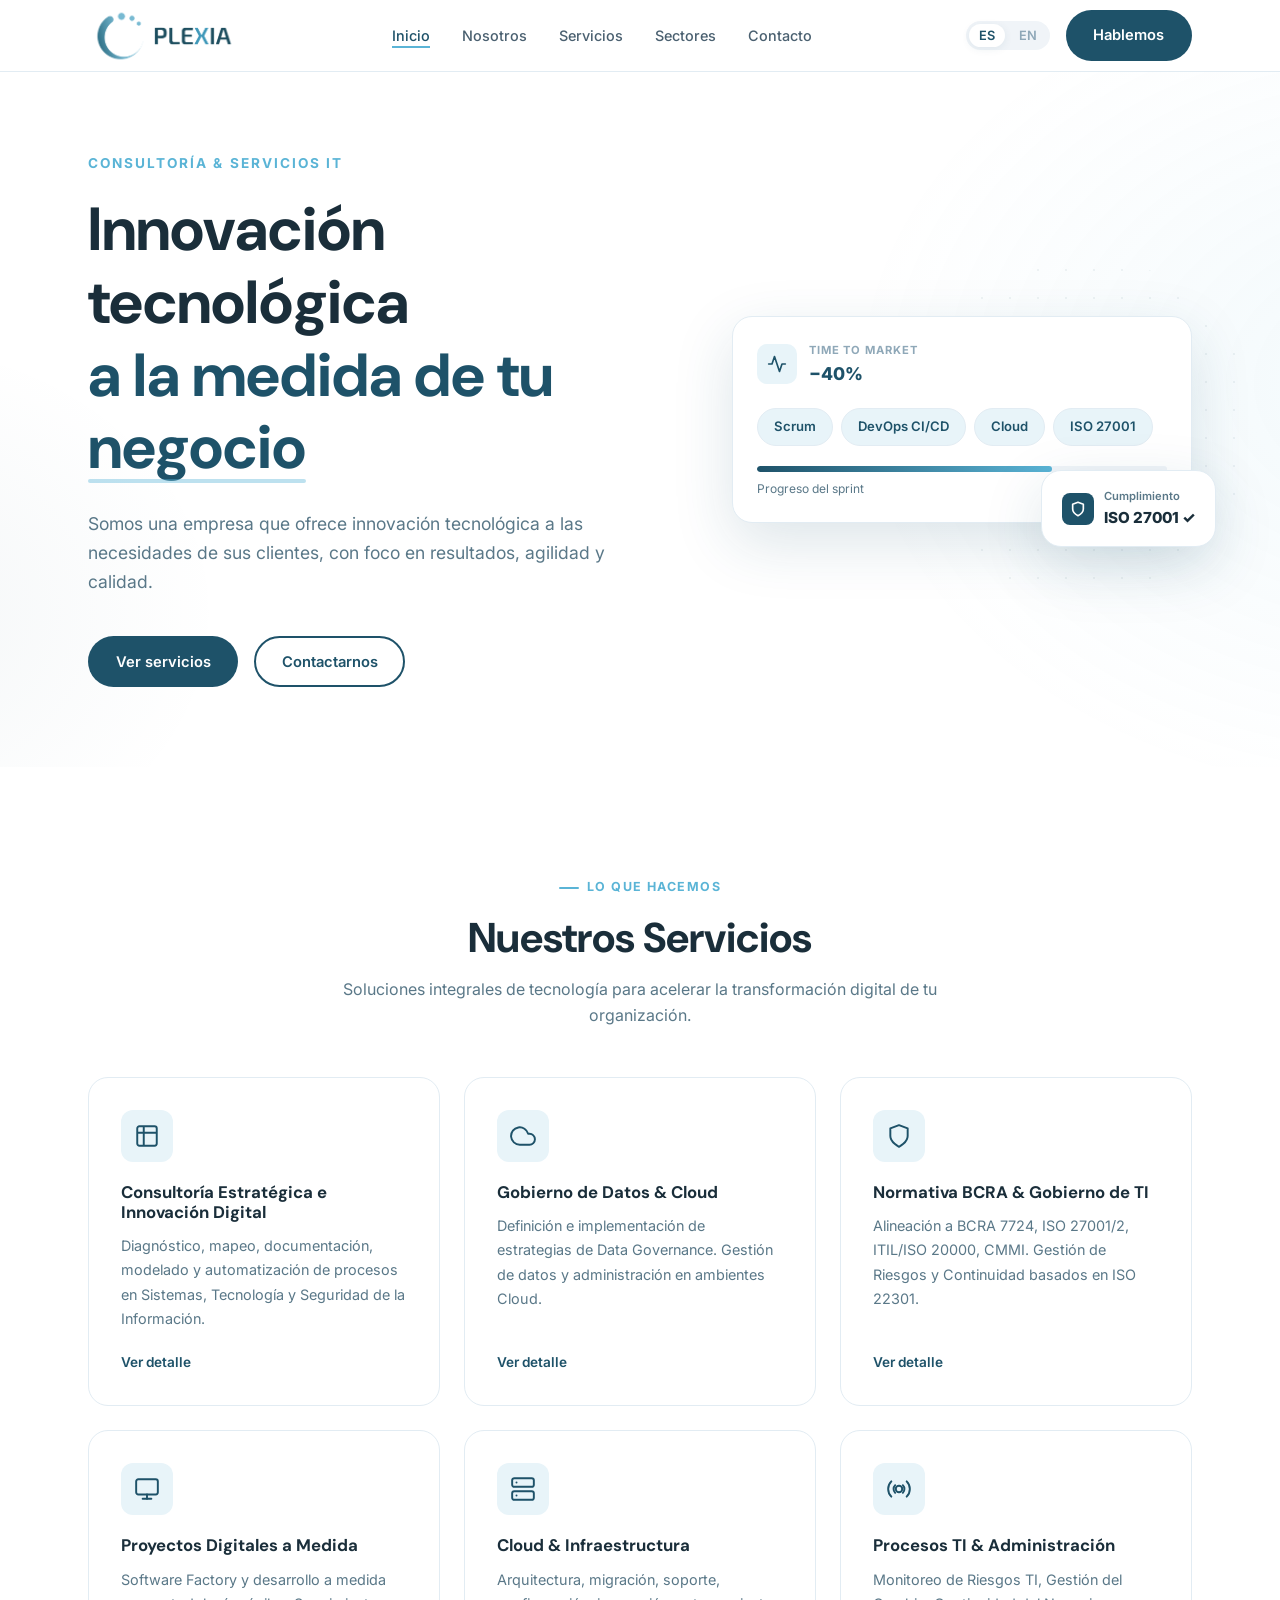
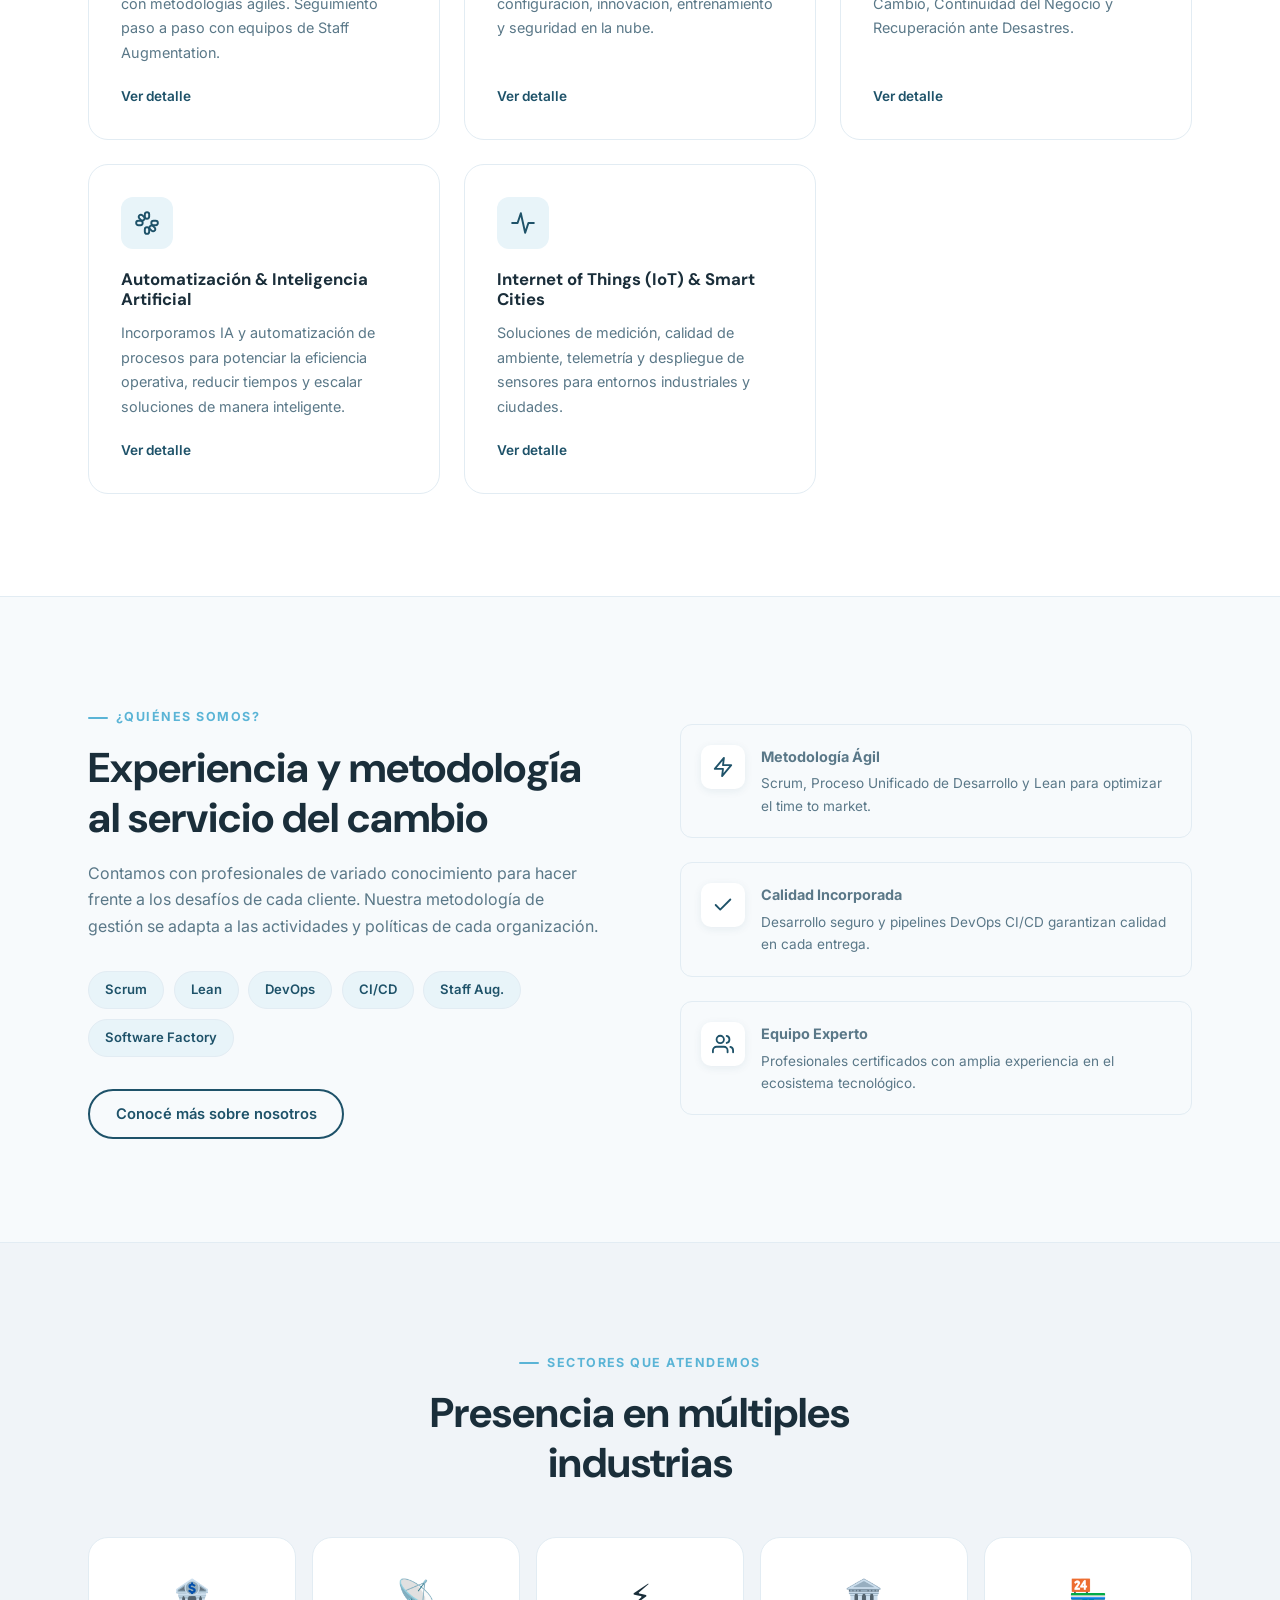
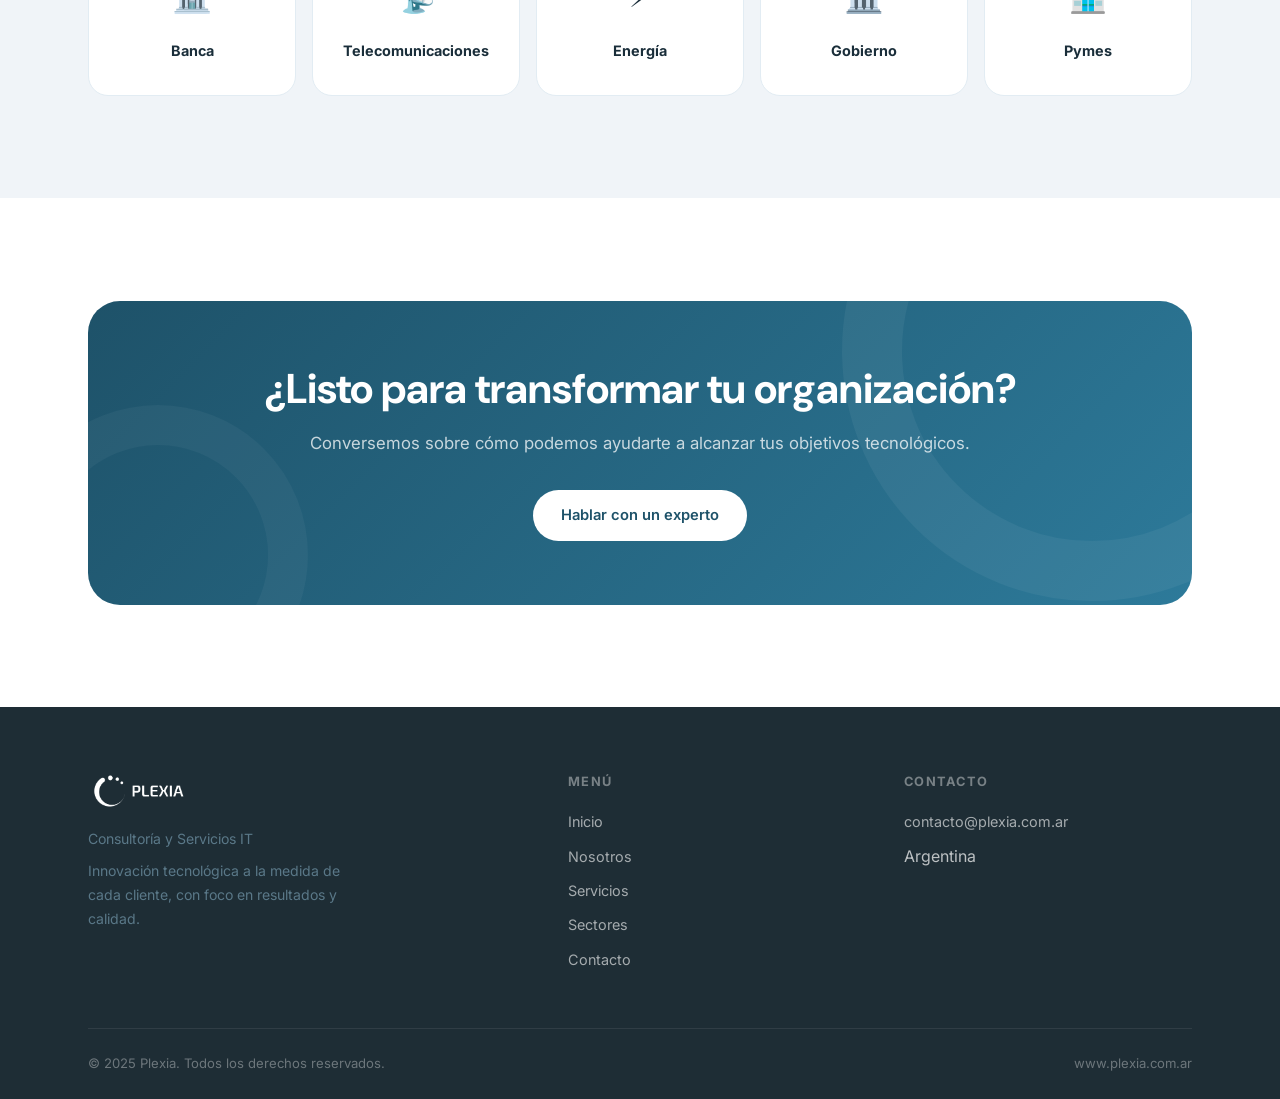
<file: index.html>
<!DOCTYPE html>
<html lang="es">
<head>
  <meta charset="UTF-8" />
  <meta name="viewport" content="width=device-width, initial-scale=1.0" />
  <title>PLEXIA – Consultoría y Servicios IT</title>
  <meta name="description" content="PLEXIA ofrece innovación tecnológica a las necesidades de sus clientes. Consultoría digital, Cloud, Gobierno de TI, desarrollo a medida y más." />
  <meta property="og:title" content="PLEXIA – Consultoría y Servicios IT" />
  <meta property="og:description" content="Innovación tecnológica a la medida de tu negocio." />
  <meta property="og:type" content="website" />
  <meta property="og:url" content="https://www.plexia.com.ar" />
  <link rel="icon" type="image/png" href="img/logo.png" />
  <link rel="stylesheet" href="css/styles.css" />
</head>
<body>

<!-- ─── Navigation ──────────────────────────────────────────── -->
<plexia-header></plexia-header>

<!-- ─── Hero ────────────────────────────────────────────────── -->
<section class="hero">
  <div class="hero__bg" aria-hidden="true"></div>
  <div class="container">
    <div class="hero__grid">

      <div class="hero__content">
        <p class="hero__subtitle" data-i18n="hero_label">Consultoría &amp; Servicios IT</p>
        <h1 class="hero__title">
          <span data-i18n="hero_title_1">Innovación tecnológica</span><br>
          <em data-i18n="hero_title_2">a la medida de tu negocio</em>
        </h1>
        <p class="hero__text" data-i18n="hero_text">
          Somos una empresa que ofrece innovación tecnológica a las necesidades de sus clientes, con foco en resultados, agilidad y calidad.
        </p>
        <div class="hero__actions">
          <a href="servicios.html" class="btn btn-primary" id="hero-btn-services" data-i18n="hero_btn1">Ver servicios</a>
          <a href="contacto.html"  class="btn btn-outline" id="hero-btn-contact"  data-i18n="hero_btn2">Contactarnos</a>
        </div>
      </div>

      <div class="hero__visual" aria-hidden="true">
        <div class="hero__pattern"></div>
        <div class="hero__card-stack">
          <!-- Main floating card -->
          <div class="hero-card hero-card--main">
            <div style="display:flex;align-items:center;gap:.75rem;margin-bottom:1.25rem;">
              <div style="width:40px;height:40px;border-radius:10px;background:var(--blue-pale);display:flex;align-items:center;justify-content:center;">
                <svg width="20" height="20" viewBox="0 0 24 24" fill="none" stroke="var(--blue-dark)" stroke-width="2" stroke-linecap="round" stroke-linejoin="round"><polyline points="22 12 18 12 15 21 9 3 6 12 2 12"/></svg>
              </div>
              <div>
                <div style="font-size:.7rem;font-weight:700;letter-spacing:.08em;text-transform:uppercase;color:var(--gray-400);" data-i18n="hero_card_label">Time to market</div>
                <div style="font-size:1.1rem;font-weight:800;color:var(--blue-dark);">−40%</div>
              </div>
            </div>
            <div style="display:flex;gap:.5rem;flex-wrap:wrap;">
              <span class="pill">Scrum</span>
              <span class="pill">DevOps CI/CD</span>
              <span class="pill">Cloud</span>
              <span class="pill">ISO 27001</span>
            </div>
            <div style="margin-top:1.25rem;height:6px;background:var(--gray-100);border-radius:100px;overflow:hidden;">
              <div style="height:100%;width:72%;background:linear-gradient(90deg,var(--blue-dark),var(--blue-light));border-radius:100px;"></div>
            </div>
            <div style="display:flex;justify-content:space-between;margin-top:.4rem;">
              <span style="font-size:.75rem;color:var(--text-muted);" data-i18n="hero_card_sprint">Progreso del sprint</span>
              <span style="font-size:.75rem;font-weight:700;color:var(--blue-dark);">72%</span>
            </div>
          </div>

          <!-- Secondary floating card -->
          <div class="hero-card hero-card--secondary" style="bottom:-1.5rem;right:-1.5rem;padding:1rem 1.25rem;max-width:200px;">
            <div style="display:flex;align-items:center;gap:.6rem;">
              <div style="width:32px;height:32px;border-radius:8px;background:var(--blue-dark);display:flex;align-items:center;justify-content:center;">
                <svg width="16" height="16" viewBox="0 0 24 24" fill="none" stroke="white" stroke-width="2.5" stroke-linecap="round" stroke-linejoin="round"><path d="M12 22s8-4 8-10V5l-8-3-8 3v7c0 6 8 10 8 10z"/></svg>
              </div>
              <div>
                <div style="font-size:.7rem;font-weight:600;color:var(--text-muted);" data-i18n="hero_card_compliance">Cumplimiento</div>
                <div style="font-size:.95rem;font-weight:800;color:var(--text-main);">ISO 27001 ✓</div>
              </div>
            </div>
          </div>
        </div>
      </div>

    </div>
  </div>
</section>



<!-- ─── Services ─────────────────────────────────────────────── -->
<section class="section" id="servicios">
  <div class="container">
    <div style="text-align:center;max-width:600px;margin:0 auto 1rem;">
      <p class="section-label" data-i18n="services_label">Lo que hacemos</p>
      <h2 data-i18n="services_title">Nuestros Servicios</h2>
      <p style="margin-top:.75rem;" data-i18n="services_subtitle">Soluciones integrales de tecnología para acelerar la transformación digital de tu organización.</p>
    </div>

    <div class="services-grid">

      <a href="servicio-consultoria.html" class="service-card fade-up" id="svc-card-1">
        <div class="service-card__icon">
          <svg viewBox="0 0 24 24" fill="none" stroke-width="1.8" stroke-linecap="round" stroke-linejoin="round">
            <path d="M9 3H5a2 2 0 00-2 2v4m6-6h10a2 2 0 012 2v4M9 3v18m0 0h10a2 2 0 002-2V9M9 21H5a2 2 0 01-2-2V9m0 0h18"/>
          </svg>
        </div>
        <h3 class="service-card__title" data-i18n="svc1_title">Consultoría Estratégica e Innovación Digital</h3>
        <p class="service-card__text" data-i18n="svc1_text">Diagnóstico, mapeo, documentación, modelado y automatización de procesos en Sistemas, Tecnología y Seguridad de la Información.</p>
        <span class="service-card__link" data-i18n="svc_more">Ver detalle →</span>
      </a>

      <a href="servicio-datos-cloud.html" class="service-card fade-up" id="svc-card-2">
        <div class="service-card__icon">
          <svg viewBox="0 0 24 24" fill="none" stroke-width="1.8" stroke-linecap="round" stroke-linejoin="round">
            <path d="M18 10h-1.26A8 8 0 109 20h9a5 5 0 000-10z"/>
          </svg>
        </div>
        <h3 class="service-card__title" data-i18n="svc2_title">Gobierno de Datos &amp; Cloud</h3>
        <p class="service-card__text" data-i18n="svc2_text">Definición e implementación de estrategias de Data Governance. Gestión de datos y administración en ambientes Cloud.</p>
        <span class="service-card__link" data-i18n="svc_more">Ver detalle →</span>
      </a>

      <a href="servicio-normativa.html" class="service-card fade-up" id="svc-card-3">
        <div class="service-card__icon">
          <svg viewBox="0 0 24 24" fill="none" stroke-width="1.8" stroke-linecap="round" stroke-linejoin="round">
            <path d="M12 22s8-4 8-10V5l-8-3-8 3v7c0 6 8 10 8 10z"/>
          </svg>
        </div>
        <h3 class="service-card__title" data-i18n="svc3_title">Normativa BCRA &amp; Gobierno de TI</h3>
        <p class="service-card__text" data-i18n="svc3_text">Alineación a BCRA 7724, ISO 27001/2, ITIL/ISO 20000, CMMI. Gestión de Riesgos y Continuidad basados en ISO 22301.</p>
        <span class="service-card__link" data-i18n="svc_more">Ver detalle →</span>
      </a>

      <a href="servicio-proyectos.html" class="service-card fade-up" id="svc-card-4">
        <div class="service-card__icon">
          <svg viewBox="0 0 24 24" fill="none" stroke-width="1.8" stroke-linecap="round" stroke-linejoin="round">
            <rect x="2" y="3" width="20" height="14" rx="2"/><line x1="8" y1="21" x2="16" y2="21"/><line x1="12" y1="17" x2="12" y2="21"/>
          </svg>
        </div>
        <h3 class="service-card__title" data-i18n="svc4_title">Proyectos Digitales a Medida</h3>
        <p class="service-card__text" data-i18n="svc4_text">Software Factory y desarrollo a medida con metodologías ágiles. Seguimiento paso a paso con equipos de Staff Augmentation.</p>
        <span class="service-card__link" data-i18n="svc_more">Ver detalle →</span>
      </a>

      <a href="servicio-cloud-infra.html" class="service-card fade-up" id="svc-card-5">
        <div class="service-card__icon">
          <svg viewBox="0 0 24 24" fill="none" stroke-width="1.8" stroke-linecap="round" stroke-linejoin="round">
            <rect x="2" y="2" width="20" height="8" rx="2"/><rect x="2" y="14" width="20" height="8" rx="2"/>
            <line x1="6" y1="6" x2="6.01" y2="6"/><line x1="6" y1="18" x2="6.01" y2="18"/>
          </svg>
        </div>
        <h3 class="service-card__title" data-i18n="svc5_title">Cloud &amp; Infraestructura</h3>
        <p class="service-card__text" data-i18n="svc5_text">Arquitectura, migración, soporte, configuración, innovación, entrenamiento y seguridad en la nube.</p>
        <span class="service-card__link" data-i18n="svc_more">Ver detalle →</span>
      </a>

      <a href="servicio-procesos.html" class="service-card fade-up" id="svc-card-6">
        <div class="service-card__icon">
          <svg viewBox="0 0 24 24" fill="none" stroke-width="1.8" stroke-linecap="round" stroke-linejoin="round">
            <circle cx="12" cy="12" r="3"/><path d="M19.07 4.93a10 10 0 010 14.14M4.93 4.93a10 10 0 000 14.14"/>
            <path d="M15.54 8.46a5 5 0 010 7.07M8.46 8.46a5 5 0 000 7.07"/>
          </svg>
        </div>
        <h3 class="service-card__title" data-i18n="svc6_title">Procesos TI &amp; Administración</h3>
        <p class="service-card__text" data-i18n="svc6_text">Monitoreo de Riesgos TI, Gestión del Cambio, Continuidad del Negocio y Recuperación ante Desastres.</p>
        <span class="service-card__link" data-i18n="svc_more">Ver detalle →</span>
      </a>

      <a href="servicio-ia.html" class="service-card fade-up" id="svc-card-7">
        <div class="service-card__icon">
          <svg viewBox="0 0 24 24" fill="none" stroke-width="1.8" stroke-linecap="round" stroke-linejoin="round">
            <path d="M12 2a2 2 0 012 2v2a2 2 0 01-2 2 2 2 0 01-2-2V4a2 2 0 012-2z"/>
            <path d="M12 16a2 2 0 012 2v2a2 2 0 01-2 2 2 2 0 01-2-2v-2a2 2 0 012-2z"/>
            <path d="M4.93 4.93a2 2 0 012.83 0l1.41 1.41a2 2 0 010 2.83 2 2 0 01-2.83 0L4.93 7.76a2 2 0 010-2.83z"/>
            <path d="M14.83 14.83a2 2 0 012.83 0l1.41 1.41a2 2 0 010 2.83 2 2 0 01-2.83 0l-1.41-1.41a2 2 0 010-2.83z"/>
            <path d="M2 12a2 2 0 012-2h2a2 2 0 012 2 2 2 0 01-2 2H4a2 2 0 01-2-2z"/>
            <path d="M16 12a2 2 0 012-2h2a2 2 0 012 2 2 2 0 01-2 2h-2a2 2 0 01-2-2z"/>
          </svg>
        </div>
        <h3 class="service-card__title" data-i18n="svc7_title">Automatización &amp; Inteligencia Artificial</h3>
        <p class="service-card__text" data-i18n="svc7_text">Incorporamos IA y automatización de procesos para potenciar la eficiencia operativa, reducir tiempos y escalar soluciones de manera inteligente.</p>
        <span class="service-card__link" data-i18n="svc_more">Ver detalle →</span>
      </a>

      <a href="servicio-iot.html" class="service-card fade-up" id="svc-card-8">
        <div class="service-card__icon">
          <svg viewBox="0 0 24 24" fill="none" stroke-width="1.8" stroke-linecap="round" stroke-linejoin="round">
            <polyline points="2 12 7 12 10 3 14 21 17 12 22 12"></polyline>
          </svg>
        </div>
        <h3 class="service-card__title" data-i18n="svc8_title">Internet of Things (IoT) &amp; Smart Cities</h3>
        <p class="service-card__text" data-i18n="svc8_text">Soluciones de medición, calidad de ambiente, telemetría y despliegue de sensores para entornos industriales y ciudades.</p>
        <span class="service-card__link" data-i18n="svc_more">Ver detalle →</span>
      </a>


    </div>
  </div>
</section>

<!-- ─── About Teaser ──────────────────────────────────────────── -->
<section class="section" style="background:var(--off-white);border-top:1px solid var(--gray-200);border-bottom:1px solid var(--gray-200);">
  <div class="container">
    <div class="about-grid">

      <div class="fade-up">
        <p class="section-label" data-i18n="about_label">¿Quiénes somos?</p>
        <h2 data-i18n="about_title">Experiencia y metodología al servicio del cambio</h2>
        <p style="margin-top:1rem;margin-bottom:2rem;" data-i18n="about_text">
          Contamos con profesionales de variado conocimiento para hacer frente a los desafíos de cada cliente.
        </p>
        <div class="methodology-pills">
          <span class="pill">Scrum</span>
          <span class="pill">Lean</span>
          <span class="pill">DevOps</span>
          <span class="pill">CI/CD</span>
          <span class="pill">Staff Aug.</span>
          <span class="pill">Software Factory</span>
        </div>
        <a href="nosotros.html" class="btn btn-outline" style="margin-top:2rem;" id="about-more-btn" data-i18n="about_link">Conocé más sobre nosotros</a>
      </div>

      <div class="about__blocks fade-up">
        <div class="about__block">
          <div class="about__block-icon">
            <svg viewBox="0 0 24 24" fill="none" stroke-width="2" stroke-linecap="round" stroke-linejoin="round">
              <path d="M13 2L3 14h9l-1 8 10-12h-9l1-8z"/>
            </svg>
          </div>
          <div>
            <p class="about__block-title" data-i18n="about_b1_title">Metodología Ágil</p>
            <p class="about__block-text" data-i18n="about_b1_text">Scrum, Proceso Unificado de Desarrollo y Lean para optimizar el time to market.</p>
          </div>
        </div>
        <div class="about__block">
          <div class="about__block-icon">
            <svg viewBox="0 0 24 24" fill="none" stroke-width="2" stroke-linecap="round" stroke-linejoin="round">
              <polyline points="20 6 9 17 4 12"/>
            </svg>
          </div>
          <div>
            <p class="about__block-title" data-i18n="about_b2_title">Calidad Incorporada</p>
            <p class="about__block-text" data-i18n="about_b2_text">Desarrollo seguro y pipelines DevOps CI/CD garantizan calidad en cada entrega.</p>
          </div>
        </div>
        <div class="about__block">
          <div class="about__block-icon">
            <svg viewBox="0 0 24 24" fill="none" stroke-width="2" stroke-linecap="round" stroke-linejoin="round">
              <path d="M17 21v-2a4 4 0 00-4-4H5a4 4 0 00-4 4v2"/><circle cx="9" cy="7" r="4"/>
              <path d="M23 21v-2a4 4 0 00-3-3.87"/><path d="M16 3.13a4 4 0 010 7.75"/>
            </svg>
          </div>
          <div>
            <p class="about__block-title" data-i18n="about_b3_title">Equipo Experto</p>
            <p class="about__block-text" data-i18n="about_b3_text">Profesionales certificados con amplia experiencia en el ecosistema tecnológico.</p>
          </div>
        </div>
      </div>

    </div>
  </div>
</section>

<!-- ─── Industries ────────────────────────────────────────────── -->
<section class="section industries-section">
  <div class="container">
    <div style="text-align:center;max-width:560px;margin:0 auto;">
      <p class="section-label" data-i18n="industries_label">Sectores que atendemos</p>
      <h2 data-i18n="industries_title">Presencia en múltiples industrias</h2>
    </div>
    <div class="industries-grid">
      <div class="industry-card fade-up">
        <span class="industry-card__icon">🏦</span>
        <p class="industry-card__name" data-i18n="ind1">Banca</p>
      </div>
      <div class="industry-card fade-up">
        <span class="industry-card__icon">📡</span>
        <p class="industry-card__name" data-i18n="ind3">Telecomunicaciones</p>
      </div>
      <div class="industry-card fade-up">
        <span class="industry-card__icon">⚡</span>
        <p class="industry-card__name" data-i18n="ind4">Energía</p>
      </div>
      <div class="industry-card fade-up">
        <span class="industry-card__icon">🏛️</span>
        <p class="industry-card__name" data-i18n="ind5">Gobierno</p>
      </div>
      <div class="industry-card fade-up">
        <span class="industry-card__icon">🏪</span>
        <p class="industry-card__name" data-i18n="ind6">Pymes</p>
      </div>
    </div>
  </div>
</section>

<!-- ─── CTA Banner ────────────────────────────────────────────── -->
<section class="section">
  <div class="container">
    <div class="cta-banner fade-up">
      <h2 data-i18n="cta_title">¿Listo para transformar tu organización?</h2>
      <p data-i18n="cta_text">Conversemos sobre cómo podemos ayudarte a alcanzar tus objetivos tecnológicos.</p>
      <a href="contacto.html" class="btn btn-light" id="cta-main-btn" data-i18n="cta_btn">Hablar con un experto</a>
    </div>
  </div>
</section>

<!-- ─── Footer ────────────────────────────────────────────────── -->
<plexia-footer></plexia-footer>

<script src="js/components.js"></script>
<script src="js/main.js"></script>
</body>
</html>
</file>
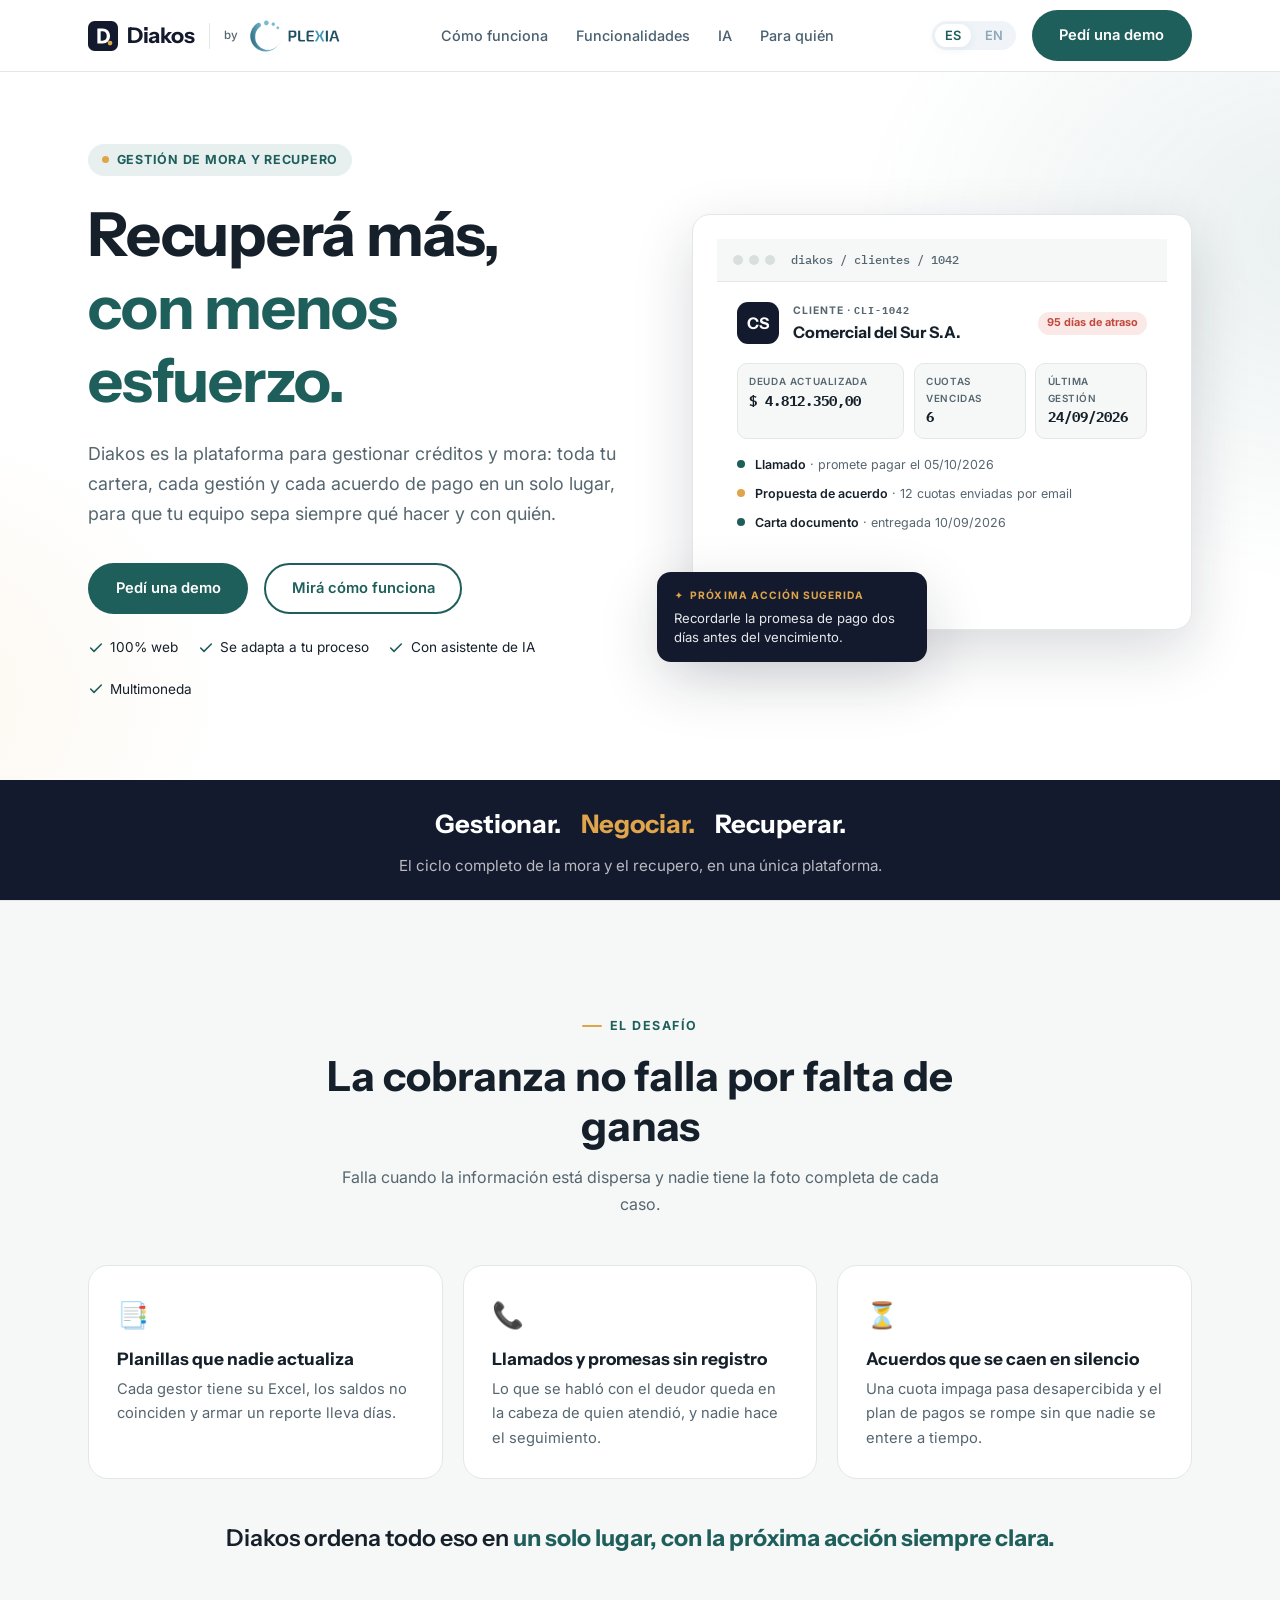
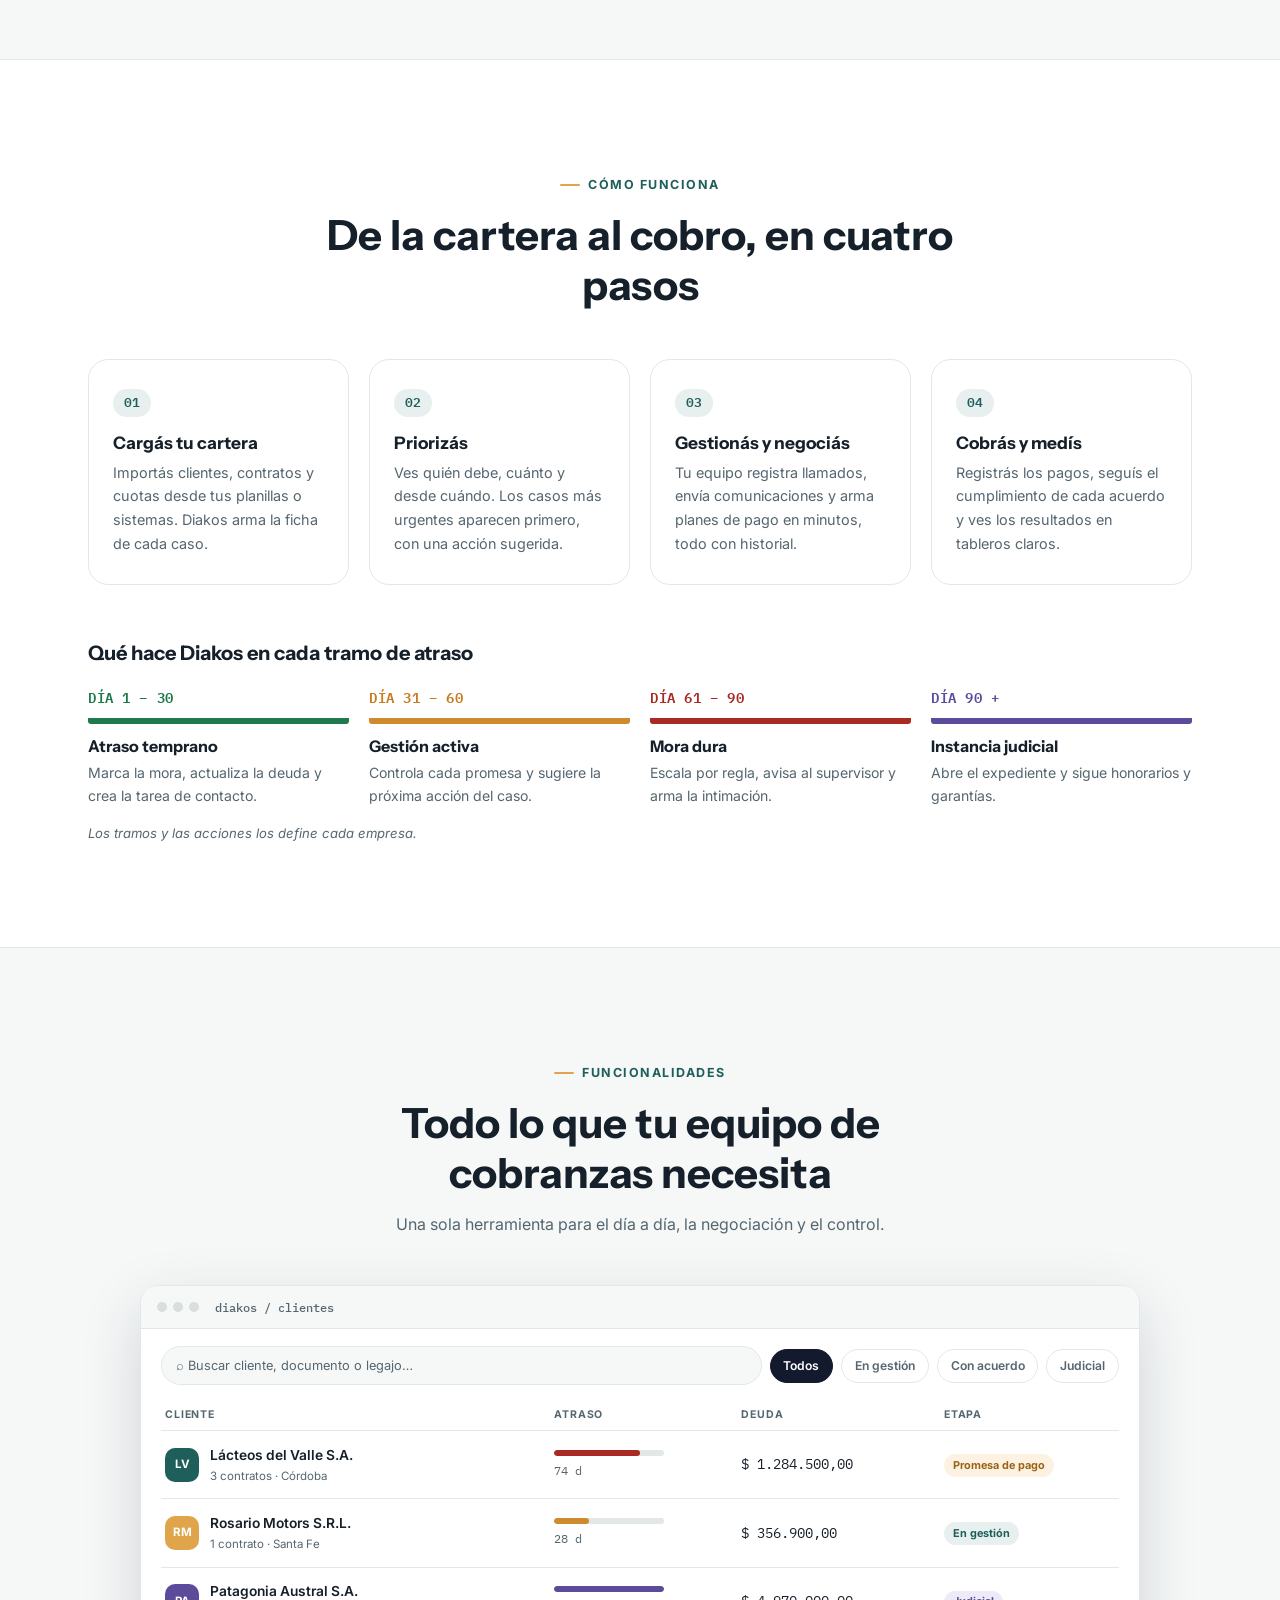
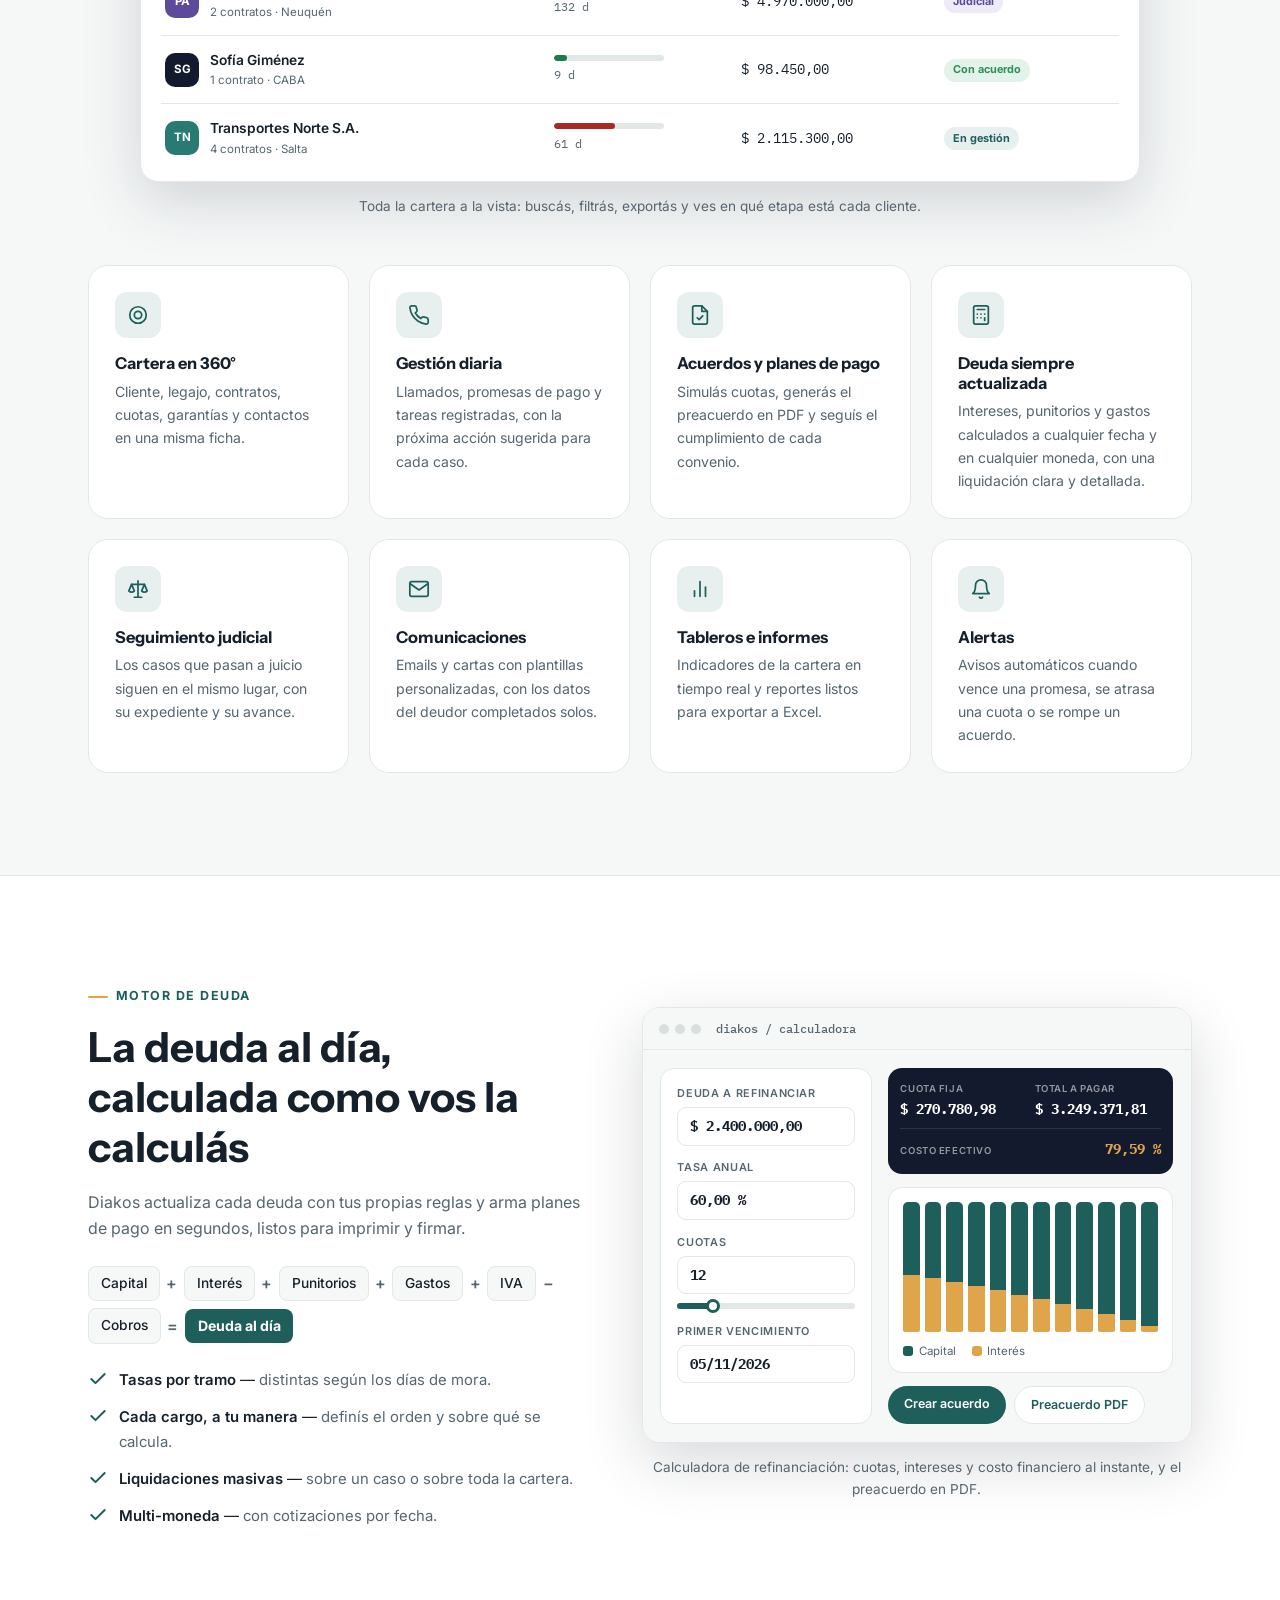
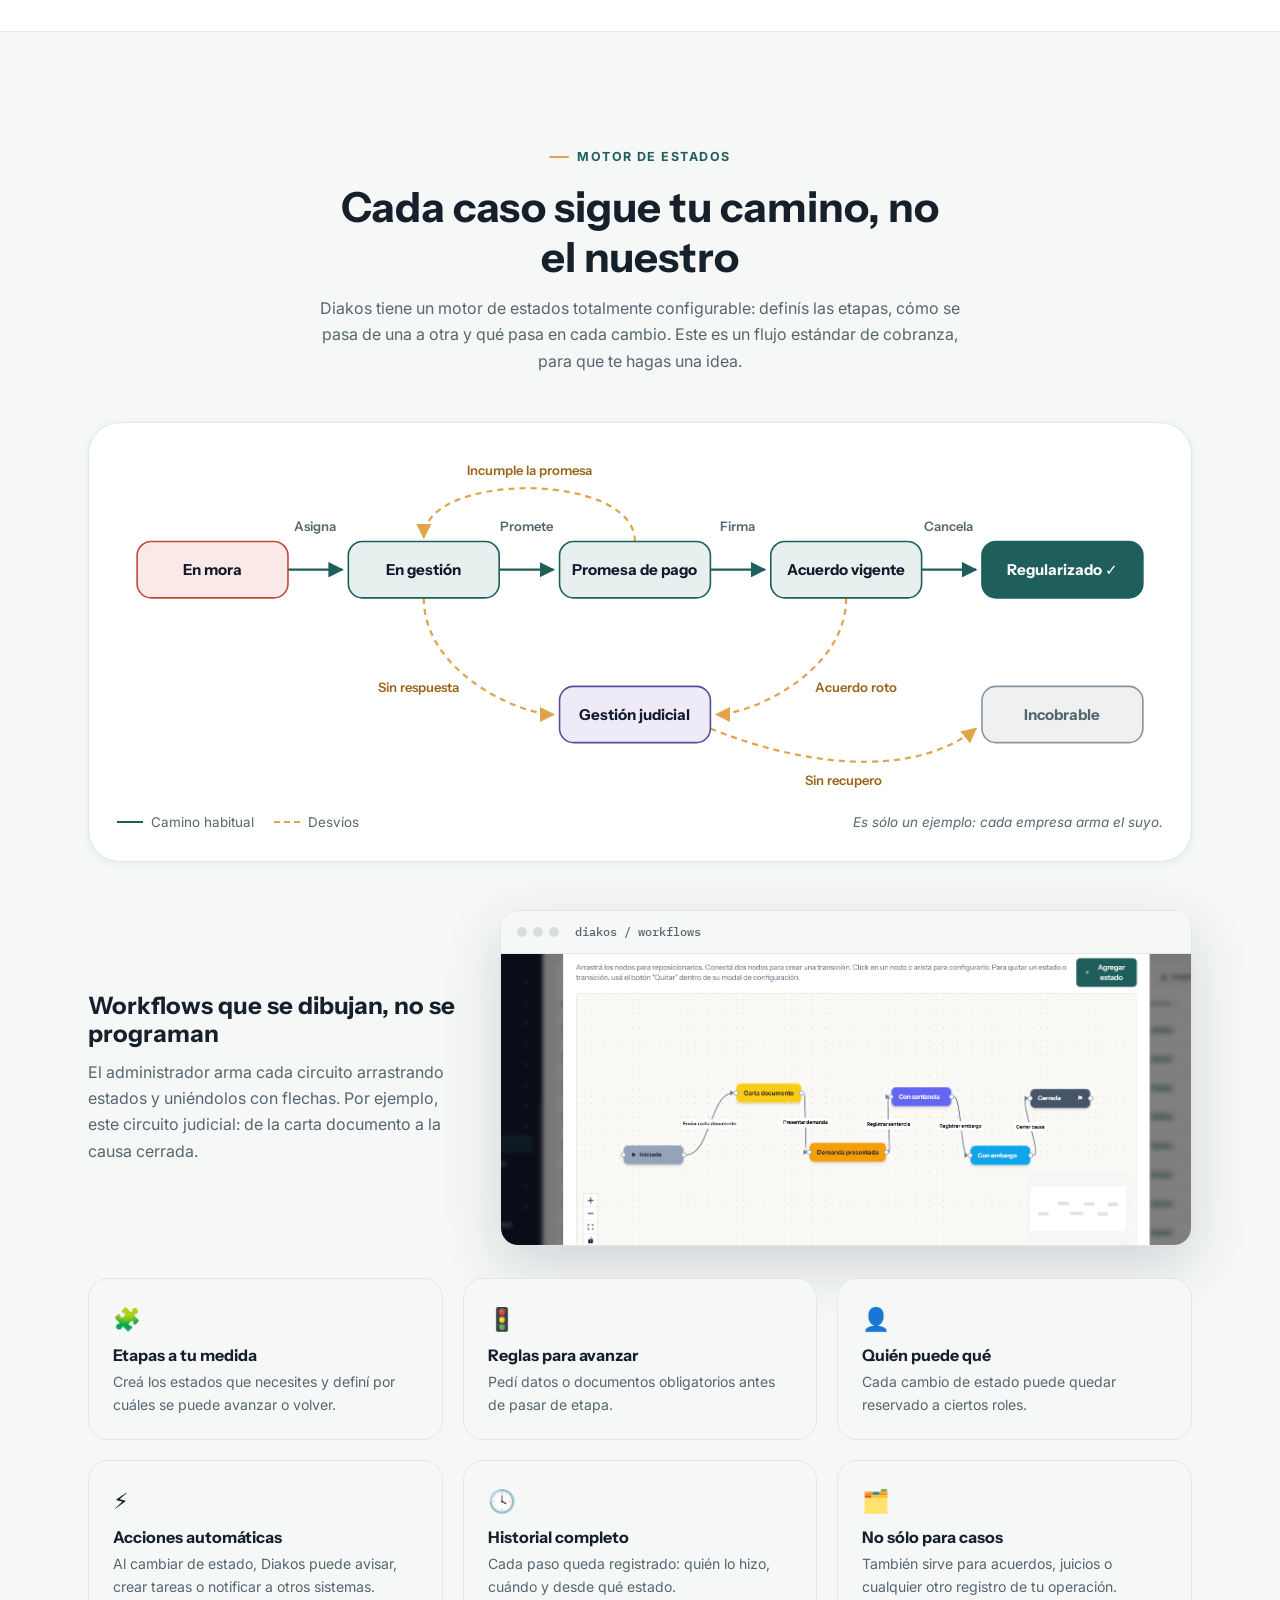
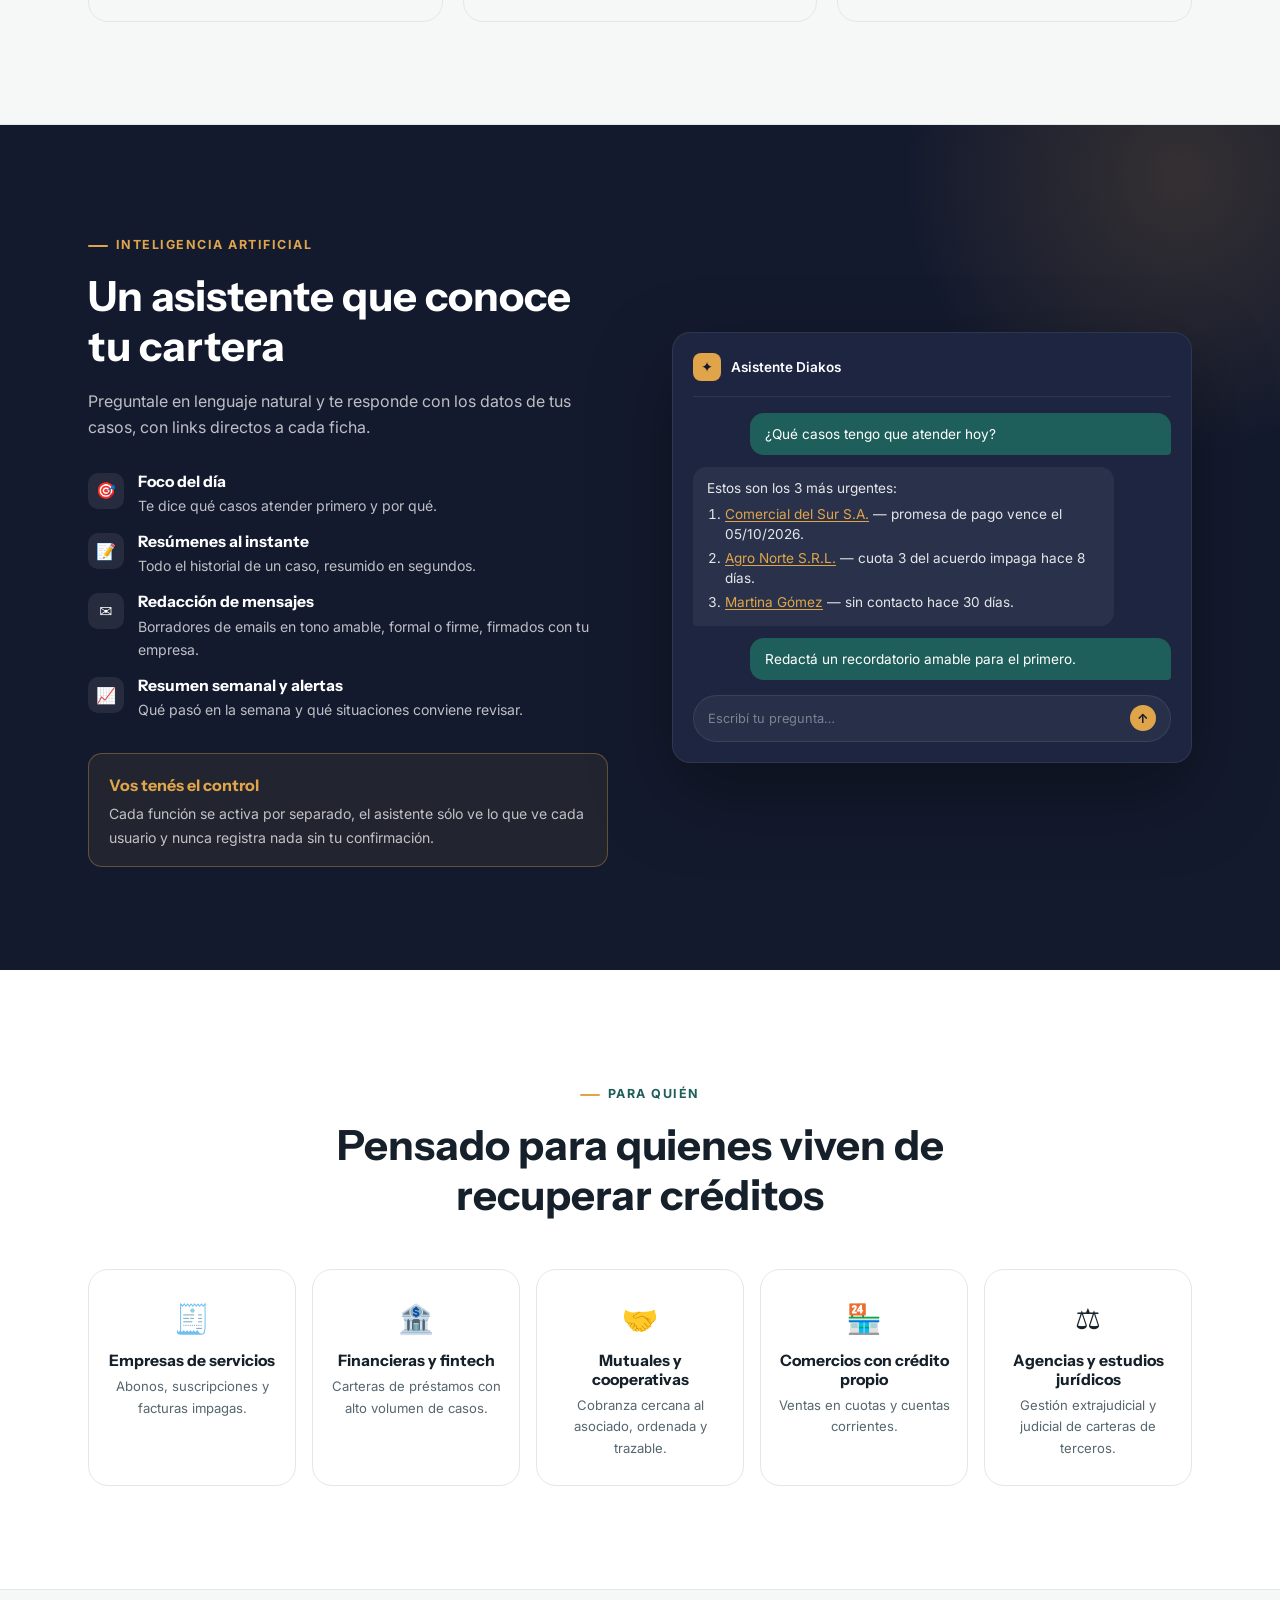
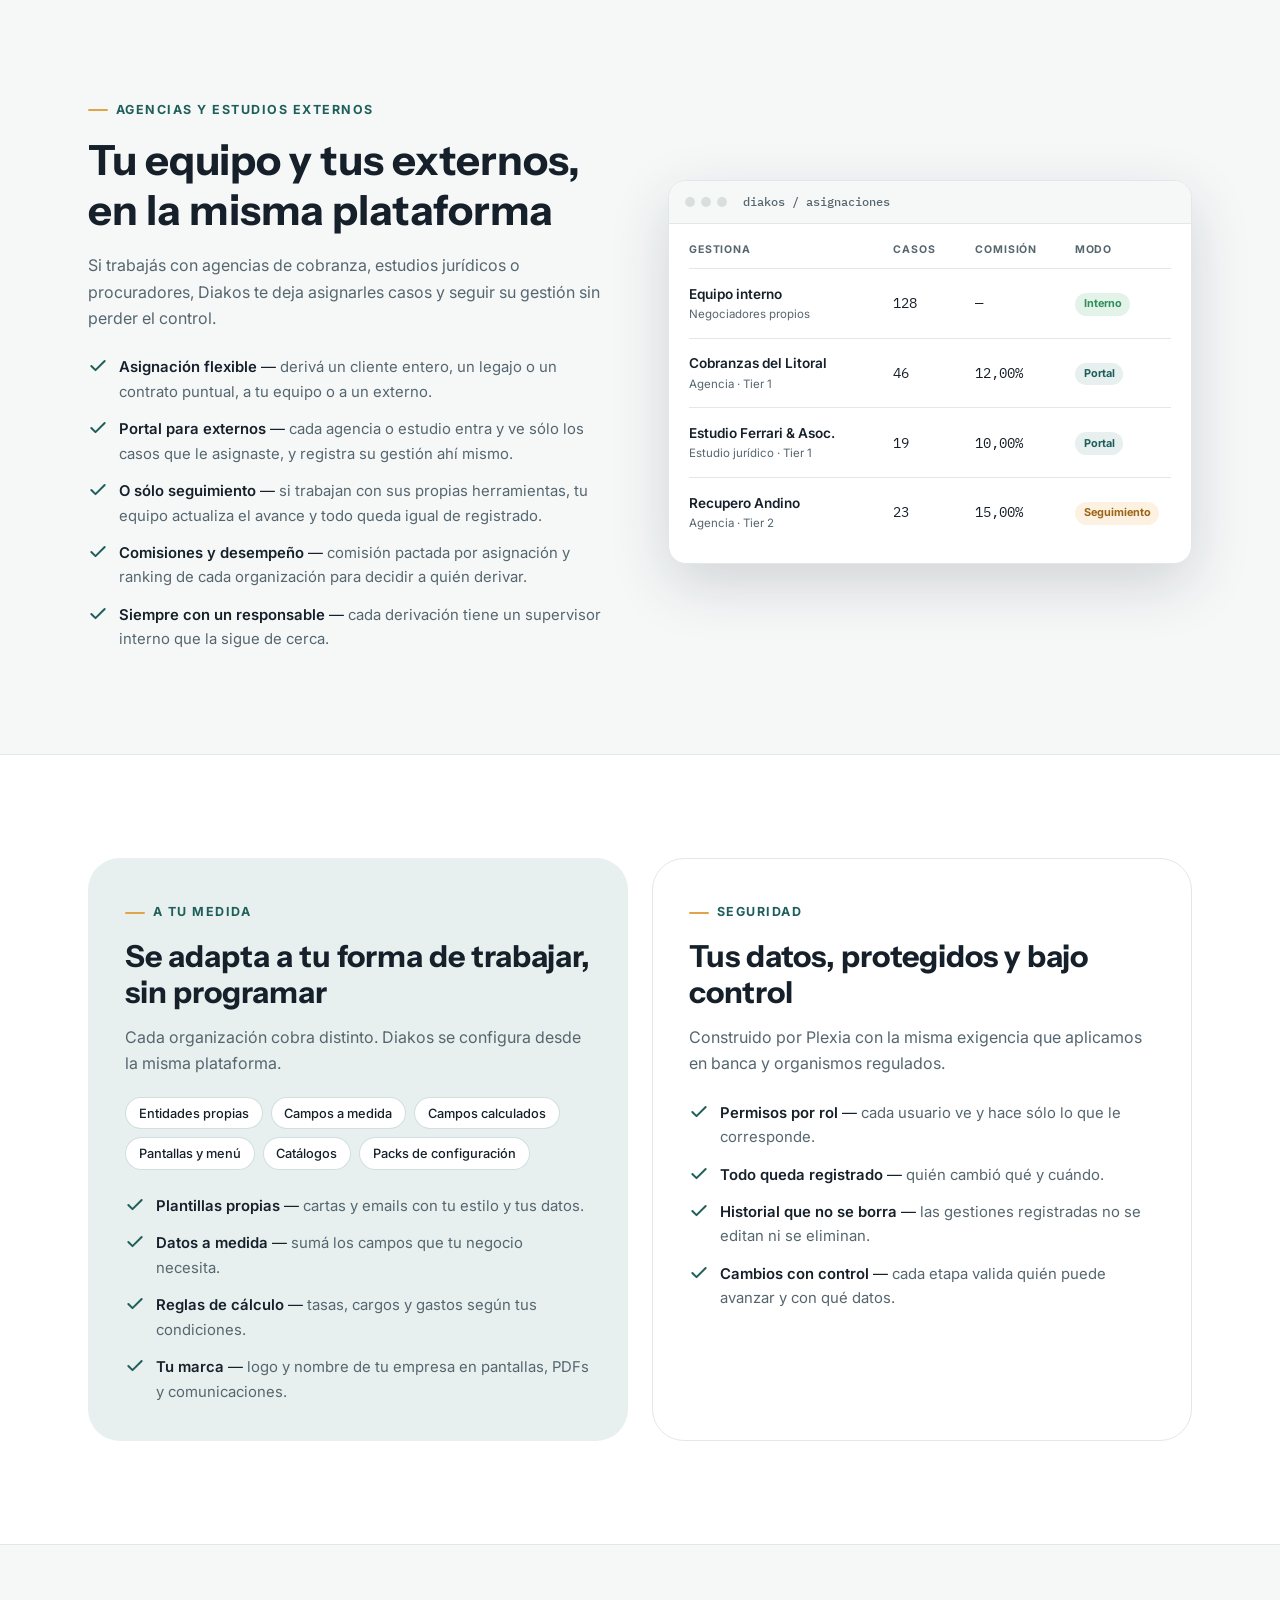
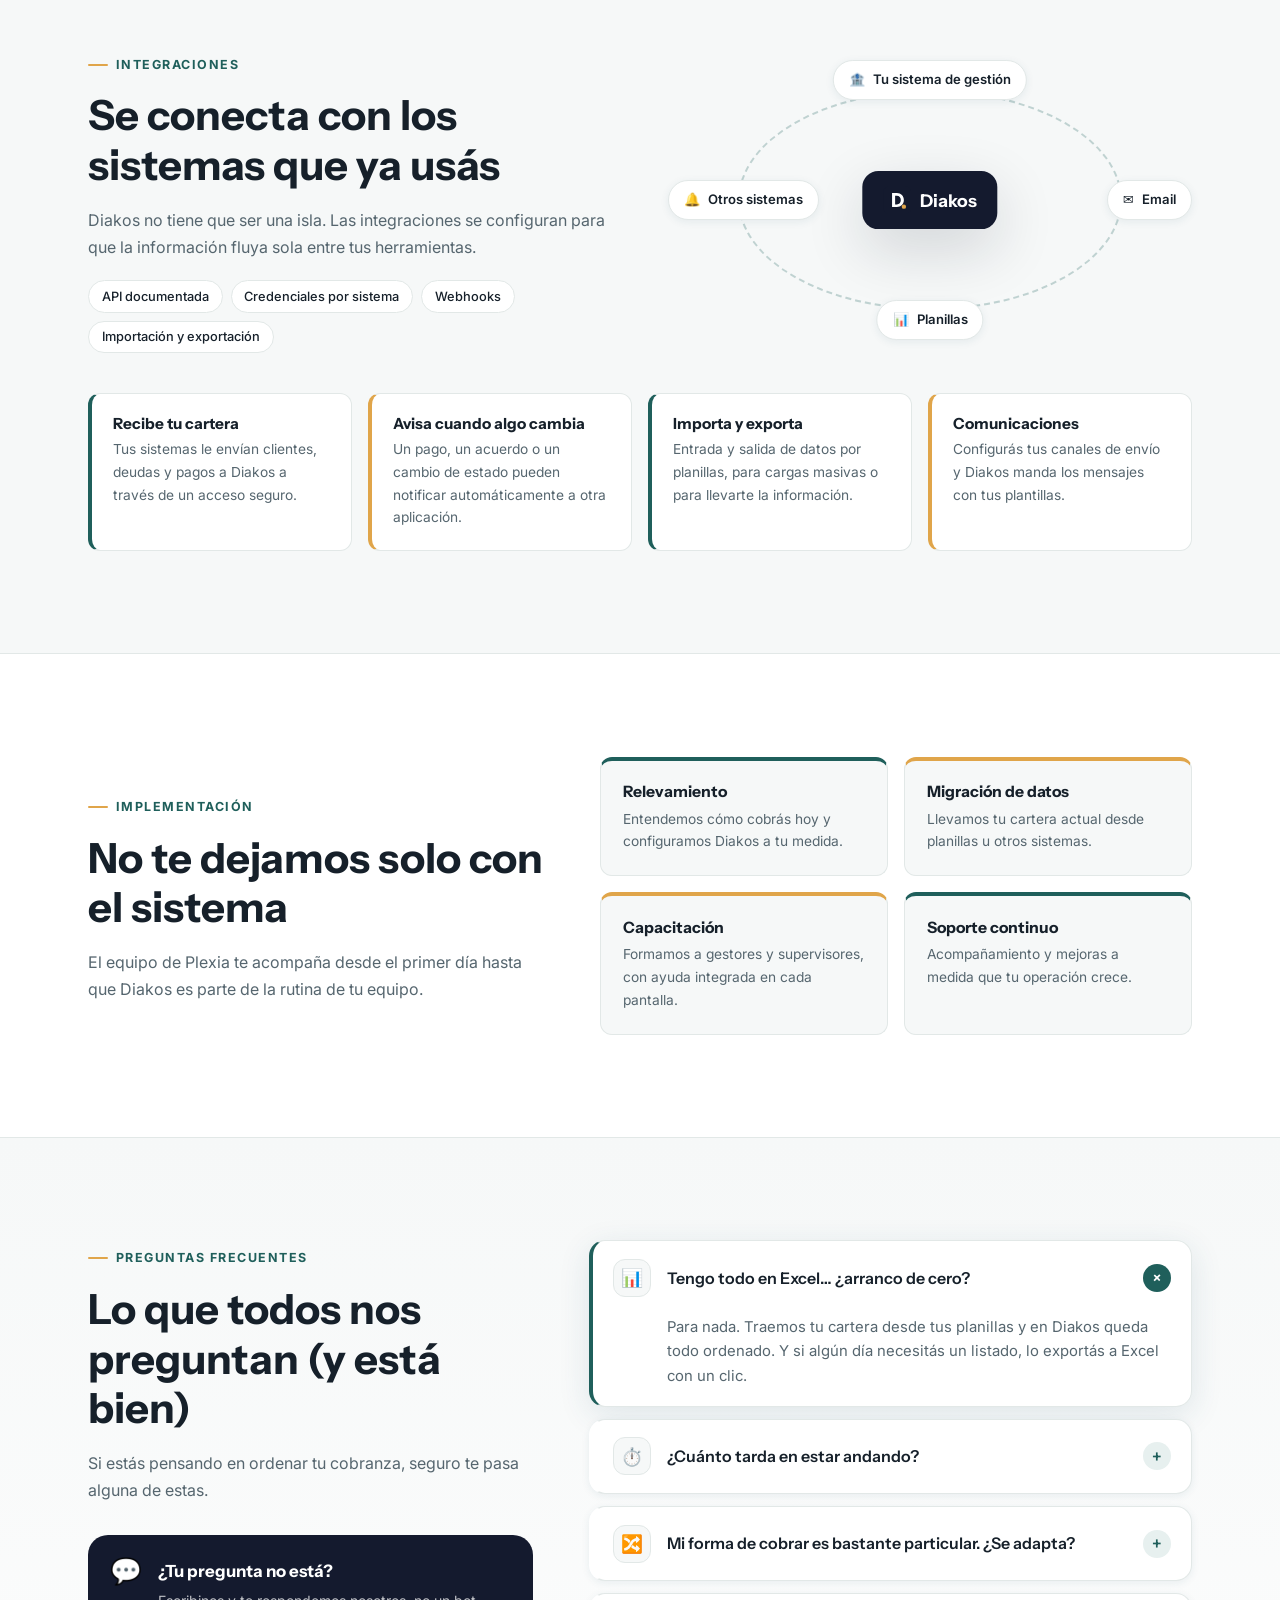
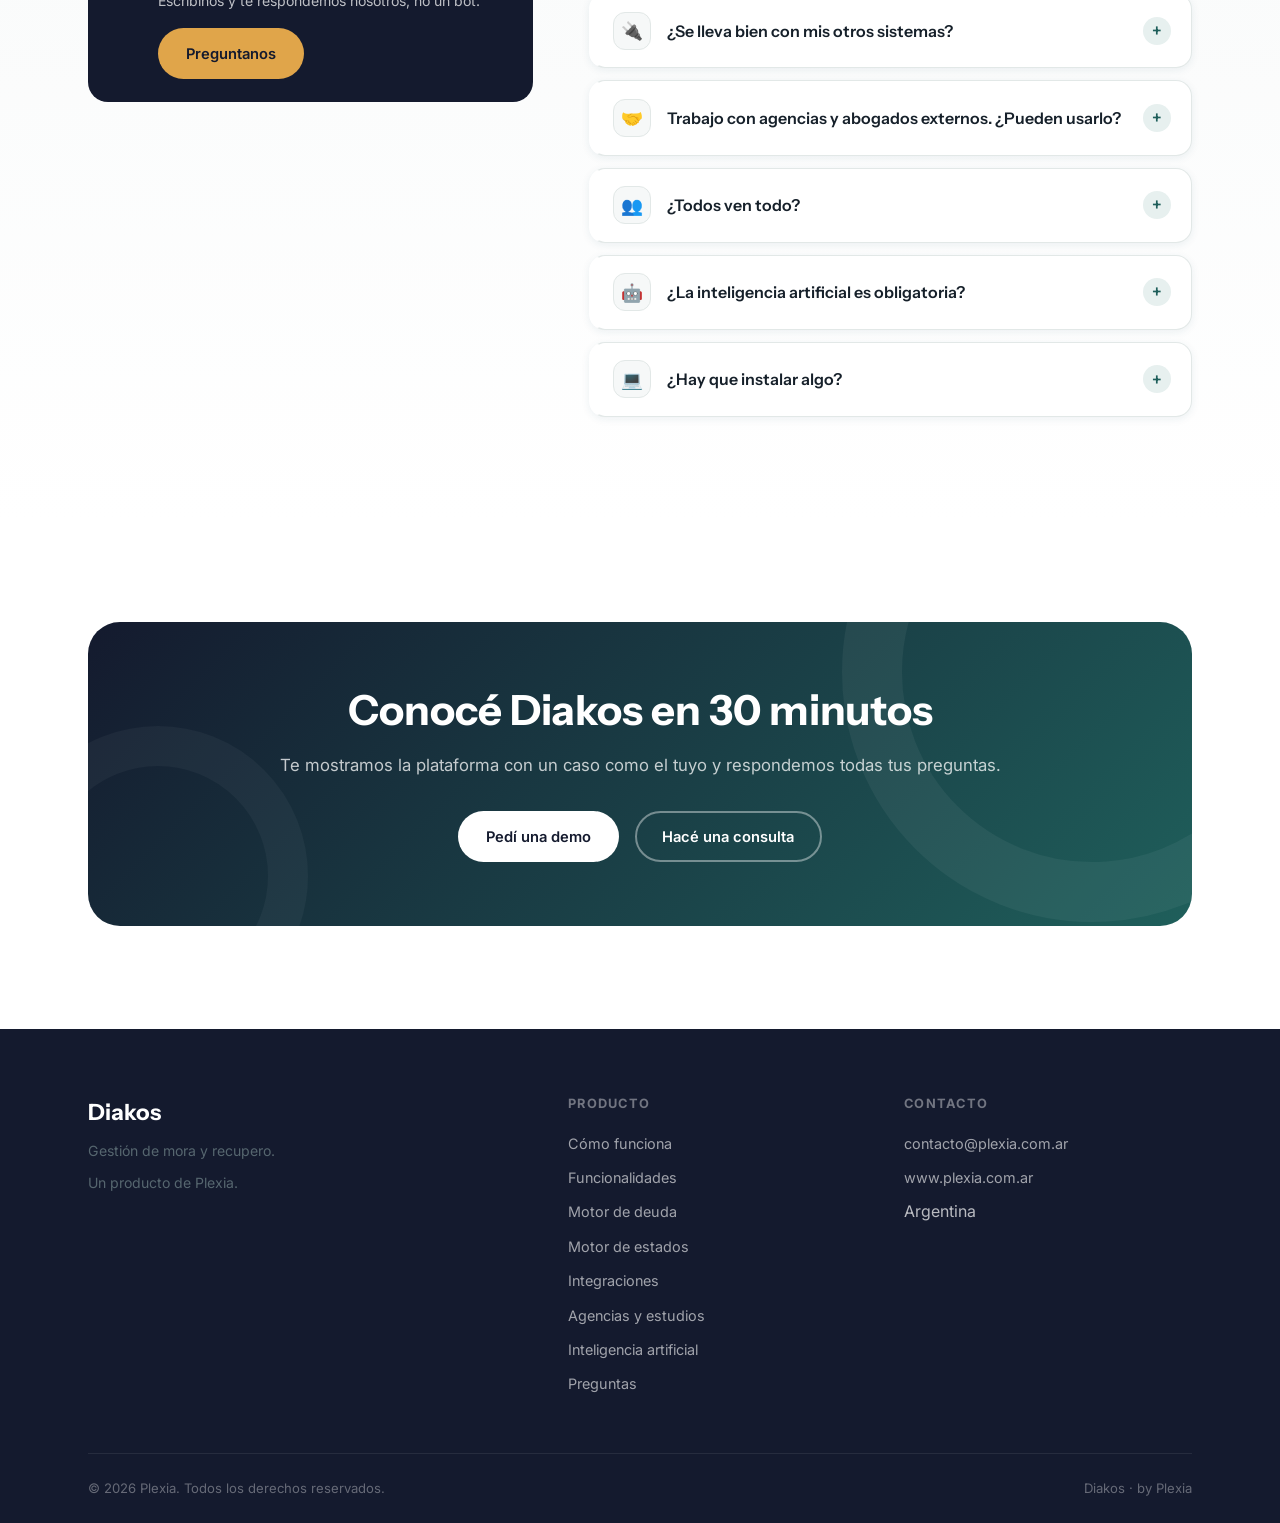
<file: diakos/index.html>
<!DOCTYPE html>
<html lang="es">
<head>
  <meta charset="UTF-8" />
  <meta name="viewport" content="width=device-width, initial-scale=1.0" />
  <title>Diakos – Gestión de Mora y Recupero | Plexia</title>
  <meta name="description" content="Diakos es la plataforma para gestionar créditos y mora: toda tu cartera, cada gestión y cada acuerdo de pago en un solo lugar." />
  <!-- Página aún no publicada en el sitio: accesible sólo por URL, fuera de buscadores -->
  <meta name="robots" content="noindex, nofollow" />
  <meta property="og:title" content="Diakos – Gestión de Mora y Recupero" />
  <meta property="og:description" content="Toda tu cartera, cada gestión y cada acuerdo de pago en un solo lugar." />
  <meta property="og:type" content="website" />
  <link rel="icon" type="image/svg+xml" href="favicon.svg" />
  <link rel="stylesheet" href="../css/styles.css?v=20260930175301" />
  <link rel="stylesheet" href="diakos.css?v=20260930175301" />
</head>
<body class="dk">

<!-- ─── Navigation (propia de la landing, sin links hacia/desde el sitio) ─── -->
<nav class="nav" id="main-nav">
  <div class="container nav__inner">
    <a href="#top" class="dk-brand" aria-label="Diakos – Inicio">
      <span class="dk-brand__logo"><img src="favicon.svg" alt="" />Diakos</span>
      <span class="dk-brand__sep" aria-hidden="true"></span>
      <span class="dk-brand__by"><span data-i18n="dk_by">by</span><img src="../img/logo-h.png" alt="Plexia" /></span>
    </a>
    <ul class="nav__links" role="list">
      <li><a href="#como-funciona"   class="nav__link" data-i18n="dk_nav_how">Cómo funciona</a></li>
      <li><a href="#funcionalidades" class="nav__link" data-i18n="dk_nav_features">Funcionalidades</a></li>
      <li><a href="#ia"              class="nav__link" data-i18n="dk_nav_ai_short">IA</a></li>
      <li><a href="#para-quien"      class="nav__link" data-i18n="dk_nav_who">Para quién</a></li>
    </ul>
    <div class="nav__actions">
      <div class="lang-switcher" role="group" aria-label="Cambiar idioma">
        <button class="lang-btn active" data-lang="es" aria-label="Español">ES</button>
        <button class="lang-btn"        data-lang="en" aria-label="English">EN</button>
      </div>
      <a href="mailto:contacto@plexia.com.ar?subject=Demo%20Diakos" class="btn btn-primary" data-i18n="dk_cta_demo">Pedí una demo</a>
    </div>
    <button class="nav__burger" aria-label="Menú" aria-expanded="false">
      <span></span><span></span><span></span>
    </button>
  </div>
</nav>
<div class="mobile-menu" role="dialog" aria-label="Menú móvil">
  <a href="#como-funciona"   class="mobile-menu__link" data-i18n="dk_nav_how">Cómo funciona</a>
  <a href="#funcionalidades" class="mobile-menu__link" data-i18n="dk_nav_features">Funcionalidades</a>
  <a href="#deuda"           class="mobile-menu__link" data-i18n="dk_nav_debt">Motor de deuda</a>
  <a href="#estados"         class="mobile-menu__link" data-i18n="dk_nav_states">Motor de estados</a>
  <a href="#integraciones"   class="mobile-menu__link" data-i18n="dk_nav_integ">Integraciones</a>
  <a href="#externos"        class="mobile-menu__link" data-i18n="dk_nav_ext">Agencias y estudios</a>
  <a href="#ia"              class="mobile-menu__link" data-i18n="dk_nav_ai">Inteligencia artificial</a>
  <a href="#para-quien"      class="mobile-menu__link" data-i18n="dk_nav_who">Para quién</a>
  <a href="#preguntas"       class="mobile-menu__link" data-i18n="dk_nav_faq">Preguntas</a>
  <a href="mailto:contacto@plexia.com.ar?subject=Demo%20Diakos" class="mobile-menu__link" data-i18n="dk_cta_demo">Pedí una demo</a>
  <div class="mobile-menu__divider"></div>
  <div class="mobile-lang">
    <button class="lang-btn active" data-lang="es">ES</button>
    <button class="lang-btn"        data-lang="en">EN</button>
  </div>
</div>

<!-- ─── Hero ────────────────────────────────────────────────── -->
<section class="dk-hero" id="top">
  <div class="container">
    <div class="dk-hero__grid">

      <div>
        <p class="dk-hero__eyebrow" data-i18n="dk_hero_eyebrow">Gestión de mora y recupero</p>
        <h1>
          <span data-i18n="dk_hero_t1">Recuperá más,</span>
          <span class="hl" data-i18n="dk_hero_t2">con menos esfuerzo.</span>
        </h1>
        <p class="dk-hero__text" data-i18n="dk_hero_text">Diakos es la plataforma para gestionar créditos y mora: toda tu cartera, cada gestión y cada acuerdo de pago en un solo lugar, para que tu equipo sepa siempre qué hacer y con quién.</p>
        <div class="dk-hero__actions">
          <a href="mailto:contacto@plexia.com.ar?subject=Demo%20Diakos" class="btn btn-primary" data-i18n="dk_cta_demo">Pedí una demo</a>
          <a href="#como-funciona" class="btn btn-outline" data-i18n="dk_hero_btn2">Mirá cómo funciona</a>
        </div>
        <div class="dk-hero__note">
          <span><svg viewBox="0 0 24 24" fill="none" stroke-width="2.4" stroke-linecap="round" stroke-linejoin="round"><polyline points="20 6 9 17 4 12"/></svg><span data-i18n="dk_hero_n1">100% web</span></span>
          <span><svg viewBox="0 0 24 24" fill="none" stroke-width="2.4" stroke-linecap="round" stroke-linejoin="round"><polyline points="20 6 9 17 4 12"/></svg><span data-i18n="dk_hero_n2">Se adapta a tu proceso</span></span>
          <span><svg viewBox="0 0 24 24" fill="none" stroke-width="2.4" stroke-linecap="round" stroke-linejoin="round"><polyline points="20 6 9 17 4 12"/></svg><span data-i18n="dk_hero_n3">Con asistente de IA</span></span>
          <span><svg viewBox="0 0 24 24" fill="none" stroke-width="2.4" stroke-linecap="round" stroke-linejoin="round"><polyline points="20 6 9 17 4 12"/></svg><span data-i18n="dk_hero_n4">Multimoneda</span></span>
        </div>
      </div>

      <div class="dk-mock" aria-hidden="true">
        <div class="dk-window hero-card">
          <div class="dk-window__bar"><i></i><i></i><i></i><b>diakos / clientes / 1042</b></div>
          <div class="dk-window__body">
            <div class="dk-case__head">
              <div class="dk-avatar">CS</div>
              <div style="min-width:0;flex:1;">
                <div class="dk-case__eyebrow"><span data-i18n="dk_mock_client">Cliente</span> · <span class="num">CLI-1042</span></div>
                <div class="dk-case__name">Comercial del Sur S.A.</div>
              </div>
              <span class="dk-badge dk-badge--danger" data-i18n="dk_mock_badge">95 días de atraso</span>
            </div>
            <div class="dk-kpis">
              <div class="dk-kpi"><small data-i18n="dk_mock_k1">Deuda actualizada</small><strong class="num">$ 4.812.350,00</strong></div>
              <div class="dk-kpi"><small data-i18n="dk_mock_k2">Cuotas vencidas</small><strong class="num">6</strong></div>
              <div class="dk-kpi"><small data-i18n="dk_mock_k3">Última gestión</small><strong class="num">24/09/2026</strong></div>
            </div>
            <div class="dk-timeline">
              <div class="dk-tl"><div><b data-i18n="dk_mock_t1a">Llamado</b> · <span data-i18n="dk_mock_t1b">promete pagar el 05/10/2026</span></div></div>
              <div class="dk-tl gold"><div><b data-i18n="dk_mock_t2a">Propuesta de acuerdo</b> · <span data-i18n="dk_mock_t2b">12 cuotas enviadas por email</span></div></div>
              <div class="dk-tl"><div><b data-i18n="dk_mock_t3a">Carta documento</b> · <span data-i18n="dk_mock_t3b">entregada 10/09/2026</span></div></div>
            </div>
          </div>
        </div>
        <div class="dk-suggest">
          <small>✦ <span data-i18n="dk_mock_s_label">Próxima acción sugerida</span></small>
          <p data-i18n="dk_mock_s_text">Recordarle la promesa de pago dos días antes del vencimiento.</p>
        </div>
      </div>

    </div>
  </div>
</section>

<!-- ─── Franja de marca ──────────────────────────────────────── -->
<div class="dk-strip" aria-label="Gestionar, negociar, recuperar">
  <div class="container dk-strip__inner">
    <span data-i18n="dk_strip1">Gestionar.</span><span data-i18n="dk_strip2">Negociar.</span><span data-i18n="dk_strip3">Recuperar.</span>
    <em data-i18n="dk_strip_sub">El ciclo completo de la mora y el recupero, en una única plataforma.</em>
  </div>
</div>

<!-- ─── El problema ──────────────────────────────────────────── -->
<section class="section section--tint">
  <div class="container">
    <div class="center-head">
      <p class="section-label" data-i18n="dk_pb_label">El desafío</p>
      <h2 data-i18n="dk_pb_title">La cobranza no falla por falta de ganas</h2>
      <p data-i18n="dk_pb_sub">Falla cuando la información está dispersa y nadie tiene la foto completa de cada caso.</p>
    </div>
    <div class="dk-problems">
      <div class="dk-problem fade-up">
        <div class="dk-problem__icon">📑</div>
        <h3 data-i18n="dk_pb1_t">Planillas que nadie actualiza</h3>
        <p data-i18n="dk_pb1_p">Cada gestor tiene su Excel, los saldos no coinciden y armar un reporte lleva días.</p>
      </div>
      <div class="dk-problem fade-up">
        <div class="dk-problem__icon">📞</div>
        <h3 data-i18n="dk_pb2_t">Llamados y promesas sin registro</h3>
        <p data-i18n="dk_pb2_p">Lo que se habló con el deudor queda en la cabeza de quien atendió, y nadie hace el seguimiento.</p>
      </div>
      <div class="dk-problem fade-up">
        <div class="dk-problem__icon">⏳</div>
        <h3 data-i18n="dk_pb3_t">Acuerdos que se caen en silencio</h3>
        <p data-i18n="dk_pb3_p">Una cuota impaga pasa desapercibida y el plan de pagos se rompe sin que nadie se entere a tiempo.</p>
      </div>
    </div>
    <p class="dk-answer fade-up"><span data-i18n="dk_pb_answer1">Diakos ordena todo eso en</span> <strong data-i18n="dk_pb_answer2">un solo lugar, con la próxima acción siempre clara.</strong></p>
  </div>
</section>

<!-- ─── Cómo funciona ────────────────────────────────────────── -->
<section class="section" id="como-funciona">
  <div class="container">
    <div class="center-head">
      <p class="section-label" data-i18n="dk_how_label">Cómo funciona</p>
      <h2 data-i18n="dk_how_title">De la cartera al cobro, en cuatro pasos</h2>
    </div>
    <div class="dk-steps">
      <div class="dk-step fade-up">
        <span class="dk-step__n">01</span>
        <h3 data-i18n="dk_how1_t">Cargás tu cartera</h3>
        <p data-i18n="dk_how1_p">Importás clientes, contratos y cuotas desde tus planillas o sistemas. Diakos arma la ficha de cada caso.</p>
      </div>
      <div class="dk-step fade-up">
        <span class="dk-step__n">02</span>
        <h3 data-i18n="dk_how2_t">Priorizás</h3>
        <p data-i18n="dk_how2_p">Ves quién debe, cuánto y desde cuándo. Los casos más urgentes aparecen primero, con una acción sugerida.</p>
      </div>
      <div class="dk-step fade-up">
        <span class="dk-step__n">03</span>
        <h3 data-i18n="dk_how3_t">Gestionás y negociás</h3>
        <p data-i18n="dk_how3_p">Tu equipo registra llamados, envía comunicaciones y arma planes de pago en minutos, todo con historial.</p>
      </div>
      <div class="dk-step fade-up">
        <span class="dk-step__n">04</span>
        <h3 data-i18n="dk_how4_t">Cobrás y medís</h3>
        <p data-i18n="dk_how4_p">Registrás los pagos, seguís el cumplimiento de cada acuerdo y ves los resultados en tableros claros.</p>
      </div>
    </div>

    <h3 class="dk-tramos__title fade-up" data-i18n="dk_tr_title">Qué hace Diakos en cada tramo de atraso</h3>
    <div class="dk-tramos">
      <div class="dk-tramo dk-tramo--1 fade-up"><span class="num" data-i18n="dk_tr1_d">DÍA 1 – 30</span><h4 data-i18n="dk_tr1_t">Atraso temprano</h4><p data-i18n="dk_tr1_p">Marca la mora, actualiza la deuda y crea la tarea de contacto.</p></div>
      <div class="dk-tramo dk-tramo--2 fade-up"><span class="num" data-i18n="dk_tr2_d">DÍA 31 – 60</span><h4 data-i18n="dk_tr2_t">Gestión activa</h4><p data-i18n="dk_tr2_p">Controla cada promesa y sugiere la próxima acción del caso.</p></div>
      <div class="dk-tramo dk-tramo--3 fade-up"><span class="num" data-i18n="dk_tr3_d">DÍA 61 – 90</span><h4 data-i18n="dk_tr3_t">Mora dura</h4><p data-i18n="dk_tr3_p">Escala por regla, avisa al supervisor y arma la intimación.</p></div>
      <div class="dk-tramo dk-tramo--4 fade-up"><span class="num" data-i18n="dk_tr4_d">DÍA 90 +</span><h4 data-i18n="dk_tr4_t">Instancia judicial</h4><p data-i18n="dk_tr4_p">Abre el expediente y sigue honorarios y garantías.</p></div>
    </div>
    <p class="dk-tramos__note" data-i18n="dk_tr_note">Los tramos y las acciones los define cada empresa.</p>
  </div>
</section>

<!-- ─── Funcionalidades ──────────────────────────────────────── -->
<section class="section section--tint" id="funcionalidades">
  <div class="container">
    <div class="center-head">
      <p class="section-label" data-i18n="dk_ft_label">Funcionalidades</p>
      <h2 data-i18n="dk_ft_title">Todo lo que tu equipo de cobranzas necesita</h2>
      <p data-i18n="dk_ft_sub">Una sola herramienta para el día a día, la negociación y el control.</p>
    </div>
    <figure class="dk-shot dk-shot--wide fade-up">
      <div class="dk-window"><div class="dk-window__bar"><i></i><i></i><i></i><b>diakos / clientes</b></div>
        <div class="dk-list" aria-hidden="true">
          <div class="dk-list__tools">
            <span class="dk-list__search">⌕ <span data-i18n="dk_ls_search">Buscar cliente, documento o legajo…</span></span>
            <span class="dk-list__chip dk-list__chip--on" data-i18n="dk_ls_f1">Todos</span>
            <span class="dk-list__chip" data-i18n="dk_ls_f2">En gestión</span>
            <span class="dk-list__chip" data-i18n="dk_ls_f3">Con acuerdo</span>
            <span class="dk-list__chip" data-i18n="dk_ls_f4">Judicial</span>
          </div>
          <div class="dk-list__row dk-list__row--head"><span data-i18n="dk_ls_h1">Cliente</span><span data-i18n="dk_ls_h2">Atraso</span><span data-i18n="dk_ls_h3">Deuda</span><span data-i18n="dk_ls_h4">Etapa</span></div>
          <div class="dk-list__row"><span class="dk-list__who"><i style="background:#1F5F5B">LV</i><span><b>Lácteos del Valle S.A.</b><small data-i18n="dk_ls_r1">3 contratos · Córdoba</small></span></span><span><em class="dk-list__late" style="--w:78%;--c:#A82A22"></em><small class="num">74 d</small></span><span class="num">$ 1.284.500,00</span><span><em class="dk-badge dk-badge--warn" data-i18n="dk_ls_s1">Promesa de pago</em></span></div>
          <div class="dk-list__row"><span class="dk-list__who"><i style="background:#E0A54A">RM</i><span><b>Rosario Motors S.R.L.</b><small data-i18n="dk_ls_r2">1 contrato · Santa Fe</small></span></span><span><em class="dk-list__late" style="--w:32%;--c:#D08A2E"></em><small class="num">28 d</small></span><span class="num">$ 356.900,00</span><span><em class="dk-badge dk-badge--teal" data-i18n="dk_ls_s2">En gestión</em></span></div>
          <div class="dk-list__row"><span class="dk-list__who"><i style="background:#5B4B9A">PA</i><span><b>Patagonia Austral S.A.</b><small data-i18n="dk_ls_r3">2 contratos · Neuquén</small></span></span><span><em class="dk-list__late" style="--w:100%;--c:#5B4B9A"></em><small class="num">132 d</small></span><span class="num">$ 4.970.000,00</span><span><em class="dk-badge dk-badge--legal" data-i18n="dk_ls_s3">Judicial</em></span></div>
          <div class="dk-list__row"><span class="dk-list__who"><i style="background:#141A2E">SG</i><span><b>Sofía Giménez</b><small data-i18n="dk_ls_r4">1 contrato · CABA</small></span></span><span><em class="dk-list__late" style="--w:12%;--c:#1E7A4C"></em><small class="num">9 d</small></span><span class="num">$ 98.450,00</span><span><em class="dk-badge dk-badge--ok" data-i18n="dk_ls_s4">Con acuerdo</em></span></div>
          <div class="dk-list__row"><span class="dk-list__who"><i style="background:#2A7A74">TN</i><span><b>Transportes Norte S.A.</b><small data-i18n="dk_ls_r5">4 contratos · Salta</small></span></span><span><em class="dk-list__late" style="--w:55%;--c:#A82A22"></em><small class="num">61 d</small></span><span class="num">$ 2.115.300,00</span><span><em class="dk-badge dk-badge--teal" data-i18n="dk_ls_s2">En gestión</em></span></div>
        </div>
      </div>
      <figcaption data-i18n="dk_shot1_cap">Toda la cartera a la vista: buscás, filtrás, exportás y ves en qué etapa está cada cliente.</figcaption>
    </figure>
    <div class="dk-features">
      <div class="dk-feature fade-up">
        <div class="dk-feature__icon"><svg viewBox="0 0 24 24" fill="none" stroke-width="1.9" stroke-linecap="round" stroke-linejoin="round"><circle cx="12" cy="12" r="9"/><circle cx="12" cy="12" r="4"/></svg></div>
        <h3 data-i18n="dk_f1_t">Cartera en 360°</h3>
        <p data-i18n="dk_f1_p">Cliente, legajo, contratos, cuotas, garantías y contactos en una misma ficha.</p>
      </div>
      <div class="dk-feature fade-up">
        <div class="dk-feature__icon"><svg viewBox="0 0 24 24" fill="none" stroke-width="1.9" stroke-linecap="round" stroke-linejoin="round"><path d="M22 16.9v3a2 2 0 01-2.2 2 19.8 19.8 0 01-8.6-3.1 19.5 19.5 0 01-6-6A19.8 19.8 0 012.1 4.2 2 2 0 014.1 2h3a2 2 0 012 1.7c.1.9.4 1.8.7 2.7a2 2 0 01-.5 2.1L8 9.8a16 16 0 006 6l1.3-1.3a2 2 0 012.1-.4c.9.3 1.8.6 2.7.7a2 2 0 011.7 2z"/></svg></div>
        <h3 data-i18n="dk_f2_t">Gestión diaria</h3>
        <p data-i18n="dk_f2_p">Llamados, promesas de pago y tareas registradas, con la próxima acción sugerida para cada caso.</p>
      </div>
      <div class="dk-feature fade-up">
        <div class="dk-feature__icon"><svg viewBox="0 0 24 24" fill="none" stroke-width="1.9" stroke-linecap="round" stroke-linejoin="round"><path d="M14 2H6a2 2 0 00-2 2v16a2 2 0 002 2h12a2 2 0 002-2V8z"/><polyline points="14 2 14 8 20 8"/><path d="M9 15l2 2 4-4"/></svg></div>
        <h3 data-i18n="dk_f3_t">Acuerdos y planes de pago</h3>
        <p data-i18n="dk_f3_p">Simulás cuotas, generás el preacuerdo en PDF y seguís el cumplimiento de cada convenio.</p>
      </div>
      <div class="dk-feature fade-up">
        <div class="dk-feature__icon"><svg viewBox="0 0 24 24" fill="none" stroke-width="1.9" stroke-linecap="round" stroke-linejoin="round"><rect x="4" y="2" width="16" height="20" rx="2"/><line x1="8" y1="6" x2="16" y2="6"/><line x1="8" y1="11" x2="8" y2="11"/><line x1="12" y1="11" x2="12" y2="11"/><line x1="16" y1="11" x2="16" y2="11"/><line x1="8" y1="15" x2="8" y2="15"/><line x1="12" y1="15" x2="12" y2="15"/><line x1="16" y1="15" x2="16" y2="18"/></svg></div>
        <h3 data-i18n="dk_f4_t">Deuda siempre actualizada</h3>
        <p data-i18n="dk_f4_p">Intereses, punitorios y gastos calculados a cualquier fecha y en cualquier moneda, con una liquidación clara y detallada.</p>
      </div>
      <div class="dk-feature fade-up">
        <div class="dk-feature__icon"><svg viewBox="0 0 24 24" fill="none" stroke-width="1.9" stroke-linecap="round" stroke-linejoin="round"><path d="M12 3v18"/><path d="M5 7h14"/><path d="M5 7l-3 7a4 4 0 006 0z"/><path d="M19 7l-3 7a4 4 0 006 0z"/><path d="M8 21h8"/></svg></div>
        <h3 data-i18n="dk_f5_t">Seguimiento judicial</h3>
        <p data-i18n="dk_f5_p">Los casos que pasan a juicio siguen en el mismo lugar, con su expediente y su avance.</p>
      </div>
      <div class="dk-feature fade-up">
        <div class="dk-feature__icon"><svg viewBox="0 0 24 24" fill="none" stroke-width="1.9" stroke-linecap="round" stroke-linejoin="round"><path d="M4 4h16c1.1 0 2 .9 2 2v12c0 1.1-.9 2-2 2H4c-1.1 0-2-.9-2-2V6c0-1.1.9-2 2-2z"/><polyline points="22,6 12,13 2,6"/></svg></div>
        <h3 data-i18n="dk_f6_t">Comunicaciones</h3>
        <p data-i18n="dk_f6_p">Emails y cartas con plantillas personalizadas, con los datos del deudor completados solos.</p>
      </div>
      <div class="dk-feature fade-up">
        <div class="dk-feature__icon"><svg viewBox="0 0 24 24" fill="none" stroke-width="1.9" stroke-linecap="round" stroke-linejoin="round"><line x1="18" y1="20" x2="18" y2="10"/><line x1="12" y1="20" x2="12" y2="4"/><line x1="6" y1="20" x2="6" y2="14"/></svg></div>
        <h3 data-i18n="dk_f7_t">Tableros e informes</h3>
        <p data-i18n="dk_f7_p">Indicadores de la cartera en tiempo real y reportes listos para exportar a Excel.</p>
      </div>
      <div class="dk-feature fade-up">
        <div class="dk-feature__icon"><svg viewBox="0 0 24 24" fill="none" stroke-width="1.9" stroke-linecap="round" stroke-linejoin="round"><path d="M18 8A6 6 0 006 8c0 7-3 9-3 9h18s-3-2-3-9"/><path d="M13.7 21a2 2 0 01-3.4 0"/></svg></div>
        <h3 data-i18n="dk_f8_t">Alertas</h3>
        <p data-i18n="dk_f8_p">Avisos automáticos cuando vence una promesa, se atrasa una cuota o se rompe un acuerdo.</p>
      </div>
    </div>
  </div>
</section>

<!-- ─── Motor de deuda ───────────────────────────────────────── -->
<section class="section" id="deuda">
  <div class="container">
    <div class="dk-debt">
      <div class="fade-up">
        <p class="section-label" data-i18n="dk_db_label">Motor de deuda</p>
        <h2 data-i18n="dk_db_title">La deuda al día, calculada como vos la calculás</h2>
        <p style="margin-top:1rem;" data-i18n="dk_db_sub">Diakos actualiza cada deuda con tus propias reglas y arma planes de pago en segundos, listos para imprimir y firmar.</p>
        <div class="dk-formula" aria-label="Capital más interés más punitorios más gastos más IVA menos cobros es igual a deuda al día">
          <span data-i18n="dk_db_c1">Capital</span><i>+</i><span data-i18n="dk_db_c2">Interés</span><i>+</i><span data-i18n="dk_db_c3">Punitorios</span><i>+</i><span data-i18n="dk_db_c4">Gastos</span><i>+</i><span data-i18n="dk_db_c5">IVA</span><i>−</i><span data-i18n="dk_db_c6">Cobros</span><i>=</i><strong data-i18n="dk_db_c7">Deuda al día</strong>
        </div>
        <div class="dk-checks">
          <div class="dk-check"><svg viewBox="0 0 24 24" fill="none" stroke-width="2.4" stroke-linecap="round" stroke-linejoin="round"><polyline points="20 6 9 17 4 12"/></svg><div><b data-i18n="dk_db1_b">Tasas por tramo</b> — <span data-i18n="dk_db1_s">distintas según los días de mora.</span></div></div>
          <div class="dk-check"><svg viewBox="0 0 24 24" fill="none" stroke-width="2.4" stroke-linecap="round" stroke-linejoin="round"><polyline points="20 6 9 17 4 12"/></svg><div><b data-i18n="dk_db2_b">Cada cargo, a tu manera</b> — <span data-i18n="dk_db2_s">definís el orden y sobre qué se calcula.</span></div></div>
          <div class="dk-check"><svg viewBox="0 0 24 24" fill="none" stroke-width="2.4" stroke-linecap="round" stroke-linejoin="round"><polyline points="20 6 9 17 4 12"/></svg><div><b data-i18n="dk_db3_b">Liquidaciones masivas</b> — <span data-i18n="dk_db3_s">sobre un caso o sobre toda la cartera.</span></div></div>
          <div class="dk-check"><svg viewBox="0 0 24 24" fill="none" stroke-width="2.4" stroke-linecap="round" stroke-linejoin="round"><polyline points="20 6 9 17 4 12"/></svg><div><b data-i18n="dk_db4_b">Multi-moneda</b> — <span data-i18n="dk_db4_s">con cotizaciones por fecha.</span></div></div>
        </div>
      </div>
      <figure class="dk-shot fade-up">
        <div class="dk-window"><div class="dk-window__bar"><i></i><i></i><i></i><b>diakos / calculadora</b></div>
        <div class="dk-cal" aria-hidden="true">
          <div class="dk-cal__form">
            <label><span data-i18n="dk_cl_l1">Deuda a refinanciar</span><b class="num">$ 2.400.000,00</b></label>
            <label><span data-i18n="dk_cl_l2">Tasa anual</span><b class="num">60,00 %</b></label>
            <label><span data-i18n="dk_cl_l3">Cuotas</span><b class="num">12</b><em class="dk-cal__slider"><i style="width:20%"></i></em></label>
            <label><span data-i18n="dk_cl_l4">Primer vencimiento</span><b class="num">05/11/2026</b></label>
          </div>
          <div class="dk-cal__out">
            <div class="dk-cal__kpis">
              <div><small data-i18n="dk_cl_k1">Cuota fija</small><strong class="num">$ 270.780,98</strong></div>
              <div><small data-i18n="dk_cl_k2">Total a pagar</small><strong class="num">$ 3.249.371,81</strong></div>
              <div><small data-i18n="dk_cl_k3">Costo efectivo</small><strong class="num gold">79,59 %</strong></div>
            </div>
            <div class="dk-cal__chart">
              <div class="dk-cal__bars"><div class="dk-cal__bar" title="Cuota 1"><i style="height:44.3%"></i><b style="height:55.7%"></b></div><div class="dk-cal__bar" title="Cuota 2"><i style="height:41.5%"></i><b style="height:58.5%"></b></div><div class="dk-cal__bar" title="Cuota 3"><i style="height:38.6%"></i><b style="height:61.4%"></b></div><div class="dk-cal__bar" title="Cuota 4"><i style="height:35.5%"></i><b style="height:64.5%"></b></div><div class="dk-cal__bar" title="Cuota 5"><i style="height:32.3%"></i><b style="height:67.7%"></b></div><div class="dk-cal__bar" title="Cuota 6"><i style="height:28.9%"></i><b style="height:71.1%"></b></div><div class="dk-cal__bar" title="Cuota 7"><i style="height:25.4%"></i><b style="height:74.6%"></b></div><div class="dk-cal__bar" title="Cuota 8"><i style="height:21.6%"></i><b style="height:78.4%"></b></div><div class="dk-cal__bar" title="Cuota 9"><i style="height:17.7%"></i><b style="height:82.3%"></b></div><div class="dk-cal__bar" title="Cuota 10"><i style="height:13.6%"></i><b style="height:86.4%"></b></div><div class="dk-cal__bar" title="Cuota 11"><i style="height:9.3%"></i><b style="height:90.7%"></b></div><div class="dk-cal__bar" title="Cuota 12"><i style="height:4.8%"></i><b style="height:95.2%"></b></div></div>
              <div class="dk-cal__legend"><span><i class="cap"></i><span data-i18n="dk_cl_lg1">Capital</span></span><span><i class="int"></i><span data-i18n="dk_cl_lg2">Interés</span></span></div>
            </div>
            <div class="dk-cal__actions"><span class="dk-cal__btn" data-i18n="dk_cl_b1">Crear acuerdo</span><span class="dk-cal__btn dk-cal__btn--ghost" data-i18n="dk_cl_b2">Preacuerdo PDF</span></div>
          </div>
        </div>
        </div>
        <figcaption data-i18n="dk_shot2_cap">Calculadora de refinanciación: cuotas, intereses y costo financiero al instante, y el preacuerdo en PDF.</figcaption>
      </figure>
    </div>
  </div>
</section>

<!-- ─── Motor de estados ─────────────────────────────────────── -->
<section class="section section--tint" id="estados">
  <div class="container">
    <div class="center-head">
      <p class="section-label" data-i18n="dk_st_label">Motor de estados</p>
      <h2 data-i18n="dk_st_title">Cada caso sigue tu camino, no el nuestro</h2>
      <p data-i18n="dk_st_sub">Diakos tiene un motor de estados totalmente configurable: definís las etapas, cómo se pasa de una a otra y qué pasa en cada cambio. Este es un flujo estándar de cobranza, para que te hagas una idea.</p>
    </div>

    <div class="dk-flow fade-up">
      <div class="dk-flow__scroll">
        <svg class="dk-flow__svg" viewBox="0 60 1040 342" role="img" aria-labelledby="dk-flow-title">
          <title id="dk-flow-title">Ejemplo de flujo de estados de un caso de cobranza</title>
          <defs>
            <marker id="dk-arrow" viewBox="0 0 10 10" refX="9" refY="5" markerWidth="7" markerHeight="7" orient="auto-start-reverse">
              <path d="M0 0L10 5L0 10z" class="dk-flow__head"/>
            </marker>
            <marker id="dk-arrow-alt" viewBox="0 0 10 10" refX="9" refY="5" markerWidth="7" markerHeight="7" orient="auto-start-reverse">
              <path d="M0 0L10 5L0 10z" class="dk-flow__head--alt"/>
            </marker>
          </defs>

          <!-- Aristas: camino feliz -->
          <path class="dk-flow__edge" d="M170 178 H224" marker-end="url(#dk-arrow)"/>
          <path class="dk-flow__edge" d="M380 178 H434" marker-end="url(#dk-arrow)"/>
          <path class="dk-flow__edge" d="M590 178 H644" marker-end="url(#dk-arrow)"/>
          <path class="dk-flow__edge" d="M800 178 H854" marker-end="url(#dk-arrow)"/>
          <!-- Aristas: desvíos -->
          <path class="dk-flow__edge dk-flow__edge--alt" d="M515 150 C515 80 305 80 305 146" marker-end="url(#dk-arrow-alt)"/>
          <path class="dk-flow__edge dk-flow__edge--alt" d="M305 206 C305 280 400 322 434 322" marker-end="url(#dk-arrow-alt)"/>
          <path class="dk-flow__edge dk-flow__edge--alt" d="M725 206 C725 280 630 322 596 322" marker-end="url(#dk-arrow-alt)"/>
          <path class="dk-flow__edge dk-flow__edge--alt" d="M590 336 C700 380 800 380 854 336" marker-end="url(#dk-arrow-alt)"/>

          <!-- Etiquetas de transición -->
          <text class="dk-flow__label" x="197" y="140" text-anchor="middle" data-i18n="dk_st_e1">Asigna</text>
          <text class="dk-flow__label" x="407" y="140" text-anchor="middle" data-i18n="dk_st_e2">Promete</text>
          <text class="dk-flow__label" x="617" y="140" text-anchor="middle" data-i18n="dk_st_e3">Firma</text>
          <text class="dk-flow__label" x="827" y="140" text-anchor="middle" data-i18n="dk_st_e4">Cancela</text>
          <text class="dk-flow__label dk-flow__label--alt" x="410" y="84" text-anchor="middle" data-i18n="dk_st_e5">Incumple la promesa</text>
          <text class="dk-flow__label dk-flow__label--alt" x="300" y="300" text-anchor="middle" data-i18n="dk_st_e6">Sin respuesta</text>
          <text class="dk-flow__label dk-flow__label--alt" x="735" y="300" text-anchor="middle" data-i18n="dk_st_e7">Acuerdo roto</text>
          <text class="dk-flow__label dk-flow__label--alt" x="722" y="392" text-anchor="middle" data-i18n="dk_st_e8">Sin recupero</text>

          <!-- Nodos -->
          <g class="dk-flow__node dk-flow__node--start"><rect x="20" y="150" width="150" height="56" rx="14"/><text x="95" y="183" text-anchor="middle" data-i18n="dk_st_n1">En mora</text></g>
          <g class="dk-flow__node"><rect x="230" y="150" width="150" height="56" rx="14"/><text x="305" y="183" text-anchor="middle" data-i18n="dk_st_n2">En gestión</text></g>
          <g class="dk-flow__node"><rect x="440" y="150" width="150" height="56" rx="14"/><text x="515" y="183" text-anchor="middle" data-i18n="dk_st_n3">Promesa de pago</text></g>
          <g class="dk-flow__node"><rect x="650" y="150" width="150" height="56" rx="14"/><text x="725" y="183" text-anchor="middle" data-i18n="dk_st_n4">Acuerdo vigente</text></g>
          <g class="dk-flow__node dk-flow__node--ok"><rect x="860" y="150" width="160" height="56" rx="14"/><text x="940" y="183" text-anchor="middle" data-i18n="dk_st_n5">Regularizado ✓</text></g>
          <g class="dk-flow__node dk-flow__node--legal"><rect x="440" y="294" width="150" height="56" rx="14"/><text x="515" y="327" text-anchor="middle" data-i18n="dk_st_n6">Gestión judicial</text></g>
          <g class="dk-flow__node dk-flow__node--end"><rect x="860" y="294" width="160" height="56" rx="14"/><text x="940" y="327" text-anchor="middle" data-i18n="dk_st_n7">Incobrable</text></g>
        </svg>
      </div>
      <div class="dk-flow__legend">
        <span><i class="dk-flow__sw"></i><span data-i18n="dk_st_lg1">Camino habitual</span></span>
        <span><i class="dk-flow__sw dk-flow__sw--alt"></i><span data-i18n="dk_st_lg2">Desvíos</span></span>
        <span class="dk-flow__hint" data-i18n="dk_st_hint">Es sólo un ejemplo: cada empresa arma el suyo.</span>
      </div>
    </div>

    <div class="dk-wf">
      <div class="fade-up">
        <h3 data-i18n="dk_wf_title">Workflows que se dibujan, no se programan</h3>
        <p data-i18n="dk_wf_text">El administrador arma cada circuito arrastrando estados y uniéndolos con flechas. Por ejemplo, este circuito judicial: de la carta documento a la causa cerrada.</p>
      </div>
      <figure class="dk-shot fade-up">
        <div class="dk-window"><div class="dk-window__bar"><i></i><i></i><i></i><b>diakos / workflows</b></div>
          <img src="img/pantalla-workflow.png?v=20260930175301" width="1491" height="629" loading="lazy" alt="Editor visual de workflows de Diakos con un circuito judicial de estados" />
        </div>
      </figure>
    </div>

    <div class="dk-st-grid">
      <div class="dk-st-item fade-up"><span>🧩</span><h3 data-i18n="dk_st1_t">Etapas a tu medida</h3><p data-i18n="dk_st1_p">Creá los estados que necesites y definí por cuáles se puede avanzar o volver.</p></div>
      <div class="dk-st-item fade-up"><span>🚦</span><h3 data-i18n="dk_st2_t">Reglas para avanzar</h3><p data-i18n="dk_st2_p">Pedí datos o documentos obligatorios antes de pasar de etapa.</p></div>
      <div class="dk-st-item fade-up"><span>👤</span><h3 data-i18n="dk_st3_t">Quién puede qué</h3><p data-i18n="dk_st3_p">Cada cambio de estado puede quedar reservado a ciertos roles.</p></div>
      <div class="dk-st-item fade-up"><span>⚡</span><h3 data-i18n="dk_st4_t">Acciones automáticas</h3><p data-i18n="dk_st4_p">Al cambiar de estado, Diakos puede avisar, crear tareas o notificar a otros sistemas.</p></div>
      <div class="dk-st-item fade-up"><span>🕓</span><h3 data-i18n="dk_st5_t">Historial completo</h3><p data-i18n="dk_st5_p">Cada paso queda registrado: quién lo hizo, cuándo y desde qué estado.</p></div>
      <div class="dk-st-item fade-up"><span>🗂️</span><h3 data-i18n="dk_st6_t">No sólo para casos</h3><p data-i18n="dk_st6_p">También sirve para acuerdos, juicios o cualquier otro registro de tu operación.</p></div>
    </div>
  </div>
</section>

<!-- ─── Inteligencia artificial ──────────────────────────────── -->
<section class="section dk-ai" id="ia">
  <div class="container">
    <div class="dk-ai__grid">
      <div class="fade-up">
        <p class="section-label" data-i18n="dk_ai_label">Inteligencia artificial</p>
        <h2 data-i18n="dk_ai_title">Un asistente que conoce tu cartera</h2>
        <p style="margin-top:1rem;" data-i18n="dk_ai_sub">Preguntale en lenguaje natural y te responde con los datos de tus casos, con links directos a cada ficha.</p>
        <div class="dk-ai__list">
          <div class="dk-ai__item"><div class="dk-ai__item-icon">🎯</div><div><h4 data-i18n="dk_ai1_t">Foco del día</h4><p data-i18n="dk_ai1_p">Te dice qué casos atender primero y por qué.</p></div></div>
          <div class="dk-ai__item"><div class="dk-ai__item-icon">📝</div><div><h4 data-i18n="dk_ai2_t">Resúmenes al instante</h4><p data-i18n="dk_ai2_p">Todo el historial de un caso, resumido en segundos.</p></div></div>
          <div class="dk-ai__item"><div class="dk-ai__item-icon">✉️</div><div><h4 data-i18n="dk_ai3_t">Redacción de mensajes</h4><p data-i18n="dk_ai3_p">Borradores de emails en tono amable, formal o firme, firmados con tu empresa.</p></div></div>
          <div class="dk-ai__item"><div class="dk-ai__item-icon">📈</div><div><h4 data-i18n="dk_ai4_t">Resumen semanal y alertas</h4><p data-i18n="dk_ai4_p">Qué pasó en la semana y qué situaciones conviene revisar.</p></div></div>
        </div>
        <div class="dk-ai__trust">
          <strong data-i18n="dk_ai_trust_t">Vos tenés el control</strong>
          <p data-i18n="dk_ai_trust_p">Cada función se activa por separado, el asistente sólo ve lo que ve cada usuario y nunca registra nada sin tu confirmación.</p>
        </div>
      </div>

      <div class="dk-chat fade-up" aria-hidden="true">
        <div class="dk-chat__head"><span class="dk-chat__ico">✦</span><span data-i18n="dk_chat_title">Asistente Diakos</span></div>
        <div class="dk-msg dk-msg--user" data-i18n="dk_chat_q">¿Qué casos tengo que atender hoy?</div>
        <div class="dk-msg dk-msg--bot">
          <span data-i18n="dk_chat_a">Estos son los 3 más urgentes:</span>
          <ol>
            <li><a>Comercial del Sur S.A.</a> — <span data-i18n="dk_chat_a1">promesa de pago vence el 05/10/2026.</span></li>
            <li><a>Agro Norte S.R.L.</a> — <span data-i18n="dk_chat_a2">cuota 3 del acuerdo impaga hace 8 días.</span></li>
            <li><a>Martina Gómez</a> — <span data-i18n="dk_chat_a3">sin contacto hace 30 días.</span></li>
          </ol>
        </div>
        <div class="dk-msg dk-msg--user" data-i18n="dk_chat_q2">Redactá un recordatorio amable para el primero.</div>
        <div class="dk-chat__input"><span data-i18n="dk_chat_ph">Escribí tu pregunta…</span><b>↑</b></div>
      </div>
    </div>
  </div>
</section>

<!-- ─── Para quién ───────────────────────────────────────────── -->
<section class="section" id="para-quien">
  <div class="container">
    <div class="center-head">
      <p class="section-label" data-i18n="dk_who_label">Para quién</p>
      <h2 data-i18n="dk_who_title">Pensado para quienes viven de recuperar créditos</h2>
    </div>
    <div class="dk-audience">
      <div class="dk-aud fade-up"><div class="dk-aud__icon">🧾</div><h3 data-i18n="dk_who1_t">Empresas de servicios</h3><p data-i18n="dk_who1_p">Abonos, suscripciones y facturas impagas.</p></div>
      <div class="dk-aud fade-up"><div class="dk-aud__icon">🏦</div><h3 data-i18n="dk_who2_t">Financieras y fintech</h3><p data-i18n="dk_who2_p">Carteras de préstamos con alto volumen de casos.</p></div>
      <div class="dk-aud fade-up"><div class="dk-aud__icon">🤝</div><h3 data-i18n="dk_who3_t">Mutuales y cooperativas</h3><p data-i18n="dk_who3_p">Cobranza cercana al asociado, ordenada y trazable.</p></div>
      <div class="dk-aud fade-up"><div class="dk-aud__icon">🏪</div><h3 data-i18n="dk_who4_t">Comercios con crédito propio</h3><p data-i18n="dk_who4_p">Ventas en cuotas y cuentas corrientes.</p></div>
      <div class="dk-aud fade-up"><div class="dk-aud__icon">⚖️</div><h3 data-i18n="dk_who5_t">Agencias y estudios jurídicos</h3><p data-i18n="dk_who5_p">Gestión extrajudicial y judicial de carteras de terceros.</p></div>
    </div>
  </div>
</section>

<!-- ─── Agencias y estudios externos ─────────────────────────── -->
<section class="section section--tint" id="externos">
  <div class="container">
    <div class="dk-ext">
      <div class="fade-up">
        <p class="section-label" data-i18n="dk_ex_label">Agencias y estudios externos</p>
        <h2 data-i18n="dk_ex_title">Tu equipo y tus externos, en la misma plataforma</h2>
        <p style="margin-top:1rem;" data-i18n="dk_ex_sub">Si trabajás con agencias de cobranza, estudios jurídicos o procuradores, Diakos te deja asignarles casos y seguir su gestión sin perder el control.</p>
        <div class="dk-checks">
          <div class="dk-check"><svg viewBox="0 0 24 24" fill="none" stroke-width="2.4" stroke-linecap="round" stroke-linejoin="round"><polyline points="20 6 9 17 4 12"/></svg><div><b data-i18n="dk_ex1_b">Asignación flexible</b> — <span data-i18n="dk_ex1_s">derivá un cliente entero, un legajo o un contrato puntual, a tu equipo o a un externo.</span></div></div>
          <div class="dk-check"><svg viewBox="0 0 24 24" fill="none" stroke-width="2.4" stroke-linecap="round" stroke-linejoin="round"><polyline points="20 6 9 17 4 12"/></svg><div><b data-i18n="dk_ex2_b">Portal para externos</b> — <span data-i18n="dk_ex2_s">cada agencia o estudio entra y ve sólo los casos que le asignaste, y registra su gestión ahí mismo.</span></div></div>
          <div class="dk-check"><svg viewBox="0 0 24 24" fill="none" stroke-width="2.4" stroke-linecap="round" stroke-linejoin="round"><polyline points="20 6 9 17 4 12"/></svg><div><b data-i18n="dk_ex3_b">O sólo seguimiento</b> — <span data-i18n="dk_ex3_s">si trabajan con sus propias herramientas, tu equipo actualiza el avance y todo queda igual de registrado.</span></div></div>
          <div class="dk-check"><svg viewBox="0 0 24 24" fill="none" stroke-width="2.4" stroke-linecap="round" stroke-linejoin="round"><polyline points="20 6 9 17 4 12"/></svg><div><b data-i18n="dk_ex4_b">Comisiones y desempeño</b> — <span data-i18n="dk_ex4_s">comisión pactada por asignación y ranking de cada organización para decidir a quién derivar.</span></div></div>
          <div class="dk-check"><svg viewBox="0 0 24 24" fill="none" stroke-width="2.4" stroke-linecap="round" stroke-linejoin="round"><polyline points="20 6 9 17 4 12"/></svg><div><b data-i18n="dk_ex5_b">Siempre con un responsable</b> — <span data-i18n="dk_ex5_s">cada derivación tiene un supervisor interno que la sigue de cerca.</span></div></div>
        </div>
      </div>

      <div class="dk-window fade-up" aria-hidden="true">
        <div class="dk-window__bar"><i></i><i></i><i></i><b>diakos / asignaciones</b></div>
        <div class="dk-window__body dk-ext__body">
          <div class="dk-ext__row dk-ext__row--head">
            <span data-i18n="dk_ex_th1">Gestiona</span><span data-i18n="dk_ex_th2">Casos</span><span data-i18n="dk_ex_th3">Comisión</span><span data-i18n="dk_ex_th4">Modo</span>
          </div>
          <div class="dk-ext__row">
            <span><b data-i18n="dk_ex_r1">Equipo interno</b><small data-i18n="dk_ex_r1s">Negociadores propios</small></span>
            <span class="num">128</span><span class="num">—</span><span><em class="dk-badge dk-badge--ok" data-i18n="dk_ex_m0">Interno</em></span>
          </div>
          <div class="dk-ext__row">
            <span><b>Cobranzas del Litoral</b><small data-i18n="dk_ex_r2s">Agencia · Tier 1</small></span>
            <span class="num">46</span><span class="num">12,00%</span><span><em class="dk-badge dk-badge--teal" data-i18n="dk_ex_m1">Portal</em></span>
          </div>
          <div class="dk-ext__row">
            <span><b>Estudio Ferrari &amp; Asoc.</b><small data-i18n="dk_ex_r3s">Estudio jurídico · Tier 1</small></span>
            <span class="num">19</span><span class="num">10,00%</span><span><em class="dk-badge dk-badge--teal" data-i18n="dk_ex_m1">Portal</em></span>
          </div>
          <div class="dk-ext__row">
            <span><b>Recupero Andino</b><small data-i18n="dk_ex_r4s">Agencia · Tier 2</small></span>
            <span class="num">23</span><span class="num">15,00%</span><span><em class="dk-badge dk-badge--warn" data-i18n="dk_ex_m2">Seguimiento</em></span>
          </div>
        </div>
      </div>
    </div>
  </div>
</section>

<!-- ─── Configurable + Seguridad ─────────────────────────────── -->
<section class="section">
  <div class="container">
    <div class="dk-split">
      <div class="dk-panel dk-panel--tint fade-up">
        <p class="section-label" data-i18n="dk_cfg_label">A tu medida</p>
        <h2 data-i18n="dk_cfg_title">Se adapta a tu forma de trabajar, sin programar</h2>
        <p data-i18n="dk_cfg_sub">Cada organización cobra distinto. Diakos se configura desde la misma plataforma.</p>
        <div class="dk-chips"><span data-i18n="dk_chip1">Entidades propias</span><span data-i18n="dk_chip2">Campos a medida</span><span data-i18n="dk_chip3">Campos calculados</span><span data-i18n="dk_chip4">Pantallas y menú</span><span data-i18n="dk_chip5">Catálogos</span><span data-i18n="dk_chip6">Packs de configuración</span></div>
        <div class="dk-checks">
          <div class="dk-check"><svg viewBox="0 0 24 24" fill="none" stroke-width="2.4" stroke-linecap="round" stroke-linejoin="round"><polyline points="20 6 9 17 4 12"/></svg><div><b data-i18n="dk_cfg1_b">Plantillas propias</b> — <span data-i18n="dk_cfg1_s">cartas y emails con tu estilo y tus datos.</span></div></div>
          <div class="dk-check"><svg viewBox="0 0 24 24" fill="none" stroke-width="2.4" stroke-linecap="round" stroke-linejoin="round"><polyline points="20 6 9 17 4 12"/></svg><div><b data-i18n="dk_cfg2_b">Datos a medida</b> — <span data-i18n="dk_cfg2_s">sumá los campos que tu negocio necesita.</span></div></div>
          <div class="dk-check"><svg viewBox="0 0 24 24" fill="none" stroke-width="2.4" stroke-linecap="round" stroke-linejoin="round"><polyline points="20 6 9 17 4 12"/></svg><div><b data-i18n="dk_cfg3_b">Reglas de cálculo</b> — <span data-i18n="dk_cfg3_s">tasas, cargos y gastos según tus condiciones.</span></div></div>
          <div class="dk-check"><svg viewBox="0 0 24 24" fill="none" stroke-width="2.4" stroke-linecap="round" stroke-linejoin="round"><polyline points="20 6 9 17 4 12"/></svg><div><b data-i18n="dk_cfg4_b">Tu marca</b> — <span data-i18n="dk_cfg4_s">logo y nombre de tu empresa en pantallas, PDFs y comunicaciones.</span></div></div>
        </div>
      </div>
      <div class="dk-panel fade-up">
        <p class="section-label" data-i18n="dk_sec_label">Seguridad</p>
        <h2 data-i18n="dk_sec_title">Tus datos, protegidos y bajo control</h2>
        <p data-i18n="dk_sec_sub">Construido por Plexia con la misma exigencia que aplicamos en banca y organismos regulados.</p>
        <div class="dk-checks">
          <div class="dk-check"><svg viewBox="0 0 24 24" fill="none" stroke-width="2.4" stroke-linecap="round" stroke-linejoin="round"><polyline points="20 6 9 17 4 12"/></svg><div><b data-i18n="dk_sec1_b">Permisos por rol</b> — <span data-i18n="dk_sec1_s">cada usuario ve y hace sólo lo que le corresponde.</span></div></div>
          <div class="dk-check"><svg viewBox="0 0 24 24" fill="none" stroke-width="2.4" stroke-linecap="round" stroke-linejoin="round"><polyline points="20 6 9 17 4 12"/></svg><div><b data-i18n="dk_sec2_b">Todo queda registrado</b> — <span data-i18n="dk_sec2_s">quién cambió qué y cuándo.</span></div></div>
          <div class="dk-check"><svg viewBox="0 0 24 24" fill="none" stroke-width="2.4" stroke-linecap="round" stroke-linejoin="round"><polyline points="20 6 9 17 4 12"/></svg><div><b data-i18n="dk_sec3_b">Historial que no se borra</b> — <span data-i18n="dk_sec3_s">las gestiones registradas no se editan ni se eliminan.</span></div></div>
          <div class="dk-check"><svg viewBox="0 0 24 24" fill="none" stroke-width="2.4" stroke-linecap="round" stroke-linejoin="round"><polyline points="20 6 9 17 4 12"/></svg><div><b data-i18n="dk_sec4_b">Cambios con control</b> — <span data-i18n="dk_sec4_s">cada etapa valida quién puede avanzar y con qué datos.</span></div></div>
        </div>
      </div>
    </div>
  </div>
</section>

<!-- ─── Integraciones ────────────────────────────────────────── -->
<section class="section section--tint" id="integraciones">
  <div class="container">
    <div class="dk-integ">
      <div class="fade-up">
        <p class="section-label" data-i18n="dk_in_label">Integraciones</p>
        <h2 data-i18n="dk_in_title">Se conecta con los sistemas que ya usás</h2>
        <p style="margin-top:1rem;" data-i18n="dk_in_sub">Diakos no tiene que ser una isla. Las integraciones se configuran para que la información fluya sola entre tus herramientas.</p>
        <div class="dk-chips"><span data-i18n="dk_chip7">API documentada</span><span data-i18n="dk_chip8">Credenciales por sistema</span><span data-i18n="dk_chip9">Webhooks</span><span data-i18n="dk_chip10">Importación y exportación</span></div>
      </div>
      <div class="dk-integ__hub fade-up" aria-hidden="true">
        <div class="dk-integ__core"><img src="favicon.svg" alt="" /><span>Diakos</span></div>
        <div class="dk-integ__sat dk-integ__sat--1"><span>🏦</span><b data-i18n="dk_in_s1">Tu sistema de gestión</b></div>
        <div class="dk-integ__sat dk-integ__sat--2"><span>✉️</span><b data-i18n="dk_in_s2">Email</b></div>
        <div class="dk-integ__sat dk-integ__sat--3"><span>📊</span><b data-i18n="dk_in_s3">Planillas</b></div>
        <div class="dk-integ__sat dk-integ__sat--4"><span>🔔</span><b data-i18n="dk_in_s4">Otros sistemas</b></div>
      </div>
    </div>
    <div class="dk-integ__cards">
      <div class="dk-integ__card fade-up"><h4 data-i18n="dk_in1_t">Recibe tu cartera</h4><p data-i18n="dk_in1_p">Tus sistemas le envían clientes, deudas y pagos a Diakos a través de un acceso seguro.</p></div>
      <div class="dk-integ__card fade-up"><h4 data-i18n="dk_in2_t">Avisa cuando algo cambia</h4><p data-i18n="dk_in2_p">Un pago, un acuerdo o un cambio de estado pueden notificar automáticamente a otra aplicación.</p></div>
      <div class="dk-integ__card fade-up"><h4 data-i18n="dk_in3_t">Importa y exporta</h4><p data-i18n="dk_in3_p">Entrada y salida de datos por planillas, para cargas masivas o para llevarte la información.</p></div>
      <div class="dk-integ__card fade-up"><h4 data-i18n="dk_in4_t">Comunicaciones</h4><p data-i18n="dk_in4_p">Configurás tus canales de envío y Diakos manda los mensajes con tus plantillas.</p></div>
    </div>
  </div>
</section>

<!-- ─── Implementación con Plexia ────────────────────────────── -->
<section class="section">
  <div class="container">
    <div class="dk-impl">
      <div class="fade-up">
        <p class="section-label" data-i18n="dk_impl_label">Implementación</p>
        <h2 data-i18n="dk_impl_title">No te dejamos solo con el sistema</h2>
        <p style="margin-top:1rem;" data-i18n="dk_impl_sub">El equipo de Plexia te acompaña desde el primer día hasta que Diakos es parte de la rutina de tu equipo.</p>
      </div>
      <div class="dk-impl__cards">
        <div class="dk-impl__card fade-up"><h4 data-i18n="dk_impl1_t">Relevamiento</h4><p data-i18n="dk_impl1_p">Entendemos cómo cobrás hoy y configuramos Diakos a tu medida.</p></div>
        <div class="dk-impl__card fade-up"><h4 data-i18n="dk_impl2_t">Migración de datos</h4><p data-i18n="dk_impl2_p">Llevamos tu cartera actual desde planillas u otros sistemas.</p></div>
        <div class="dk-impl__card fade-up"><h4 data-i18n="dk_impl3_t">Capacitación</h4><p data-i18n="dk_impl3_p">Formamos a gestores y supervisores, con ayuda integrada en cada pantalla.</p></div>
        <div class="dk-impl__card fade-up"><h4 data-i18n="dk_impl4_t">Soporte continuo</h4><p data-i18n="dk_impl4_p">Acompañamiento y mejoras a medida que tu operación crece.</p></div>
      </div>
    </div>
  </div>
</section>

<!-- ─── Preguntas frecuentes ─────────────────────────────────── -->
<section class="section dk-faq-section" id="preguntas">
  <div class="container">
    <div class="dk-faq-wrap">
      <div class="dk-faq-intro fade-up">
        <p class="section-label" data-i18n="dk_faq_label">Preguntas frecuentes</p>
        <h2 data-i18n="dk_faq_title">Lo que todos nos preguntan (y está bien)</h2>
        <p style="margin-top:1rem;" data-i18n="dk_faq_sub">Si estás pensando en ordenar tu cobranza, seguro te pasa alguna de estas.</p>
        <div class="dk-faq-more">
          <span class="dk-faq-more__icon">💬</span>
          <div>
            <b data-i18n="dk_faq_more_t">¿Tu pregunta no está?</b>
            <p data-i18n="dk_faq_more_p">Escribinos y te respondemos nosotros, no un bot.</p>
            <a href="mailto:contacto@plexia.com.ar?subject=Consulta%20Diakos" class="btn btn-primary" data-i18n="dk_faq_more_btn">Preguntanos</a>
          </div>
        </div>
      </div>
      <div class="dk-faq">
        <details class="fade-up" open><summary><span class="dk-faq__emoji">📊</span><span data-i18n="dk_faq1_q">Tengo todo en Excel… ¿arranco de cero?</span></summary><p data-i18n="dk_faq1_a">Para nada. Traemos tu cartera desde tus planillas y en Diakos queda todo ordenado. Y si algún día necesitás un listado, lo exportás a Excel con un clic.</p></details>
        <details class="fade-up"><summary><span class="dk-faq__emoji">⏱️</span><span data-i18n="dk_faq2_q">¿Cuánto tarda en estar andando?</span></summary><p data-i18n="dk_faq2_a">Depende del tamaño de tu cartera y de cuánto haya que adaptar. En la demo miramos tu caso y te llevás un plan concreto, con fechas.</p></details>
        <details class="fade-up"><summary><span class="dk-faq__emoji">🔀</span><span data-i18n="dk_faq3_q">Mi forma de cobrar es bastante particular. ¿Se adapta?</span></summary><p data-i18n="dk_faq3_a">Esa es la idea. Etapas, reglas, campos, cálculos y plantillas se configuran para que Diakos trabaje como vos, y no al revés.</p></details>
        <details class="fade-up"><summary><span class="dk-faq__emoji">🔌</span><span data-i18n="dk_faq4_q">¿Se lleva bien con mis otros sistemas?</span></summary><p data-i18n="dk_faq4_a">Sí. Puede recibir la información de tu sistema de gestión, avisar a otras aplicaciones cuando algo cambia e intercambiar datos por planillas.</p></details>
        <details class="fade-up"><summary><span class="dk-faq__emoji">🤝</span><span data-i18n="dk_faq8_q">Trabajo con agencias y abogados externos. ¿Pueden usarlo?</span></summary><p data-i18n="dk_faq8_a">Sí. Les asignás los casos que quieras y entran a un portal donde ven sólo lo suyo. Si prefieren seguir con sus herramientas, tu equipo registra el avance.</p></details>
        <details class="fade-up"><summary><span class="dk-faq__emoji">👥</span><span data-i18n="dk_faq5_q">¿Todos ven todo?</span></summary><p data-i18n="dk_faq5_a">Sólo si vos querés. Cada usuario tiene un rol con sus permisos, y cada cambio queda registrado con nombre y fecha.</p></details>
        <details class="fade-up"><summary><span class="dk-faq__emoji">🤖</span><span data-i18n="dk_faq6_q">¿La inteligencia artificial es obligatoria?</span></summary><p data-i18n="dk_faq6_a">No. Es un extra opcional que prendés función por función, cuando quieras. Diakos funciona completo sin ella.</p></details>
        <details class="fade-up"><summary><span class="dk-faq__emoji">💻</span><span data-i18n="dk_faq7_q">¿Hay que instalar algo?</span></summary><p data-i18n="dk_faq7_a">Nada. Abrís el navegador y listo: en la compu, la tablet o el celular.</p></details>
      </div>
    </div>
  </div>
</section>

<!-- ─── CTA ──────────────────────────────────────────────────── -->
<section class="section">
  <div class="container">
    <div class="cta-banner fade-up">
      <h2 data-i18n="dk_final_title">Conocé Diakos en 30 minutos</h2>
      <p data-i18n="dk_final_text">Te mostramos la plataforma con un caso como el tuyo y respondemos todas tus preguntas.</p>
      <div class="dk-cta__actions">
        <a href="mailto:contacto@plexia.com.ar?subject=Demo%20Diakos" class="btn btn-light" data-i18n="dk_cta_demo">Pedí una demo</a>
        <a href="mailto:contacto@plexia.com.ar?subject=Consulta%20Diakos" class="btn btn-outline dk-cta__ghost" data-i18n="dk_final_btn2">Hacé una consulta</a>
      </div>
    </div>
  </div>
</section>

<!-- ─── Footer ───────────────────────────────────────────────── -->
<footer class="footer" role="contentinfo">
  <div class="container">
    <div class="footer__grid">
      <div class="footer__brand">
        <p style="font-family:var(--font-alt);font-size:1.4rem;font-weight:700;color:#fff;max-width:none;">Diakos</p>
        <p style="margin-top:.5rem;" data-i18n="dk_footer_desc">Gestión de mora y recupero.</p>
        <p style="margin-top:.5rem;" data-i18n="dk_footer_by">Un producto de Plexia.</p>
      </div>
      <div>
        <p class="footer__heading" data-i18n="dk_footer_product">Producto</p>
        <ul class="footer__links">
          <li><a href="#como-funciona"   data-i18n="dk_nav_how">Cómo funciona</a></li>
          <li><a href="#funcionalidades" data-i18n="dk_nav_features">Funcionalidades</a></li>
          <li><a href="#deuda"           data-i18n="dk_nav_debt">Motor de deuda</a></li>
          <li><a href="#estados"         data-i18n="dk_nav_states">Motor de estados</a></li>
          <li><a href="#integraciones"   data-i18n="dk_nav_integ">Integraciones</a></li>
          <li><a href="#externos"        data-i18n="dk_nav_ext">Agencias y estudios</a></li>
          <li><a href="#ia"              data-i18n="dk_nav_ai">Inteligencia artificial</a></li>
          <li><a href="#preguntas"       data-i18n="dk_nav_faq">Preguntas</a></li>
        </ul>
      </div>
      <div>
        <p class="footer__heading" data-i18n="dk_footer_contact">Contacto</p>
        <ul class="footer__links">
          <li><a href="mailto:contacto@plexia.com.ar">contacto@plexia.com.ar</a></li>
          <li><a href="https://www.plexia.com.ar">www.plexia.com.ar</a></li>
          <li><span data-i18n="dk_footer_loc">Argentina</span></li>
        </ul>
      </div>
    </div>
    <div class="footer__bottom">
      <span data-i18n="dk_footer_copy">© 2026 Plexia. Todos los derechos reservados.</span>
      <span>Diakos · by Plexia</span>
    </div>
  </div>
</footer>

<script src="diakos.js?v=20260930175301"></script>
</body>
</html>
</file>
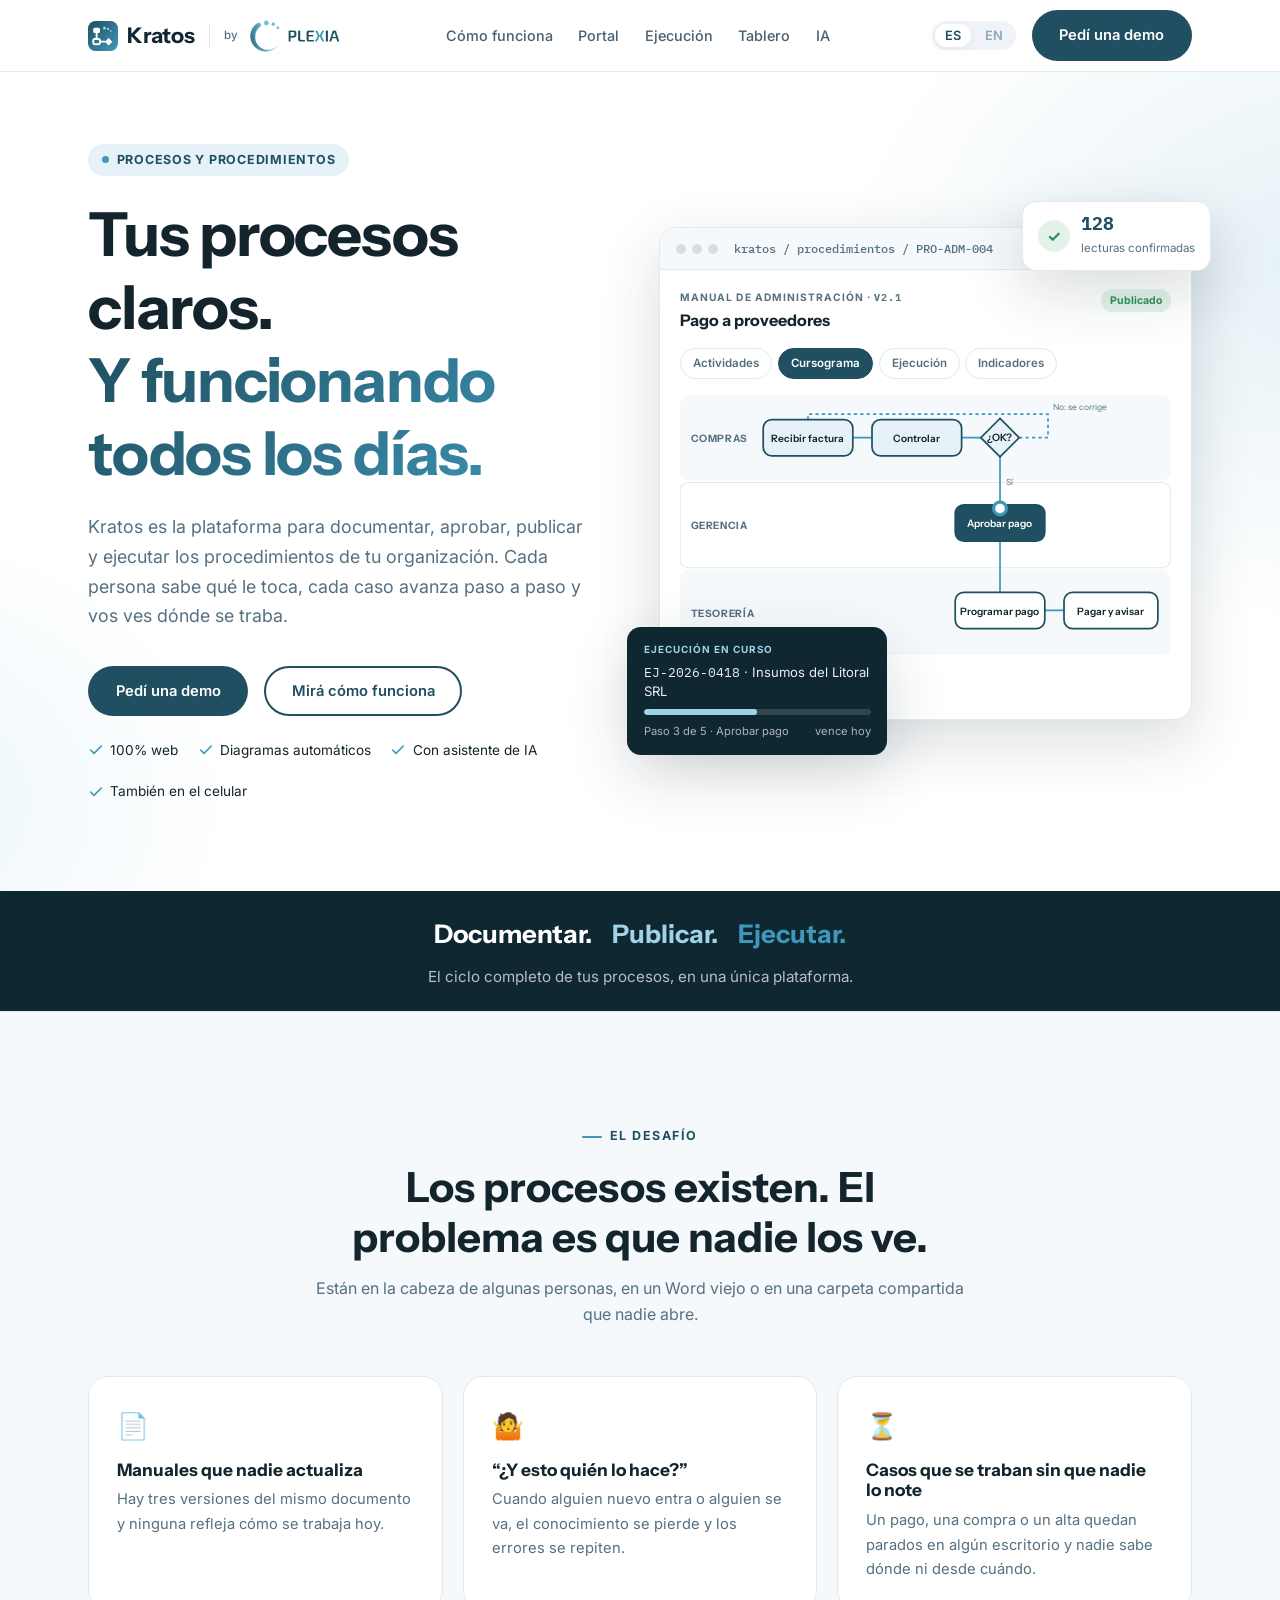
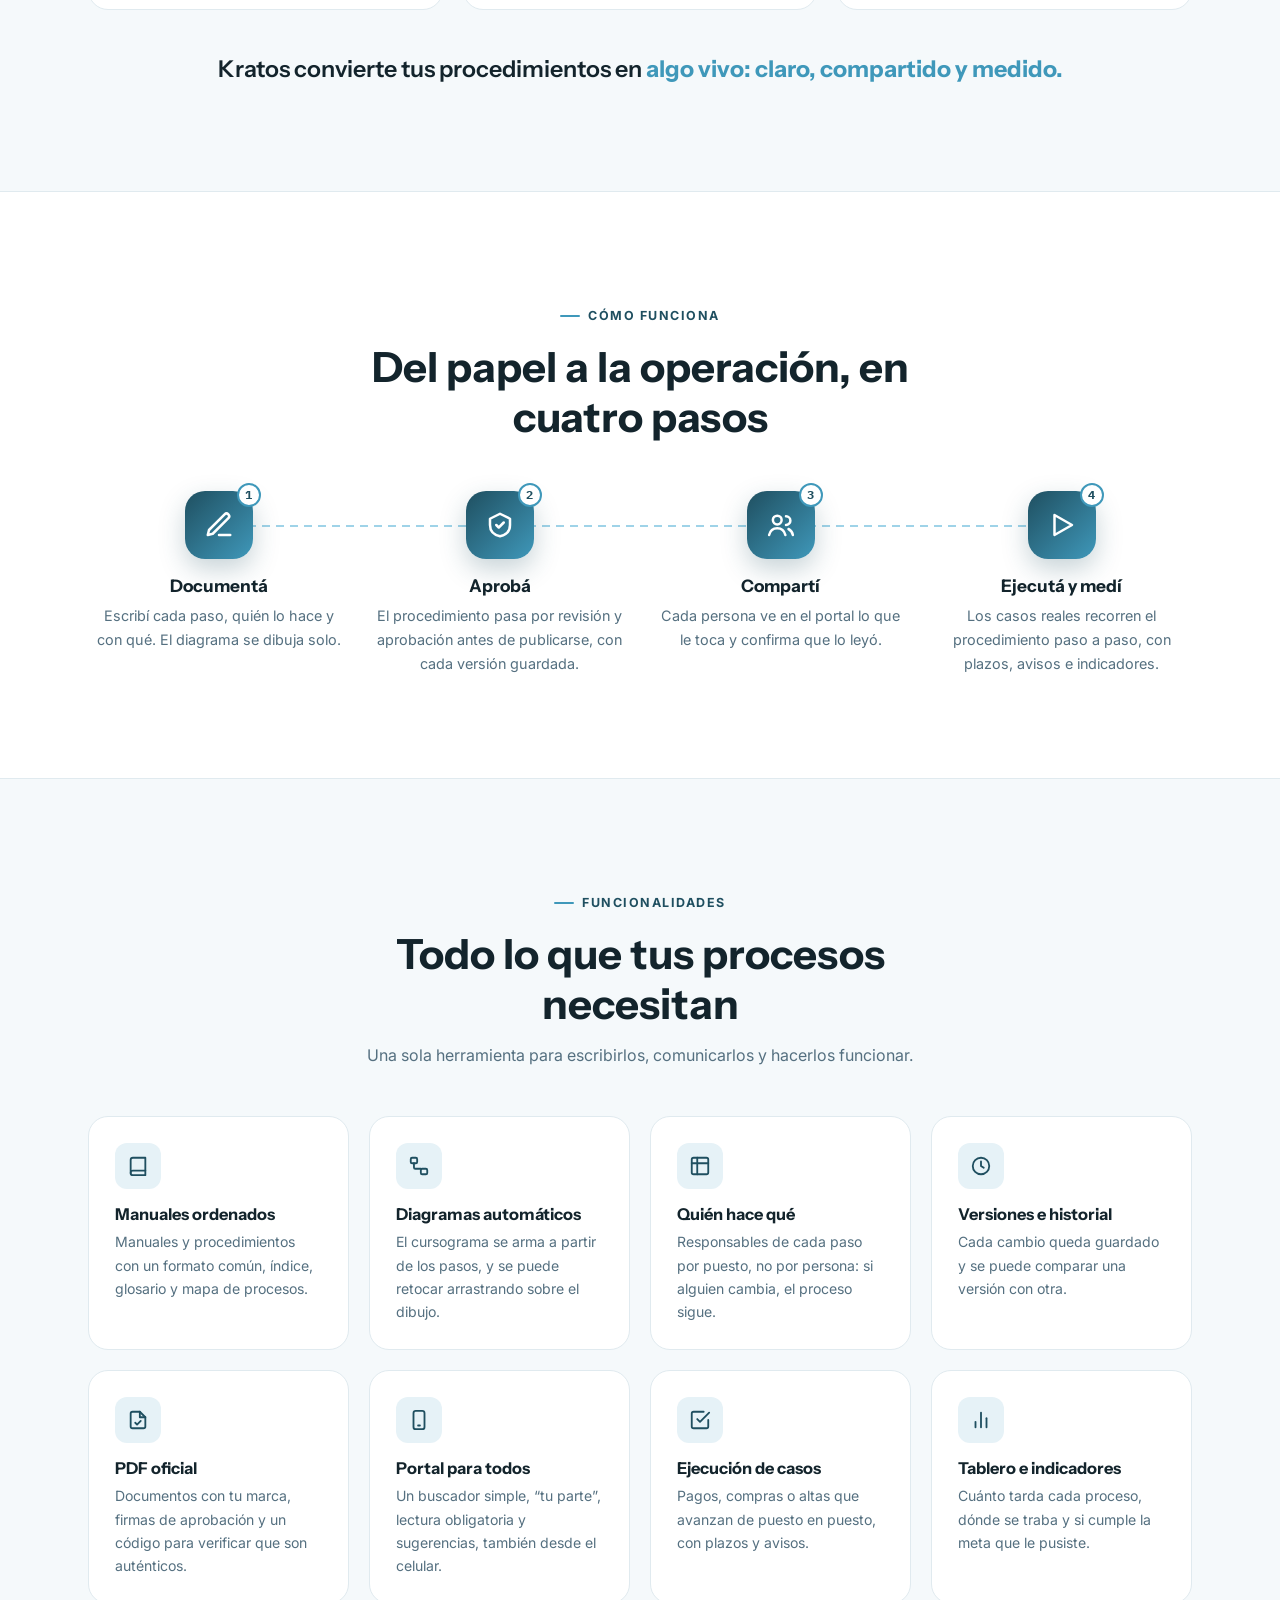
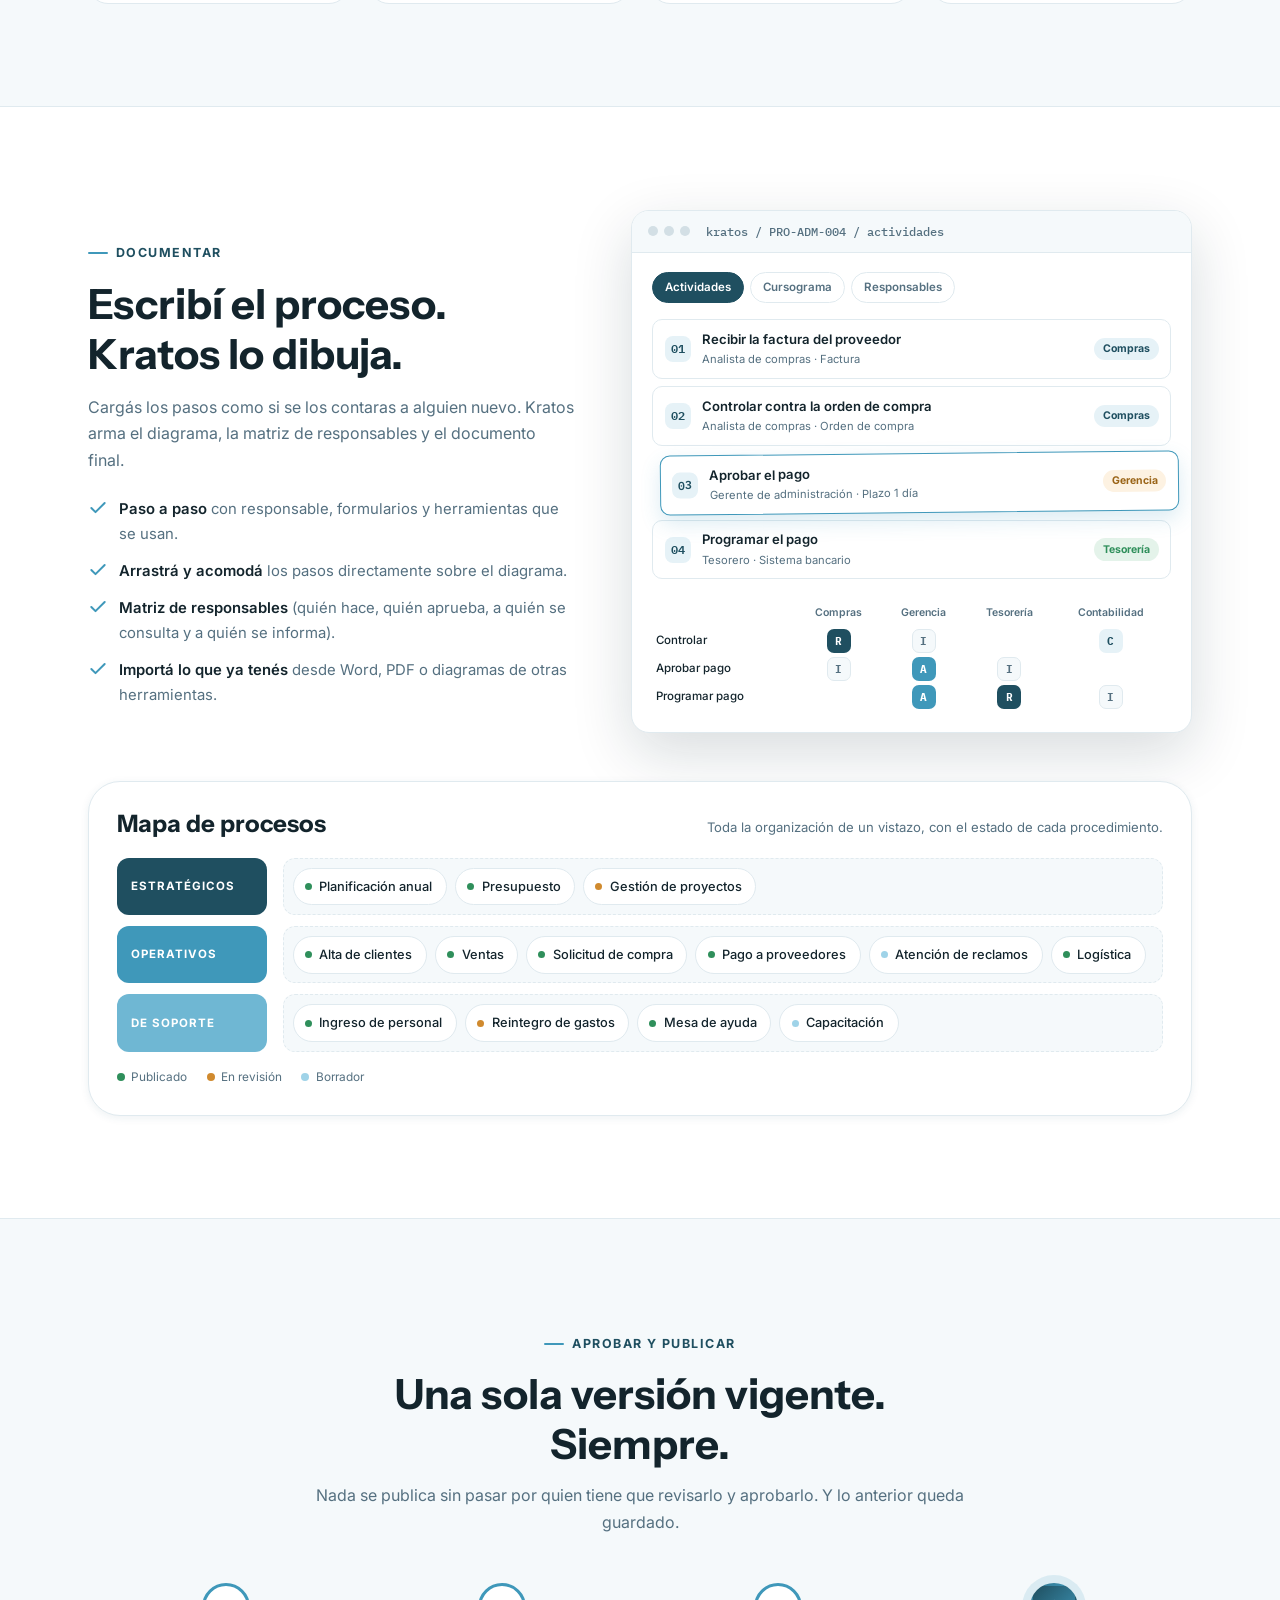
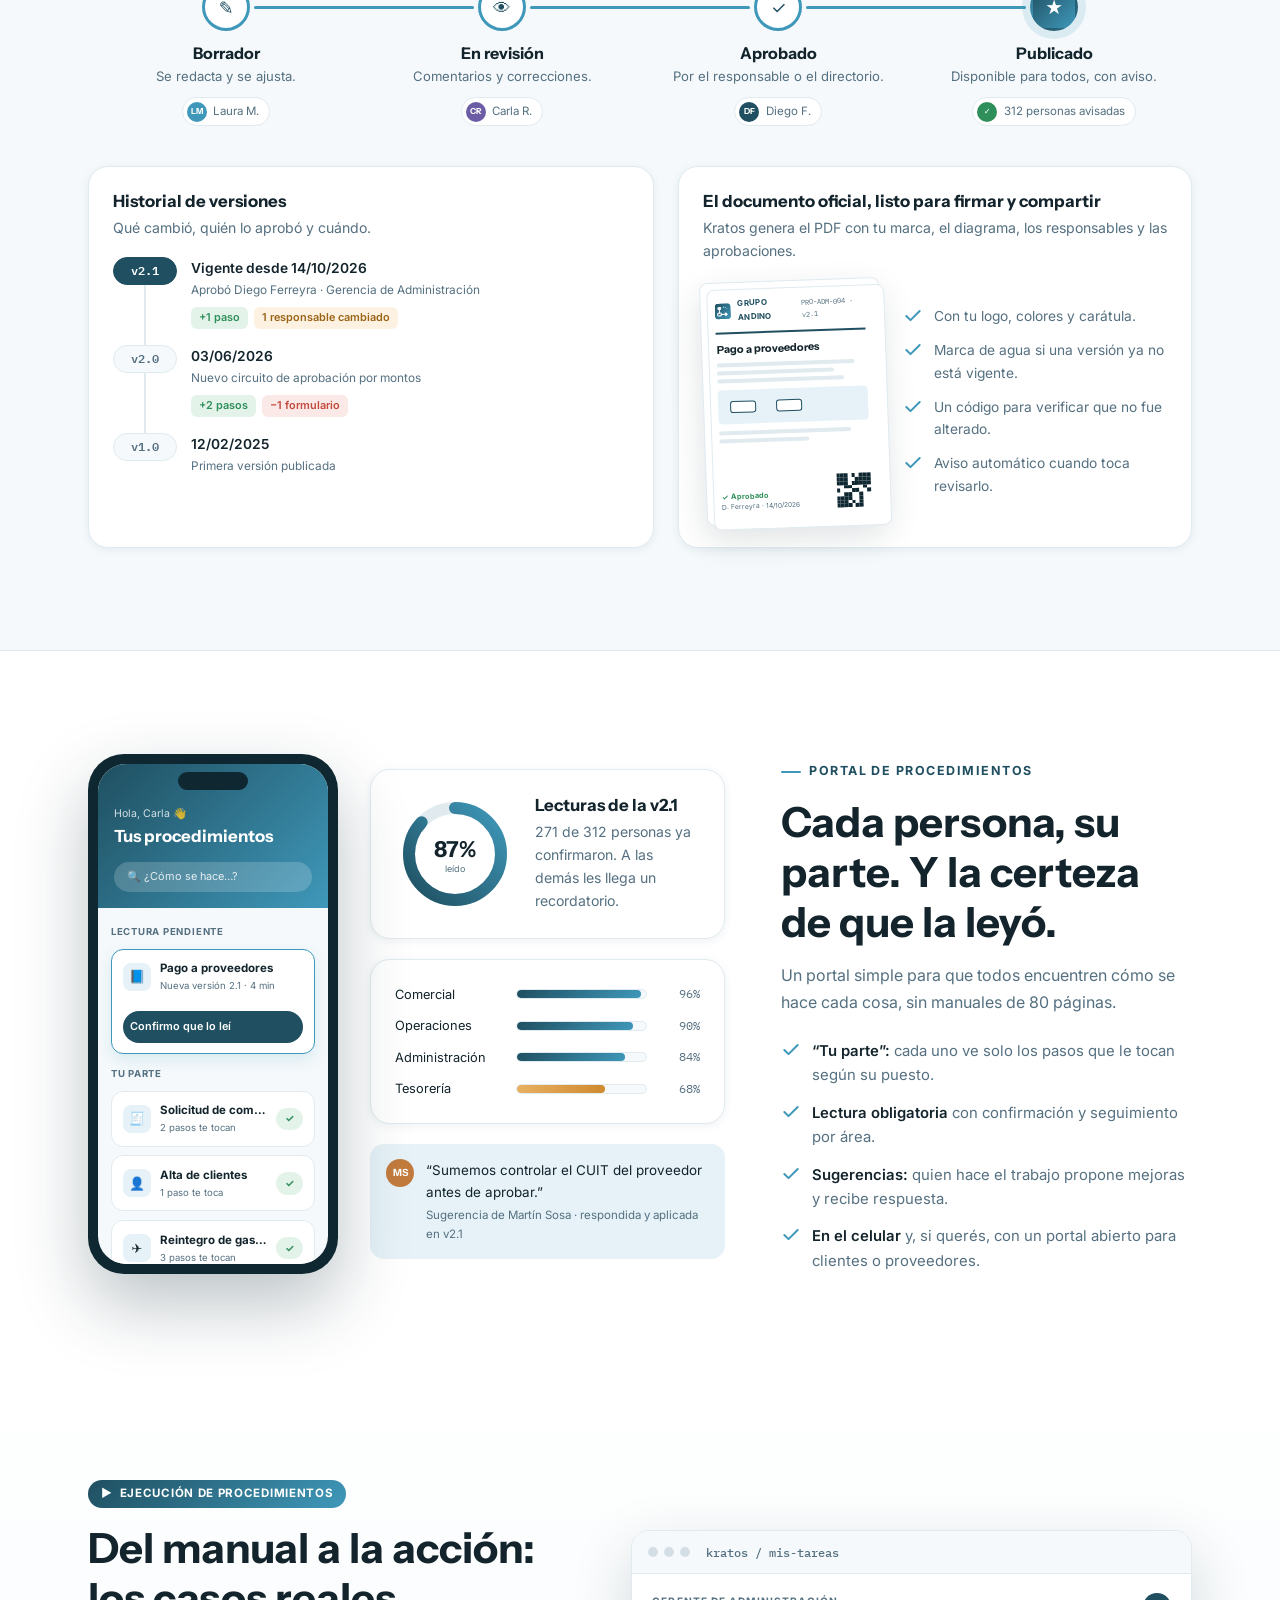
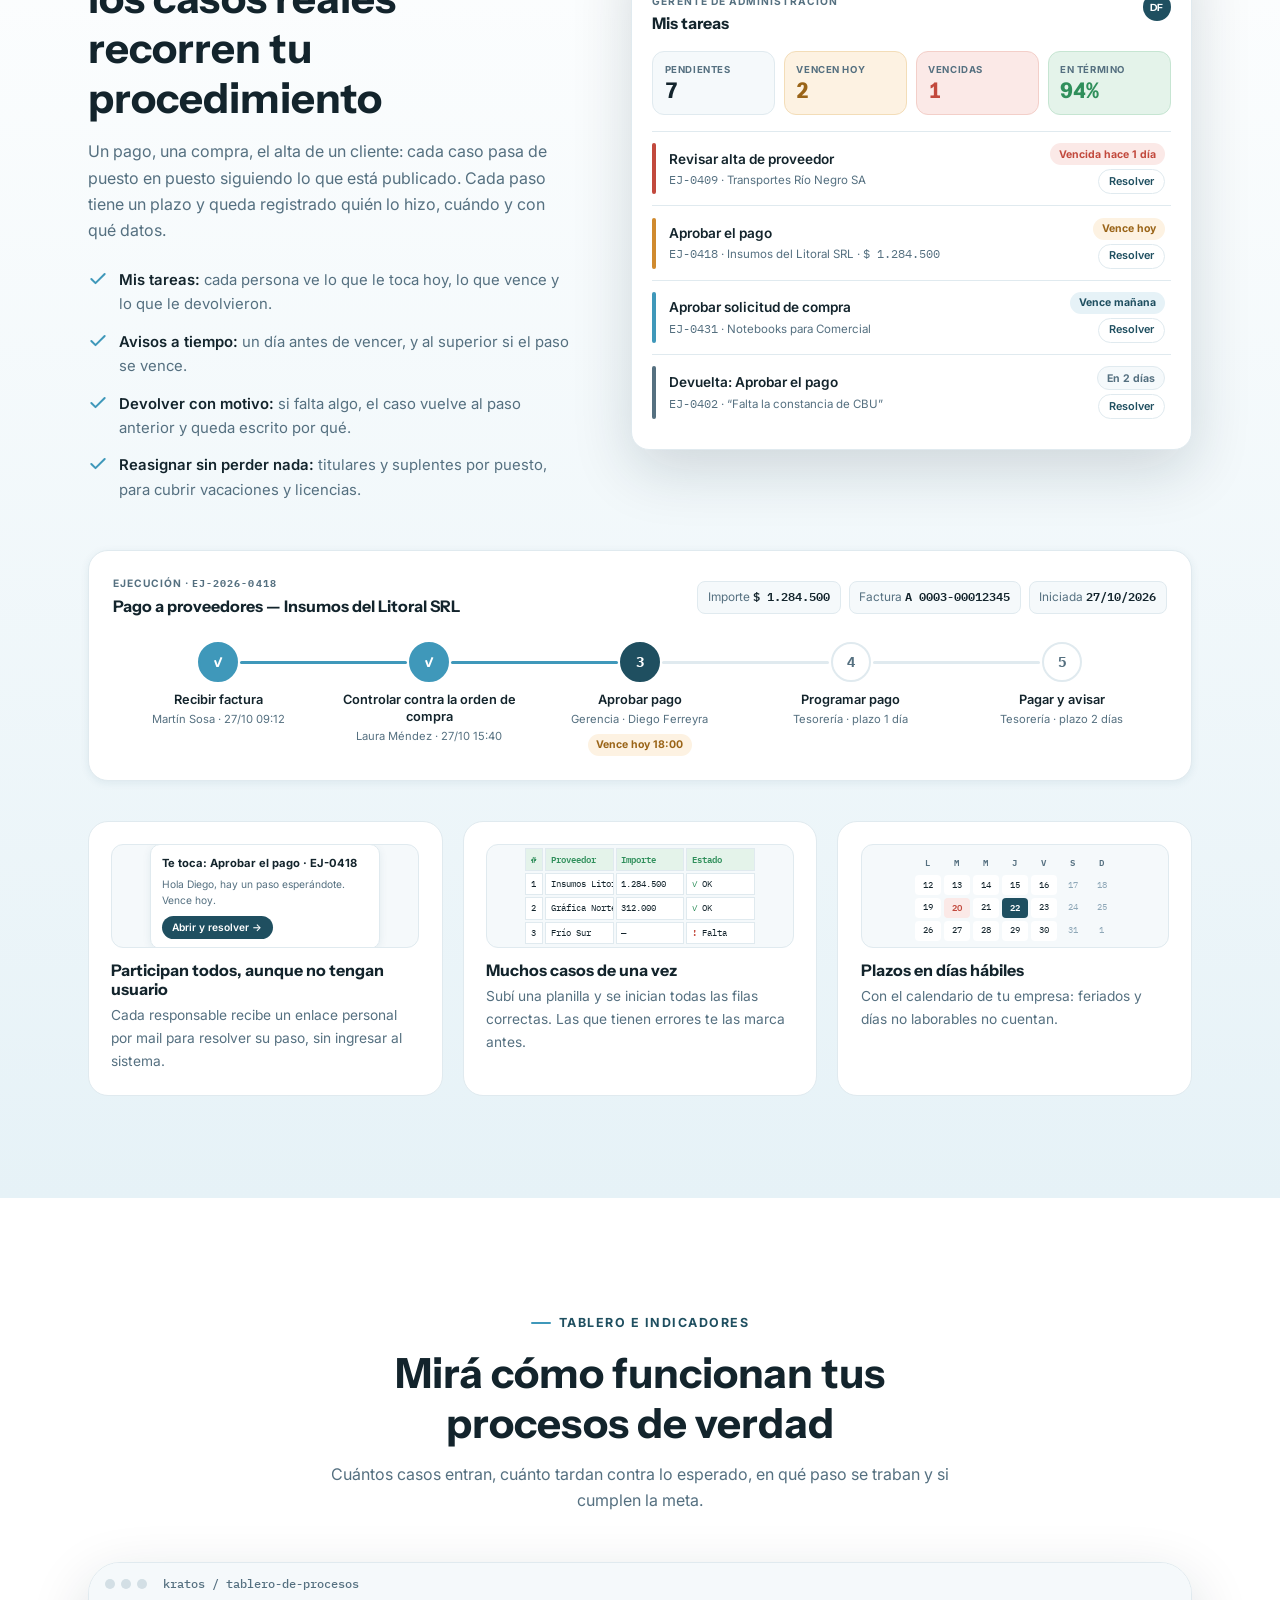
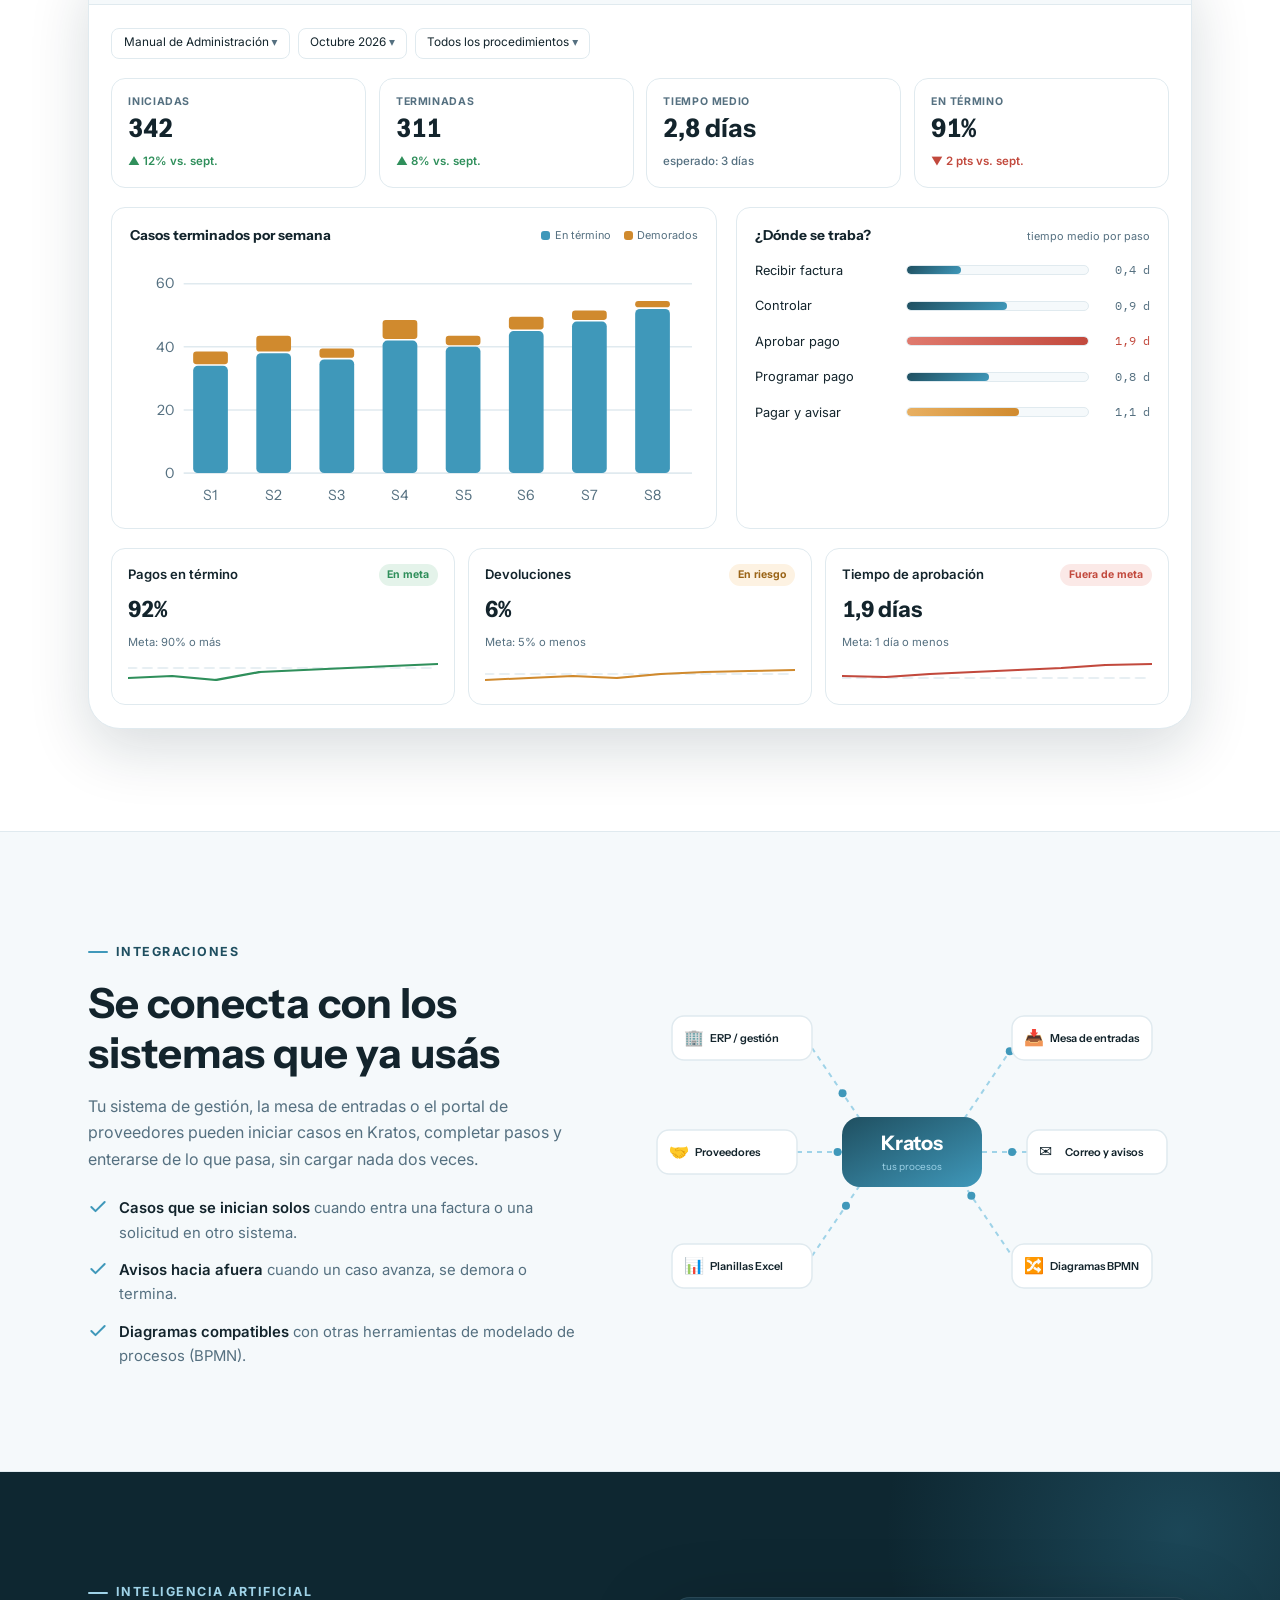
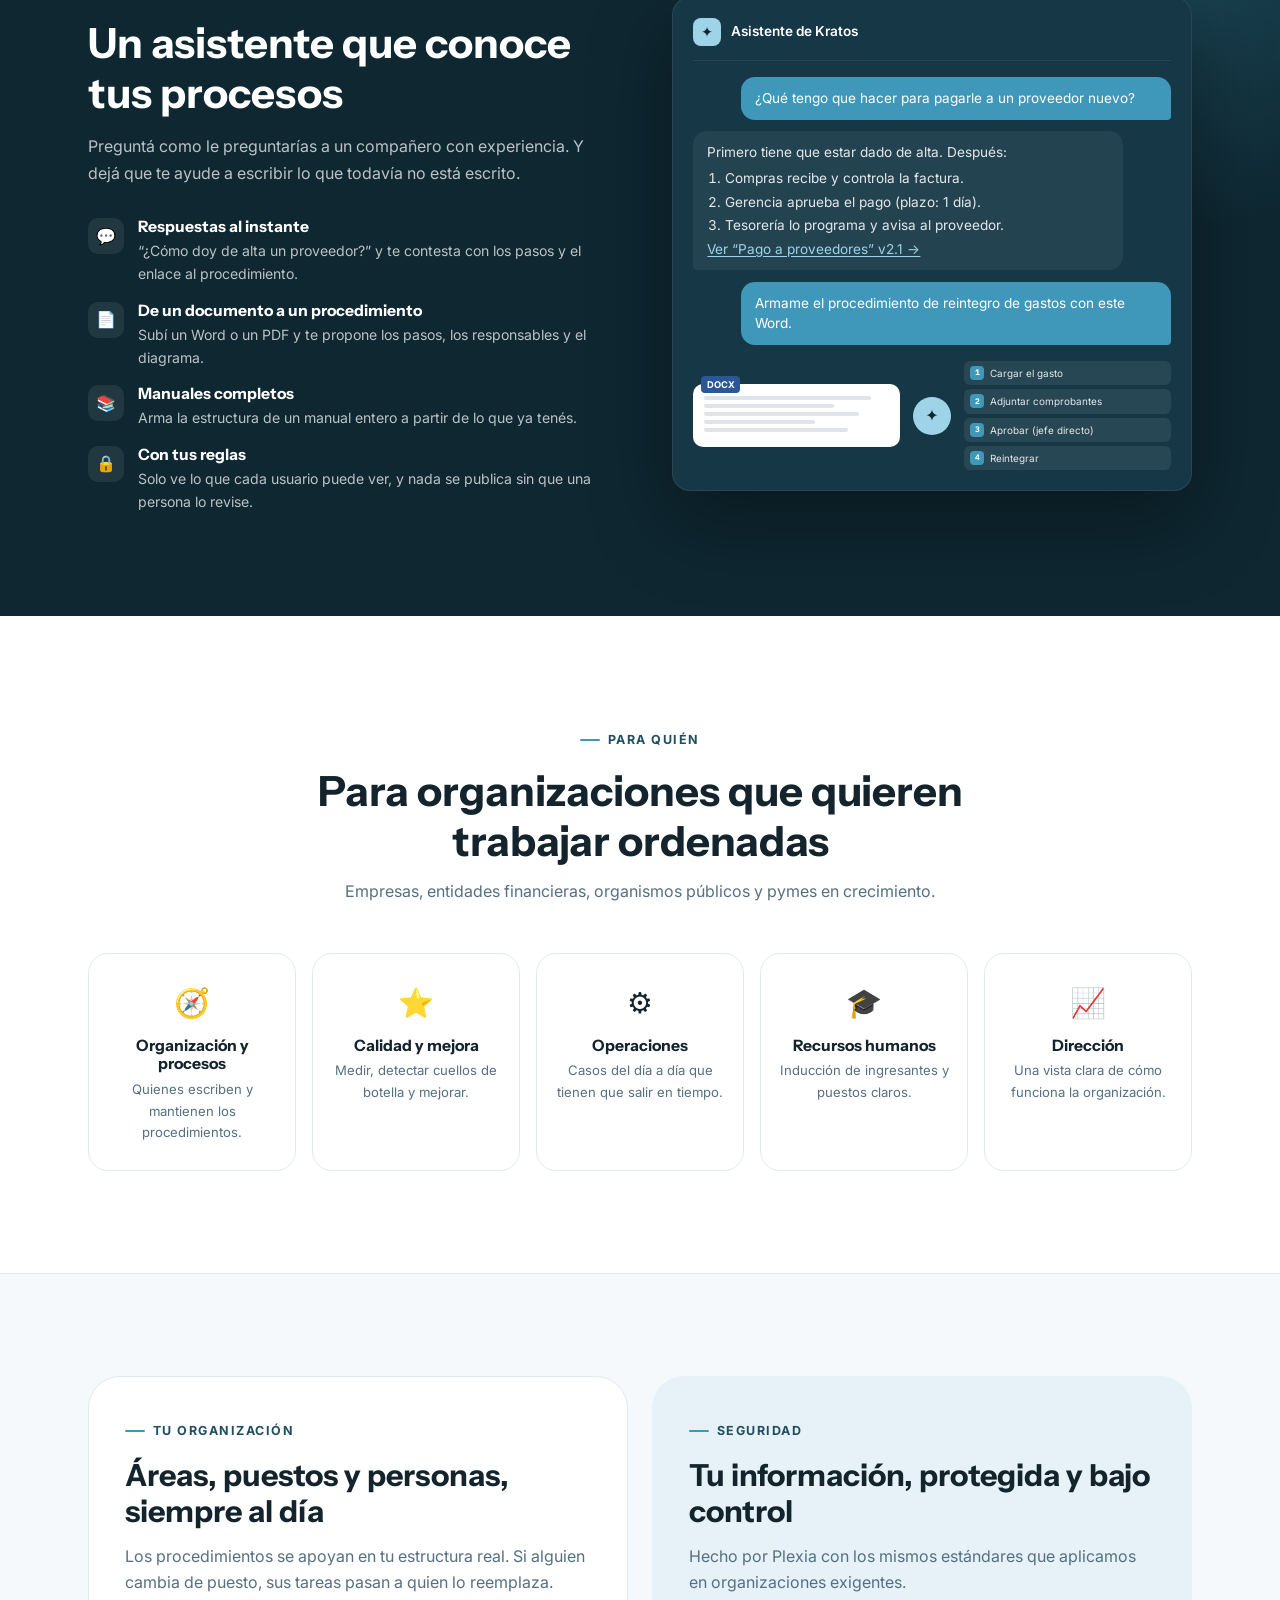
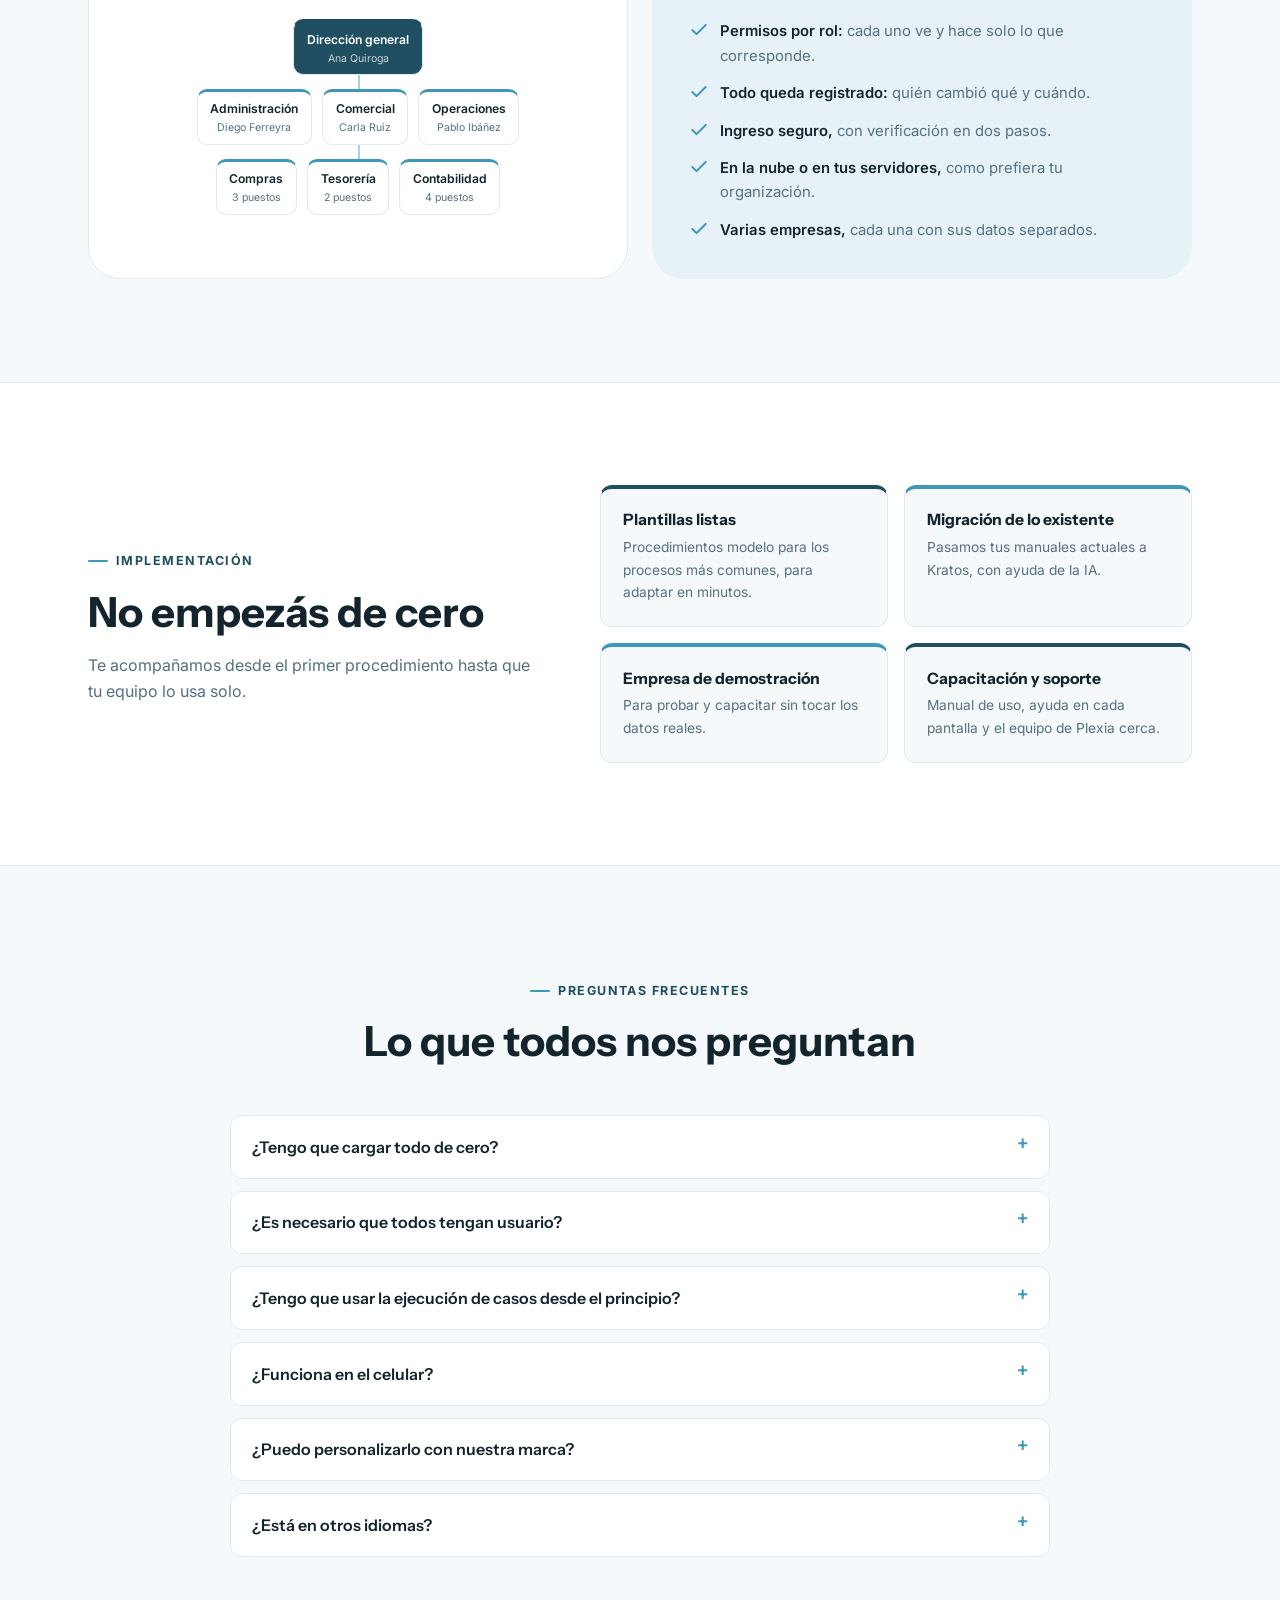
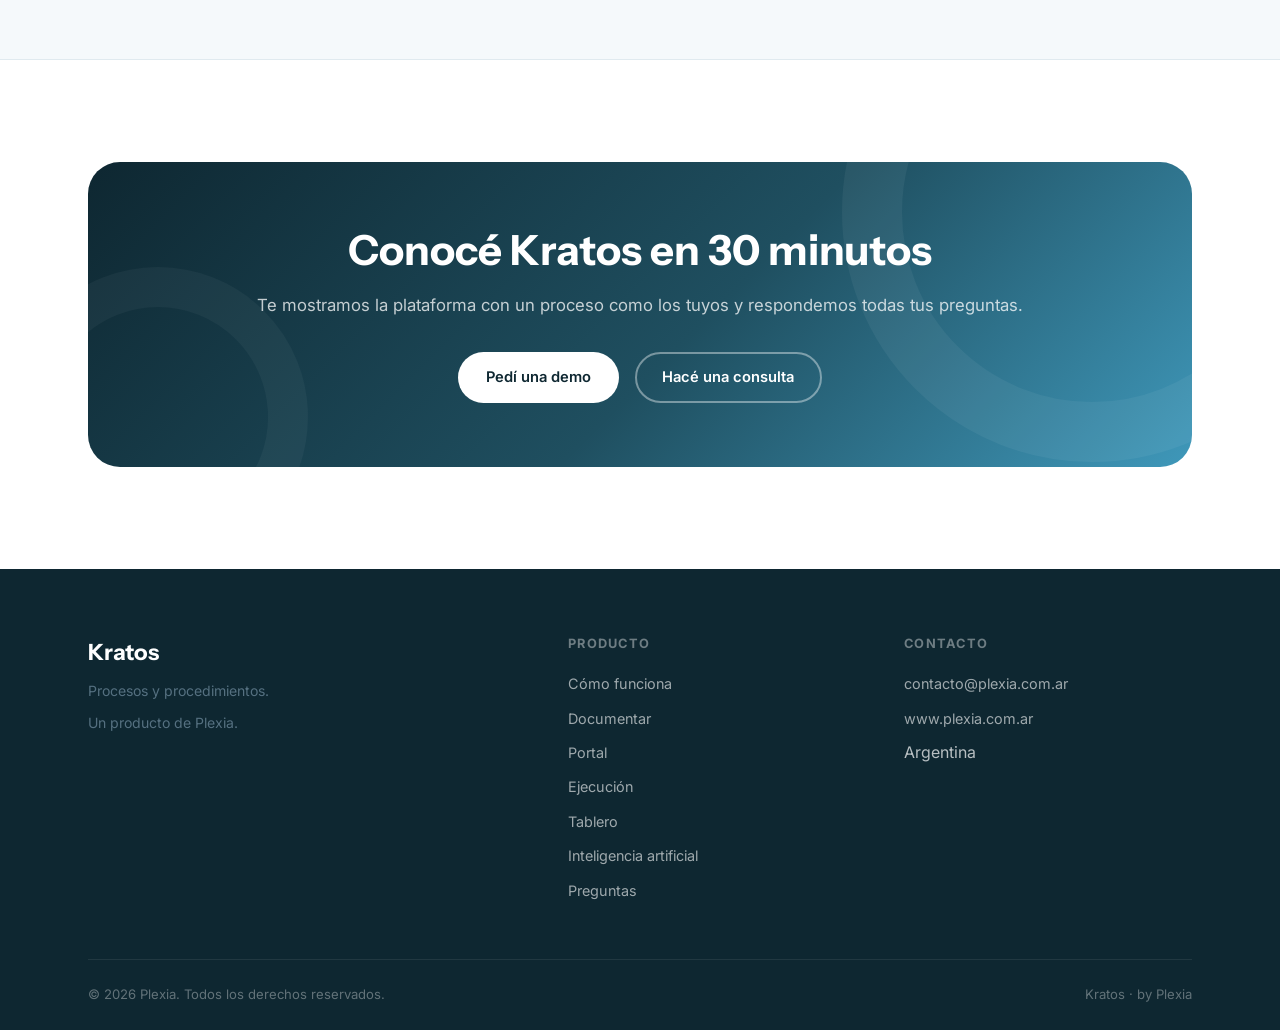
<file: kratos/index.html>
<!DOCTYPE html>
<html lang="es">
<head>
  <meta charset="UTF-8" />
  <meta name="viewport" content="width=device-width, initial-scale=1.0" />
  <title>Kratos – Procesos y procedimientos | Plexia</title>
  <meta name="description" content="Kratos es la plataforma para documentar, publicar y ejecutar los procesos y procedimientos de tu organización: claros, aprobados, conocidos por todos y medidos." />
  <!-- Página aún no publicada en el sitio: accesible sólo por URL, fuera de buscadores -->
  <meta name="robots" content="noindex, nofollow" />
  <meta property="og:title" content="Kratos – Procesos y procedimientos" />
  <meta property="og:description" content="Tus procesos claros, conocidos por todos y funcionando en el día a día." />
  <meta property="og:type" content="website" />
  <link rel="icon" type="image/svg+xml" href="favicon.svg" />
  <link rel="stylesheet" href="../css/styles.css?v=20261031" />
  <link rel="stylesheet" href="kratos.css?v=20261031" />
</head>
<body class="kr">

<!-- ─── Navigation (propia de la landing, sin links hacia/desde el sitio) ─── -->
<nav class="nav" id="main-nav">
  <div class="container nav__inner">
    <a href="#top" class="kr-brand" aria-label="Kratos – Inicio">
      <span class="kr-brand__logo"><img src="favicon.svg" alt="" />Kratos</span>
      <span class="kr-brand__sep" aria-hidden="true"></span>
      <span class="kr-brand__by"><span data-i18n="kr_by">by</span><img src="../img/logo-h.png" alt="Plexia" /></span>
    </a>
    <ul class="nav__links" role="list">
      <li><a href="#como-funciona" class="nav__link" data-i18n="kr_nav_how">Cómo funciona</a></li>
      <li><a href="#portal"        class="nav__link" data-i18n="kr_nav_portal">Portal</a></li>
      <li><a href="#ejecucion"     class="nav__link" data-i18n="kr_nav_exec">Ejecución</a></li>
      <li><a href="#tablero"       class="nav__link" data-i18n="kr_nav_dash">Tablero</a></li>
      <li><a href="#ia"            class="nav__link" data-i18n="kr_nav_ai_short">IA</a></li>
    </ul>
    <div class="nav__actions">
      <div class="lang-switcher" role="group" aria-label="Cambiar idioma">
        <button class="lang-btn active" data-lang="es" aria-label="Español">ES</button>
        <button class="lang-btn"        data-lang="en" aria-label="English">EN</button>
      </div>
      <a href="mailto:contacto@plexia.com.ar?subject=Demo%20Kratos" class="btn btn-primary" data-i18n="kr_cta_demo">Pedí una demo</a>
    </div>
    <button class="nav__burger" aria-label="Menú" aria-expanded="false">
      <span></span><span></span><span></span>
    </button>
  </div>
</nav>
<div class="mobile-menu" role="dialog" aria-label="Menú móvil">
  <a href="#como-funciona" class="mobile-menu__link" data-i18n="kr_nav_how">Cómo funciona</a>
  <a href="#documentar"    class="mobile-menu__link" data-i18n="kr_nav_doc">Documentar</a>
  <a href="#aprobar"       class="mobile-menu__link" data-i18n="kr_nav_approve">Aprobar y publicar</a>
  <a href="#portal"        class="mobile-menu__link" data-i18n="kr_nav_portal">Portal</a>
  <a href="#ejecucion"     class="mobile-menu__link" data-i18n="kr_nav_exec">Ejecución</a>
  <a href="#tablero"       class="mobile-menu__link" data-i18n="kr_nav_dash">Tablero</a>
  <a href="#integraciones" class="mobile-menu__link" data-i18n="kr_nav_integ">Integraciones</a>
  <a href="#ia"            class="mobile-menu__link" data-i18n="kr_nav_ai">Inteligencia artificial</a>
  <a href="#preguntas"     class="mobile-menu__link" data-i18n="kr_nav_faq">Preguntas</a>
  <a href="mailto:contacto@plexia.com.ar?subject=Demo%20Kratos" class="mobile-menu__link" data-i18n="kr_cta_demo">Pedí una demo</a>
  <div class="mobile-menu__divider"></div>
  <div class="mobile-lang">
    <button class="lang-btn active" data-lang="es">ES</button>
    <button class="lang-btn"        data-lang="en">EN</button>
  </div>
</div>

<!-- ─── Hero ────────────────────────────────────────────────── -->
<section class="kr-hero" id="top">
  <div class="container">
    <div class="kr-hero__grid">

      <div>
        <p class="kr-hero__eyebrow" data-i18n="kr_hero_eyebrow">Procesos y procedimientos</p>
        <h1>
          <span data-i18n="kr_hero_t1">Tus procesos claros.</span>
          <span class="hl" data-i18n="kr_hero_t2">Y funcionando todos los días.</span>
        </h1>
        <p class="kr-hero__text" data-i18n="kr_hero_text">Kratos es la plataforma para documentar, aprobar, publicar y ejecutar los procedimientos de tu organización. Cada persona sabe qué le toca, cada caso avanza paso a paso y vos ves dónde se traba.</p>
        <div class="kr-hero__actions">
          <a href="mailto:contacto@plexia.com.ar?subject=Demo%20Kratos" class="btn btn-primary" data-i18n="kr_cta_demo">Pedí una demo</a>
          <a href="#como-funciona" class="btn btn-outline" data-i18n="kr_hero_btn2">Mirá cómo funciona</a>
        </div>
        <div class="kr-hero__note">
          <span><svg viewBox="0 0 24 24" fill="none" stroke-width="2.4" stroke-linecap="round" stroke-linejoin="round"><polyline points="20 6 9 17 4 12"/></svg><span data-i18n="kr_hero_n1">100% web</span></span>
          <span><svg viewBox="0 0 24 24" fill="none" stroke-width="2.4" stroke-linecap="round" stroke-linejoin="round"><polyline points="20 6 9 17 4 12"/></svg><span data-i18n="kr_hero_n2">Diagramas automáticos</span></span>
          <span><svg viewBox="0 0 24 24" fill="none" stroke-width="2.4" stroke-linecap="round" stroke-linejoin="round"><polyline points="20 6 9 17 4 12"/></svg><span data-i18n="kr_hero_n3">Con asistente de IA</span></span>
          <span><svg viewBox="0 0 24 24" fill="none" stroke-width="2.4" stroke-linecap="round" stroke-linejoin="round"><polyline points="20 6 9 17 4 12"/></svg><span data-i18n="kr_hero_n4">También en el celular</span></span>
        </div>
      </div>

      <div class="kr-mock" aria-hidden="true">
        <div class="kr-window hero-card">
          <div class="kr-window__bar"><i></i><i></i><i></i><b>kratos / procedimientos / PRO-ADM-004</b></div>
          <div class="kr-window__body">
            <div class="kr-proc-head">
              <div style="min-width:0;">
                <div class="kr-eyebrow"><span data-i18n="kr_mk_manual">Manual de Administración</span> · <span class="num">v2.1</span></div>
                <div class="kr-title-sm" data-i18n="kr_mk_proc">Pago a proveedores</div>
              </div>
              <span class="kr-badge kr-badge--ok" data-i18n="kr_mk_published">Publicado</span>
            </div>
            <div class="kr-tabs">
              <span class="kr-tab" data-i18n="kr_mk_tab1">Actividades</span>
              <span class="kr-tab kr-tab--on" data-i18n="kr_mk_tab2">Cursograma</span>
              <span class="kr-tab" data-i18n="kr_mk_tab3">Ejecución</span>
              <span class="kr-tab" data-i18n="kr_mk_tab4">Indicadores</span>
            </div>
            <svg class="kr-svg" viewBox="0 0 460 244">
              <rect x="0" y="0"   width="460" height="80" rx="8" fill="#F5F9FB"/>
              <rect x="0" y="82"  width="460" height="80" rx="8" fill="#fff" stroke="#E0EAEF"/>
              <rect x="0" y="164" width="460" height="80" rx="8" fill="#F5F9FB"/>
              <text class="kr-lane-label" x="10" y="44" data-i18n="kr_mk_l1">Compras</text>
              <text class="kr-lane-label" x="10" y="126" data-i18n="kr_mk_l2">Gerencia</text>
              <text class="kr-lane-label" x="10" y="208" data-i18n="kr_mk_l3">Tesorería</text>
              <!-- conexiones -->
              <path class="kr-edge" d="M162 40H180M264 40H282M300 58V103M300 137V185M342 202H360"/>
              <path class="kr-edge" d="M318 40H345V18H120V23" stroke-dasharray="3 3"/>
              <text x="350" y="14" font-size="8" fill="#557080" data-i18n="kr_mk_no">No: se corrige</text>
              <text x="306" y="84" font-size="8" fill="#557080" data-i18n="kr_mk_yes">Sí</text>
              <!-- nodos -->
              <rect class="kr-node kr-node--done" x="78"  y="23"  width="84" height="34" rx="8"/>
              <text class="kr-node-t" x="120" y="44" text-anchor="middle" data-i18n="kr_mk_n1">Recibir factura</text>
              <rect class="kr-node kr-node--done" x="180" y="23"  width="84" height="34" rx="8"/>
              <text class="kr-node-t" x="222" y="44" text-anchor="middle" data-i18n="kr_mk_n2">Controlar</text>
              <path class="kr-node kr-node--done" d="M300 22L318 40L300 58L282 40Z"/>
              <text class="kr-node-t" x="300" y="43" text-anchor="middle" font-size="8">¿OK?</text>
              <rect class="kr-node kr-node--now" x="258" y="103" width="84" height="34" rx="8"/>
              <text class="kr-node-t kr-node-t--w" x="300" y="124" text-anchor="middle" data-i18n="kr_mk_n3">Aprobar pago</text>
              <rect class="kr-node" x="258" y="185" width="84" height="34" rx="8"/>
              <text class="kr-node-t" x="300" y="206" text-anchor="middle" data-i18n="kr_mk_n4">Programar pago</text>
              <rect class="kr-node" x="360" y="185" width="88" height="34" rx="8"/>
              <text class="kr-node-t" x="404" y="206" text-anchor="middle" data-i18n="kr_mk_n5">Pagar y avisar</text>
              <!-- un caso recorriendo el circuito -->
              <circle class="kr-token" r="6">
                <animateMotion dur="7s" repeatCount="indefinite" path="M120 40H222H300V120V202H404"/>
              </circle>
            </svg>
          </div>
        </div>
        <div class="kr-float kr-float--read">
          <div class="kr-float__ok">✓</div>
          <div><b class="num">128</b><span data-i18n="kr_mk_reads">lecturas confirmadas</span></div>
        </div>
        <div class="kr-float kr-float--exec">
          <small data-i18n="kr_mk_exec_label">Ejecución en curso</small>
          <p><span class="num">EJ-2026-0418</span> · Insumos del Litoral SRL</p>
          <div class="kr-prog"><i style="width:50%"></i></div>
          <div class="kr-float__meta"><span data-i18n="kr_mk_exec_step">Paso 3 de 5 · Aprobar pago</span><span data-i18n="kr_mk_exec_due">vence hoy</span></div>
        </div>
      </div>

    </div>
  </div>
</section>

<!-- ─── Franja de marca ──────────────────────────────────────── -->
<div class="kr-strip" aria-label="Documentar, publicar, ejecutar">
  <div class="container kr-strip__inner">
    <span data-i18n="kr_strip1">Documentar.</span><span data-i18n="kr_strip2">Publicar.</span><span data-i18n="kr_strip3">Ejecutar.</span>
    <em data-i18n="kr_strip_sub">El ciclo completo de tus procesos, en una única plataforma.</em>
  </div>
</div>

<!-- ─── El problema ──────────────────────────────────────────── -->
<section class="section section--tint">
  <div class="container">
    <div class="center-head fade-up">
      <p class="section-label" data-i18n="kr_pb_label">El desafío</p>
      <h2 data-i18n="kr_pb_title">Los procesos existen. El problema es que nadie los ve.</h2>
      <p data-i18n="kr_pb_sub">Están en la cabeza de algunas personas, en un Word viejo o en una carpeta compartida que nadie abre.</p>
    </div>
    <div class="kr-problems">
      <div class="kr-problem fade-up">
        <div class="kr-problem__icon">📄</div>
        <h3 data-i18n="kr_pb1_t">Manuales que nadie actualiza</h3>
        <p data-i18n="kr_pb1_p">Hay tres versiones del mismo documento y ninguna refleja cómo se trabaja hoy.</p>
      </div>
      <div class="kr-problem fade-up">
        <div class="kr-problem__icon">🤷</div>
        <h3 data-i18n="kr_pb2_t">“¿Y esto quién lo hace?”</h3>
        <p data-i18n="kr_pb2_p">Cuando alguien nuevo entra o alguien se va, el conocimiento se pierde y los errores se repiten.</p>
      </div>
      <div class="kr-problem fade-up">
        <div class="kr-problem__icon">⏳</div>
        <h3 data-i18n="kr_pb3_t">Casos que se traban sin que nadie lo note</h3>
        <p data-i18n="kr_pb3_p">Un pago, una compra o un alta quedan parados en algún escritorio y nadie sabe dónde ni desde cuándo.</p>
      </div>
    </div>
    <p class="kr-answer fade-up"><span data-i18n="kr_pb_answer1">Kratos convierte tus procedimientos en</span> <strong data-i18n="kr_pb_answer2">algo vivo: claro, compartido y medido.</strong></p>
  </div>
</section>

<!-- ─── Cómo funciona ────────────────────────────────────────── -->
<section class="section" id="como-funciona">
  <div class="container">
    <div class="center-head fade-up">
      <p class="section-label" data-i18n="kr_how_label">Cómo funciona</p>
      <h2 data-i18n="kr_how_title">Del papel a la operación, en cuatro pasos</h2>
    </div>
    <div class="kr-cycle">
      <div class="kr-cstep fade-up">
        <div class="kr-cstep__ico"><span class="kr-cstep__n">1</span><svg viewBox="0 0 24 24" fill="none" stroke-width="2" stroke-linecap="round" stroke-linejoin="round"><path d="M12 20h9"/><path d="M16.5 3.5a2.1 2.1 0 0 1 3 3L7 19l-4 1 1-4Z"/></svg></div>
        <h3 data-i18n="kr_how1_t">Documentá</h3>
        <p data-i18n="kr_how1_p">Escribí cada paso, quién lo hace y con qué. El diagrama se dibuja solo.</p>
      </div>
      <div class="kr-cstep fade-up">
        <div class="kr-cstep__ico"><span class="kr-cstep__n">2</span><svg viewBox="0 0 24 24" fill="none" stroke-width="2" stroke-linecap="round" stroke-linejoin="round"><path d="M9 12l2 2 4-4"/><path d="M12 3l8 4v5c0 5-3.5 8-8 9-4.5-1-8-4-8-9V7z"/></svg></div>
        <h3 data-i18n="kr_how2_t">Aprobá</h3>
        <p data-i18n="kr_how2_p">El procedimiento pasa por revisión y aprobación antes de publicarse, con cada versión guardada.</p>
      </div>
      <div class="kr-cstep fade-up">
        <div class="kr-cstep__ico"><span class="kr-cstep__n">3</span><svg viewBox="0 0 24 24" fill="none" stroke-width="2" stroke-linecap="round" stroke-linejoin="round"><circle cx="9" cy="8" r="3.5"/><path d="M2.5 20c.8-3.5 3.4-5.5 6.5-5.5s5.7 2 6.5 5.5"/><path d="M16 5a3.5 3.5 0 0 1 0 7M21.5 20c-.5-2.4-1.8-4-3.5-4.8"/></svg></div>
        <h3 data-i18n="kr_how3_t">Compartí</h3>
        <p data-i18n="kr_how3_p">Cada persona ve en el portal lo que le toca y confirma que lo leyó.</p>
      </div>
      <div class="kr-cstep fade-up">
        <div class="kr-cstep__ico"><span class="kr-cstep__n">4</span><svg viewBox="0 0 24 24" fill="none" stroke-width="2" stroke-linecap="round" stroke-linejoin="round"><polygon points="6 4 20 12 6 20 6 4"/></svg></div>
        <h3 data-i18n="kr_how4_t">Ejecutá y medí</h3>
        <p data-i18n="kr_how4_p">Los casos reales recorren el procedimiento paso a paso, con plazos, avisos e indicadores.</p>
      </div>
    </div>
  </div>
</section>

<!-- ─── Funcionalidades ──────────────────────────────────────── -->
<section class="section section--tint" id="funcionalidades">
  <div class="container">
    <div class="center-head fade-up">
      <p class="section-label" data-i18n="kr_ft_label">Funcionalidades</p>
      <h2 data-i18n="kr_ft_title">Todo lo que tus procesos necesitan</h2>
      <p data-i18n="kr_ft_sub">Una sola herramienta para escribirlos, comunicarlos y hacerlos funcionar.</p>
    </div>
    <div class="kr-features">
      <div class="kr-feature fade-up">
        <div class="kr-feature__icon"><svg viewBox="0 0 24 24" fill="none" stroke-width="2" stroke-linecap="round" stroke-linejoin="round"><path d="M4 19.5A2.5 2.5 0 0 1 6.5 17H20V3H6.5A2.5 2.5 0 0 0 4 5.5z"/><path d="M4 19.5A2.5 2.5 0 0 0 6.5 22H20v-5"/></svg></div>
        <h3 data-i18n="kr_f1_t">Manuales ordenados</h3>
        <p data-i18n="kr_f1_p">Manuales y procedimientos con un formato común, índice, glosario y mapa de procesos.</p>
      </div>
      <div class="kr-feature fade-up">
        <div class="kr-feature__icon"><svg viewBox="0 0 24 24" fill="none" stroke-width="2" stroke-linecap="round" stroke-linejoin="round"><rect x="3" y="3" width="7" height="6" rx="1.5"/><rect x="14" y="15" width="7" height="6" rx="1.5"/><path d="M6.5 9v4.5a1.5 1.5 0 0 0 1.5 1.5h6"/></svg></div>
        <h3 data-i18n="kr_f2_t">Diagramas automáticos</h3>
        <p data-i18n="kr_f2_p">El cursograma se arma a partir de los pasos, y se puede retocar arrastrando sobre el dibujo.</p>
      </div>
      <div class="kr-feature fade-up">
        <div class="kr-feature__icon"><svg viewBox="0 0 24 24" fill="none" stroke-width="2" stroke-linecap="round" stroke-linejoin="round"><rect x="3" y="3" width="18" height="18" rx="2"/><path d="M3 9h18M9 3v18"/></svg></div>
        <h3 data-i18n="kr_f3_t">Quién hace qué</h3>
        <p data-i18n="kr_f3_p">Responsables de cada paso por puesto, no por persona: si alguien cambia, el proceso sigue.</p>
      </div>
      <div class="kr-feature fade-up">
        <div class="kr-feature__icon"><svg viewBox="0 0 24 24" fill="none" stroke-width="2" stroke-linecap="round" stroke-linejoin="round"><circle cx="12" cy="12" r="9"/><polyline points="12 7 12 12 15 14"/></svg></div>
        <h3 data-i18n="kr_f4_t">Versiones e historial</h3>
        <p data-i18n="kr_f4_p">Cada cambio queda guardado y se puede comparar una versión con otra.</p>
      </div>
      <div class="kr-feature fade-up">
        <div class="kr-feature__icon"><svg viewBox="0 0 24 24" fill="none" stroke-width="2" stroke-linecap="round" stroke-linejoin="round"><path d="M14 3H6a2 2 0 0 0-2 2v14a2 2 0 0 0 2 2h12a2 2 0 0 0 2-2V9z"/><polyline points="14 3 14 9 20 9"/><path d="M9 15l2 2 4-4"/></svg></div>
        <h3 data-i18n="kr_f5_t">PDF oficial</h3>
        <p data-i18n="kr_f5_p">Documentos con tu marca, firmas de aprobación y un código para verificar que son auténticos.</p>
      </div>
      <div class="kr-feature fade-up">
        <div class="kr-feature__icon"><svg viewBox="0 0 24 24" fill="none" stroke-width="2" stroke-linecap="round" stroke-linejoin="round"><rect x="6" y="2" width="12" height="20" rx="2.5"/><path d="M11 18h2"/></svg></div>
        <h3 data-i18n="kr_f6_t">Portal para todos</h3>
        <p data-i18n="kr_f6_p">Un buscador simple, “tu parte”, lectura obligatoria y sugerencias, también desde el celular.</p>
      </div>
      <div class="kr-feature fade-up">
        <div class="kr-feature__icon"><svg viewBox="0 0 24 24" fill="none" stroke-width="2" stroke-linecap="round" stroke-linejoin="round"><path d="M9 11l3 3L22 4"/><path d="M21 12v7a2 2 0 0 1-2 2H5a2 2 0 0 1-2-2V5a2 2 0 0 1 2-2h11"/></svg></div>
        <h3 data-i18n="kr_f7_t">Ejecución de casos</h3>
        <p data-i18n="kr_f7_p">Pagos, compras o altas que avanzan de puesto en puesto, con plazos y avisos.</p>
      </div>
      <div class="kr-feature fade-up">
        <div class="kr-feature__icon"><svg viewBox="0 0 24 24" fill="none" stroke-width="2" stroke-linecap="round" stroke-linejoin="round"><line x1="18" y1="20" x2="18" y2="10"/><line x1="12" y1="20" x2="12" y2="4"/><line x1="6" y1="20" x2="6" y2="14"/></svg></div>
        <h3 data-i18n="kr_f8_t">Tablero e indicadores</h3>
        <p data-i18n="kr_f8_p">Cuánto tarda cada proceso, dónde se traba y si cumple la meta que le pusiste.</p>
      </div>
    </div>
  </div>
</section>

<!-- ─── Documentar ───────────────────────────────────────────── -->
<section class="section" id="documentar">
  <div class="container">
    <div class="kr-duo">
      <div class="fade-up">
        <p class="section-label" data-i18n="kr_doc_label">Documentar</p>
        <h2 data-i18n="kr_doc_title">Escribí el proceso. Kratos lo dibuja.</h2>
        <p data-i18n="kr_doc_sub">Cargás los pasos como si se los contaras a alguien nuevo. Kratos arma el diagrama, la matriz de responsables y el documento final.</p>
        <div class="kr-checks">
          <div class="kr-check"><svg viewBox="0 0 24 24" fill="none" stroke-width="2.4" stroke-linecap="round" stroke-linejoin="round"><polyline points="20 6 9 17 4 12"/></svg><div><b data-i18n="kr_doc1_b">Paso a paso</b> <span data-i18n="kr_doc1_s">con responsable, formularios y herramientas que se usan.</span></div></div>
          <div class="kr-check"><svg viewBox="0 0 24 24" fill="none" stroke-width="2.4" stroke-linecap="round" stroke-linejoin="round"><polyline points="20 6 9 17 4 12"/></svg><div><b data-i18n="kr_doc2_b">Arrastrá y acomodá</b> <span data-i18n="kr_doc2_s">los pasos directamente sobre el diagrama.</span></div></div>
          <div class="kr-check"><svg viewBox="0 0 24 24" fill="none" stroke-width="2.4" stroke-linecap="round" stroke-linejoin="round"><polyline points="20 6 9 17 4 12"/></svg><div><b data-i18n="kr_doc3_b">Matriz de responsables</b> <span data-i18n="kr_doc3_s">(quién hace, quién aprueba, a quién se consulta y a quién se informa).</span></div></div>
          <div class="kr-check"><svg viewBox="0 0 24 24" fill="none" stroke-width="2.4" stroke-linecap="round" stroke-linejoin="round"><polyline points="20 6 9 17 4 12"/></svg><div><b data-i18n="kr_doc4_b">Importá lo que ya tenés</b> <span data-i18n="kr_doc4_s">desde Word, PDF o diagramas de otras herramientas.</span></div></div>
        </div>
      </div>

      <div class="kr-window fade-up" aria-hidden="true">
        <div class="kr-window__bar"><i></i><i></i><i></i><b>kratos / PRO-ADM-004 / actividades</b></div>
        <div class="kr-window__body">
          <div class="kr-tabs">
            <span class="kr-tab kr-tab--on" data-i18n="kr_mk_tab1">Actividades</span>
            <span class="kr-tab" data-i18n="kr_mk_tab2">Cursograma</span>
            <span class="kr-tab" data-i18n="kr_mk_raci">Responsables</span>
          </div>
          <div class="kr-acts">
            <div class="kr-act"><span class="kr-act__n">01</span><span><b data-i18n="kr_mk_a1">Recibir la factura del proveedor</b><small data-i18n="kr_mk_a1s">Analista de compras · Factura</small></span><span class="kr-badge kr-badge--info" data-i18n="kr_mk_l1">Compras</span></div>
            <div class="kr-act"><span class="kr-act__n">02</span><span><b data-i18n="kr_mk_a2">Controlar contra la orden de compra</b><small data-i18n="kr_mk_a2s">Analista de compras · Orden de compra</small></span><span class="kr-badge kr-badge--info" data-i18n="kr_mk_l1">Compras</span></div>
            <div class="kr-act kr-act--drag"><span class="kr-act__n">03</span><span><b data-i18n="kr_mk_a3">Aprobar el pago</b><small data-i18n="kr_mk_a3s">Gerente de administración · Plazo 1 día</small></span><span class="kr-badge kr-badge--warn" data-i18n="kr_mk_l2">Gerencia</span></div>
            <div class="kr-act"><span class="kr-act__n">04</span><span><b data-i18n="kr_mk_a4">Programar el pago</b><small data-i18n="kr_mk_a4s">Tesorero · Sistema bancario</small></span><span class="kr-badge kr-badge--ok" data-i18n="kr_mk_l3">Tesorería</span></div>
          </div>
          <table class="kr-raci">
            <thead><tr><th></th><th data-i18n="kr_mk_l1">Compras</th><th data-i18n="kr_mk_l2">Gerencia</th><th data-i18n="kr_mk_l3">Tesorería</th><th data-i18n="kr_mk_r4">Contabilidad</th></tr></thead>
            <tbody>
              <tr><td data-i18n="kr_mk_n2">Controlar</td><td><i class="r">R</i></td><td><i class="i">I</i></td><td></td><td><i class="c">C</i></td></tr>
              <tr><td data-i18n="kr_mk_n3">Aprobar pago</td><td><i class="i">I</i></td><td><i class="a">A</i></td><td><i class="i">I</i></td><td></td></tr>
              <tr><td data-i18n="kr_mk_n4">Programar pago</td><td></td><td><i class="a">A</i></td><td><i class="r">R</i></td><td><i class="i">I</i></td></tr>
            </tbody>
          </table>
        </div>
      </div>
    </div>

    <!-- Mapa de procesos -->
    <div class="kr-map fade-up" aria-hidden="true">
      <div class="kr-map__head">
        <h3 data-i18n="kr_map_title">Mapa de procesos</h3>
        <small data-i18n="kr_map_sub">Toda la organización de un vistazo, con el estado de cada procedimiento.</small>
      </div>
      <div class="kr-map__rows">
        <div class="kr-map__lbl kr-map__lbl--1" data-i18n="kr_map_r1">Estratégicos</div>
        <div class="kr-map__chips">
          <span class="kr-map__chip" data-i18n="kr_map_c1">Planificación anual</span>
          <span class="kr-map__chip" data-i18n="kr_map_c2">Presupuesto</span>
          <span class="kr-map__chip kr-map__chip--w" data-i18n="kr_map_c3">Gestión de proyectos</span>
        </div>
        <div class="kr-map__lbl kr-map__lbl--2" data-i18n="kr_map_r2">Operativos</div>
        <div class="kr-map__chips">
          <span class="kr-map__chip" data-i18n="kr_map_c4">Alta de clientes</span>
          <span class="kr-map__chip" data-i18n="kr_map_c5">Ventas</span>
          <span class="kr-map__chip" data-i18n="kr_map_c6">Solicitud de compra</span>
          <span class="kr-map__chip" data-i18n="kr_mk_proc">Pago a proveedores</span>
          <span class="kr-map__chip kr-map__chip--d" data-i18n="kr_map_c7">Atención de reclamos</span>
          <span class="kr-map__chip" data-i18n="kr_map_c8">Logística</span>
        </div>
        <div class="kr-map__lbl kr-map__lbl--3" data-i18n="kr_map_r3">De soporte</div>
        <div class="kr-map__chips">
          <span class="kr-map__chip" data-i18n="kr_map_c9">Ingreso de personal</span>
          <span class="kr-map__chip kr-map__chip--w" data-i18n="kr_map_c10">Reintegro de gastos</span>
          <span class="kr-map__chip" data-i18n="kr_map_c11">Mesa de ayuda</span>
          <span class="kr-map__chip kr-map__chip--d" data-i18n="kr_map_c12">Capacitación</span>
        </div>
      </div>
      <div class="kr-map__legend">
        <span><i style="background:var(--success)"></i><span data-i18n="kr_map_lg1">Publicado</span></span>
        <span><i style="background:var(--warning)"></i><span data-i18n="kr_map_lg2">En revisión</span></span>
        <span><i style="background:var(--kr-3)"></i><span data-i18n="kr_map_lg3">Borrador</span></span>
      </div>
    </div>
  </div>
</section>

<!-- ─── Aprobar y publicar ───────────────────────────────────── -->
<section class="section section--tint" id="aprobar">
  <div class="container">
    <div class="center-head fade-up">
      <p class="section-label" data-i18n="kr_ap_label">Aprobar y publicar</p>
      <h2 data-i18n="kr_ap_title">Una sola versión vigente. Siempre.</h2>
      <p data-i18n="kr_ap_sub">Nada se publica sin pasar por quien tiene que revisarlo y aprobarlo. Y lo anterior queda guardado.</p>
    </div>

    <div class="kr-flow fade-up" aria-hidden="true">
      <div class="kr-fstep">
        <div class="kr-fstep__dot">✎</div>
        <h4 data-i18n="kr_ap1_t">Borrador</h4>
        <p data-i18n="kr_ap1_p">Se redacta y se ajusta.</p>
        <span class="kr-fstep__who"><span class="kr-av kr-av--2">LM</span>Laura M.</span>
      </div>
      <div class="kr-fstep">
        <div class="kr-fstep__dot">👁</div>
        <h4 data-i18n="kr_ap2_t">En revisión</h4>
        <p data-i18n="kr_ap2_p">Comentarios y correcciones.</p>
        <span class="kr-fstep__who"><span class="kr-av kr-av--3">CR</span>Carla R.</span>
      </div>
      <div class="kr-fstep">
        <div class="kr-fstep__dot">✓</div>
        <h4 data-i18n="kr_ap3_t">Aprobado</h4>
        <p data-i18n="kr_ap3_p">Por el responsable o el directorio.</p>
        <span class="kr-fstep__who"><span class="kr-av kr-av--1">DF</span>Diego F.</span>
      </div>
      <div class="kr-fstep kr-fstep--last">
        <div class="kr-fstep__dot">★</div>
        <h4 data-i18n="kr_ap4_t">Publicado</h4>
        <p data-i18n="kr_ap4_p">Disponible para todos, con aviso.</p>
        <span class="kr-fstep__who"><span class="kr-av kr-av--4">✓</span><span data-i18n="kr_ap4_w">312 personas avisadas</span></span>
      </div>
    </div>

    <div class="kr-docs">
      <div class="kr-card fade-up" aria-hidden="true">
        <h3 data-i18n="kr_ver_title">Historial de versiones</h3>
        <p data-i18n="kr_ver_sub">Qué cambió, quién lo aprobó y cuándo.</p>
        <div class="kr-vers">
          <div class="kr-ver kr-ver--now">
            <span class="kr-ver__tag">v2.1</span>
            <div><b data-i18n="kr_ver1_b">Vigente desde 14/10/2026</b><small data-i18n="kr_ver1_s">Aprobó Diego Ferreyra · Gerencia de Administración</small>
              <div class="kr-diff"><span class="add" data-i18n="kr_ver1_d1">+1 paso</span><span class="chg" data-i18n="kr_ver1_d2">1 responsable cambiado</span></div></div>
          </div>
          <div class="kr-ver">
            <span class="kr-ver__tag">v2.0</span>
            <div><b data-i18n="kr_ver2_b">03/06/2026</b><small data-i18n="kr_ver2_s">Nuevo circuito de aprobación por montos</small>
              <div class="kr-diff"><span class="add" data-i18n="kr_ver2_d1">+2 pasos</span><span class="del" data-i18n="kr_ver2_d2">−1 formulario</span></div></div>
          </div>
          <div class="kr-ver">
            <span class="kr-ver__tag">v1.0</span>
            <div><b data-i18n="kr_ver3_b">12/02/2025</b><small data-i18n="kr_ver3_s">Primera versión publicada</small></div>
          </div>
        </div>
      </div>

      <div class="kr-card fade-up">
        <h3 data-i18n="kr_pdf_title">El documento oficial, listo para firmar y compartir</h3>
        <p data-i18n="kr_pdf_sub">Kratos genera el PDF con tu marca, el diagrama, los responsables y las aprobaciones.</p>
        <div class="kr-pdf">
          <div class="kr-pdf__page" aria-hidden="true">
            <div class="kr-pdf__top"><img src="favicon.svg" alt="" /><b>GRUPO ANDINO</b><em>PRO-ADM-004 · v2.1</em></div>
            <div class="kr-pdf__h" data-i18n="kr_mk_proc">Pago a proveedores</div>
            <div class="kr-pdf__ln" style="width:92%"></div><div class="kr-pdf__ln" style="width:78%"></div><div class="kr-pdf__ln" style="width:85%"></div>
            <div class="kr-pdf__mini"></div>
            <div class="kr-pdf__ln" style="width:88%"></div><div class="kr-pdf__ln" style="width:60%"></div>
            <div class="kr-pdf__foot">
              <div class="kr-pdf__sign"><b>✓ <span data-i18n="kr_pdf_ok">Aprobado</span></b><br/>D. Ferreyra · 14/10/2026</div>
              <div class="kr-qr" id="kr-qr"></div>
            </div>
          </div>
          <div class="kr-pdf__txt">
            <div class="kr-check"><svg viewBox="0 0 24 24" fill="none" stroke-width="2.4" stroke-linecap="round" stroke-linejoin="round"><polyline points="20 6 9 17 4 12"/></svg><span data-i18n="kr_pdf1">Con tu logo, colores y carátula.</span></div>
            <div class="kr-check"><svg viewBox="0 0 24 24" fill="none" stroke-width="2.4" stroke-linecap="round" stroke-linejoin="round"><polyline points="20 6 9 17 4 12"/></svg><span data-i18n="kr_pdf2">Marca de agua si una versión ya no está vigente.</span></div>
            <div class="kr-check"><svg viewBox="0 0 24 24" fill="none" stroke-width="2.4" stroke-linecap="round" stroke-linejoin="round"><polyline points="20 6 9 17 4 12"/></svg><span data-i18n="kr_pdf3">Un código para verificar que no fue alterado.</span></div>
            <div class="kr-check"><svg viewBox="0 0 24 24" fill="none" stroke-width="2.4" stroke-linecap="round" stroke-linejoin="round"><polyline points="20 6 9 17 4 12"/></svg><span data-i18n="kr_pdf4">Aviso automático cuando toca revisarlo.</span></div>
          </div>
        </div>
      </div>
    </div>
  </div>
</section>

<!-- ─── Portal ───────────────────────────────────────────────── -->
<section class="section" id="portal">
  <div class="container">
    <div class="kr-duo kr-duo--rev kr-duo--wide">
      <div class="fade-up">
        <p class="section-label" data-i18n="kr_po_label">Portal de procedimientos</p>
        <h2 data-i18n="kr_po_title">Cada persona, su parte. Y la certeza de que la leyó.</h2>
        <p data-i18n="kr_po_sub">Un portal simple para que todos encuentren cómo se hace cada cosa, sin manuales de 80 páginas.</p>
        <div class="kr-checks">
          <div class="kr-check"><svg viewBox="0 0 24 24" fill="none" stroke-width="2.4" stroke-linecap="round" stroke-linejoin="round"><polyline points="20 6 9 17 4 12"/></svg><div><b data-i18n="kr_po1_b">“Tu parte”:</b> <span data-i18n="kr_po1_s">cada uno ve solo los pasos que le tocan según su puesto.</span></div></div>
          <div class="kr-check"><svg viewBox="0 0 24 24" fill="none" stroke-width="2.4" stroke-linecap="round" stroke-linejoin="round"><polyline points="20 6 9 17 4 12"/></svg><div><b data-i18n="kr_po2_b">Lectura obligatoria</b> <span data-i18n="kr_po2_s">con confirmación y seguimiento por área.</span></div></div>
          <div class="kr-check"><svg viewBox="0 0 24 24" fill="none" stroke-width="2.4" stroke-linecap="round" stroke-linejoin="round"><polyline points="20 6 9 17 4 12"/></svg><div><b data-i18n="kr_po3_b">Sugerencias:</b> <span data-i18n="kr_po3_s">quien hace el trabajo propone mejoras y recibe respuesta.</span></div></div>
          <div class="kr-check"><svg viewBox="0 0 24 24" fill="none" stroke-width="2.4" stroke-linecap="round" stroke-linejoin="round"><polyline points="20 6 9 17 4 12"/></svg><div><b data-i18n="kr_po4_b">En el celular</b> <span data-i18n="kr_po4_s">y, si querés, con un portal abierto para clientes o proveedores.</span></div></div>
        </div>
      </div>

      <div class="kr-portal fade-up" aria-hidden="true">
        <div class="kr-phone">
          <div class="kr-phone__screen">
            <div class="kr-phone__top">
              <small data-i18n="kr_ph_hi">Hola, Carla 👋</small>
              <b data-i18n="kr_ph_title">Tus procedimientos</b>
              <div class="kr-phone__search" data-i18n="kr_ph_search">🔍 ¿Cómo se hace…?</div>
            </div>
            <div class="kr-phone__body">
              <div class="kr-phone__sec" data-i18n="kr_ph_sec1">Lectura pendiente</div>
              <div class="kr-pitem kr-pitem--must">
                <div><span class="kr-pitem__ico">📘</span><span><b data-i18n="kr_mk_proc">Pago a proveedores</b><small data-i18n="kr_ph_new">Nueva versión 2.1 · 4 min</small></span></div>
                <div class="kr-phone__btn" data-i18n="kr_ph_btn">Confirmo que lo leí</div>
              </div>
              <div class="kr-phone__sec" data-i18n="kr_ph_sec2">Tu parte</div>
              <div class="kr-pitem"><span class="kr-pitem__ico">🧾</span><span><b data-i18n="kr_map_c6">Solicitud de compra</b><small data-i18n="kr_ph_p1">2 pasos te tocan</small></span><span class="kr-badge kr-badge--ok">✓</span></div>
              <div class="kr-pitem"><span class="kr-pitem__ico">👤</span><span><b data-i18n="kr_map_c4">Alta de clientes</b><small data-i18n="kr_ph_p2">1 paso te toca</small></span><span class="kr-badge kr-badge--ok">✓</span></div>
              <div class="kr-pitem"><span class="kr-pitem__ico">✈️</span><span><b data-i18n="kr_map_c10">Reintegro de gastos</b><small data-i18n="kr_ph_p3">3 pasos te tocan</small></span><span class="kr-badge kr-badge--ok">✓</span></div>
            </div>
          </div>
        </div>

        <div class="kr-reads">
          <div class="kr-card">
            <div class="kr-donut">
              <svg viewBox="0 0 120 120">
                <defs><linearGradient id="kr-g-donut" x1="0" y1="0" x2="1" y2="1"><stop offset="0" stop-color="#1F4F60"/><stop offset="1" stop-color="#3F98BA"/></linearGradient></defs>
                <circle class="kr-donut__bg" cx="60" cy="60" r="46"/>
                <circle class="kr-donut__fg" cx="60" cy="60" r="46"/>
                <text class="kr-donut__val" x="60" y="63" text-anchor="middle">87%</text>
                <text class="kr-donut__sub" x="60" y="78" text-anchor="middle" data-i18n="kr_rd_read">leído</text>
              </svg>
              <div><h3 data-i18n="kr_rd_title">Lecturas de la v2.1</h3><p data-i18n="kr_rd_sub">271 de 312 personas ya confirmaron. A las demás les llega un recordatorio.</p></div>
            </div>
          </div>
          <div class="kr-card">
            <div class="kr-hbars">
              <div class="kr-hbar"><span data-i18n="kr_ar1">Comercial</span><span class="kr-hbar__track"><i style="--w:96%"></i></span><span class="num">96%</span></div>
              <div class="kr-hbar"><span data-i18n="kr_ar2">Operaciones</span><span class="kr-hbar__track"><i style="--w:90%"></i></span><span class="num">90%</span></div>
              <div class="kr-hbar"><span data-i18n="kr_ar3">Administración</span><span class="kr-hbar__track"><i style="--w:84%"></i></span><span class="num">84%</span></div>
              <div class="kr-hbar"><span data-i18n="kr_mk_l3">Tesorería</span><span class="kr-hbar__track"><i class="w" style="--w:68%"></i></span><span class="num">68%</span></div>
            </div>
          </div>
          <div class="kr-suggest">
            <span class="kr-av kr-av--5">MS</span>
            <div><p data-i18n="kr_sg_text">“Sumemos controlar el CUIT del proveedor antes de aprobar.”</p><small data-i18n="kr_sg_meta">Sugerencia de Martín Sosa · respondida y aplicada en v2.1</small></div>
          </div>
        </div>
      </div>
    </div>
  </div>
</section>

<!-- ─── Ejecución ────────────────────────────────────────────── -->
<section class="section kr-exec" id="ejecucion">
  <div class="container">
    <div class="kr-duo">
      <div class="fade-up">
        <span class="kr-exec__badge">▶ <span data-i18n="kr_ex_badge">Ejecución de procedimientos</span></span>
        <h2 data-i18n="kr_ex_title">Del manual a la acción: los casos reales recorren tu procedimiento</h2>
        <p data-i18n="kr_ex_sub">Un pago, una compra, el alta de un cliente: cada caso pasa de puesto en puesto siguiendo lo que está publicado. Cada paso tiene un plazo y queda registrado quién lo hizo, cuándo y con qué datos.</p>
        <div class="kr-checks">
          <div class="kr-check"><svg viewBox="0 0 24 24" fill="none" stroke-width="2.4" stroke-linecap="round" stroke-linejoin="round"><polyline points="20 6 9 17 4 12"/></svg><div><b data-i18n="kr_ex1_b">Mis tareas:</b> <span data-i18n="kr_ex1_s">cada persona ve lo que le toca hoy, lo que vence y lo que le devolvieron.</span></div></div>
          <div class="kr-check"><svg viewBox="0 0 24 24" fill="none" stroke-width="2.4" stroke-linecap="round" stroke-linejoin="round"><polyline points="20 6 9 17 4 12"/></svg><div><b data-i18n="kr_ex2_b">Avisos a tiempo:</b> <span data-i18n="kr_ex2_s">un día antes de vencer, y al superior si el paso se vence.</span></div></div>
          <div class="kr-check"><svg viewBox="0 0 24 24" fill="none" stroke-width="2.4" stroke-linecap="round" stroke-linejoin="round"><polyline points="20 6 9 17 4 12"/></svg><div><b data-i18n="kr_ex3_b">Devolver con motivo:</b> <span data-i18n="kr_ex3_s">si falta algo, el caso vuelve al paso anterior y queda escrito por qué.</span></div></div>
          <div class="kr-check"><svg viewBox="0 0 24 24" fill="none" stroke-width="2.4" stroke-linecap="round" stroke-linejoin="round"><polyline points="20 6 9 17 4 12"/></svg><div><b data-i18n="kr_ex4_b">Reasignar sin perder nada:</b> <span data-i18n="kr_ex4_s">titulares y suplentes por puesto, para cubrir vacaciones y licencias.</span></div></div>
        </div>
      </div>

      <div class="kr-window fade-up" aria-hidden="true">
        <div class="kr-window__bar"><i></i><i></i><i></i><b>kratos / mis-tareas</b></div>
        <div class="kr-window__body">
          <div class="kr-proc-head">
            <div><div class="kr-eyebrow" data-i18n="kr_tk_eyebrow">Gerente de administración</div><div class="kr-title-sm" data-i18n="kr_tk_title">Mis tareas</div></div>
            <span class="kr-av kr-av--1">DF</span>
          </div>
          <div class="kr-tasks__kpis">
            <div class="kr-tkpi"><small data-i18n="kr_tk_k1">Pendientes</small><strong class="num">7</strong></div>
            <div class="kr-tkpi kr-tkpi--w"><small data-i18n="kr_tk_k2">Vencen hoy</small><strong class="num">2</strong></div>
            <div class="kr-tkpi kr-tkpi--d"><small data-i18n="kr_tk_k3">Vencidas</small><strong class="num">1</strong></div>
            <div class="kr-tkpi kr-tkpi--ok"><small data-i18n="kr_tk_k4">En término</small><strong class="num">94%</strong></div>
          </div>
          <div class="kr-task" style="--c:var(--danger)"><span><b data-i18n="kr_tk1_b">Revisar alta de proveedor</b><small><span class="num">EJ-0409</span> · Transportes Río Negro SA</small></span><span class="kr-task__r"><span class="kr-badge kr-badge--danger" data-i18n="kr_tk1_d">Vencida hace 1 día</span><span class="kr-task__btn" data-i18n="kr_tk_btn">Resolver</span></span></div>
          <div class="kr-task" style="--c:var(--warning)"><span><b data-i18n="kr_mk_a3">Aprobar el pago</b><small><span class="num">EJ-0418</span> · Insumos del Litoral SRL · <span class="num">$ 1.284.500</span></small></span><span class="kr-task__r"><span class="kr-badge kr-badge--warn" data-i18n="kr_tk2_d">Vence hoy</span><span class="kr-task__btn" data-i18n="kr_tk_btn">Resolver</span></span></div>
          <div class="kr-task" style="--c:var(--kr-2)"><span><b data-i18n="kr_tk3_b">Aprobar solicitud de compra</b><small><span class="num">EJ-0431</span> · <span data-i18n="kr_tk3_s">Notebooks para Comercial</span></small></span><span class="kr-task__r"><span class="kr-badge kr-badge--info" data-i18n="kr_tk3_d">Vence mañana</span><span class="kr-task__btn" data-i18n="kr_tk_btn">Resolver</span></span></div>
          <div class="kr-task" style="--c:var(--text-muted)"><span><b><span data-i18n="kr_tk4_b">Devuelta:</span> <span data-i18n="kr_mk_a3">Aprobar el pago</span></b><small><span class="num">EJ-0402</span> · <span data-i18n="kr_tk4_s">“Falta la constancia de CBU”</span></small></span><span class="kr-task__r"><span class="kr-badge kr-badge--mute" data-i18n="kr_tk4_d">En 2 días</span><span class="kr-task__btn" data-i18n="kr_tk_btn">Resolver</span></span></div>
        </div>
      </div>
    </div>

    <!-- Ficha de una ejecución -->
    <div class="kr-card kr-run fade-up" aria-hidden="true">
      <div class="kr-run__head">
        <div>
          <div class="kr-eyebrow"><span data-i18n="kr_run_eyebrow">Ejecución</span> · <span class="num">EJ-2026-0418</span></div>
          <div class="kr-title-sm"><span data-i18n="kr_mk_proc">Pago a proveedores</span> — Insumos del Litoral SRL</div>
        </div>
        <div class="kr-run__data">
          <span><span data-i18n="kr_run_d1">Importe</span> <b class="num">$ 1.284.500</b></span>
          <span><span data-i18n="kr_run_d2">Factura</span> <b class="num">A 0003-00012345</b></span>
          <span><span data-i18n="kr_run_d3">Iniciada</span> <b class="num">27/10/2026</b></span>
        </div>
      </div>
      <div class="kr-stepper">
        <div class="kr-sstep kr-sstep--done"><span class="kr-sstep__dot">✓</span><div><b data-i18n="kr_mk_n1">Recibir factura</b><small>Martín Sosa · 27/10 09:12</small></div></div>
        <div class="kr-sstep kr-sstep--done"><span class="kr-sstep__dot">✓</span><div><b data-i18n="kr_mk_a2">Controlar contra la orden de compra</b><small>Laura Méndez · 27/10 15:40</small></div></div>
        <div class="kr-sstep kr-sstep--now"><span class="kr-sstep__dot">3</span><div><b data-i18n="kr_mk_n3">Aprobar pago</b><small data-i18n="kr_run_s3">Gerencia · Diego Ferreyra</small><span class="kr-badge kr-badge--warn" data-i18n="kr_run_s3b">Vence hoy 18:00</span></div></div>
        <div class="kr-sstep"><span class="kr-sstep__dot">4</span><div><b data-i18n="kr_mk_n4">Programar pago</b><small data-i18n="kr_run_s4">Tesorería · plazo 1 día</small></div></div>
        <div class="kr-sstep"><span class="kr-sstep__dot">5</span><div><b data-i18n="kr_mk_n5">Pagar y avisar</b><small data-i18n="kr_run_s5">Tesorería · plazo 2 días</small></div></div>
      </div>
    </div>

    <div class="kr-exec__extras">
      <div class="kr-xcard fade-up">
        <div class="kr-xcard__art" aria-hidden="true">
          <div class="kr-mail"><b data-i18n="kr_xm_subj">Te toca: Aprobar el pago · EJ-0418</b><div data-i18n="kr_xm_body">Hola Diego, hay un paso esperándote. Vence hoy.</div><span class="kr-mail__btn" data-i18n="kr_xm_btn">Abrir y resolver →</span></div>
        </div>
        <h4 data-i18n="kr_x1_t">Participan todos, aunque no tengan usuario</h4>
        <p data-i18n="kr_x1_p">Cada responsable recibe un enlace personal por mail para resolver su paso, sin ingresar al sistema.</p>
      </div>
      <div class="kr-xcard fade-up">
        <div class="kr-xcard__art" aria-hidden="true">
          <div class="kr-sheet">
            <span class="h">#</span><span class="h" data-i18n="kr_xs_h1">Proveedor</span><span class="h" data-i18n="kr_run_d1">Importe</span><span class="h" data-i18n="kr_xs_h3">Estado</span>
            <span>1</span><span>Insumos Litoral</span><span>1.284.500</span><span class="ok"> OK</span>
            <span>2</span><span>Gráfica Norte</span><span>312.000</span><span class="ok"> OK</span>
            <span>3</span><span>Frío Sur</span><span>—</span><span class="er" data-i18n="kr_xs_err"> Falta</span>
          </div>
        </div>
        <h4 data-i18n="kr_x2_t">Muchos casos de una vez</h4>
        <p data-i18n="kr_x2_p">Subí una planilla y se inician todas las filas correctas. Las que tienen errores te las marca antes.</p>
      </div>
      <div class="kr-xcard fade-up">
        <div class="kr-xcard__art" aria-hidden="true">
          <div class="kr-cal">
            <span class="h">L</span><span class="h">M</span><span class="h">M</span><span class="h">J</span><span class="h">V</span><span class="h">S</span><span class="h">D</span>
            <span>12</span><span>13</span><span>14</span><span>15</span><span>16</span><span class="we">17</span><span class="we">18</span>
            <span>19</span><span class="fer">20</span><span>21</span><span class="due">22</span><span>23</span><span class="we">24</span><span class="we">25</span>
            <span>26</span><span>27</span><span>28</span><span>29</span><span>30</span><span class="we">31</span><span class="we">1</span>
          </div>
        </div>
        <h4 data-i18n="kr_x3_t">Plazos en días hábiles</h4>
        <p data-i18n="kr_x3_p">Con el calendario de tu empresa: feriados y días no laborables no cuentan.</p>
      </div>
    </div>
  </div>
</section>

<!-- ─── Tablero ──────────────────────────────────────────────── -->
<section class="section" id="tablero">
  <div class="container">
    <div class="center-head fade-up">
      <p class="section-label" data-i18n="kr_db_label">Tablero e indicadores</p>
      <h2 data-i18n="kr_db_title">Mirá cómo funcionan tus procesos de verdad</h2>
      <p data-i18n="kr_db_sub">Cuántos casos entran, cuánto tardan contra lo esperado, en qué paso se traban y si cumplen la meta.</p>
    </div>

    <div class="kr-dash fade-up" aria-hidden="true">
      <div class="kr-window__bar"><i></i><i></i><i></i><b>kratos / tablero-de-procesos</b></div>
      <div class="kr-dash__body">
        <div class="kr-dash__filters">
          <span class="kr-select" data-i18n="kr_mk_manual">Manual de Administración</span>
          <span class="kr-select" data-i18n="kr_db_f2">Octubre 2026</span>
          <span class="kr-select" data-i18n="kr_db_f3">Todos los procedimientos</span>
        </div>
        <div class="kr-kpis">
          <div class="kr-kpi"><small data-i18n="kr_db_k1">Iniciadas</small><strong class="num">342</strong><em class="up" data-i18n="kr_db_k1e">▲ 12% vs. sept.</em></div>
          <div class="kr-kpi"><small data-i18n="kr_db_k2">Terminadas</small><strong class="num">311</strong><em class="up" data-i18n="kr_db_k2e">▲ 8% vs. sept.</em></div>
          <div class="kr-kpi"><small data-i18n="kr_db_k3">Tiempo medio</small><strong class="num" data-i18n="kr_db_k3v">2,8 días</strong><em class="mu" data-i18n="kr_db_k3e">esperado: 3 días</em></div>
          <div class="kr-kpi"><small data-i18n="kr_db_k4">En término</small><strong class="num">91%</strong><em class="dn" data-i18n="kr_db_k4e">▼ 2 pts vs. sept.</em></div>
        </div>

        <div class="kr-dash__row">
          <div class="kr-panel">
            <div class="kr-panel__h"><b data-i18n="kr_db_ch1">Casos terminados por semana</b>
              <span class="kr-legend"><span><i style="background:var(--kr-2)"></i><span data-i18n="kr_db_lg1">En término</span></span><span><i style="background:var(--warning)"></i><span data-i18n="kr_db_lg2">Demorados</span></span></span>
            </div>
            <svg class="kr-svg" viewBox="0 0 360 160">
              <line class="kr-grid" x1="34" y1="15" x2="356" y2="15"/><line class="kr-grid" x1="34" y1="55" x2="356" y2="55"/><line class="kr-grid" x1="34" y1="95" x2="356" y2="95"/><line class="kr-grid" x1="34" y1="135" x2="356" y2="135"/>
              <text class="kr-axis" x="28" y="138" text-anchor="end">0</text><text class="kr-axis" x="28" y="98" text-anchor="end">20</text><text class="kr-axis" x="28" y="58" text-anchor="end">40</text><text class="kr-axis" x="28" y="18" text-anchor="end">60</text>
              <g fill="#3F98BA">
                <rect class="kr-chart-bar" x="40"  y="67" width="22" height="68" rx="3"/>
                <rect class="kr-chart-bar" x="80"  y="59" width="22" height="76" rx="3"/>
                <rect class="kr-chart-bar" x="120" y="63" width="22" height="72" rx="3"/>
                <rect class="kr-chart-bar" x="160" y="51" width="22" height="84" rx="3"/>
                <rect class="kr-chart-bar" x="200" y="55" width="22" height="80" rx="3"/>
                <rect class="kr-chart-bar" x="240" y="45" width="22" height="90" rx="3"/>
                <rect class="kr-chart-bar" x="280" y="39" width="22" height="96" rx="3"/>
                <rect class="kr-chart-bar" x="320" y="31" width="22" height="104" rx="3"/>
              </g>
              <g fill="#D08A2E">
                <rect class="kr-chart-bar" x="40"  y="58" width="22" height="8"  rx="2"/>
                <rect class="kr-chart-bar" x="80"  y="48" width="22" height="10" rx="2"/>
                <rect class="kr-chart-bar" x="120" y="56" width="22" height="6"  rx="2"/>
                <rect class="kr-chart-bar" x="160" y="38" width="22" height="12" rx="2"/>
                <rect class="kr-chart-bar" x="200" y="48" width="22" height="6"  rx="2"/>
                <rect class="kr-chart-bar" x="240" y="36" width="22" height="8"  rx="2"/>
                <rect class="kr-chart-bar" x="280" y="32" width="22" height="6"  rx="2"/>
                <rect class="kr-chart-bar" x="320" y="26" width="22" height="4"  rx="2"/>
              </g>
              <g class="kr-axis" text-anchor="middle">
                <text x="51" y="152">S1</text><text x="91" y="152">S2</text><text x="131" y="152">S3</text><text x="171" y="152">S4</text><text x="211" y="152">S5</text><text x="251" y="152">S6</text><text x="291" y="152">S7</text><text x="331" y="152">S8</text>
              </g>
            </svg>
          </div>
          <div class="kr-panel">
            <div class="kr-panel__h"><b data-i18n="kr_db_ch2">¿Dónde se traba?</b><span class="kr-legend" data-i18n="kr_db_ch2s">tiempo medio por paso</span></div>
            <div class="kr-stuck">
              <div class="kr-hbar"><span data-i18n="kr_mk_n1">Recibir factura</span><span class="kr-hbar__track"><i style="--w:30%"></i></span><span class="num" data-i18n="kr_db_t1">0,4 d</span></div>
              <div class="kr-hbar"><span data-i18n="kr_mk_n2">Controlar</span><span class="kr-hbar__track"><i style="--w:55%"></i></span><span class="num" data-i18n="kr_db_t2">0,9 d</span></div>
              <div class="kr-hbar"><span data-i18n="kr_mk_n3">Aprobar pago</span><span class="kr-hbar__track"><i class="d" style="--w:100%"></i></span><span class="num" style="color:var(--danger)" data-i18n="kr_db_t3">1,9 d</span></div>
              <div class="kr-hbar"><span data-i18n="kr_mk_n4">Programar pago</span><span class="kr-hbar__track"><i style="--w:45%"></i></span><span class="num" data-i18n="kr_db_t4">0,8 d</span></div>
              <div class="kr-hbar"><span data-i18n="kr_mk_n5">Pagar y avisar</span><span class="kr-hbar__track"><i class="w" style="--w:62%"></i></span><span class="num" data-i18n="kr_db_t5">1,1 d</span></div>
            </div>
          </div>
        </div>

        <div class="kr-inds">
          <div class="kr-ind">
            <div class="kr-ind__top"><b data-i18n="kr_in1_t">Pagos en término</b><span class="kr-badge kr-badge--ok" data-i18n="kr_in_ok">En meta</span></div>
            <strong class="num">92%</strong><small data-i18n="kr_in1_g">Meta: 90% o más</small>
            <svg class="kr-spark" viewBox="0 0 120 34" preserveAspectRatio="none"><path class="goal" d="M0 12H120"/><path stroke="#2F8F5B" d="M0 22L17 20L34 24L51 16L68 14L85 12L102 10L120 8"/></svg>
          </div>
          <div class="kr-ind">
            <div class="kr-ind__top"><b data-i18n="kr_in2_t">Devoluciones</b><span class="kr-badge kr-badge--warn" data-i18n="kr_in_risk">En riesgo</span></div>
            <strong class="num">6%</strong><small data-i18n="kr_in2_g">Meta: 5% o menos</small>
            <svg class="kr-spark" viewBox="0 0 120 34" preserveAspectRatio="none"><path class="goal" d="M0 18H120"/><path stroke="#D08A2E" d="M0 24L17 22L34 20L51 22L68 18L85 16L102 15L120 14"/></svg>
          </div>
          <div class="kr-ind">
            <div class="kr-ind__top"><b data-i18n="kr_in3_t">Tiempo de aprobación</b><span class="kr-badge kr-badge--danger" data-i18n="kr_in_off">Fuera de meta</span></div>
            <strong class="num" data-i18n="kr_db_t3b">1,9 días</strong><small data-i18n="kr_in3_g">Meta: 1 día o menos</small>
            <svg class="kr-spark" viewBox="0 0 120 34" preserveAspectRatio="none"><path class="goal" d="M0 22H120"/><path stroke="#C2493D" d="M0 20L17 21L34 18L51 16L68 14L85 12L102 9L120 8"/></svg>
          </div>
        </div>
      </div>
    </div>
  </div>
</section>

<!-- ─── Integraciones ────────────────────────────────────────── -->
<section class="section section--tint" id="integraciones">
  <div class="container">
    <div class="kr-duo">
      <div class="fade-up">
        <p class="section-label" data-i18n="kr_in_label">Integraciones</p>
        <h2 data-i18n="kr_int_title">Se conecta con los sistemas que ya usás</h2>
        <p data-i18n="kr_int_sub">Tu sistema de gestión, la mesa de entradas o el portal de proveedores pueden iniciar casos en Kratos, completar pasos y enterarse de lo que pasa, sin cargar nada dos veces.</p>
        <div class="kr-checks">
          <div class="kr-check"><svg viewBox="0 0 24 24" fill="none" stroke-width="2.4" stroke-linecap="round" stroke-linejoin="round"><polyline points="20 6 9 17 4 12"/></svg><div><b data-i18n="kr_int1_b">Casos que se inician solos</b> <span data-i18n="kr_int1_s">cuando entra una factura o una solicitud en otro sistema.</span></div></div>
          <div class="kr-check"><svg viewBox="0 0 24 24" fill="none" stroke-width="2.4" stroke-linecap="round" stroke-linejoin="round"><polyline points="20 6 9 17 4 12"/></svg><div><b data-i18n="kr_int2_b">Avisos hacia afuera</b> <span data-i18n="kr_int2_s">cuando un caso avanza, se demora o termina.</span></div></div>
          <div class="kr-check"><svg viewBox="0 0 24 24" fill="none" stroke-width="2.4" stroke-linecap="round" stroke-linejoin="round"><polyline points="20 6 9 17 4 12"/></svg><div><b data-i18n="kr_int3_b">Diagramas compatibles</b> <span data-i18n="kr_int3_s">con otras herramientas de modelado de procesos (BPMN).</span></div></div>
        </div>
      </div>
      <div class="kr-hub fade-up" aria-hidden="true">
        <svg class="kr-svg" viewBox="0 0 520 340">
          <defs><linearGradient id="kr-g-hub" x1="0" y1="0" x2="1" y2="1"><stop offset="0" stop-color="#1F4F60"/><stop offset="1" stop-color="#3F98BA"/></linearGradient></defs>
          <path id="kr-l1" class="kr-hub__link" d="M160 66L210 140"/>
          <path id="kr-l2" class="kr-hub__link" d="M360 66L310 140"/>
          <path id="kr-l3" class="kr-hub__link" d="M145 170H200"/>
          <path id="kr-l4" class="kr-hub__link" d="M320 170H375"/>
          <path id="kr-l5" class="kr-hub__link" d="M160 274L210 200"/>
          <path id="kr-l6" class="kr-hub__link" d="M310 200L360 274"/>
          <circle class="kr-hub__pulse" r="4"><animateMotion dur="2.4s" repeatCount="indefinite"><mpath href="#kr-l1"/></animateMotion></circle>
          <circle class="kr-hub__pulse" r="4"><animateMotion dur="2.8s" repeatCount="indefinite" begin="-1s"><mpath href="#kr-l3"/></animateMotion></circle>
          <circle class="kr-hub__pulse" r="4"><animateMotion dur="2.6s" repeatCount="indefinite" begin="-.5s"><mpath href="#kr-l5"/></animateMotion></circle>
          <circle class="kr-hub__pulse" r="4"><animateMotion dur="2.5s" repeatCount="indefinite" begin="-1.6s"><mpath href="#kr-l6"/></animateMotion></circle>
          <circle class="kr-hub__pulse" r="4"><animateMotion dur="3s" repeatCount="indefinite" begin="-2s" keyPoints="1;0" keyTimes="0;1" calcMode="linear"><mpath href="#kr-l2"/></animateMotion></circle>
          <circle class="kr-hub__pulse" r="4"><animateMotion dur="2.7s" repeatCount="indefinite" begin="-.8s"><mpath href="#kr-l4"/></animateMotion></circle>

          <rect x="190" y="135" width="140" height="70" rx="18" fill="url(#kr-g-hub)"/>
          <text x="260" y="168" text-anchor="middle" font-size="20" font-weight="700" fill="#fff">Kratos</text>
          <text x="260" y="188" text-anchor="middle" font-size="10" fill="#9FD3E8" data-i18n="kr_hub_c">tus procesos</text>

          <g class="kr-hub__node"><rect x="20" y="34" width="140" height="44" rx="12"/><text x="32" y="61" class="ico">🏢</text><text x="58" y="60" data-i18n="kr_hub1">ERP / gestión</text></g>
          <g class="kr-hub__node"><rect x="360" y="34" width="140" height="44" rx="12"/><text x="372" y="61" class="ico">📥</text><text x="398" y="60" data-i18n="kr_hub2">Mesa de entradas</text></g>
          <g class="kr-hub__node"><rect x="5" y="148" width="140" height="44" rx="12"/><text x="17" y="175" class="ico">🤝</text><text x="43" y="174" data-i18n="kr_hub3">Proveedores</text></g>
          <g class="kr-hub__node"><rect x="375" y="148" width="140" height="44" rx="12"/><text x="387" y="175" class="ico">✉️</text><text x="413" y="174" data-i18n="kr_hub4">Correo y avisos</text></g>
          <g class="kr-hub__node"><rect x="20" y="262" width="140" height="44" rx="12"/><text x="32" y="289" class="ico">📊</text><text x="58" y="288" data-i18n="kr_hub5">Planillas Excel</text></g>
          <g class="kr-hub__node"><rect x="360" y="262" width="140" height="44" rx="12"/><text x="372" y="289" class="ico">🔀</text><text x="398" y="288" data-i18n="kr_hub6">Diagramas BPMN</text></g>
        </svg>
      </div>
    </div>
  </div>
</section>

<!-- ─── IA ───────────────────────────────────────────────────── -->
<section class="section kr-ai" id="ia">
  <div class="container">
    <div class="kr-ai__grid">
      <div class="fade-up">
        <p class="section-label" data-i18n="kr_ai_label">Inteligencia artificial</p>
        <h2 data-i18n="kr_ai_title">Un asistente que conoce tus procesos</h2>
        <p data-i18n="kr_ai_sub">Preguntá como le preguntarías a un compañero con experiencia. Y dejá que te ayude a escribir lo que todavía no está escrito.</p>
        <div class="kr-ai__list">
          <div class="kr-ai__item"><div class="kr-ai__item-icon">💬</div><div><h4 data-i18n="kr_ai1_t">Respuestas al instante</h4><p data-i18n="kr_ai1_p">“¿Cómo doy de alta un proveedor?” y te contesta con los pasos y el enlace al procedimiento.</p></div></div>
          <div class="kr-ai__item"><div class="kr-ai__item-icon">📄</div><div><h4 data-i18n="kr_ai2_t">De un documento a un procedimiento</h4><p data-i18n="kr_ai2_p">Subí un Word o un PDF y te propone los pasos, los responsables y el diagrama.</p></div></div>
          <div class="kr-ai__item"><div class="kr-ai__item-icon">📚</div><div><h4 data-i18n="kr_ai3_t">Manuales completos</h4><p data-i18n="kr_ai3_p">Arma la estructura de un manual entero a partir de lo que ya tenés.</p></div></div>
          <div class="kr-ai__item"><div class="kr-ai__item-icon">🔒</div><div><h4 data-i18n="kr_ai4_t">Con tus reglas</h4><p data-i18n="kr_ai4_p">Solo ve lo que cada usuario puede ver, y nada se publica sin que una persona lo revise.</p></div></div>
        </div>
      </div>

      <div class="fade-up" aria-hidden="true">
        <div class="kr-chat">
          <div class="kr-chat__head"><span class="kr-chat__ico">✦</span><span data-i18n="kr_chat_title">Asistente de Kratos</span></div>
          <div class="kr-msg kr-msg--user" data-i18n="kr_chat_q">¿Qué tengo que hacer para pagarle a un proveedor nuevo?</div>
          <div class="kr-msg kr-msg--bot">
            <span data-i18n="kr_chat_a">Primero tiene que estar dado de alta. Después:</span>
            <ol>
              <li data-i18n="kr_chat_a1">Compras recibe y controla la factura.</li>
              <li data-i18n="kr_chat_a2">Gerencia aprueba el pago (plazo: 1 día).</li>
              <li data-i18n="kr_chat_a3">Tesorería lo programa y avisa al proveedor.</li>
            </ol>
            <a href="#documentar" data-i18n="kr_chat_link">Ver “Pago a proveedores” v2.1 →</a>
          </div>
          <div class="kr-msg kr-msg--user" data-i18n="kr_chat_q2">Armame el procedimiento de reintegro de gastos con este Word.</div>
          <div class="kr-conv">
            <div class="kr-conv__doc"><em>DOCX</em><i style="width:90%"></i><i style="width:70%"></i><i style="width:84%"></i><i style="width:60%"></i><i style="width:78%"></i></div>
            <div class="kr-conv__arrow">✦</div>
            <div class="kr-conv__out">
              <span><b>1</b><span data-i18n="kr_conv1">Cargar el gasto</span></span>
              <span><b>2</b><span data-i18n="kr_conv2">Adjuntar comprobantes</span></span>
              <span><b>3</b><span data-i18n="kr_conv3">Aprobar (jefe directo)</span></span>
              <span><b>4</b><span data-i18n="kr_conv4">Reintegrar</span></span>
            </div>
          </div>
        </div>
      </div>
    </div>
  </div>
</section>

<!-- ─── Para quién ───────────────────────────────────────────── -->
<section class="section" id="para-quien">
  <div class="container">
    <div class="center-head fade-up">
      <p class="section-label" data-i18n="kr_who_label">Para quién</p>
      <h2 data-i18n="kr_who_title">Para organizaciones que quieren trabajar ordenadas</h2>
      <p data-i18n="kr_who_sub">Empresas, entidades financieras, organismos públicos y pymes en crecimiento.</p>
    </div>
    <div class="kr-audience">
      <div class="kr-aud fade-up"><div class="kr-aud__icon">🧭</div><h3 data-i18n="kr_who1_t">Organización y procesos</h3><p data-i18n="kr_who1_p">Quienes escriben y mantienen los procedimientos.</p></div>
      <div class="kr-aud fade-up"><div class="kr-aud__icon">⭐</div><h3 data-i18n="kr_who2_t">Calidad y mejora</h3><p data-i18n="kr_who2_p">Medir, detectar cuellos de botella y mejorar.</p></div>
      <div class="kr-aud fade-up"><div class="kr-aud__icon">⚙️</div><h3 data-i18n="kr_who3_t">Operaciones</h3><p data-i18n="kr_who3_p">Casos del día a día que tienen que salir en tiempo.</p></div>
      <div class="kr-aud fade-up"><div class="kr-aud__icon">🎓</div><h3 data-i18n="kr_who4_t">Recursos humanos</h3><p data-i18n="kr_who4_p">Inducción de ingresantes y puestos claros.</p></div>
      <div class="kr-aud fade-up"><div class="kr-aud__icon">📈</div><h3 data-i18n="kr_who5_t">Dirección</h3><p data-i18n="kr_who5_p">Una vista clara de cómo funciona la organización.</p></div>
    </div>
  </div>
</section>

<!-- ─── Organización / seguridad ─────────────────────────────── -->
<section class="section section--tint">
  <div class="container">
    <div class="kr-split">
      <div class="kr-split__panel fade-up">
        <p class="section-label" data-i18n="kr_org_label">Tu organización</p>
        <h2 data-i18n="kr_org_title">Áreas, puestos y personas, siempre al día</h2>
        <p data-i18n="kr_org_sub">Los procedimientos se apoyan en tu estructura real. Si alguien cambia de puesto, sus tareas pasan a quien lo reemplaza.</p>
        <div class="kr-org" aria-hidden="true">
          <div class="kr-org__lvl"><div class="kr-org__box kr-org__box--top"><span data-i18n="kr_org_b1">Dirección general</span><small>Ana Quiroga</small></div></div>
          <div class="kr-org__lvl">
            <div class="kr-org__box"><span data-i18n="kr_ar3">Administración</span><small>Diego Ferreyra</small></div>
            <div class="kr-org__box"><span data-i18n="kr_ar1">Comercial</span><small>Carla Ruiz</small></div>
            <div class="kr-org__box"><span data-i18n="kr_ar2">Operaciones</span><small>Pablo Ibáñez</small></div>
          </div>
          <div class="kr-org__lvl">
            <div class="kr-org__box"><span data-i18n="kr_mk_l1">Compras</span><small data-i18n="kr_org_s1">3 puestos</small></div>
            <div class="kr-org__box"><span data-i18n="kr_mk_l3">Tesorería</span><small data-i18n="kr_org_s2">2 puestos</small></div>
            <div class="kr-org__box"><span data-i18n="kr_mk_r4">Contabilidad</span><small data-i18n="kr_org_s3">4 puestos</small></div>
          </div>
        </div>
      </div>
      <div class="kr-split__panel kr-split__panel--tint fade-up">
        <p class="section-label" data-i18n="kr_sec_label">Seguridad</p>
        <h2 data-i18n="kr_sec_title">Tu información, protegida y bajo control</h2>
        <p data-i18n="kr_sec_sub">Hecho por Plexia con los mismos estándares que aplicamos en organizaciones exigentes.</p>
        <div class="kr-checks">
          <div class="kr-check"><svg viewBox="0 0 24 24" fill="none" stroke-width="2.4" stroke-linecap="round" stroke-linejoin="round"><polyline points="20 6 9 17 4 12"/></svg><div><b data-i18n="kr_sec1_b">Permisos por rol:</b> <span data-i18n="kr_sec1_s">cada uno ve y hace solo lo que corresponde.</span></div></div>
          <div class="kr-check"><svg viewBox="0 0 24 24" fill="none" stroke-width="2.4" stroke-linecap="round" stroke-linejoin="round"><polyline points="20 6 9 17 4 12"/></svg><div><b data-i18n="kr_sec2_b">Todo queda registrado:</b> <span data-i18n="kr_sec2_s">quién cambió qué y cuándo.</span></div></div>
          <div class="kr-check"><svg viewBox="0 0 24 24" fill="none" stroke-width="2.4" stroke-linecap="round" stroke-linejoin="round"><polyline points="20 6 9 17 4 12"/></svg><div><b data-i18n="kr_sec3_b">Ingreso seguro,</b> <span data-i18n="kr_sec3_s">con verificación en dos pasos.</span></div></div>
          <div class="kr-check"><svg viewBox="0 0 24 24" fill="none" stroke-width="2.4" stroke-linecap="round" stroke-linejoin="round"><polyline points="20 6 9 17 4 12"/></svg><div><b data-i18n="kr_sec4_b">En la nube o en tus servidores,</b> <span data-i18n="kr_sec4_s">como prefiera tu organización.</span></div></div>
          <div class="kr-check"><svg viewBox="0 0 24 24" fill="none" stroke-width="2.4" stroke-linecap="round" stroke-linejoin="round"><polyline points="20 6 9 17 4 12"/></svg><div><b data-i18n="kr_sec5_b">Varias empresas,</b> <span data-i18n="kr_sec5_s">cada una con sus datos separados.</span></div></div>
        </div>
      </div>
    </div>
  </div>
</section>

<!-- ─── Implementación ───────────────────────────────────────── -->
<section class="section">
  <div class="container">
    <div class="kr-impl">
      <div class="fade-up">
        <p class="section-label" data-i18n="kr_impl_label">Implementación</p>
        <h2 data-i18n="kr_impl_title">No empezás de cero</h2>
        <p data-i18n="kr_impl_sub">Te acompañamos desde el primer procedimiento hasta que tu equipo lo usa solo.</p>
      </div>
      <div class="kr-impl__cards">
        <div class="kr-impl__card fade-up"><h4 data-i18n="kr_impl1_t">Plantillas listas</h4><p data-i18n="kr_impl1_p">Procedimientos modelo para los procesos más comunes, para adaptar en minutos.</p></div>
        <div class="kr-impl__card fade-up"><h4 data-i18n="kr_impl2_t">Migración de lo existente</h4><p data-i18n="kr_impl2_p">Pasamos tus manuales actuales a Kratos, con ayuda de la IA.</p></div>
        <div class="kr-impl__card fade-up"><h4 data-i18n="kr_impl3_t">Empresa de demostración</h4><p data-i18n="kr_impl3_p">Para probar y capacitar sin tocar los datos reales.</p></div>
        <div class="kr-impl__card fade-up"><h4 data-i18n="kr_impl4_t">Capacitación y soporte</h4><p data-i18n="kr_impl4_p">Manual de uso, ayuda en cada pantalla y el equipo de Plexia cerca.</p></div>
      </div>
    </div>
  </div>
</section>

<!-- ─── FAQ ──────────────────────────────────────────────────── -->
<section class="section section--tint" id="preguntas">
  <div class="container">
    <div class="center-head fade-up">
      <p class="section-label" data-i18n="kr_faq_label">Preguntas frecuentes</p>
      <h2 data-i18n="kr_faq_title">Lo que todos nos preguntan</h2>
    </div>
    <div class="kr-faq">
      <details class="fade-up"><summary data-i18n="kr_q1">¿Tengo que cargar todo de cero?</summary><p data-i18n="kr_a1">No. Podés partir de tus documentos en Word o PDF, de diagramas que ya tengas o de nuestras plantillas. El asistente de IA te ayuda a pasarlos al formato de Kratos.</p></details>
      <details class="fade-up"><summary data-i18n="kr_q2">¿Es necesario que todos tengan usuario?</summary><p data-i18n="kr_a2">No. El portal puede ser abierto para toda la organización y, en la ejecución, quien no tiene usuario recibe un enlace por mail para resolver su paso.</p></details>
      <details class="fade-up"><summary data-i18n="kr_q3">¿Tengo que usar la ejecución de casos desde el principio?</summary><p data-i18n="kr_a3">No. Muchas organizaciones empiezan documentando y publicando, y después activan la ejecución en los procesos que más les importan, de a uno.</p></details>
      <details class="fade-up"><summary data-i18n="kr_q4">¿Funciona en el celular?</summary><p data-i18n="kr_a4">Sí. Kratos es 100% web y se adapta a cualquier pantalla: se pueden leer procedimientos, confirmar lecturas y resolver tareas desde el teléfono.</p></details>
      <details class="fade-up"><summary data-i18n="kr_q5">¿Puedo personalizarlo con nuestra marca?</summary><p data-i18n="kr_a5">Sí. Tu logo y tus datos aparecen en las pantallas y en los documentos PDF que genera Kratos.</p></details>
      <details class="fade-up"><summary data-i18n="kr_q6">¿Está en otros idiomas?</summary><p data-i18n="kr_a6">Kratos está disponible en español e inglés, y cada usuario elige el suyo.</p></details>
    </div>
  </div>
</section>

<!-- ─── CTA ──────────────────────────────────────────────────── -->
<section class="section">
  <div class="container">
    <div class="cta-banner fade-up">
      <h2 data-i18n="kr_final_title">Conocé Kratos en 30 minutos</h2>
      <p data-i18n="kr_final_text">Te mostramos la plataforma con un proceso como los tuyos y respondemos todas tus preguntas.</p>
      <div class="kr-cta__actions">
        <a href="mailto:contacto@plexia.com.ar?subject=Demo%20Kratos" class="btn btn-light" data-i18n="kr_cta_demo">Pedí una demo</a>
        <a href="mailto:contacto@plexia.com.ar?subject=Consulta%20Kratos" class="btn btn-outline kr-cta__ghost" data-i18n="kr_final_btn2">Hacé una consulta</a>
      </div>
    </div>
  </div>
</section>

<!-- ─── Footer ───────────────────────────────────────────────── -->
<footer class="footer" role="contentinfo">
  <div class="container">
    <div class="footer__grid">
      <div class="footer__brand">
        <p style="font-family:var(--font-alt);font-size:1.4rem;font-weight:700;color:#fff;max-width:none;">Kratos</p>
        <p style="margin-top:.5rem;" data-i18n="kr_footer_desc">Procesos y procedimientos.</p>
        <p style="margin-top:.5rem;" data-i18n="kr_footer_by">Un producto de Plexia.</p>
      </div>
      <div>
        <p class="footer__heading" data-i18n="kr_footer_product">Producto</p>
        <ul class="footer__links">
          <li><a href="#como-funciona" data-i18n="kr_nav_how">Cómo funciona</a></li>
          <li><a href="#documentar"    data-i18n="kr_nav_doc">Documentar</a></li>
          <li><a href="#portal"        data-i18n="kr_nav_portal">Portal</a></li>
          <li><a href="#ejecucion"     data-i18n="kr_nav_exec">Ejecución</a></li>
          <li><a href="#tablero"       data-i18n="kr_nav_dash">Tablero</a></li>
          <li><a href="#ia"            data-i18n="kr_nav_ai">Inteligencia artificial</a></li>
          <li><a href="#preguntas"     data-i18n="kr_nav_faq">Preguntas</a></li>
        </ul>
      </div>
      <div>
        <p class="footer__heading" data-i18n="kr_footer_contact">Contacto</p>
        <ul class="footer__links">
          <li><a href="mailto:contacto@plexia.com.ar">contacto@plexia.com.ar</a></li>
          <li><a href="https://www.plexia.com.ar">www.plexia.com.ar</a></li>
          <li><span data-i18n="kr_footer_loc">Argentina</span></li>
        </ul>
      </div>
    </div>
    <div class="footer__bottom">
      <span data-i18n="kr_footer_copy">© 2026 Plexia. Todos los derechos reservados.</span>
      <span>Kratos · by Plexia</span>
    </div>
  </div>
</footer>

<script src="kratos.js?v=20261031"></script>
</body>
</html>
</file>
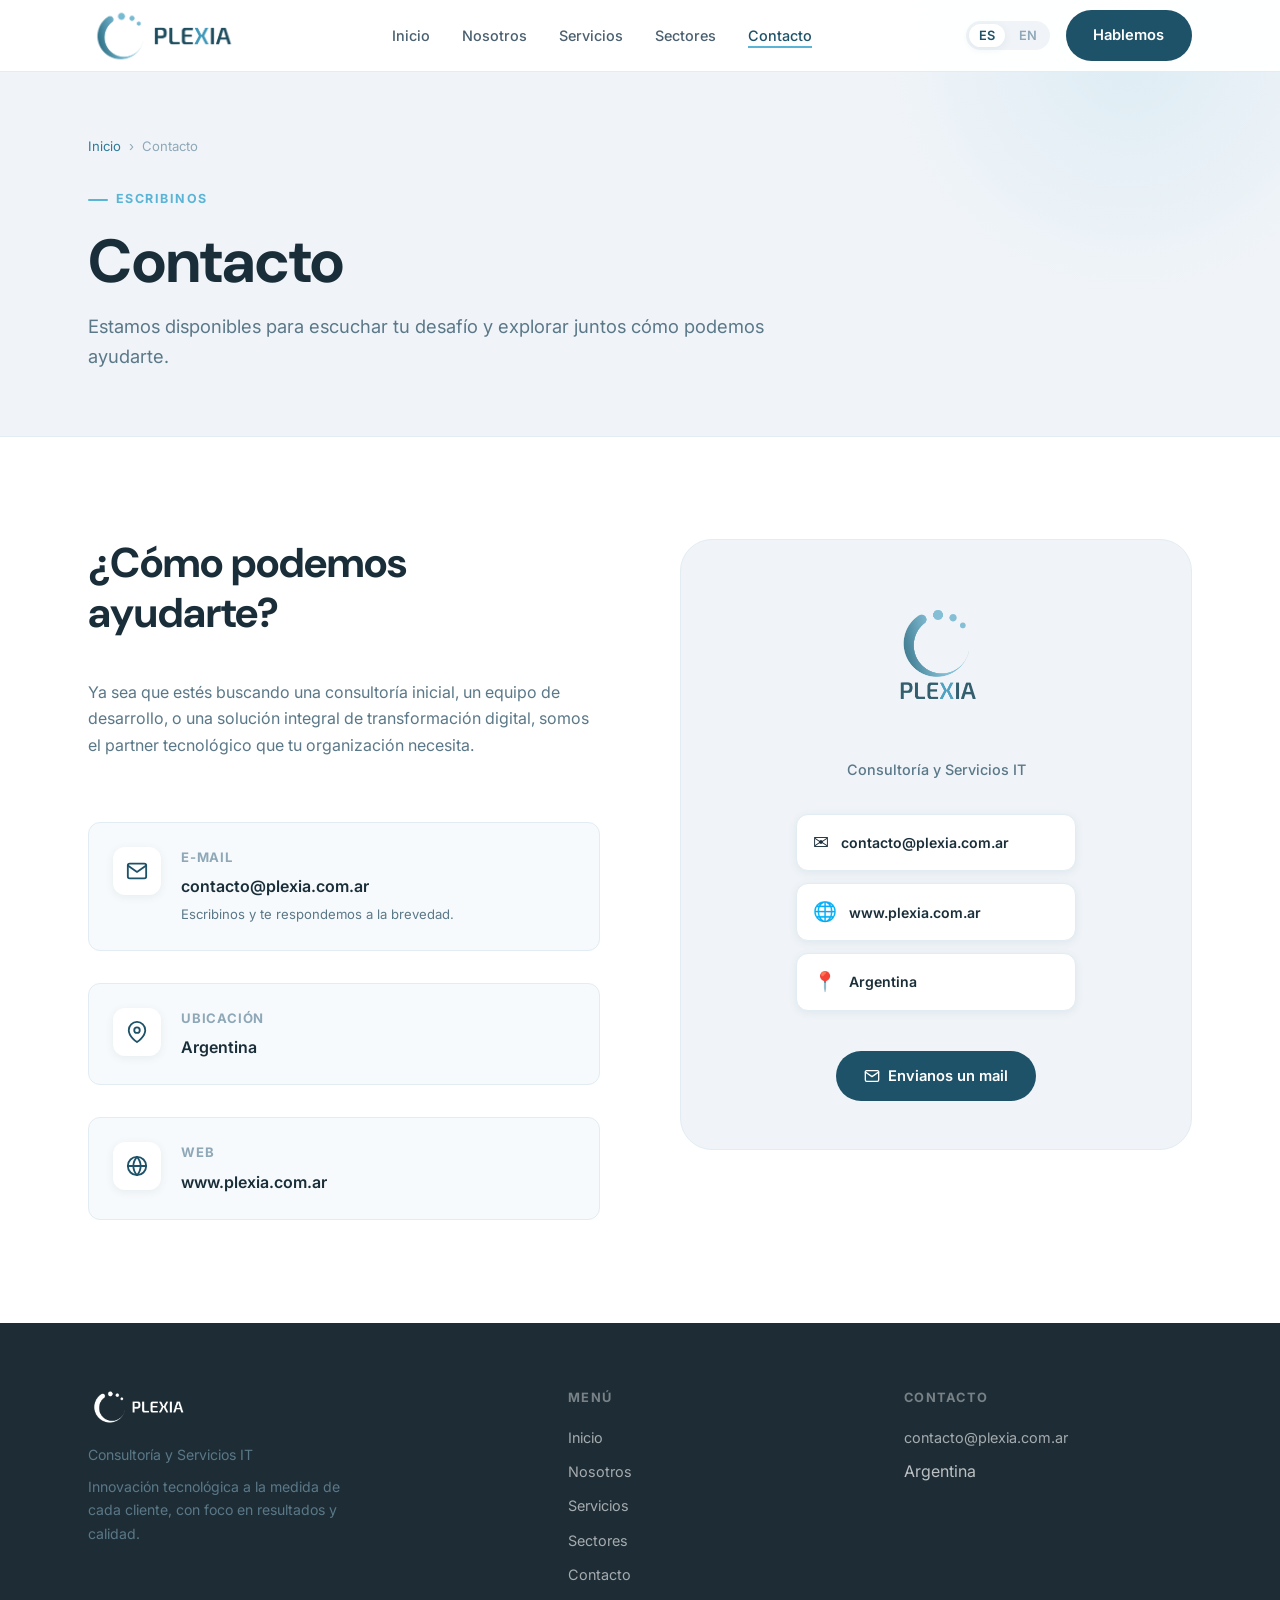
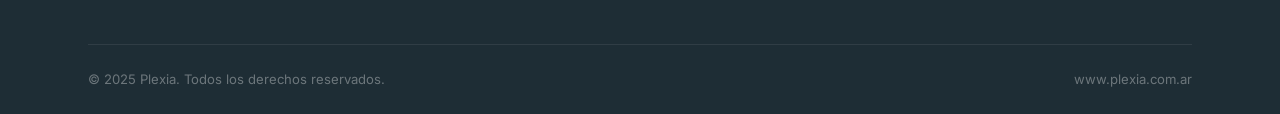
<file: contacto.html>
﻿<!DOCTYPE html>
<html lang="es">
<head>
  <meta charset="UTF-8" />
  <meta name="viewport" content="width=device-width, initial-scale=1.0" />
  <title>Contacto – PLEXIA</title>
  <meta name="description" content="Contactate con PLEXIA. Estamos disponibles para escuchar tu desafío y explorar cómo podemos ayudarte." />
  <link rel="icon" type="image/png" href="img/logo.png" />
  <link rel="stylesheet" href="css/styles.css" />
</head>
<body>

<!-- NAV -->
<plexia-header></plexia-header>

<!-- PAGE HEADER -->
<header class="page-header">
  <div class="container">
    <nav class="breadcrumb" aria-label="Breadcrumb">
      <a href="index.html" data-i18n="nav_home">Inicio</a>
      <span>›</span>
      <span data-i18n="nav_contact">Contacto</span>
    </nav>
    <p class="section-label">Escribinos</p>
    <h1 data-i18n="contact_title">Contacto</h1>
    <p class="lead" data-i18n="contact_lead">Estamos disponibles para escuchar tu desafío y explorar juntos cómo podemos ayudarte.</p>
  </div>
</header>

<!-- CONTACT SECTION -->
<section class="section">
  <div class="container">
    <div class="contact-grid">

      <!-- Contact Cards -->
      <div class="contact-info fade-up">
        <h2 style="margin-bottom:.5rem;" data-i18n="contact_reach_title">¿Cómo podemos ayudarte?</h2>
        <p style="margin-bottom:2rem;" data-i18n="contact_reach_text">Ya sea que estés buscando una consultoría inicial, un equipo de desarrollo, o una solución integral de transformación digital, somos el partner tecnológico que tu organización necesita.</p>

        <div class="contact-card" id="contact-email-card">
          <div class="contact-card__icon">
            <svg viewBox="0 0 24 24" fill="none" stroke-width="2" stroke-linecap="round" stroke-linejoin="round">
              <path d="M4 4h16c1.1 0 2 .9 2 2v12c0 1.1-.9 2-2 2H4c-1.1 0-2-.9-2-2V6c0-1.1.9-2 2-2z"/>
              <polyline points="22,6 12,13 2,6"/>
            </svg>
          </div>
          <div>
            <p class="contact-card__title" data-i18n="contact_email_title">E-mail</p>
            <p class="contact-card__value"><a href="mailto:contacto@plexia.com.ar">contacto@plexia.com.ar</a></p>
            <p style="font-size:.82rem;color:var(--text-muted);margin-top:.25rem;" data-i18n="contact_email_desc">Escribinos y te respondemos a la brevedad.</p>
          </div>
        </div>

        <div class="contact-card" id="contact-location-card">
          <div class="contact-card__icon">
            <svg viewBox="0 0 24 24" fill="none" stroke-width="2" stroke-linecap="round" stroke-linejoin="round">
              <path d="M21 10c0 7-9 13-9 13s-9-6-9-13a9 9 0 0118 0z"/>
              <circle cx="12" cy="10" r="3"/>
            </svg>
          </div>
          <div>
            <p class="contact-card__title" data-i18n="contact_location_title">Ubicación</p>
            <p class="contact-card__value" data-i18n="contact_location_val">Argentina</p>
          </div>
        </div>

        <div class="contact-card" id="contact-web-card">
          <div class="contact-card__icon">
            <svg viewBox="0 0 24 24" fill="none" stroke-width="2" stroke-linecap="round" stroke-linejoin="round">
              <circle cx="12" cy="12" r="10"/>
              <line x1="2" y1="12" x2="22" y2="12"/>
              <path d="M12 2a15.3 15.3 0 014 10 15.3 15.3 0 01-4 10 15.3 15.3 0 01-4-10 15.3 15.3 0 014-10z"/>
            </svg>
          </div>
          <div>
            <p class="contact-card__title">Web</p>
            <p class="contact-card__value"><a href="https://www.plexia.com.ar">www.plexia.com.ar</a></p>
          </div>
        </div>

      </div>

      <!-- Visual side -->
      <div class="contact-visual fade-up">
        <div style="display:flex;flex-direction:column;align-items:center;gap:2rem;">
          <img src="img/logo.png" alt="PLEXIA" style="height:130px;opacity:.9;" />
          <div style="text-align:center;">
            <h3 style="font-size:1.3rem;color:var(--blue-dark);margin-bottom:.5rem;"></h3>
            <p style="font-size:.9rem;color:var(--text-muted);font-weight:500;">Consultoría y Servicios IT</p>
          </div>
          <div style="width:100%;max-width:280px;display:flex;flex-direction:column;gap:.75rem;">
            <div style="display:flex;align-items:center;gap:.75rem;padding:.75rem 1rem;background:var(--white);border-radius:var(--radius-md);border:1px solid var(--gray-200);box-shadow:var(--shadow-sm);">
              <span style="font-size:1.2rem;">✉️</span>
              <span style="font-size:.88rem;font-weight:600;color:var(--text-main);">contacto@plexia.com.ar</span>
            </div>
            <div style="display:flex;align-items:center;gap:.75rem;padding:.75rem 1rem;background:var(--white);border-radius:var(--radius-md);border:1px solid var(--gray-200);box-shadow:var(--shadow-sm);">
              <span style="font-size:1.2rem;">🌐</span>
              <span style="font-size:.88rem;font-weight:600;color:var(--text-main);">www.plexia.com.ar</span>
            </div>
            <div style="display:flex;align-items:center;gap:.75rem;padding:.75rem 1rem;background:var(--white);border-radius:var(--radius-md);border:1px solid var(--gray-200);box-shadow:var(--shadow-sm);">
              <span style="font-size:1.2rem;">📍</span>
              <span style="font-size:.88rem;font-weight:600;color:var(--text-main);">Argentina</span>
            </div>
          </div>
          <a href="mailto:contacto@plexia.com.ar" class="btn btn-primary" id="contact-email-btn" style="margin-top:.5rem;">
            <svg width="16" height="16" viewBox="0 0 24 24" fill="none" stroke="white" stroke-width="2" stroke-linecap="round" stroke-linejoin="round">
              <path d="M4 4h16c1.1 0 2 .9 2 2v12c0 1.1-.9 2-2 2H4c-1.1 0-2-.9-2-2V6c0-1.1.9-2 2-2z"/>
              <polyline points="22,6 12,13 2,6"/>
            </svg>
            Envianos un mail
          </a>
        </div>
      </div>

    </div>
  </div>
</section>

<!-- FOOTER -->
<plexia-footer></plexia-footer>
<script src="js/components.js"></script>
<script src="js/main.js"></script>
</body>
</html>
</file>
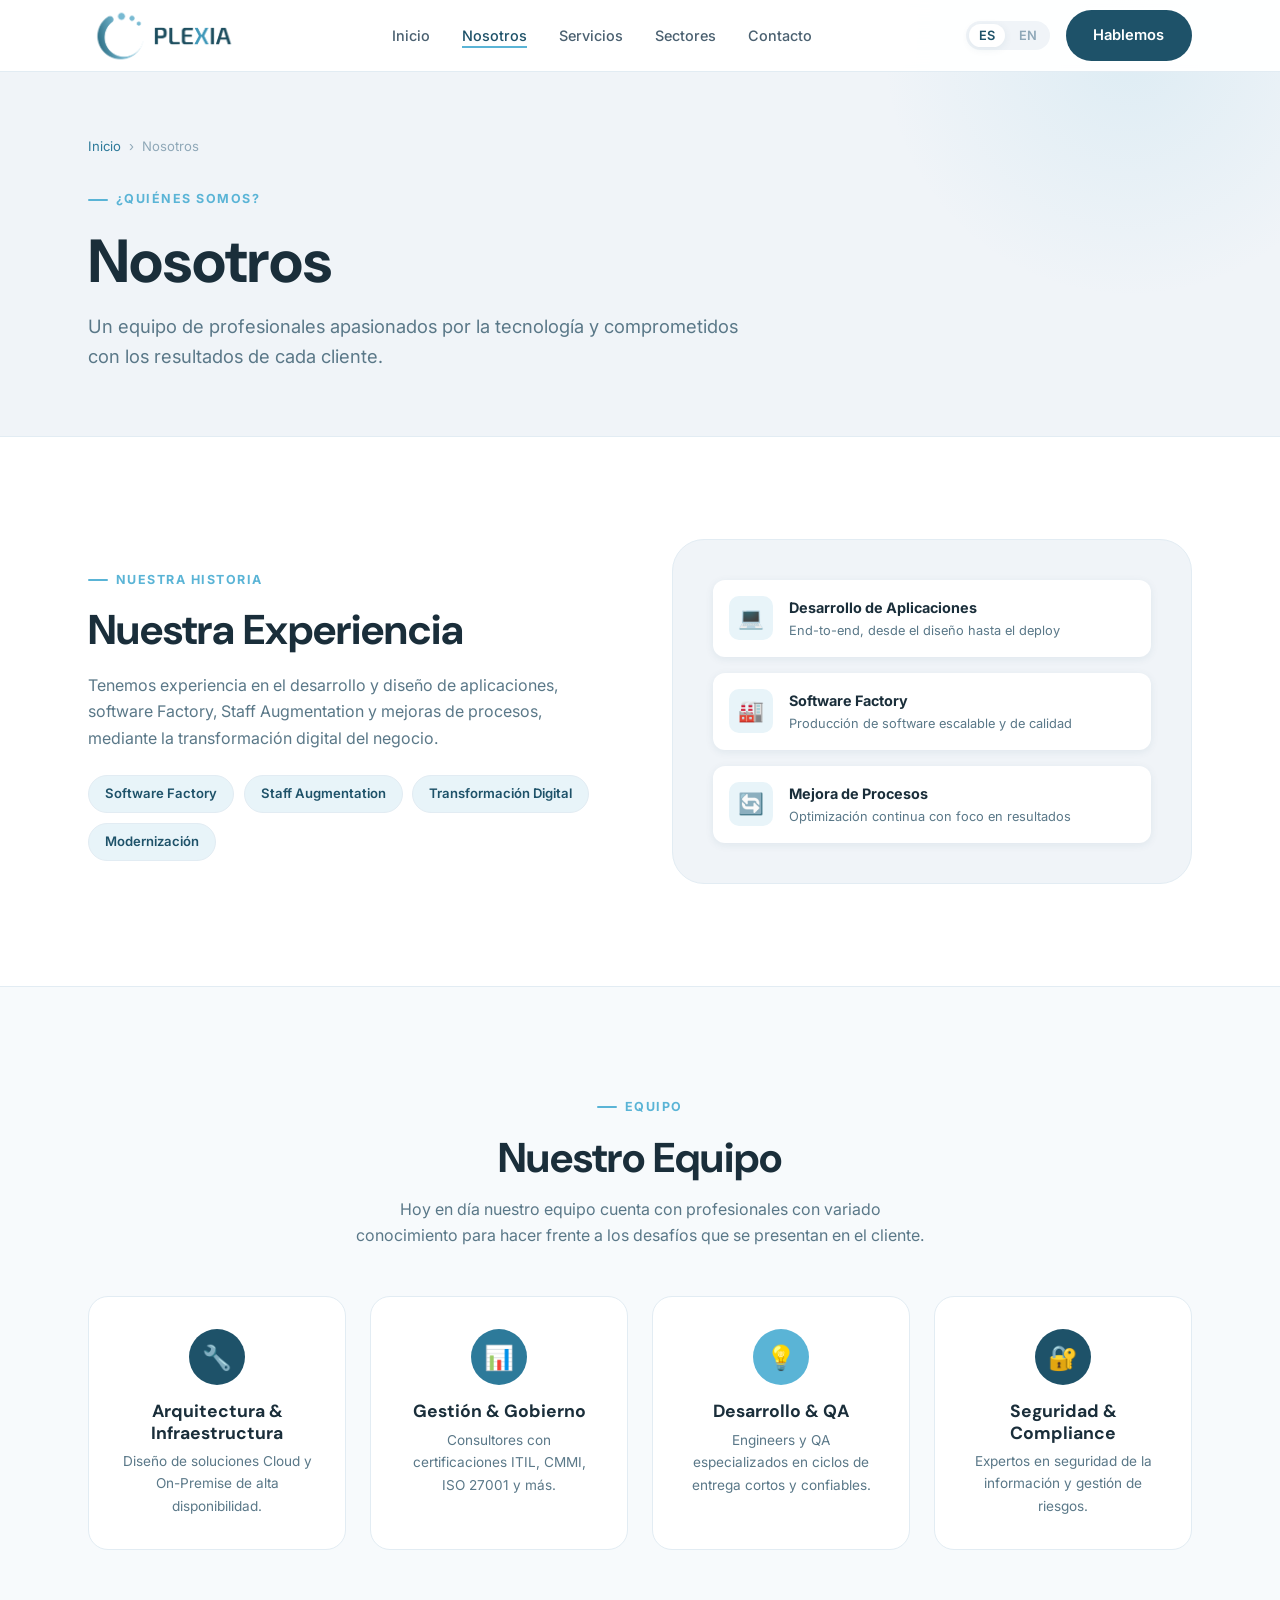
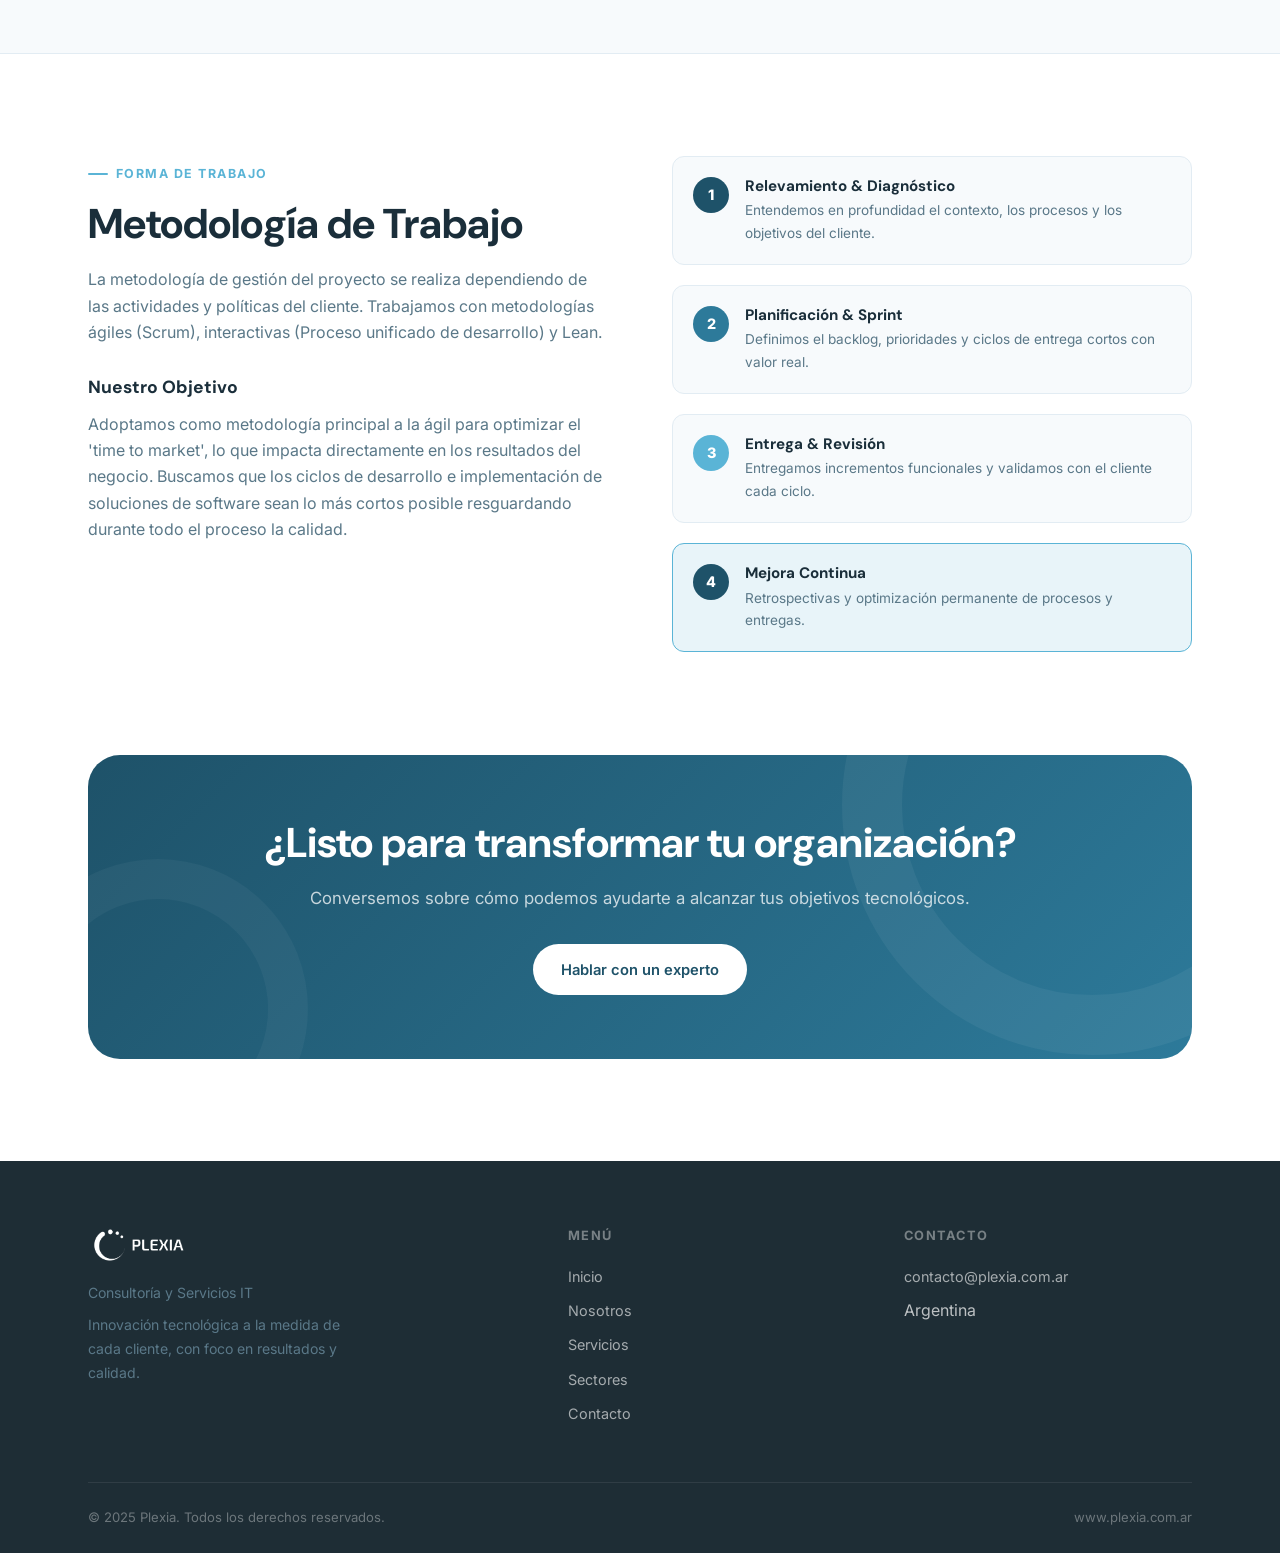
<file: nosotros.html>
<!DOCTYPE html>
<html lang="es">
<head>
  <meta charset="UTF-8" />
  <meta name="viewport" content="width=device-width, initial-scale=1.0" />
  <title>Nosotros – PLEXIA</title>
  <meta name="description" content="Conocé al equipo de PLEXIA y nuestra metodología de trabajo: Scrum, Lean y procesos unificados para optimizar el time to market." />
  <meta property="og:title" content="Nosotros – PLEXIA" />
  <link rel="icon" type="image/png" href="img/logo.png" />
  <link rel="stylesheet" href="css/styles.css" />
</head>
<body>

<!-- NAV -->
<plexia-header></plexia-header>

<!-- PAGE HEADER -->
<header class="page-header">
  <div class="container">
    <nav class="breadcrumb" aria-label="Breadcrumb">
      <a href="index.html" data-i18n="nav_home">Inicio</a>
      <span>›</span>
      <span data-i18n="nav_about">Nosotros</span>
    </nav>
    <p class="section-label" data-i18n="about_label">¿Quiénes somos?</p>
    <h1 data-i18n="page_about_title">Nosotros</h1>
    <p class="lead" data-i18n="page_about_lead">Un equipo de profesionales apasionados por la tecnología y comprometidos con los resultados de cada cliente.</p>
  </div>
</header>

<!-- EXPERIENCE -->
<section class="section">
  <div class="container">
    <div style="display:grid;grid-template-columns:1fr 1fr;gap:4rem;align-items:center;" class="about-grid">
      <div class="fade-up">
        <p class="section-label" data-i18n="about_history_label">Nuestra historia</p>
        <h2 data-i18n="about_exp_title">Nuestra Experiencia</h2>
        <p style="margin-top:1rem;margin-bottom:1.5rem;" data-i18n="about_exp_text">
          Tenemos experiencia en el desarrollo y diseño de aplicaciones, software Factory, Staff Augmentation y mejoras de procesos, mediante la transformación digital del negocio.
        </p>
        <div class="methodology-pills">
          <span class="pill" data-i18n="pill_sf">Software Factory</span>
          <span class="pill" data-i18n="pill_sa">Staff Augmentation</span>
          <span class="pill" data-i18n="pill_td">Transformación Digital</span>
          <span class="pill" data-i18n="pill_mod">Modernización</span>
        </div>
      </div>
      <div class="fade-up">
        <!-- Visual card -->
        <div style="background:var(--gray-100);border-radius:var(--radius-xl);padding:2.5rem;border:1px solid var(--gray-200);">
          <div style="display:flex;flex-direction:column;gap:1rem;">
            <div style="display:flex;align-items:center;gap:1rem;padding:1rem;background:var(--white);border-radius:var(--radius-md);box-shadow:var(--shadow-sm);">
              <div style="width:44px;height:44px;border-radius:10px;background:var(--blue-pale);display:flex;align-items:center;justify-content:center;font-size:1.3rem;">💻</div>
              <div>
                <p style="font-weight:700;font-size:.9rem;color:var(--text-main);" data-i18n="about_exp_card1_title">Desarrollo de Aplicaciones</p>
                <p style="font-size:.8rem;color:var(--text-muted);" data-i18n="about_exp_card1_text">End-to-end, desde el diseño hasta el deploy</p>
              </div>
            </div>
            <div style="display:flex;align-items:center;gap:1rem;padding:1rem;background:var(--white);border-radius:var(--radius-md);box-shadow:var(--shadow-sm);">
              <div style="width:44px;height:44px;border-radius:10px;background:var(--blue-pale);display:flex;align-items:center;justify-content:center;font-size:1.3rem;">🏭</div>
              <div>
                <p style="font-weight:700;font-size:.9rem;color:var(--text-main);" data-i18n="about_exp_card2_title">Software Factory</p>
                <p style="font-size:.8rem;color:var(--text-muted);" data-i18n="about_exp_card2_text">Producción de software escalable y de calidad</p>
              </div>
            </div>
            <div style="display:flex;align-items:center;gap:1rem;padding:1rem;background:var(--white);border-radius:var(--radius-md);box-shadow:var(--shadow-sm);">
              <div style="width:44px;height:44px;border-radius:10px;background:var(--blue-pale);display:flex;align-items:center;justify-content:center;font-size:1.3rem;">🔄</div>
              <div>
                <p style="font-weight:700;font-size:.9rem;color:var(--text-main);" data-i18n="about_exp_card3_title">Mejora de Procesos</p>
                <p style="font-size:.8rem;color:var(--text-muted);" data-i18n="about_exp_card3_text">Optimización continua con foco en resultados</p>
              </div>
            </div>
          </div>
        </div>
      </div>
    </div>
  </div>
</section>

<!-- TEAM -->
<section class="section" style="background:var(--off-white);border-top:1px solid var(--gray-200);border-bottom:1px solid var(--gray-200);">
  <div class="container">
    <div style="text-align:center;max-width:580px;margin:0 auto 3rem;">
      <p class="section-label" data-i18n="about_team_section_label">Equipo</p>
      <h2 data-i18n="about_team_title">Nuestro Equipo</h2>
      <p style="margin-top:.75rem;" data-i18n="about_team_text">Hoy en día nuestro equipo cuenta con profesionales con variado conocimiento para hacer frente a los desafíos que se presentan en el cliente.</p>
    </div>
    <div style="display:grid;grid-template-columns:repeat(auto-fit,minmax(220px,1fr));gap:1.5rem;">
      <div class="fade-up" style="background:var(--white);border-radius:var(--radius-lg);padding:2rem;text-align:center;border:1px solid var(--gray-200);transition:all var(--transition);" onmouseover="this.style.boxShadow='var(--shadow-md)';this.style.borderColor='var(--blue-light)'" onmouseout="this.style.boxShadow='';this.style.borderColor='var(--gray-200)'">
        <div style="width:56px;height:56px;border-radius:50%;background:var(--blue-dark);display:flex;align-items:center;justify-content:center;margin:0 auto 1rem;font-size:1.5rem;">🔧</div>
        <h4 style="margin-bottom:.4rem;" data-i18n="team_area1_title">Arquitectura & Infraestructura</h4>
        <p style="font-size:.85rem;" data-i18n="team_area1_text">Diseño de soluciones Cloud y On-Premise de alta disponibilidad.</p>
      </div>
      <div class="fade-up" style="background:var(--white);border-radius:var(--radius-lg);padding:2rem;text-align:center;border:1px solid var(--gray-200);transition:all var(--transition);" onmouseover="this.style.boxShadow='var(--shadow-md)';this.style.borderColor='var(--blue-light)'" onmouseout="this.style.boxShadow='';this.style.borderColor='var(--gray-200)'">
        <div style="width:56px;height:56px;border-radius:50%;background:var(--blue-mid);display:flex;align-items:center;justify-content:center;margin:0 auto 1rem;font-size:1.5rem;">📊</div>
        <h4 style="margin-bottom:.4rem;" data-i18n="team_area2_title">Gestión & Gobierno</h4>
        <p style="font-size:.85rem;" data-i18n="team_area2_text">Consultores con certificaciones ITIL, CMMI, ISO 27001 y más.</p>
      </div>
      <div class="fade-up" style="background:var(--white);border-radius:var(--radius-lg);padding:2rem;text-align:center;border:1px solid var(--gray-200);transition:all var(--transition);" onmouseover="this.style.boxShadow='var(--shadow-md)';this.style.borderColor='var(--blue-light)'" onmouseout="this.style.boxShadow='';this.style.borderColor='var(--gray-200)'">
        <div style="width:56px;height:56px;border-radius:50%;background:var(--blue-light);display:flex;align-items:center;justify-content:center;margin:0 auto 1rem;font-size:1.5rem;">💡</div>
        <h4 style="margin-bottom:.4rem;" data-i18n="team_area3_title">Desarrollo & QA</h4>
        <p style="font-size:.85rem;" data-i18n="team_area3_text">Engineers y QA especializados en ciclos de entrega cortos y confiables.</p>
      </div>
      <div class="fade-up" style="background:var(--white);border-radius:var(--radius-lg);padding:2rem;text-align:center;border:1px solid var(--gray-200);transition:all var(--transition);" onmouseover="this.style.boxShadow='var(--shadow-md)';this.style.borderColor='var(--blue-light)'" onmouseout="this.style.boxShadow='';this.style.borderColor='var(--gray-200)'">
        <div style="width:56px;height:56px;border-radius:50%;background:var(--blue-dark);display:flex;align-items:center;justify-content:center;margin:0 auto 1rem;font-size:1.5rem;">🔐</div>
        <h4 style="margin-bottom:.4rem;" data-i18n="team_area4_title">Seguridad & Compliance</h4>
        <p style="font-size:.85rem;" data-i18n="team_area4_text">Expertos en seguridad de la información y gestión de riesgos.</p>
      </div>
    </div>
  </div>
</section>

<!-- METHODOLOGY -->
<section class="section">
  <div class="container">
    <div class="about-grid" style="display:grid;grid-template-columns:1fr 1fr;gap:4rem;align-items:start;">
      <div class="fade-up">
        <p class="section-label" data-i18n="about_method_section_label">Forma de trabajo</p>
        <h2 data-i18n="about_method_title">Metodología de Trabajo</h2>
        <p style="margin-top:1rem;margin-bottom:2rem;" data-i18n="about_method_text">
          La metodología de gestión del proyecto se realiza dependiendo de las actividades y políticas del cliente. Trabajamos con metodologías ágiles (Scrum), interactivas (Proceso unificado de desarrollo) y Lean.
        </p>
        <h3 style="font-size:1.1rem;margin-bottom:.75rem;" data-i18n="about_goal_title">Nuestro Objetivo</h3>
        <p data-i18n="about_goal_text">
          Adoptamos como metodología principal a la ágil para optimizar el "time to market", lo que impacta directamente en los resultados del negocio.
        </p>
      </div>
      <div class="fade-up">
        <div style="display:flex;flex-direction:column;gap:1.25rem;">
          <div style="display:flex;gap:1rem;align-items:flex-start;padding:1.25rem;background:var(--off-white);border-radius:var(--radius-md);border:1px solid var(--gray-200);">
            <div style="min-width:36px;height:36px;border-radius:50%;background:var(--blue-dark);color:white;display:flex;align-items:center;justify-content:center;font-weight:800;font-size:.9rem;">1</div>
            <div>
              <h4 style="font-size:.95rem;margin-bottom:.25rem;" data-i18n="method_step1_title">Relevamiento & Diagnóstico</h4>
              <p style="font-size:.85rem;" data-i18n="method_step1_text">Entendemos en profundidad el contexto, los procesos y los objetivos del cliente.</p>
            </div>
          </div>
          <div style="display:flex;gap:1rem;align-items:flex-start;padding:1.25rem;background:var(--off-white);border-radius:var(--radius-md);border:1px solid var(--gray-200);">
            <div style="min-width:36px;height:36px;border-radius:50%;background:var(--blue-mid);color:white;display:flex;align-items:center;justify-content:center;font-weight:800;font-size:.9rem;">2</div>
            <div>
              <h4 style="font-size:.95rem;margin-bottom:.25rem;" data-i18n="method_step2_title">Planificación & Sprint</h4>
              <p style="font-size:.85rem;" data-i18n="method_step2_text">Definimos el backlog, prioridades y ciclos de entrega cortos con valor real.</p>
            </div>
          </div>
          <div style="display:flex;gap:1rem;align-items:flex-start;padding:1.25rem;background:var(--off-white);border-radius:var(--radius-md);border:1px solid var(--gray-200);">
            <div style="min-width:36px;height:36px;border-radius:50%;background:var(--blue-light);color:white;display:flex;align-items:center;justify-content:center;font-weight:800;font-size:.9rem;">3</div>
            <div>
              <h4 style="font-size:.95rem;margin-bottom:.25rem;" data-i18n="method_step3_title">Entrega & Revisión</h4>
              <p style="font-size:.85rem;" data-i18n="method_step3_text">Entregamos incrementos funcionales y validamos con el cliente cada ciclo.</p>
            </div>
          </div>
          <div style="display:flex;gap:1rem;align-items:flex-start;padding:1.25rem;background:var(--blue-pale);border-radius:var(--radius-md);border:1px solid var(--blue-light);">
            <div style="min-width:36px;height:36px;border-radius:50%;background:var(--blue-dark);color:white;display:flex;align-items:center;justify-content:center;font-weight:800;font-size:.9rem;">4</div>
            <div>
              <h4 style="font-size:.95rem;margin-bottom:.25rem;" data-i18n="method_step4_title">Mejora Continua</h4>
              <p style="font-size:.85rem;" data-i18n="method_step4_text">Retrospectivas y optimización permanente de procesos y entregas.</p>
            </div>
          </div>
        </div>
      </div>
    </div>
  </div>
</section>

<!-- CTA -->
<section class="section" style="padding-top:0;">
  <div class="container">
    <div class="cta-banner fade-up">
      <h2 data-i18n="cta_title">¿Listo para transformar tu organización?</h2>
      <p data-i18n="cta_text">Conversemos sobre cómo podemos ayudarte a alcanzar tus objetivos tecnológicos.</p>
      <a href="contacto.html" class="btn btn-light" data-i18n="cta_btn">Hablar con un experto</a>
    </div>
  </div>
</section>

<!-- FOOTER -->
<plexia-footer></plexia-footer>
<script src="js/components.js"></script>
<script src="js/main.js"></script>
</body>
</html>
</file>
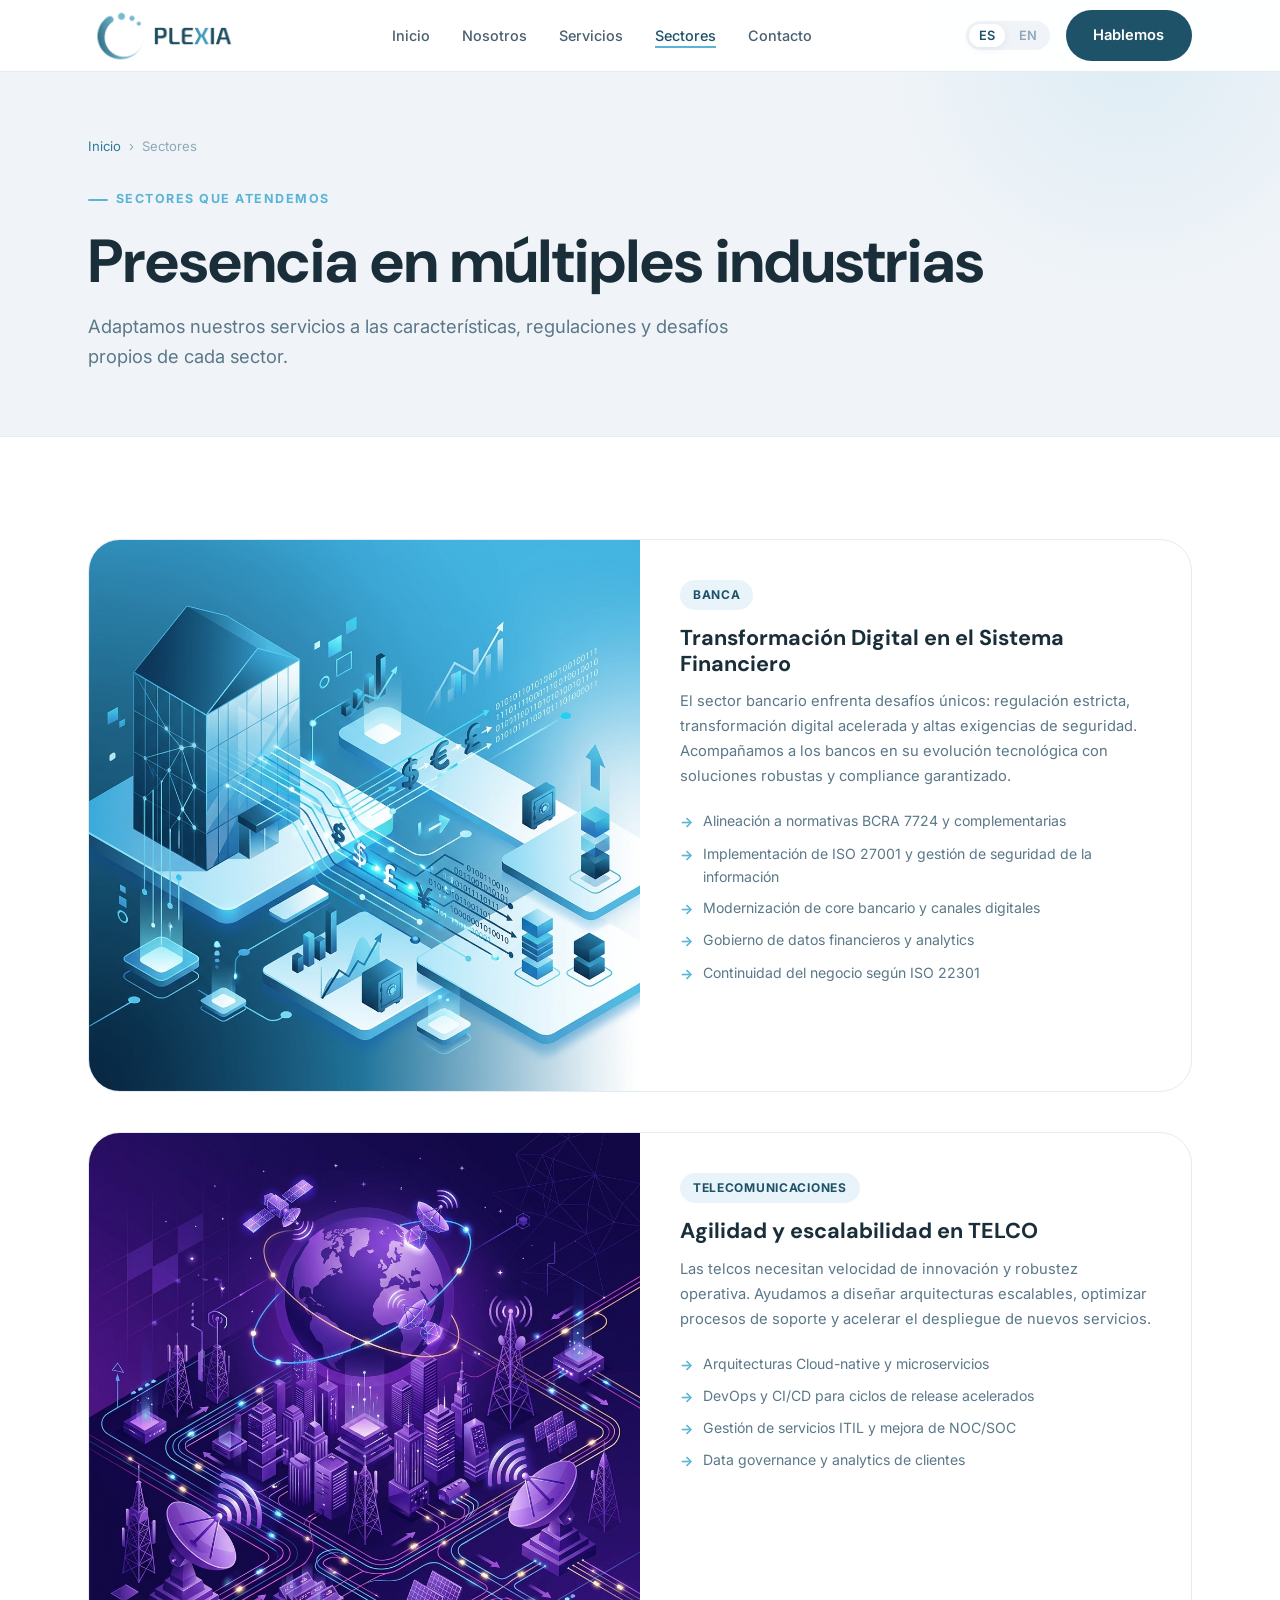
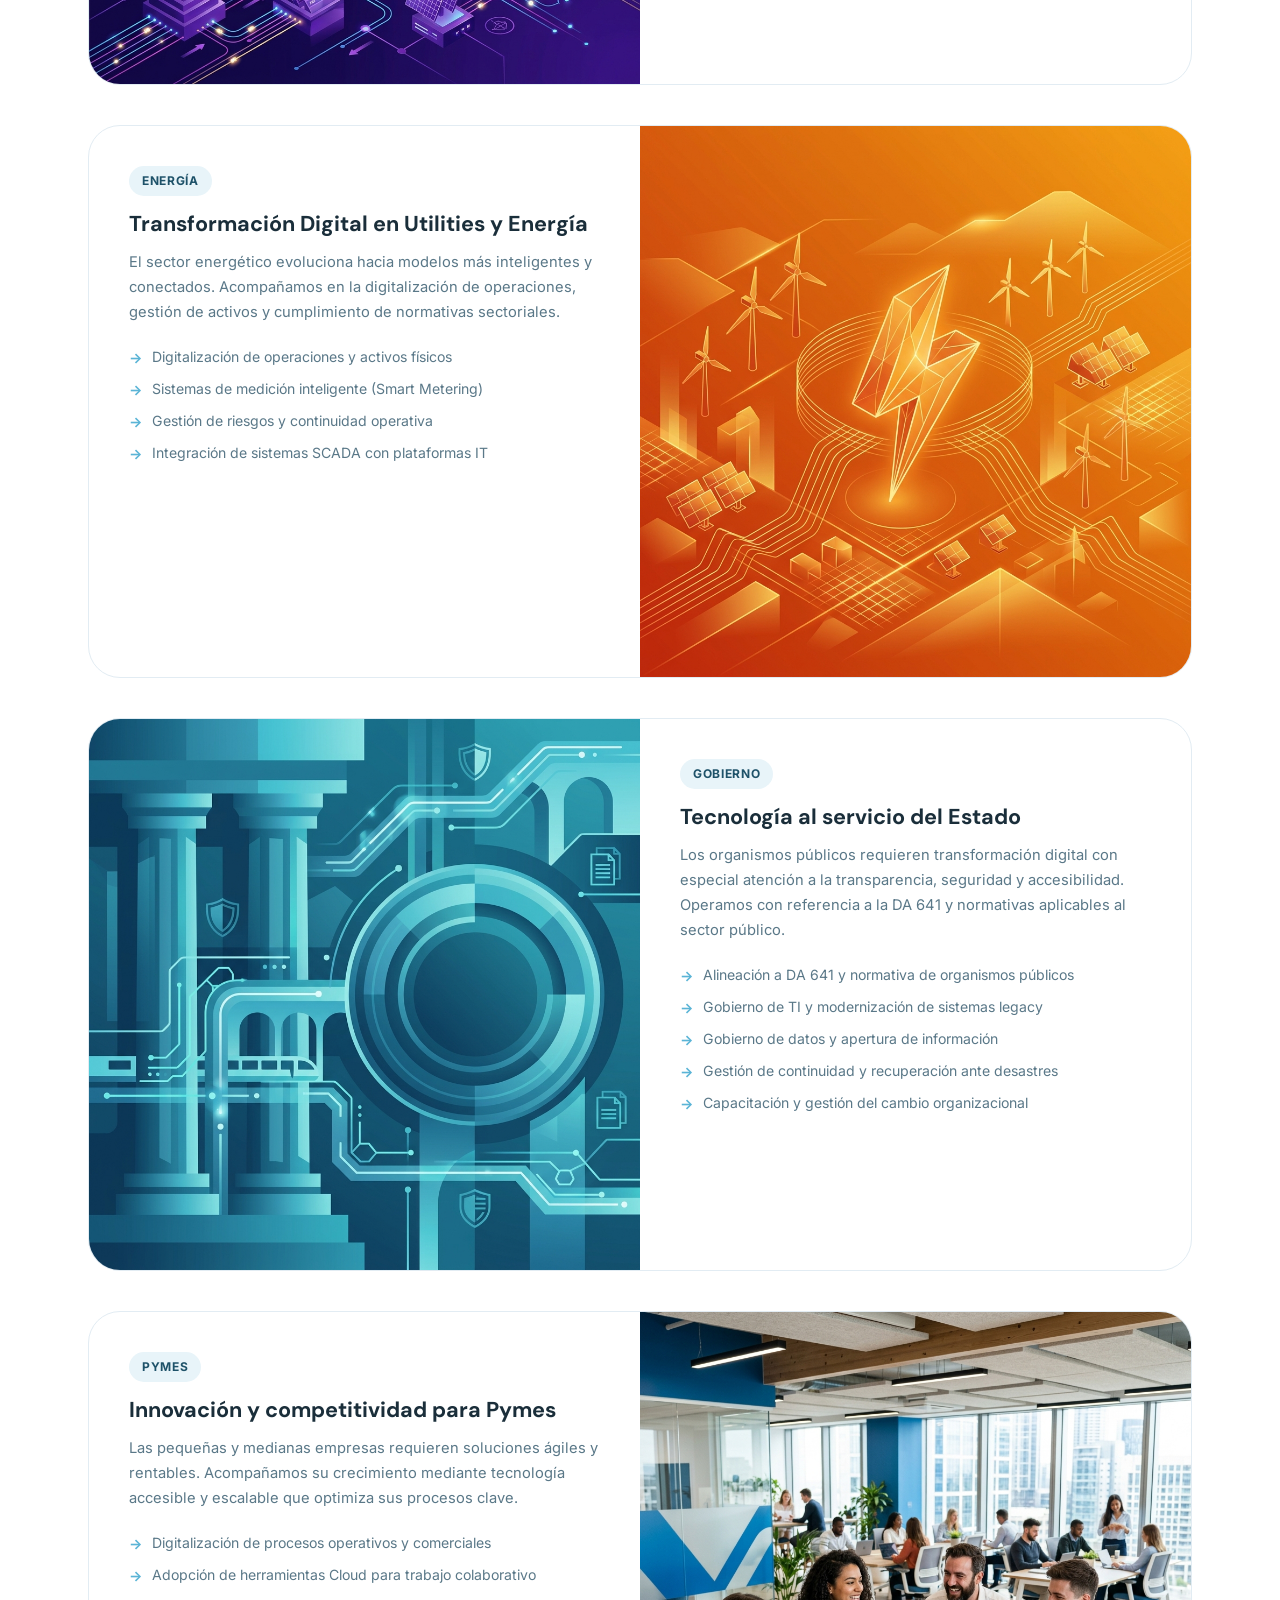
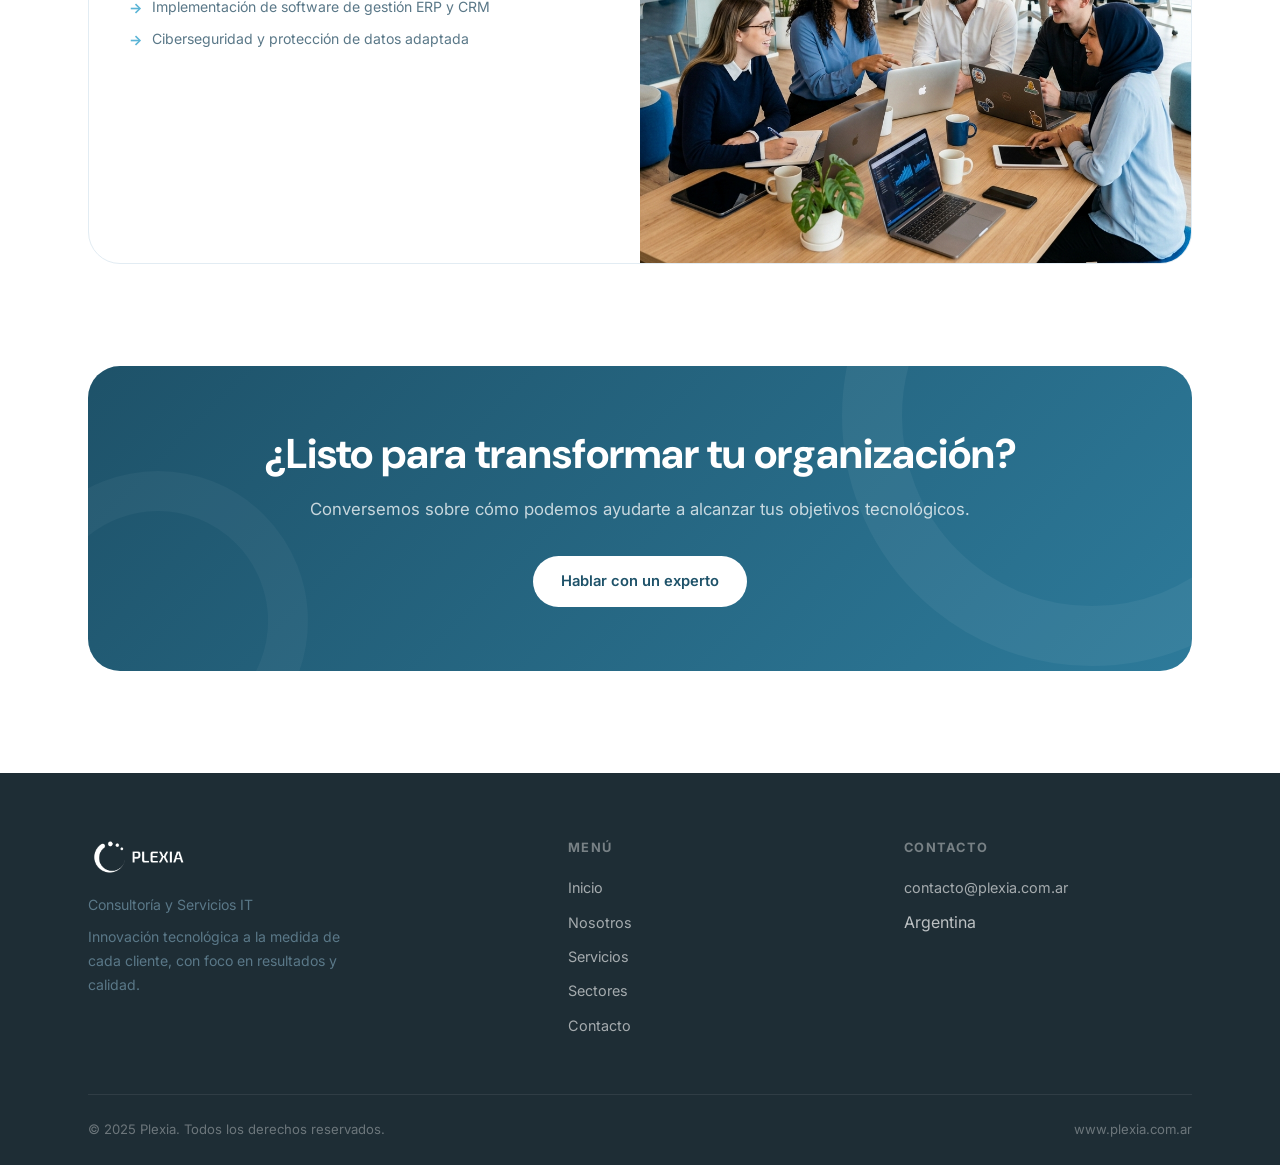
<file: sectores.html>
<!DOCTYPE html>
<html lang="es">
<head>
  <meta charset="UTF-8" />
  <meta name="viewport" content="width=device-width, initial-scale=1.0" />
  <title>Sectores – PLEXIA</title>
  <meta name="description" content="PLEXIA brinda servicios IT a los sectores de Banca, SGR, Telecomunicaciones, Energía y Gobierno." />
  <link rel="icon" type="image/png" href="img/logo.png" />
  <link rel="stylesheet" href="css/styles.css" />
  <style>
    .sector-card-large {
      background: var(--white);
      border: 1px solid var(--gray-200);
      border-radius: var(--radius-xl);
      overflow: hidden;
      transition: all var(--transition);
      display: grid;
      grid-template-columns: 1fr 1fr;
    }
    .sector-card-large:hover {
      box-shadow: var(--shadow-lg);
      border-color: var(--blue-light);
    }
    .sector-card-large__visual {
      position: relative;
      min-height: 320px;
      overflow: hidden;
    }
    .sector-card-large__visual img {
      width: 100%;
      height: 100%;
      object-fit: cover;
      display: block;
      transition: transform .6s ease;
    }
    .sector-card-large:hover .sector-card-large__visual img {
      transform: scale(1.04);
    }
    .sector-card-large__content { padding: 2.5rem; }
    .sector-tag {
      display: inline-block;
      padding: .3rem .8rem;
      border-radius: 100px;
      font-size: .75rem;
      font-weight: 700;
      background: var(--blue-pale);
      color: var(--blue-dark);
      margin-bottom: 1rem;
      text-transform: uppercase;
      letter-spacing: .06em;
    }
    .sector-card-large__content h3 { font-size: 1.35rem; margin-bottom: .75rem; }
    .sector-card-large__content p { font-size: .92rem; line-height: 1.7; }
    .sector-points { display: flex; flex-direction: column; gap: .5rem; margin-top: 1.25rem; }
    .sector-point {
      display: flex;
      gap: .6rem;
      align-items: flex-start;
      font-size: .88rem;
      color: var(--text-muted);
    }
    .sector-point::before {
      content: '→';
      color: var(--blue-light);
      font-weight: 700;
      flex-shrink: 0;
      margin-top: 1px;
    }
    @media (max-width: 768px) {
      .sector-card-large { grid-template-columns: 1fr; }
      .sector-card-large__visual { min-height: 200px; }
    }
  </style>
</head>
<body>

<!-- NAV -->
<plexia-header></plexia-header>

<!-- PAGE HEADER -->
<header class="page-header">
  <div class="container">
    <nav class="breadcrumb" aria-label="Breadcrumb">
      <a href="index.html" data-i18n="nav_home">Inicio</a>
      <span>›</span>
      <span data-i18n="nav_industries">Sectores</span>
    </nav>
    <p class="section-label" data-i18n="industries_label">Sectores que atendemos</p>
    <h1 data-i18n="industries_title">Presencia en múltiples industrias</h1>
    <p class="lead" data-i18n="page_sectors_lead">Adaptamos nuestros servicios a las características, regulaciones y desafíos propios de cada sector.</p>
  </div>
</header>

<!-- SECTORS DETAIL -->
<section class="section">
  <div class="container" style="display:flex;flex-direction:column;gap:2.5rem;">

    <!-- BANCA -->
    <div class="sector-card-large fade-up" id="sector-banca">
      <div class="sector-card-large__visual">
        <img src="img/sector-banca.png" alt="Sector Banca" />
      </div>
      <div class="sector-card-large__content">
        <span class="sector-tag" data-i18n="ind1">Banca</span>
        <h3 data-i18n="sector_banca_title">Transformación Digital en el Sistema Financiero</h3>
        <p data-i18n="sector_banca_text">El sector bancario enfrenta desafíos únicos: regulación estricta, transformación digital acelerada y altas exigencias de seguridad.</p>
        <div class="sector-points">
          <div class="sector-point" data-i18n="sector_banca_p1">Alineación a normativas BCRA 7724 y complementarias</div>
          <div class="sector-point" data-i18n="sector_banca_p2">Implementación de ISO 27001 y gestión de seguridad de la información</div>
          <div class="sector-point" data-i18n="sector_banca_p3">Modernización de core bancario y canales digitales</div>
          <div class="sector-point" data-i18n="sector_banca_p4">Gobierno de datos financieros y analytics</div>
          <div class="sector-point" data-i18n="sector_banca_p5">Continuidad del negocio según ISO 22301</div>
        </div>
      </div>
    </div>


    <!-- TELCO -->
    <div class="sector-card-large fade-up" id="sector-telco">
      <div class="sector-card-large__visual">
        <img src="img/sector-telco.png" alt="Sector Telecomunicaciones" />
      </div>
      <div class="sector-card-large__content">
        <span class="sector-tag" data-i18n="ind3">Telecomunicaciones</span>
        <h3 data-i18n="sector_telco_title">Agilidad y escalabilidad en TELCO</h3>
        <p data-i18n="sector_telco_text">Las telcos necesitan velocidad de innovación y robustez operativa. Ayudamos a diseñar arquitecturas escalables y acelerar el despliegue de nuevos servicios.</p>
        <div class="sector-points">
          <div class="sector-point" data-i18n="sector_telco_p1">Arquitecturas Cloud-native y microservicios</div>
          <div class="sector-point" data-i18n="sector_telco_p2">DevOps y CI/CD para ciclos de release acelerados</div>
          <div class="sector-point" data-i18n="sector_telco_p3">Gestión de servicios ITIL y mejora de NOC/SOC</div>
          <div class="sector-point" data-i18n="sector_telco_p4">Data governance y analytics de clientes</div>
        </div>
      </div>
    </div>

    <!-- ENERGÍA -->
    <div class="sector-card-large fade-up" id="sector-energia" style="direction:rtl;">
      <div class="sector-card-large__visual" style="direction:ltr;">
        <img src="img/sector-energia.png" alt="Sector Energía" />
      </div>
      <div class="sector-card-large__content" style="direction:ltr;">
        <span class="sector-tag" data-i18n="ind4">Energía</span>
        <h3 data-i18n="sector_energia_title">Transformación Digital en Utilities y Energía</h3>
        <p data-i18n="sector_energia_text">El sector energético evoluciona hacia modelos más inteligentes y conectados. Acompañamos en la digitalización de operaciones y cumplimiento normativo.</p>
        <div class="sector-points">
          <div class="sector-point" data-i18n="sector_energia_p1">Digitalización de operaciones y activos físicos</div>
          <div class="sector-point" data-i18n="sector_energia_p2">Sistemas de medición inteligente (Smart Metering)</div>
          <div class="sector-point" data-i18n="sector_energia_p3">Gestión de riesgos y continuidad operativa</div>
          <div class="sector-point" data-i18n="sector_energia_p4">Integración de sistemas SCADA con plataformas IT</div>
        </div>
      </div>
    </div>

    <!-- GOBIERNO -->
    <div class="sector-card-large fade-up" id="sector-gobierno">
      <div class="sector-card-large__visual">
        <img src="img/sector-gobierno.png" alt="Sector Gobierno" />
      </div>
      <div class="sector-card-large__content">
        <span class="sector-tag" data-i18n="ind5">Gobierno</span>
        <h3 data-i18n="sector_gobierno_title">Tecnología al servicio del Estado</h3>
        <p data-i18n="sector_gobierno_text">Los organismos públicos requieren transformación digital con especial atención a la transparencia, seguridad y accesibilidad.</p>
        <div class="sector-points">
          <div class="sector-point" data-i18n="sector_gobierno_p1">Alineación a DA 641 y normativa de organismos públicos</div>
          <div class="sector-point" data-i18n="sector_gobierno_p2">Gobierno de TI y modernización de sistemas legacy</div>
          <div class="sector-point" data-i18n="sector_gobierno_p3">Gobierno de datos y apertura de información</div>
          <div class="sector-point" data-i18n="sector_gobierno_p4">Gestión de continuidad y recuperación ante desastres</div>
          <div class="sector-point" data-i18n="sector_gobierno_p5">Capacitación y gestión del cambio organizacional</div>
        </div>
      </div>
    </div>

    <!-- PYMES -->
    <div class="sector-card-large fade-up" id="sector-pymes" style="direction:rtl;">
      <div class="sector-card-large__visual" style="direction:ltr;">
        <img src="img/sector-pymes.png" alt="Sector Pymes" />
      </div>
      <div class="sector-card-large__content" style="direction:ltr;">
        <span class="sector-tag" data-i18n="ind6">Pymes</span>
        <h3 data-i18n="sector_pymes_title">Innovación y competitividad para Pymes</h3>
        <p data-i18n="sector_pymes_text">Las pequeñas y medianas empresas requieren soluciones ágiles y rentables. Acompañamos su crecimiento mediante tecnología accesible y escalable que optimiza sus procesos clave.</p>
        <div class="sector-points">
          <div class="sector-point" data-i18n="sector_pymes_p1">Digitalización de procesos operativos y comerciales</div>
          <div class="sector-point" data-i18n="sector_pymes_p2">Adopción de herramientas Cloud para trabajo colaborativo</div>
          <div class="sector-point" data-i18n="sector_pymes_p3">Implementación de software de gestión ERP y CRM</div>
          <div class="sector-point" data-i18n="sector_pymes_p4">Ciberseguridad y protección de datos adaptada</div>
        </div>
      </div>
    </div>

  </div>
</section>

<!-- CTA -->
<section class="section" style="padding-top:0;">
  <div class="container">
    <div class="cta-banner fade-up">
      <h2 data-i18n="cta_title">¿Listo para transformar tu organización?</h2>
      <p data-i18n="cta_text">Conversemos sobre cómo podemos ayudarte a alcanzar tus objetivos tecnológicos.</p>
      <a href="contacto.html" class="btn btn-light" data-i18n="cta_btn">Hablar con un experto</a>
    </div>
  </div>
</section>

<!-- FOOTER -->
<plexia-footer></plexia-footer>
<script src="js/components.js"></script>
<script src="js/main.js"></script>
</body>
</html>
</file>
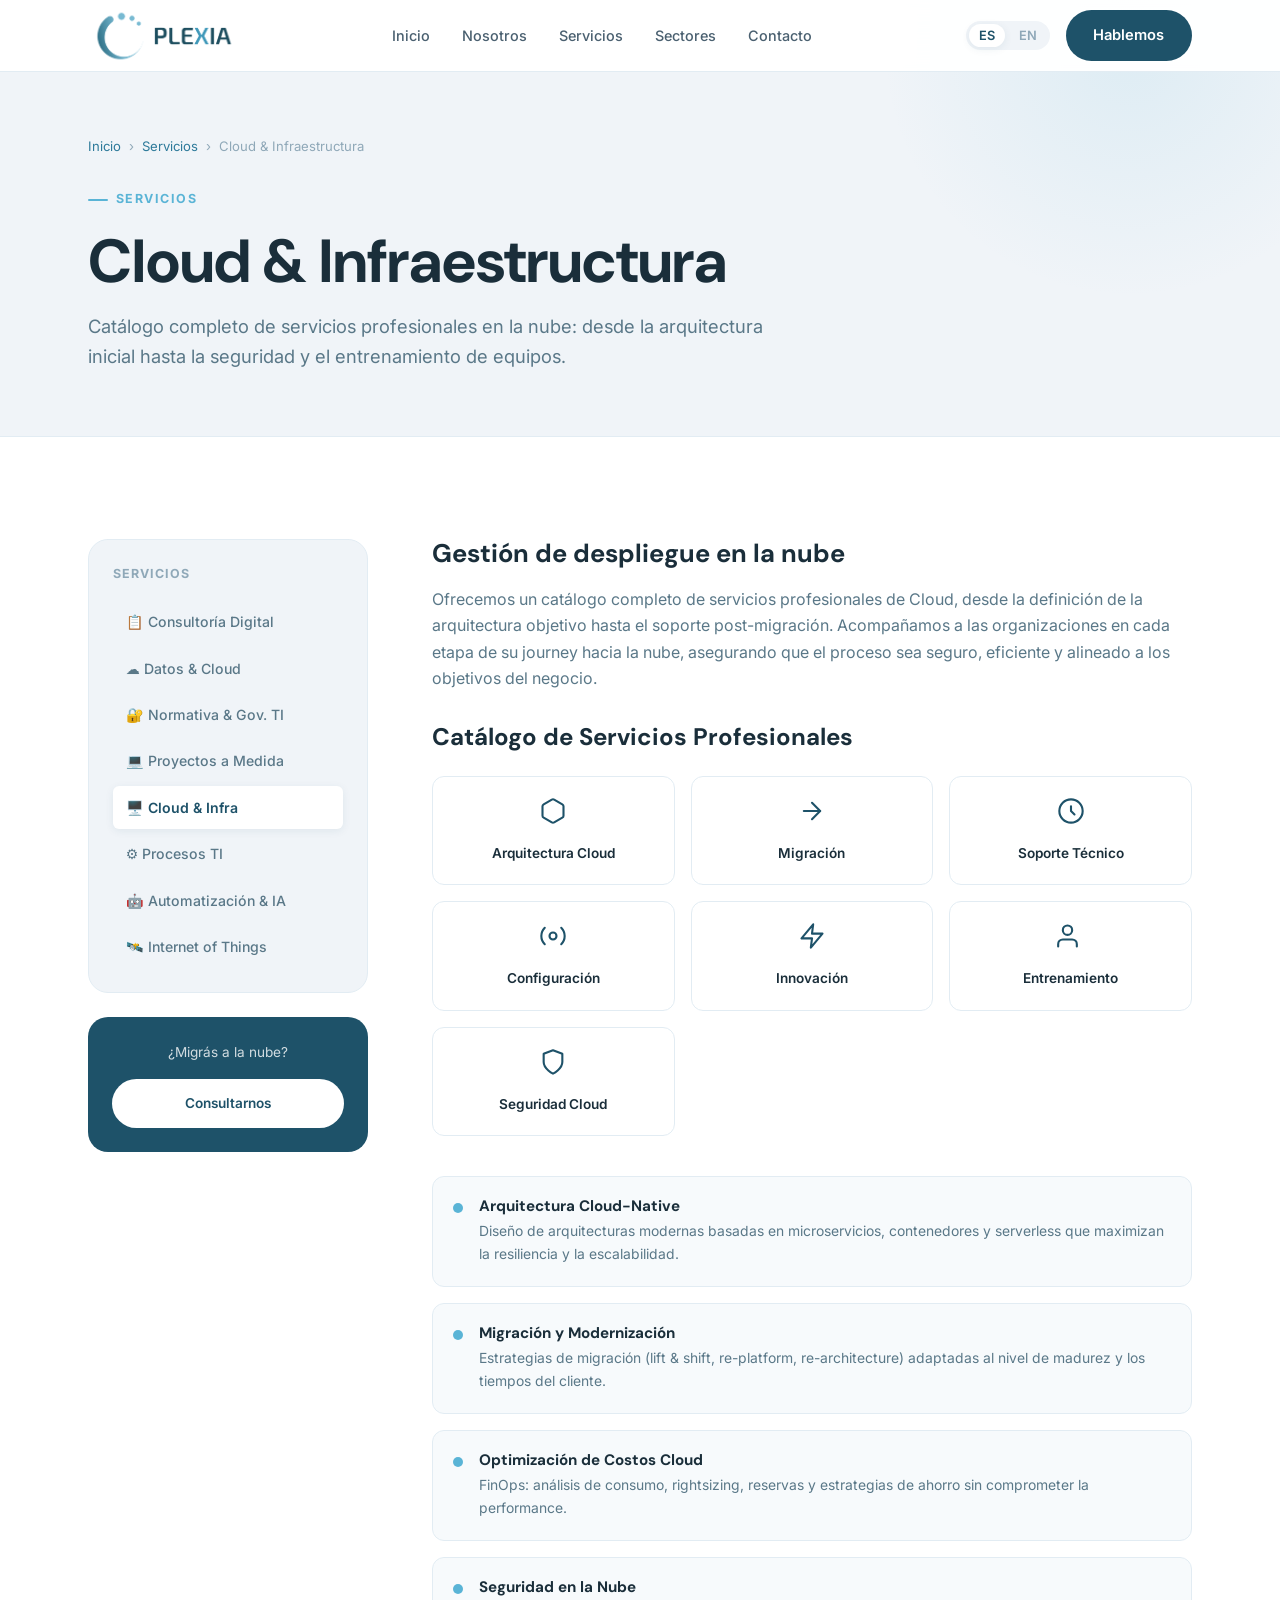
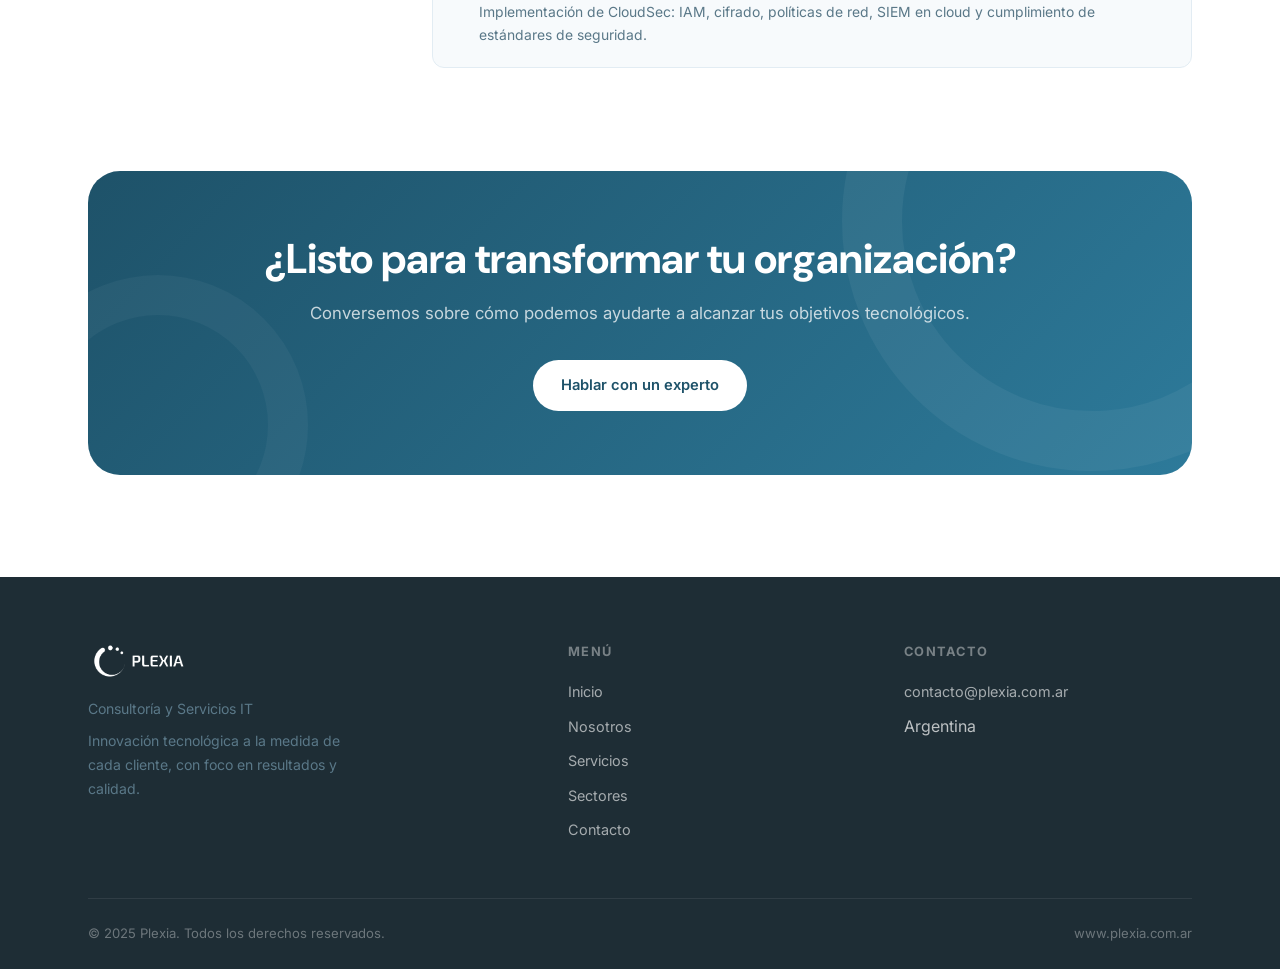
<file: servicio-cloud-infra.html>
﻿<!DOCTYPE html>
<html lang="es">
<head>
  <meta charset="UTF-8" /><meta name="viewport" content="width=device-width, initial-scale=1.0" />
  <title>Cloud & Infraestructura – PLEXIA</title>
  <meta name="description" content="Servicios de Cloud: arquitectura, migración, soporte técnico, configuración, innovación, entrenamiento y seguridad en la nube." />
  <link rel="icon" type="image/png" href="img/logo.png" /><link rel="stylesheet" href="css/styles.css" />
</head>
<body>
<plexia-header></plexia-header>

<header class="page-header">
  <div class="container">
    <nav class="breadcrumb" aria-label="Breadcrumb">
      <a href="index.html" data-i18n="nav_home">Inicio</a><span>›</span>
      <a href="servicios.html" data-i18n="nav_services">Servicios</a><span>›</span>
      <span>Cloud &amp; Infraestructura</span>
    </nav>
    <p class="section-label" data-i18n="sd_title">Servicios</p>
    <h1 data-i18n="svc5_title">Cloud &amp; Infraestructura</h1>
    <p class="lead">Catálogo completo de servicios profesionales en la nube: desde la arquitectura inicial hasta la seguridad y el entrenamiento de equipos.</p>
  </div>
</header>

<section class="section">
  <div class="container">
    <div class="service-detail-grid">
      <aside class="service-sidebar">
        <div class="service-sidebar__nav">
          <p class="service-sidebar__title" data-i18n="sd_title">Servicios</p>
          <div class="service-sidebar__links">
            <a href="servicio-consultoria.html" class="service-sidebar__link" data-i18n="sd_consultoria">📋 Consultoría Digital</a>
            <a href="servicio-datos-cloud.html" class="service-sidebar__link" data-i18n="sd_datos">☁️ Datos & Cloud</a>
            <a href="servicio-normativa.html" class="service-sidebar__link" data-i18n="sd_normativa">🔐 Normativa & Gov. TI</a>
            <a href="servicio-proyectos.html" class="service-sidebar__link" data-i18n="sd_proyectos">💻 Proyectos a Medida</a>
            <a href="servicio-cloud-infra.html" class="service-sidebar__link active" data-i18n="sd_cloud">🖥️ Cloud & Infra</a>
            <a href="servicio-procesos.html" class="service-sidebar__link" data-i18n="sd_procesos">⚙️ Procesos TI</a>
            <a href="servicio-ia.html" class="service-sidebar__link" data-i18n="sd_ia">🤖 Automatización & IA</a>
            <a href="servicio-iot.html" class="service-sidebar__link" data-i18n="sd_iot" style="display:block;white-space:nowrap;overflow:hidden;text-overflow:ellipsis;">🛰️ Internet of Things</a>
          </div>
        </div>
        <div style="margin-top:1.5rem;background:var(--blue-dark);border-radius:var(--radius-lg);padding:1.5rem;color:white;text-align:center;">
          <p style="font-size:.85rem;margin-bottom:1rem;color:rgba(255,255,255,.8);">¿Migrás a la nube?</p>
          <a href="contacto.html" class="btn btn-light" style="width:100%;justify-content:center;font-size:.85rem;">Consultarnos</a>
        </div>
      </aside>

      <main>
        <div class="fade-up">
          <h2 style="font-size:1.6rem;margin-bottom:1rem;" data-i18n="s5_h2">Gestión de despliegue en la nube</h2>
          <p style="font-size:1rem;margin-bottom:1.5rem;" data-i18n="s5_p1">Ofrecemos un catálogo completo de servicios profesionales de Cloud, desde la definición de la arquitectura objetivo hasta el soporte post-migración. Acompañamos a las organizaciones en cada etapa de su journey hacia la nube, asegurando que el proceso sea seguro, eficiente y alineado a los objetivos del negocio.</p>
        </div>

        <div style="margin-top:2rem;">
          <h3 style="margin-bottom:1.5rem;" data-i18n="s5_h3">Catálogo de Servicios Profesionales</h3>
          <div class="catalog-grid fade-up">
            <div class="catalog-item">
              <svg viewBox="0 0 24 24" fill="none" stroke-width="1.8" stroke-linecap="round" stroke-linejoin="round"><path d="M21 16V8a2 2 0 00-1-1.73l-7-4a2 2 0 00-2 0l-7 4A2 2 0 003 8v8a2 2 0 001 1.73l7 4a2 2 0 002 0l7-4A2 2 0 0021 16z"/></svg>
              <p>Arquitectura Cloud</p>
            </div>
            <div class="catalog-item">
              <svg viewBox="0 0 24 24" fill="none" stroke-width="1.8" stroke-linecap="round" stroke-linejoin="round"><path d="M5 12h14"/><path d="M12 5l7 7-7 7"/></svg>
              <p>Migración</p>
            </div>
            <div class="catalog-item">
              <svg viewBox="0 0 24 24" fill="none" stroke-width="1.8" stroke-linecap="round" stroke-linejoin="round"><circle cx="12" cy="12" r="10"/><path d="M12 8v4l3 3"/></svg>
              <p>Soporte Técnico</p>
            </div>
            <div class="catalog-item">
              <svg viewBox="0 0 24 24" fill="none" stroke-width="1.8" stroke-linecap="round" stroke-linejoin="round"><circle cx="12" cy="12" r="3"/><path d="M19.07 4.93a10 10 0 010 14.14M4.93 4.93a10 10 0 000 14.14"/></svg>
              <p>Configuración</p>
            </div>
            <div class="catalog-item">
              <svg viewBox="0 0 24 24" fill="none" stroke-width="1.8" stroke-linecap="round" stroke-linejoin="round"><path d="M13 2L3 14h9l-1 8 10-12h-9l1-8z"/></svg>
              <p>Innovación</p>
            </div>
            <div class="catalog-item">
              <svg viewBox="0 0 24 24" fill="none" stroke-width="1.8" stroke-linecap="round" stroke-linejoin="round"><path d="M17 21v-2a4 4 0 00-4-4H5a4 4 0 00-4 4v2"/><circle cx="9" cy="7" r="4"/></svg>
              <p>Entrenamiento</p>
            </div>
            <div class="catalog-item">
              <svg viewBox="0 0 24 24" fill="none" stroke-width="1.8" stroke-linecap="round" stroke-linejoin="round"><path d="M12 22s8-4 8-10V5l-8-3-8 3v7c0 6 8 10 8 10z"/></svg>
              <p>Seguridad Cloud</p>
            </div>
          </div>
        </div>

        <div class="feature-list" style="margin-top:2.5rem;">
          <div class="feature-item fade-up">
            <div class="feature-dot"></div>
            <div>
              <h4 data-i18n="s5_f1_tit">Arquitectura Cloud-Native</h4>
              <p data-i18n="s5_f1_txt">Diseño de arquitecturas modernas basadas en microservicios, contenedores y serverless que maximizan la resiliencia y la escalabilidad.</p>
            </div>
          </div>
          <div class="feature-item fade-up">
            <div class="feature-dot"></div>
            <div>
              <h4 data-i18n="s5_f2_tit">Migración y Modernización</h4>
              <p data-i18n="s5_f2_txt">Estrategias de migración (lift & shift, re-platform, re-architecture) adaptadas al nivel de madurez y los tiempos del cliente.</p>
            </div>
          </div>
          <div class="feature-item fade-up">
            <div class="feature-dot"></div>
            <div>
              <h4 data-i18n="s5_f3_tit">Optimización de Costos Cloud</h4>
              <p data-i18n="s5_f3_txt">FinOps: análisis de consumo, rightsizing, reservas y estrategias de ahorro sin comprometer la performance.</p>
            </div>
          </div>
          <div class="feature-item fade-up">
            <div class="feature-dot"></div>
            <div>
              <h4 data-i18n="s5_f4_tit">Seguridad en la Nube</h4>
              <p data-i18n="s5_f4_txt">Implementación de CloudSec: IAM, cifrado, políticas de red, SIEM en cloud y cumplimiento de estándares de seguridad.</p>
            </div>
          </div>
        </div>
      </main>
    </div>
  </div>
</section>

<section class="section" style="padding-top:0;">
  <div class="container">
    <div class="cta-banner fade-up">
      <h2 data-i18n="cta_title">¿Listo para transformar tu organización?</h2>
      <p data-i18n="cta_text">Conversemos sobre cómo podemos ayudarte.</p>
      <a href="contacto.html" class="btn btn-light" data-i18n="cta_btn">Hablar con un experto</a>
    </div>
  </div>
</section>

<plexia-footer></plexia-footer>
<script src="js/components.js"></script>
<script src="js/main.js"></script>
</body>
</html>
</file>
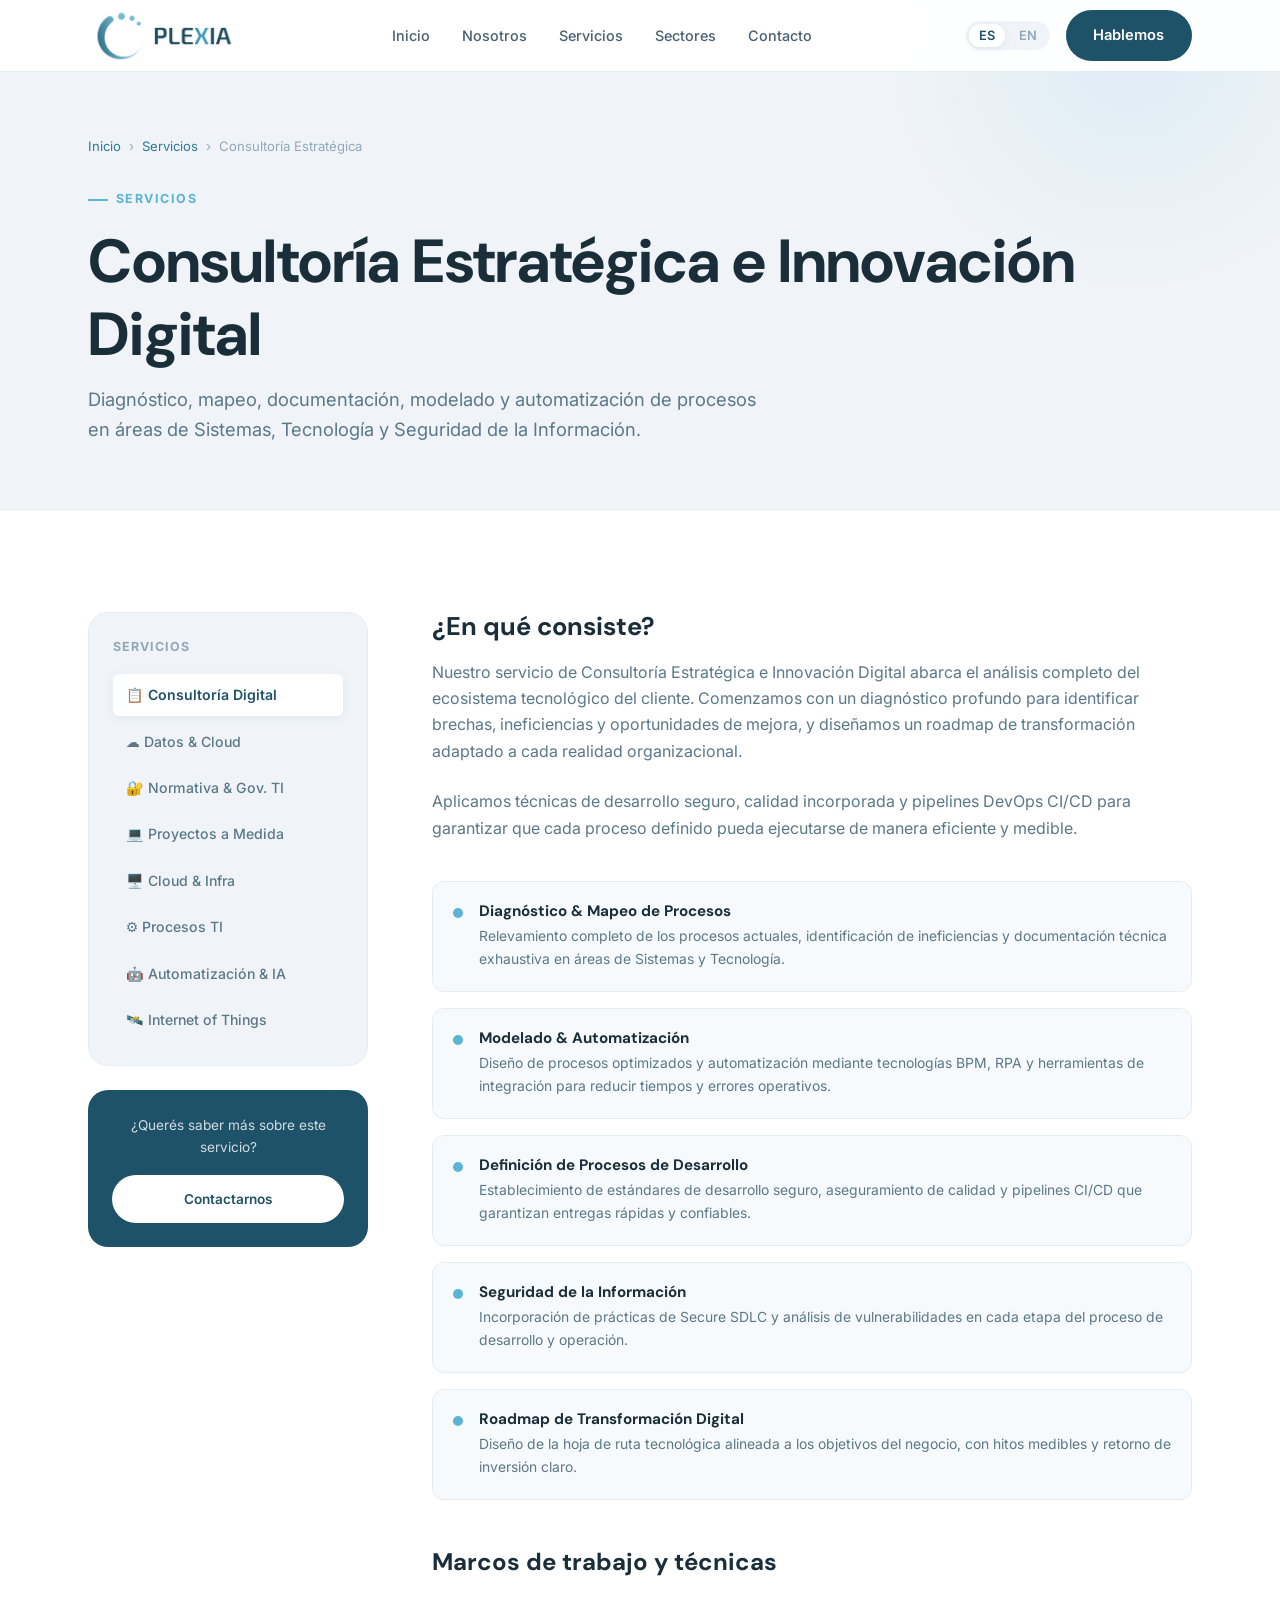
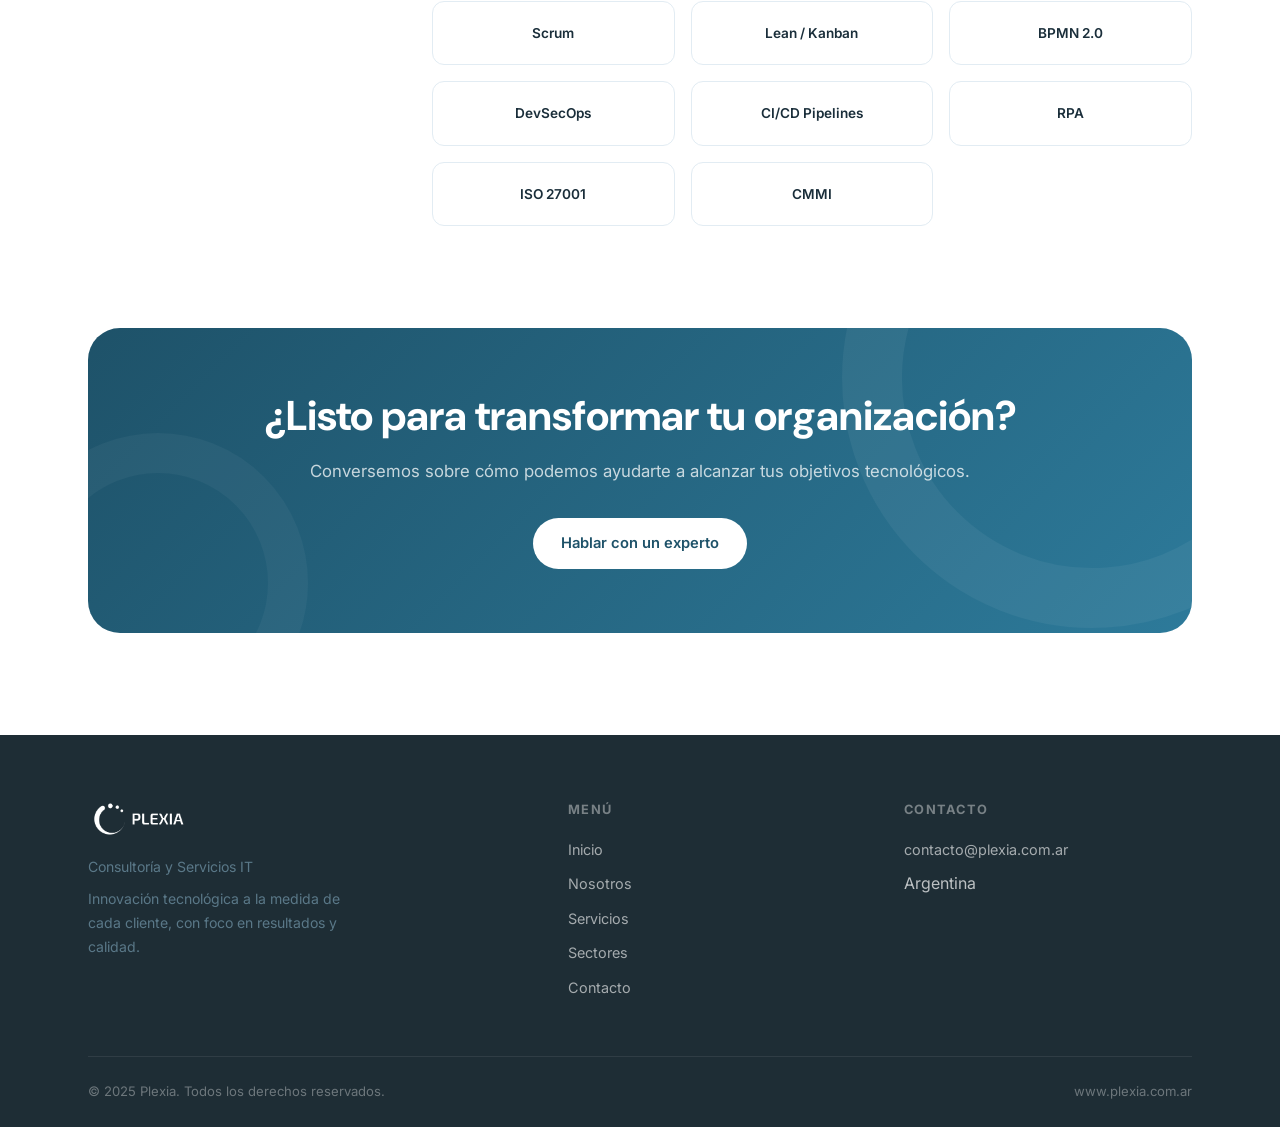
<file: servicio-consultoria.html>
﻿<!DOCTYPE html>
<html lang="es">
<head>
  <meta charset="UTF-8" />
  <meta name="viewport" content="width=device-width, initial-scale=1.0" />
  <title>Consultoría Estratégica e Innovación Digital – PLEXIA</title>
  <meta name="description" content="Diagnóstico, mapeo, documentación, modelado y automatización de procesos en Sistemas, Tecnología y Seguridad de la Información." />
  <link rel="icon" type="image/png" href="img/logo.png" />
  <link rel="stylesheet" href="css/styles.css" />
</head>
<body>

<!-- NAV -->
<plexia-header></plexia-header>

<!-- PAGE HEADER -->
<header class="page-header">
  <div class="container">
    <nav class="breadcrumb" aria-label="Breadcrumb">
      <a href="index.html" data-i18n="nav_home">Inicio</a>
      <span>›</span>
      <a href="servicios.html" data-i18n="nav_services">Servicios</a>
      <span>›</span>
      <span data-i18n="s1_h1">Consultoría Estratégica</span>
    </nav>
    <p class="section-label" data-i18n="sd_title">Servicios</p>
    <h1 data-i18n="svc1_title">Consultoría Estratégica e Innovación Digital</h1>
    <p class="lead">Diagnóstico, mapeo, documentación, modelado y automatización de procesos en áreas de Sistemas, Tecnología y Seguridad de la Información.</p>
  </div>
</header>

<!-- CONTENT -->
<section class="section">
  <div class="container">
    <div class="service-detail-grid">

      <!-- Sidebar -->
      <aside class="service-sidebar">
        <div class="service-sidebar__nav">
          <p class="service-sidebar__title" data-i18n="sd_title">Servicios</p>
          <div class="service-sidebar__links">
            <a href="servicio-consultoria.html" class="service-sidebar__link active" data-i18n="sd_consultoria">📋 Consultoría Digital</a>
            <a href="servicio-datos-cloud.html" class="service-sidebar__link" data-i18n="sd_datos">☁️ Datos & Cloud</a>
            <a href="servicio-normativa.html" class="service-sidebar__link" data-i18n="sd_normativa">🔐 Normativa & Gov. TI</a>
            <a href="servicio-proyectos.html" class="service-sidebar__link" data-i18n="sd_proyectos">💻 Proyectos a Medida</a>
            <a href="servicio-cloud-infra.html" class="service-sidebar__link" data-i18n="sd_cloud">🖥️ Cloud & Infra</a>
            <a href="servicio-procesos.html" class="service-sidebar__link" data-i18n="sd_procesos">⚙️ Procesos TI</a>
            <a href="servicio-ia.html" class="service-sidebar__link" data-i18n="sd_ia">🤖 Automatización & IA</a>
            <a href="servicio-iot.html" class="service-sidebar__link" data-i18n="sd_iot" style="display:block;white-space:nowrap;overflow:hidden;text-overflow:ellipsis;">🛰️ Internet of Things</a>
          </div>
        </div>
        <div style="margin-top:1.5rem;background:var(--blue-dark);border-radius:var(--radius-lg);padding:1.5rem;color:white;text-align:center;">
          <p style="font-size:.85rem;margin-bottom:1rem;color:rgba(255,255,255,.8);"><span data-i18n="sd_contact_prompt1">¿Querés saber más sobre este servicio?</span></p>
          <a href="contacto.html" class="btn btn-light" style="width:100%;justify-content:center;font-size:.85rem;" data-i18n="sd_contact_btn">Contactarnos</a>
        </div>
      </aside>

      <!-- Main content -->
      <main>
        <div class="fade-up">
          <h2 style="font-size:1.6rem;margin-bottom:1rem;" data-i18n="gen_h2_consiste">¿En qué consiste?</h2>
          <p style="font-size:1rem;margin-bottom:1.5rem;" data-i18n="s1_p1">Nuestro servicio de Consultoría Estratégica e Innovación Digital abarca el análisis completo del ecosistema tecnológico del cliente. Comenzamos con un diagnóstico profundo para identificar brechas, ineficiencias y oportunidades de mejora, y diseñamos un roadmap de transformación adaptado a cada realidad organizacional.</p>
          <p style="font-size:1rem;" data-i18n="s1_p2">Aplicamos técnicas de desarrollo seguro, calidad incorporada y pipelines DevOps CI/CD para garantizar que cada proceso definido pueda ejecutarse de manera eficiente y medible.</p>
        </div>

        <div class="feature-list" style="margin-top:2.5rem;">
          <div class="feature-item fade-up">
            <div class="feature-dot"></div>
            <div>
              <h4 data-i18n="s1_f1_tit">Diagnóstico & Mapeo de Procesos</h4>
              <p data-i18n="s1_f1_txt">Relevamiento completo de los procesos actuales, identificación de ineficiencias y documentación técnica exhaustiva en áreas de Sistemas y Tecnología.</p>
            </div>
          </div>
          <div class="feature-item fade-up">
            <div class="feature-dot"></div>
            <div>
              <h4 data-i18n="s1_f2_tit">Modelado & Automatización</h4>
              <p data-i18n="s1_f2_txt">Diseño de procesos optimizados y automatización mediante tecnologías BPM, RPA y herramientas de integración para reducir tiempos y errores operativos.</p>
            </div>
          </div>
          <div class="feature-item fade-up">
            <div class="feature-dot"></div>
            <div>
              <h4 data-i18n="s1_f3_tit">Definición de Procesos de Desarrollo</h4>
              <p data-i18n="s1_f3_txt">Establecimiento de estándares de desarrollo seguro, aseguramiento de calidad y pipelines CI/CD que garantizan entregas rápidas y confiables.</p>
            </div>
          </div>
          <div class="feature-item fade-up">
            <div class="feature-dot"></div>
            <div>
              <h4 data-i18n="s1_f4_tit">Seguridad de la Información</h4>
              <p data-i18n="s1_f4_txt">Incorporación de prácticas de Secure SDLC y análisis de vulnerabilidades en cada etapa del proceso de desarrollo y operación.</p>
            </div>
          </div>
          <div class="feature-item fade-up">
            <div class="feature-dot"></div>
            <div>
              <h4 data-i18n="s1_f5_tit">Roadmap de Transformación Digital</h4>
              <p data-i18n="s1_f5_txt">Diseño de la hoja de ruta tecnológica alineada a los objetivos del negocio, con hitos medibles y retorno de inversión claro.</p>
            </div>
          </div>
        </div>

        <!-- Technologies/Frameworks -->
        <div style="margin-top:3rem;">
          <h3 style="margin-bottom:1.5rem;" data-i18n="gen_h3_marcos">Marcos de trabajo y técnicas</h3>
          <div class="catalog-grid">
            <div class="catalog-item"><p>Scrum</p></div>
            <div class="catalog-item"><p>Lean / Kanban</p></div>
            <div class="catalog-item"><p>BPMN 2.0</p></div>
            <div class="catalog-item"><p>DevSecOps</p></div>
            <div class="catalog-item"><p>CI/CD Pipelines</p></div>
            <div class="catalog-item"><p>RPA</p></div>
            <div class="catalog-item"><p>ISO 27001</p></div>
            <div class="catalog-item"><p>CMMI</p></div>
          </div>
        </div>

      </main>
    </div>
  </div>
</section>

<!-- CTA -->
<section class="section" style="padding-top:0;">
  <div class="container">
    <div class="cta-banner fade-up">
      <h2 data-i18n="cta_title">¿Listo para transformar tu organización?</h2>
      <p data-i18n="cta_text">Conversemos sobre cómo podemos ayudarte a alcanzar tus objetivos tecnológicos.</p>
      <a href="contacto.html" class="btn btn-light" data-i18n="cta_btn">Hablar con un experto</a>
    </div>
  </div>
</section>

<!-- FOOTER -->
<plexia-footer></plexia-footer>
<script src="js/components.js"></script>
<script src="js/main.js"></script>
</body>
</html>
</file>
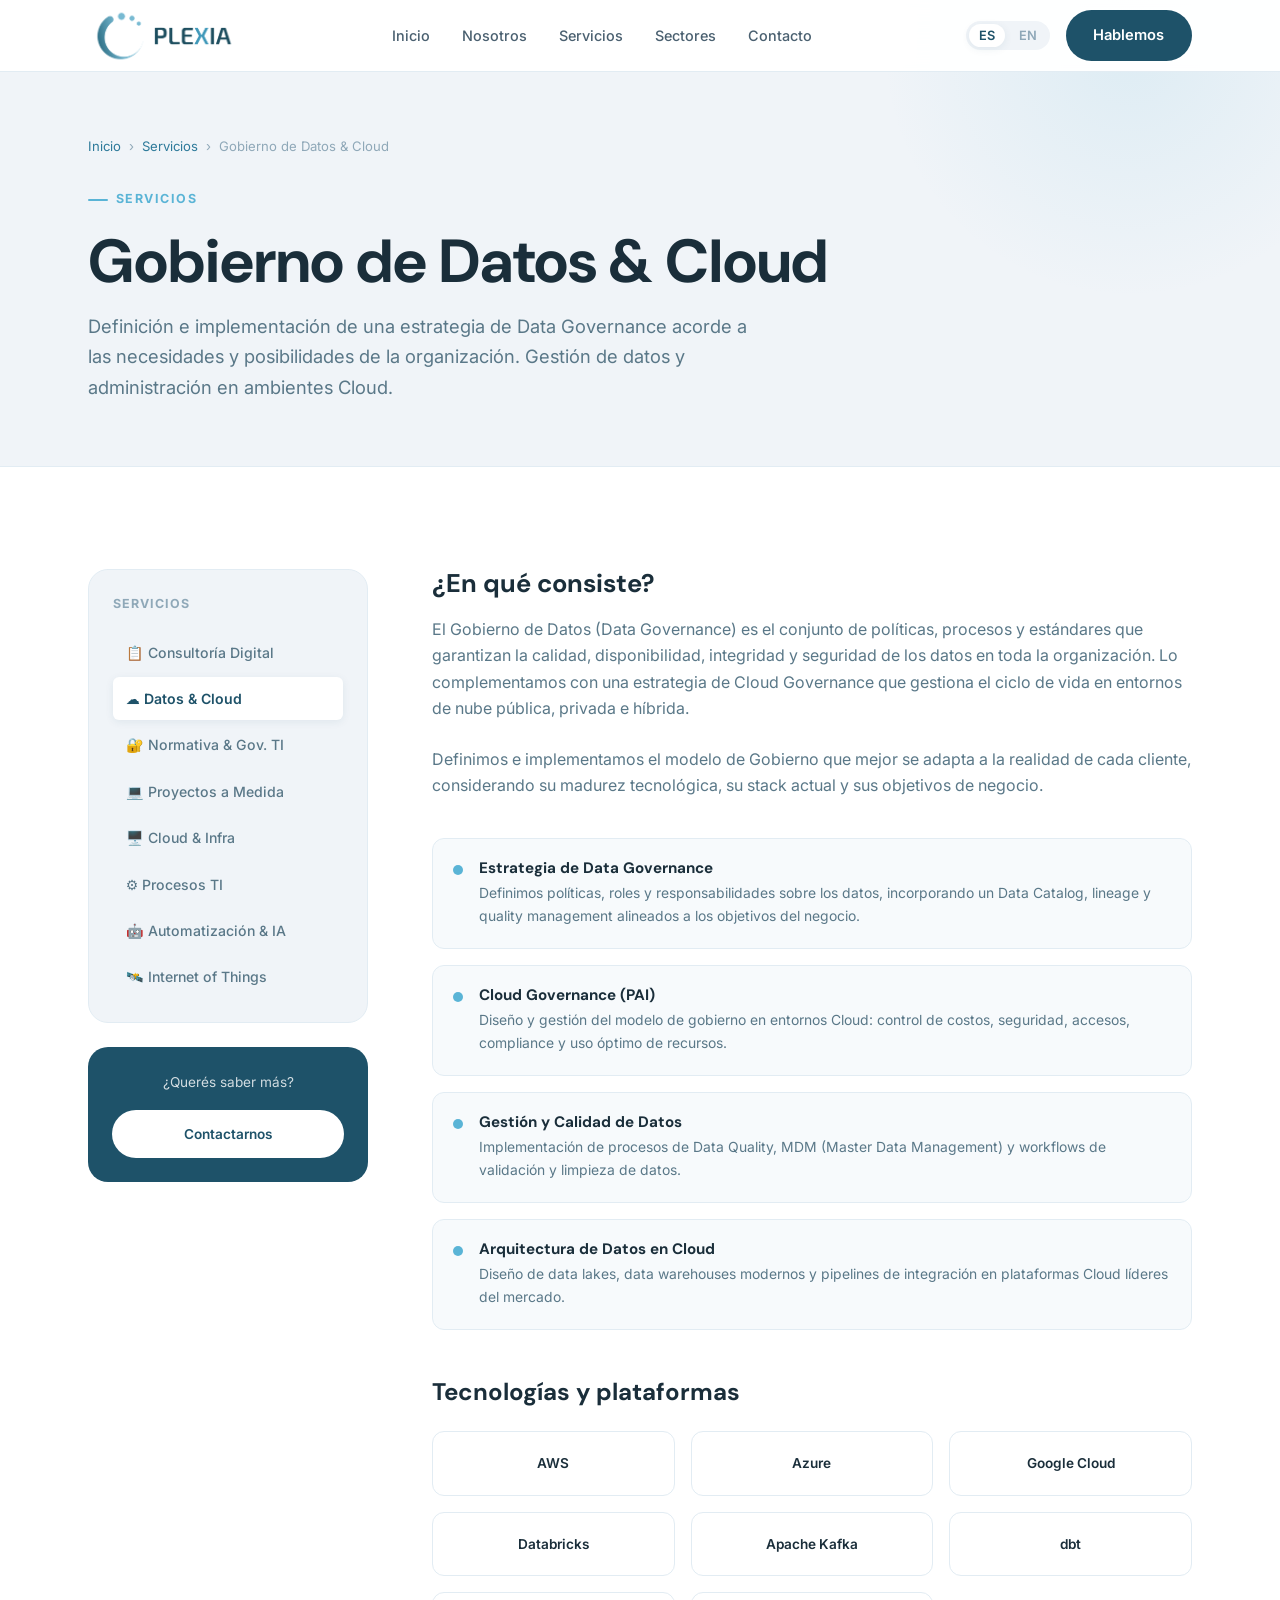
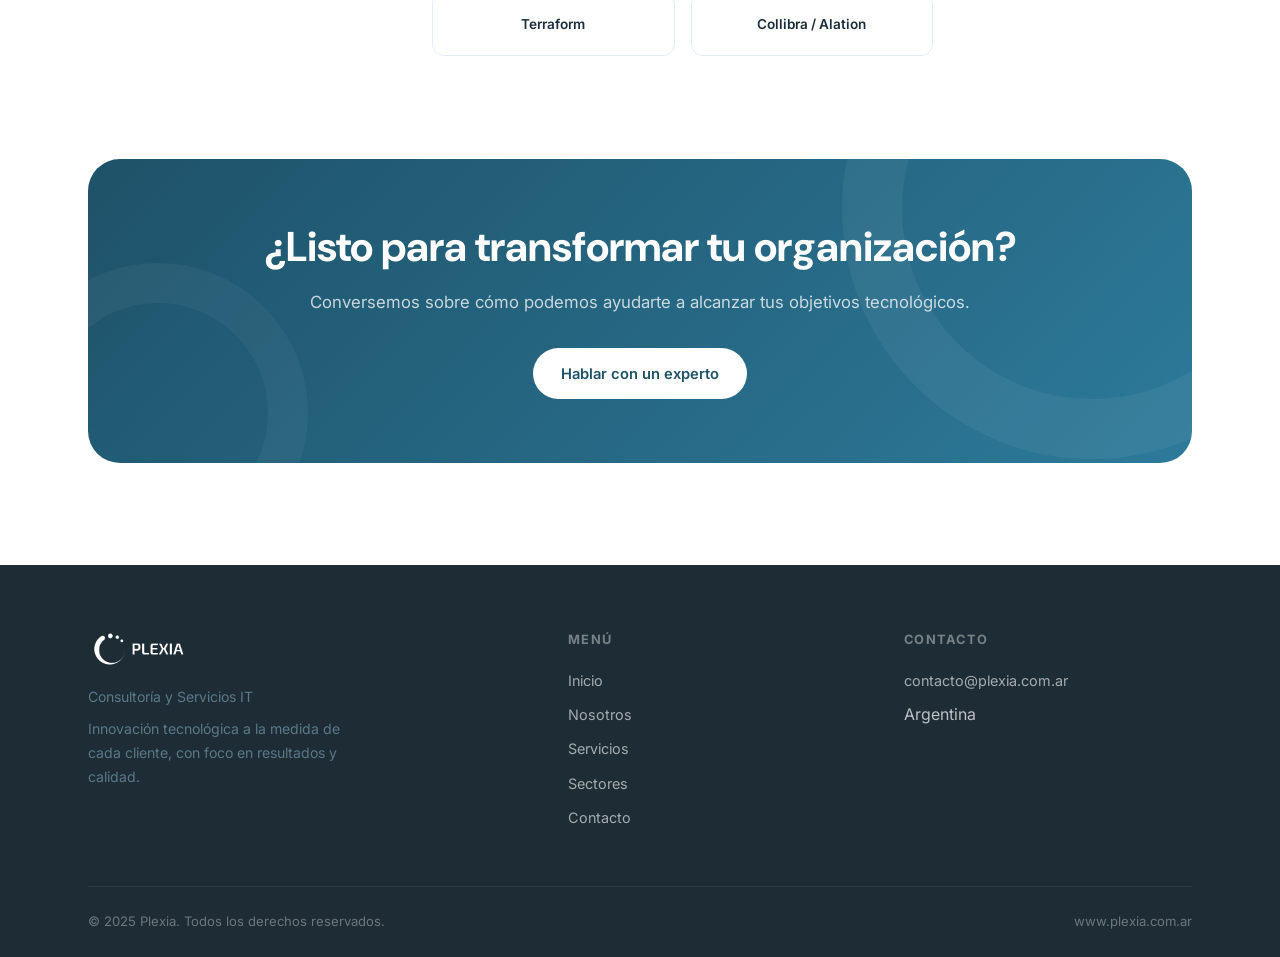
<file: servicio-datos-cloud.html>
﻿<!DOCTYPE html>
<html lang="es">
<head>
  <meta charset="UTF-8" />
  <meta name="viewport" content="width=device-width, initial-scale=1.0" />
  <title>Gobierno de Datos & Cloud – PLEXIA</title>
  <meta name="description" content="Gobierno de Datos y Cloud: estrategia Data Governance, gestión en ambientes Cloud y Gobierno Cloud PAI." />
  <link rel="icon" type="image/png" href="img/logo.png" />
  <link rel="stylesheet" href="css/styles.css" />
</head>
<body>
<plexia-header></plexia-header>

<header class="page-header">
  <div class="container">
    <nav class="breadcrumb" aria-label="Breadcrumb">
      <a href="index.html" data-i18n="nav_home">Inicio</a><span>›</span>
      <a href="servicios.html" data-i18n="nav_services">Servicios</a><span>›</span>
      <span>Gobierno de Datos &amp; Cloud</span>
    </nav>
    <p class="section-label" data-i18n="sd_title">Servicios</p>
    <h1 data-i18n="svc2_title">Gobierno de Datos &amp; Cloud</h1>
    <p class="lead">Definición e implementación de una estrategia de Data Governance acorde a las necesidades y posibilidades de la organización. Gestión de datos y administración en ambientes Cloud.</p>
  </div>
</header>

<section class="section">
  <div class="container">
    <div class="service-detail-grid">
      <aside class="service-sidebar">
        <div class="service-sidebar__nav">
          <p class="service-sidebar__title" data-i18n="sd_title">Servicios</p>
          <div class="service-sidebar__links">
            <a href="servicio-consultoria.html" class="service-sidebar__link" data-i18n="sd_consultoria">📋 Consultoría Digital</a>
            <a href="servicio-datos-cloud.html" class="service-sidebar__link active" data-i18n="sd_datos">☁️ Datos & Cloud</a>
            <a href="servicio-normativa.html" class="service-sidebar__link" data-i18n="sd_normativa">🔐 Normativa & Gov. TI</a>
            <a href="servicio-proyectos.html" class="service-sidebar__link" data-i18n="sd_proyectos">💻 Proyectos a Medida</a>
            <a href="servicio-cloud-infra.html" class="service-sidebar__link" data-i18n="sd_cloud">🖥️ Cloud & Infra</a>
            <a href="servicio-procesos.html" class="service-sidebar__link" data-i18n="sd_procesos">⚙️ Procesos TI</a>
            <a href="servicio-ia.html" class="service-sidebar__link" data-i18n="sd_ia">🤖 Automatización & IA</a>
            <a href="servicio-iot.html" class="service-sidebar__link" data-i18n="sd_iot" style="display:block;white-space:nowrap;overflow:hidden;text-overflow:ellipsis;">🛰️ Internet of Things</a>
          </div>
        </div>
        <div style="margin-top:1.5rem;background:var(--blue-dark);border-radius:var(--radius-lg);padding:1.5rem;color:white;text-align:center;">
          <p style="font-size:.85rem;margin-bottom:1rem;color:rgba(255,255,255,.8);">¿Querés saber más?</p>
          <a href="contacto.html" class="btn btn-light" style="width:100%;justify-content:center;font-size:.85rem;" data-i18n="sd_contact_btn">Contactarnos</a>
        </div>
      </aside>

      <main>
        <div class="fade-up">
          <h2 style="font-size:1.6rem;margin-bottom:1rem;" data-i18n="gen_h2_consiste">¿En qué consiste?</h2>
          <p style="font-size:1rem;margin-bottom:1.5rem;" data-i18n="s2_p1">El Gobierno de Datos (Data Governance) es el conjunto de políticas, procesos y estándares que garantizan la calidad, disponibilidad, integridad y seguridad de los datos en toda la organización. Lo complementamos con una estrategia de Cloud Governance que gestiona el ciclo de vida en entornos de nube pública, privada e híbrida.</p>
          <p style="font-size:1rem;" data-i18n="s2_p2">Definimos e implementamos el modelo de Gobierno que mejor se adapta a la realidad de cada cliente, considerando su madurez tecnológica, su stack actual y sus objetivos de negocio.</p>
        </div>

        <div class="feature-list" style="margin-top:2.5rem;">
          <div class="feature-item fade-up">
            <div class="feature-dot"></div>
            <div>
              <h4 data-i18n="s2_f1_tit">Estrategia de Data Governance</h4>
              <p data-i18n="s2_f1_txt">Definimos políticas, roles y responsabilidades sobre los datos, incorporando un Data Catalog, lineage y quality management alineados a los objetivos del negocio.</p>
            </div>
          </div>
          <div class="feature-item fade-up">
            <div class="feature-dot"></div>
            <div>
              <h4 data-i18n="s2_f2_tit">Cloud Governance (PAI)</h4>
              <p data-i18n="s2_f2_txt">Diseño y gestión del modelo de gobierno en entornos Cloud: control de costos, seguridad, accesos, compliance y uso óptimo de recursos.</p>
            </div>
          </div>
          <div class="feature-item fade-up">
            <div class="feature-dot"></div>
            <div>
              <h4 data-i18n="s2_f3_tit">Gestión y Calidad de Datos</h4>
              <p data-i18n="s2_f3_txt">Implementación de procesos de Data Quality, MDM (Master Data Management) y workflows de validación y limpieza de datos.</p>
            </div>
          </div>
          <div class="feature-item fade-up">
            <div class="feature-dot"></div>
            <div>
              <h4 data-i18n="s2_f4_tit">Arquitectura de Datos en Cloud</h4>
              <p data-i18n="s2_f4_txt">Diseño de data lakes, data warehouses modernos y pipelines de integración en plataformas Cloud líderes del mercado.</p>
            </div>
          </div>
        </div>

        <div style="margin-top:3rem;">
          <h3 style="margin-bottom:1.5rem;" data-i18n="gen_h3_techs">Tecnologías y plataformas</h3>
          <div class="catalog-grid">
            <div class="catalog-item"><p>AWS</p></div>
            <div class="catalog-item"><p>Azure</p></div>
            <div class="catalog-item"><p>Google Cloud</p></div>
            <div class="catalog-item"><p>Databricks</p></div>
            <div class="catalog-item"><p>Apache Kafka</p></div>
            <div class="catalog-item"><p>dbt</p></div>
            <div class="catalog-item"><p>Terraform</p></div>
            <div class="catalog-item"><p>Collibra / Alation</p></div>
          </div>
        </div>
      </main>
    </div>
  </div>
</section>

<section class="section" style="padding-top:0;">
  <div class="container">
    <div class="cta-banner fade-up">
      <h2 data-i18n="cta_title">¿Listo para transformar tu organización?</h2>
      <p data-i18n="cta_text">Conversemos sobre cómo podemos ayudarte.</p>
      <a href="contacto.html" class="btn btn-light" data-i18n="cta_btn">Hablar con un experto</a>
    </div>
  </div>
</section>

<plexia-footer></plexia-footer>
<script src="js/components.js"></script>
<script src="js/main.js"></script>
</body>
</html>
</file>
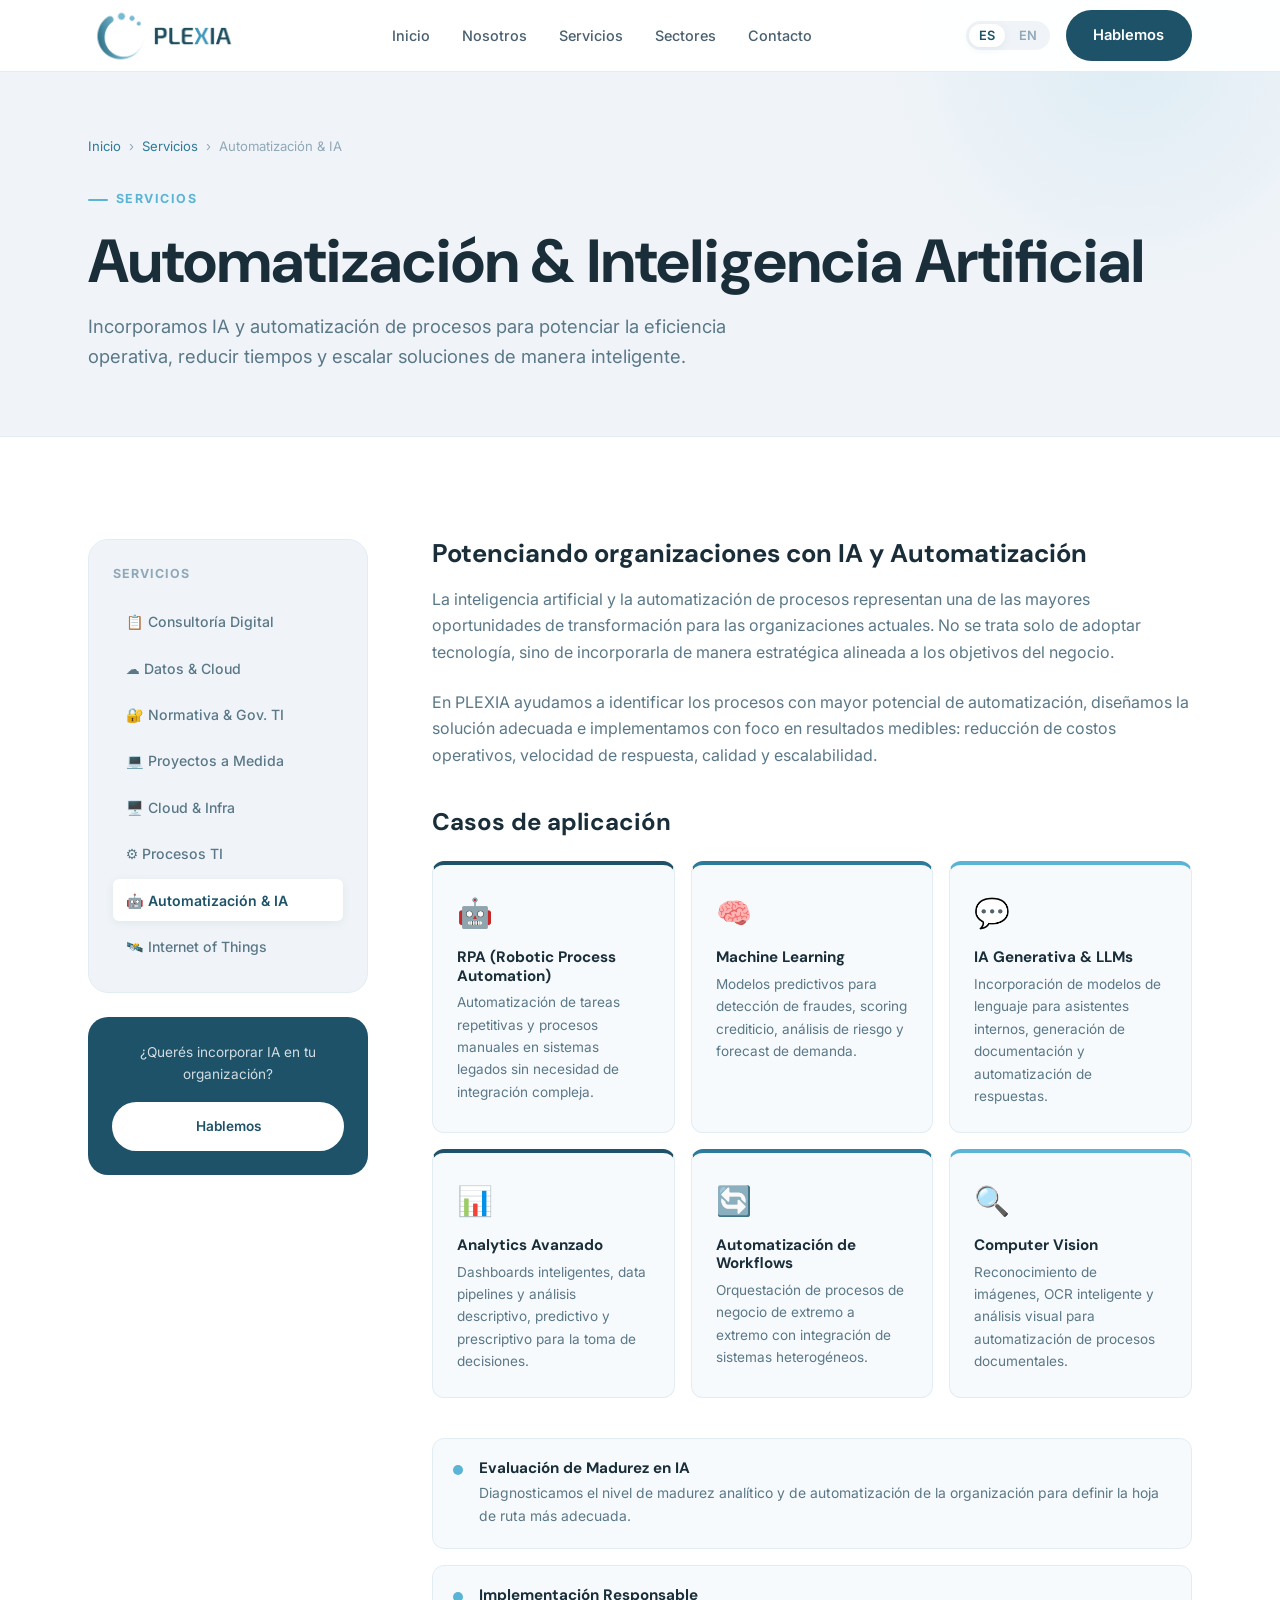
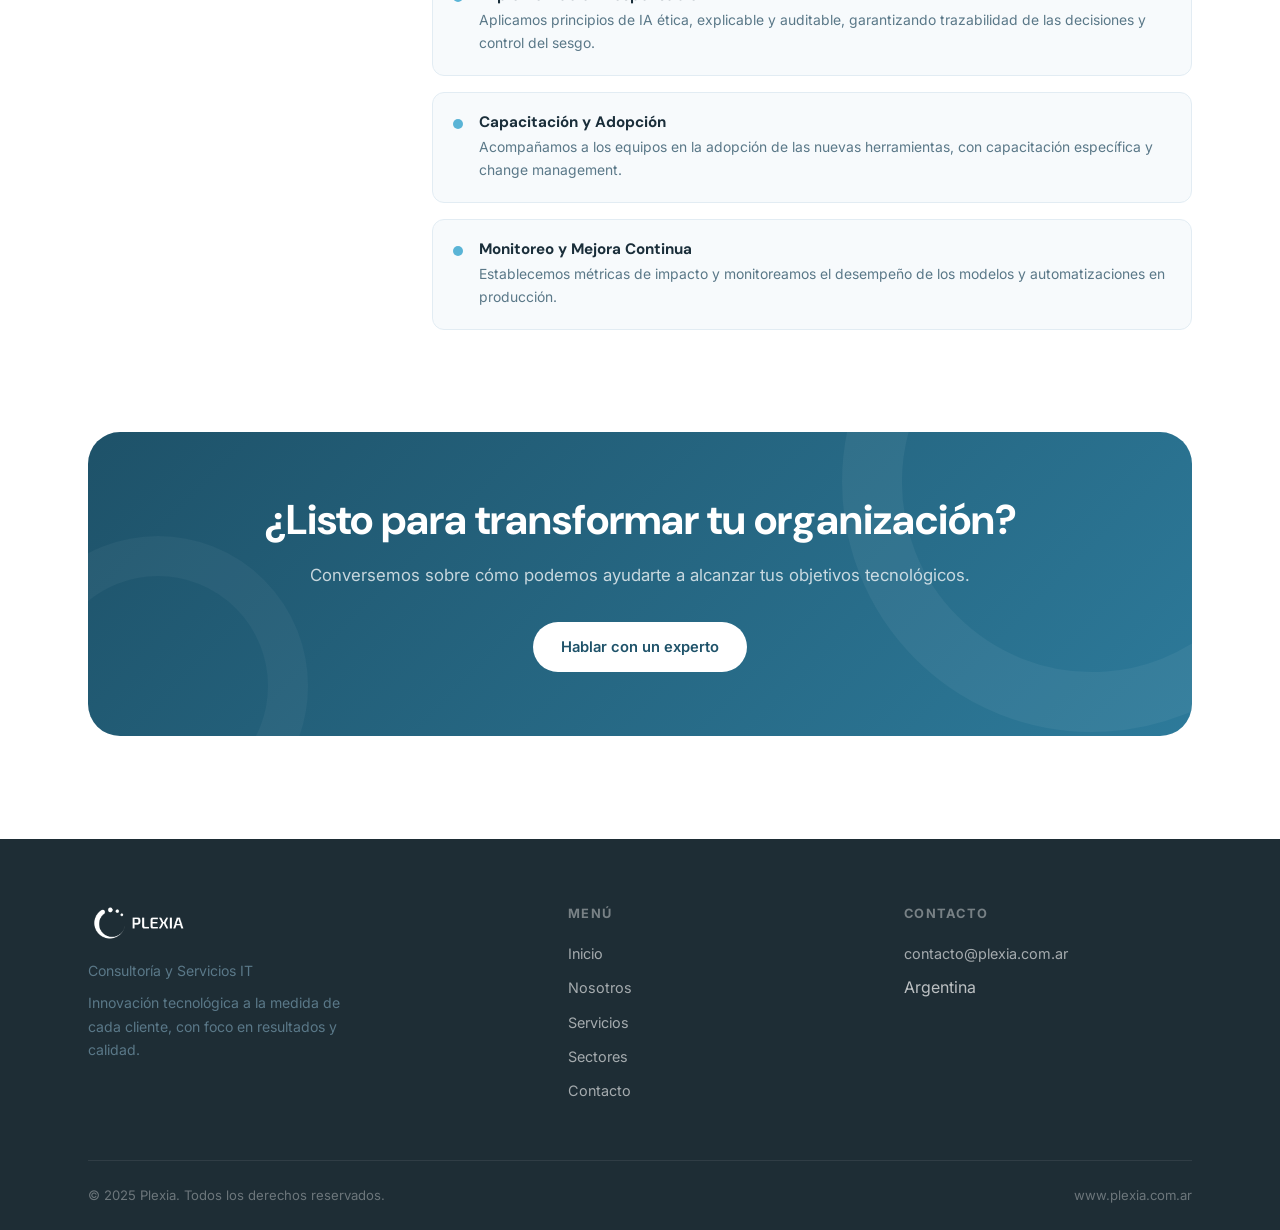
<file: servicio-ia.html>
<!DOCTYPE html>
<html lang="es">
<head>
  <meta charset="UTF-8" /><meta name="viewport" content="width=device-width, initial-scale=1.0" />
  <title>Automatización & Inteligencia Artificial – PLEXIA</title>
  <meta name="description" content="Incorporamos IA y automatización de procesos para potenciar la eficiencia operativa, reducir tiempos y escalar soluciones de manera inteligente." />
  <link rel="icon" type="image/png" href="img/logo.png" /><link rel="stylesheet" href="css/styles.css" />
</head>
<body>
<plexia-header></plexia-header>

<header class="page-header">
  <div class="container">
    <nav class="breadcrumb" aria-label="Breadcrumb">
      <a href="index.html" data-i18n="nav_home">Inicio</a><span>›</span>
      <a href="servicios.html" data-i18n="nav_services">Servicios</a><span>›</span>
      <span>Automatización &amp; IA</span>
    </nav>
    <p class="section-label" data-i18n="sd_title">Servicios</p>
    <h1 data-i18n="svc7_title">Automatización &amp; Inteligencia Artificial</h1>
    <p class="lead" data-i18n="svc7_text">Incorporamos IA y automatización de procesos para potenciar la eficiencia operativa, reducir tiempos y escalar soluciones de manera inteligente.</p>
  </div>
</header>

<section class="section">
  <div class="container">
    <div class="service-detail-grid">
      <aside class="service-sidebar">
        <div class="service-sidebar__nav">
          <p class="service-sidebar__title" data-i18n="sd_title">Servicios</p>
          <div class="service-sidebar__links">
            <a href="servicio-consultoria.html" class="service-sidebar__link" data-i18n="sd_consultoria">📋 Consultoría Digital</a>
            <a href="servicio-datos-cloud.html" class="service-sidebar__link" data-i18n="sd_datos">☁️ Datos & Cloud</a>
            <a href="servicio-normativa.html" class="service-sidebar__link" data-i18n="sd_normativa">🔐 Normativa & Gov. TI</a>
            <a href="servicio-proyectos.html" class="service-sidebar__link" data-i18n="sd_proyectos">💻 Proyectos a Medida</a>
            <a href="servicio-cloud-infra.html" class="service-sidebar__link" data-i18n="sd_cloud">🖥️ Cloud & Infra</a>
            <a href="servicio-procesos.html" class="service-sidebar__link" data-i18n="sd_procesos">⚙️ Procesos TI</a>
            <a href="servicio-ia.html" class="service-sidebar__link active" data-i18n="sd_ia">🤖 Automatización & IA</a>
            <a href="servicio-iot.html" class="service-sidebar__link" data-i18n="sd_iot" style="display:block;white-space:nowrap;overflow:hidden;text-overflow:ellipsis;">🛰️ Internet of Things</a>
          </div>
        </div>
        <div style="margin-top:1.5rem;background:var(--blue-dark);border-radius:var(--radius-lg);padding:1.5rem;color:white;text-align:center;">
          <p style="font-size:.85rem;margin-bottom:1rem;color:rgba(255,255,255,.8);"><span data-i18n="sd_contact_prompt4">¿Querés incorporar IA en tu organización?</span></p>
          <a href="contacto.html" class="btn btn-light" style="width:100%;justify-content:center;font-size:.85rem;" data-i18n="sd_hablemos_btn">Hablemos</a>
        </div>
      </aside>

      <main>
        <div class="fade-up">
          <h2 style="font-size:1.6rem;margin-bottom:1rem;" data-i18n="s7_h2">Potenciando organizaciones con IA y Automatización</h2>
          <p style="font-size:1rem;margin-bottom:1.5rem;" data-i18n="s7_p1">La inteligencia artificial y la automatización de procesos representan una de las mayores oportunidades de transformación para las organizaciones actuales. No se trata solo de adoptar tecnología, sino de incorporarla de manera estratégica alineada a los objetivos del negocio.</p>
          <p style="font-size:1rem;" data-i18n="s7_p2">En PLEXIA ayudamos a identificar los procesos con mayor potencial de automatización, diseñamos la solución adecuada e implementamos con foco en resultados medibles: reducción de costos operativos, velocidad de respuesta, calidad y escalabilidad.</p>
        </div>

        <!-- Use case cards -->
        <div style="margin-top:2.5rem;">
          <h3 style="margin-bottom:1.5rem;">Casos de aplicación</h3>
          <div style="display:grid;grid-template-columns:repeat(auto-fill,minmax(230px,1fr));gap:1rem;">
            <div style="padding:1.5rem;background:var(--off-white);border-radius:var(--radius-md);border:1px solid var(--gray-200);border-top:4px solid var(--blue-dark);">
              <div style="font-size:1.8rem;margin-bottom:.75rem;">🤖</div>
              <h4 style="font-size:.95rem;margin-bottom:.4rem;" data-i18n="s7_f1_tit">RPA (Robotic Process Automation)</h4>
              <p style="font-size:.85rem;" data-i18n="s7_f1_txt">Automatización de tareas repetitivas y procesos manuales en sistemas legados sin necesidad de integración compleja.</p>
            </div>
            <div style="padding:1.5rem;background:var(--off-white);border-radius:var(--radius-md);border:1px solid var(--gray-200);border-top:4px solid var(--blue-mid);">
              <div style="font-size:1.8rem;margin-bottom:.75rem;">🧠</div>
              <h4 style="font-size:.95rem;margin-bottom:.4rem;">Machine Learning</h4>
              <p style="font-size:.85rem;" data-i18n="s7_f2_txt">Modelos predictivos para detección de fraudes, scoring crediticio, análisis de riesgo y forecast de demanda.</p>
            </div>
            <div style="padding:1.5rem;background:var(--off-white);border-radius:var(--radius-md);border:1px solid var(--gray-200);border-top:4px solid var(--blue-light);">
              <div style="font-size:1.8rem;margin-bottom:.75rem;">💬</div>
              <h4 style="font-size:.95rem;margin-bottom:.4rem;">IA Generativa & LLMs</h4>
              <p style="font-size:.85rem;" data-i18n="s7_f3_txt">Incorporación de modelos de lenguaje para asistentes internos, generación de documentación y automatización de respuestas.</p>
            </div>
            <div style="padding:1.5rem;background:var(--off-white);border-radius:var(--radius-md);border:1px solid var(--gray-200);border-top:4px solid var(--blue-dark);">
              <div style="font-size:1.8rem;margin-bottom:.75rem;">📊</div>
              <h4 style="font-size:.95rem;margin-bottom:.4rem;">Analytics Avanzado</h4>
              <p style="font-size:.85rem;" data-i18n="s7_f4_txt">Dashboards inteligentes, data pipelines y análisis descriptivo, predictivo y prescriptivo para la toma de decisiones.</p>
            </div>
            <div style="padding:1.5rem;background:var(--off-white);border-radius:var(--radius-md);border:1px solid var(--gray-200);border-top:4px solid var(--blue-mid);">
              <div style="font-size:1.8rem;margin-bottom:.75rem;">🔄</div>
              <h4 style="font-size:.95rem;margin-bottom:.4rem;" data-i18n="s7_f5_tit">Automatización de Workflows</h4>
              <p style="font-size:.85rem;" data-i18n="s7_f5_txt">Orquestación de procesos de negocio de extremo a extremo con integración de sistemas heterogéneos.</p>
            </div>
            <div style="padding:1.5rem;background:var(--off-white);border-radius:var(--radius-md);border:1px solid var(--gray-200);border-top:4px solid var(--blue-light);">
              <div style="font-size:1.8rem;margin-bottom:.75rem;">🔍</div>
              <h4 style="font-size:.95rem;margin-bottom:.4rem;" data-i18n="s7_f6_tit">Computer Vision</h4>
              <p style="font-size:.85rem;" data-i18n="s7_f6_txt">Reconocimiento de imágenes, OCR inteligente y análisis visual para automatización de procesos documentales.</p>
            </div>
          </div>
        </div>

        <div class="feature-list" style="margin-top:2.5rem;">
          <div class="feature-item fade-up">
            <div class="feature-dot"></div>
            <div>
              <h4 data-i18n="s7_f7_tit">Evaluación de Madurez en IA</h4>
              <p data-i18n="s7_f7_txt">Diagnosticamos el nivel de madurez analítico y de automatización de la organización para definir la hoja de ruta más adecuada.</p>
            </div>
          </div>
          <div class="feature-item fade-up">
            <div class="feature-dot"></div>
            <div>
              <h4 data-i18n="s7_f8_tit">Implementación Responsable</h4>
              <p data-i18n="s7_f8_txt">Aplicamos principios de IA ética, explicable y auditable, garantizando trazabilidad de las decisiones y control del sesgo.</p>
            </div>
          </div>
          <div class="feature-item fade-up">
            <div class="feature-dot"></div>
            <div>
              <h4 data-i18n="s7_f9_tit">Capacitación y Adopción</h4>
              <p data-i18n="s7_f9_txt">Acompañamos a los equipos en la adopción de las nuevas herramientas, con capacitación específica y change management.</p>
            </div>
          </div>
          <div class="feature-item fade-up">
            <div class="feature-dot"></div>
            <div>
              <h4 data-i18n="s7_f10_tit">Monitoreo y Mejora Continua</h4>
              <p data-i18n="s7_f10_txt">Establecemos métricas de impacto y monitoreamos el desempeño de los modelos y automatizaciones en producción.</p>
            </div>
          </div>
        </div>
      </main>
    </div>
  </div>
</section>

<section class="section" style="padding-top:0;">
  <div class="container">
    <div class="cta-banner fade-up">
      <h2 data-i18n="cta_title">¿Listo para transformar tu organización?</h2>
      <p data-i18n="cta_text">Conversemos sobre cómo podemos ayudarte.</p>
      <a href="contacto.html" class="btn btn-light" data-i18n="cta_btn">Hablar con un experto</a>
    </div>
  </div>
</section>

<plexia-footer></plexia-footer>
<script src="js/components.js"></script>
<script src="js/main.js"></script>
</body>
</html>
</file>
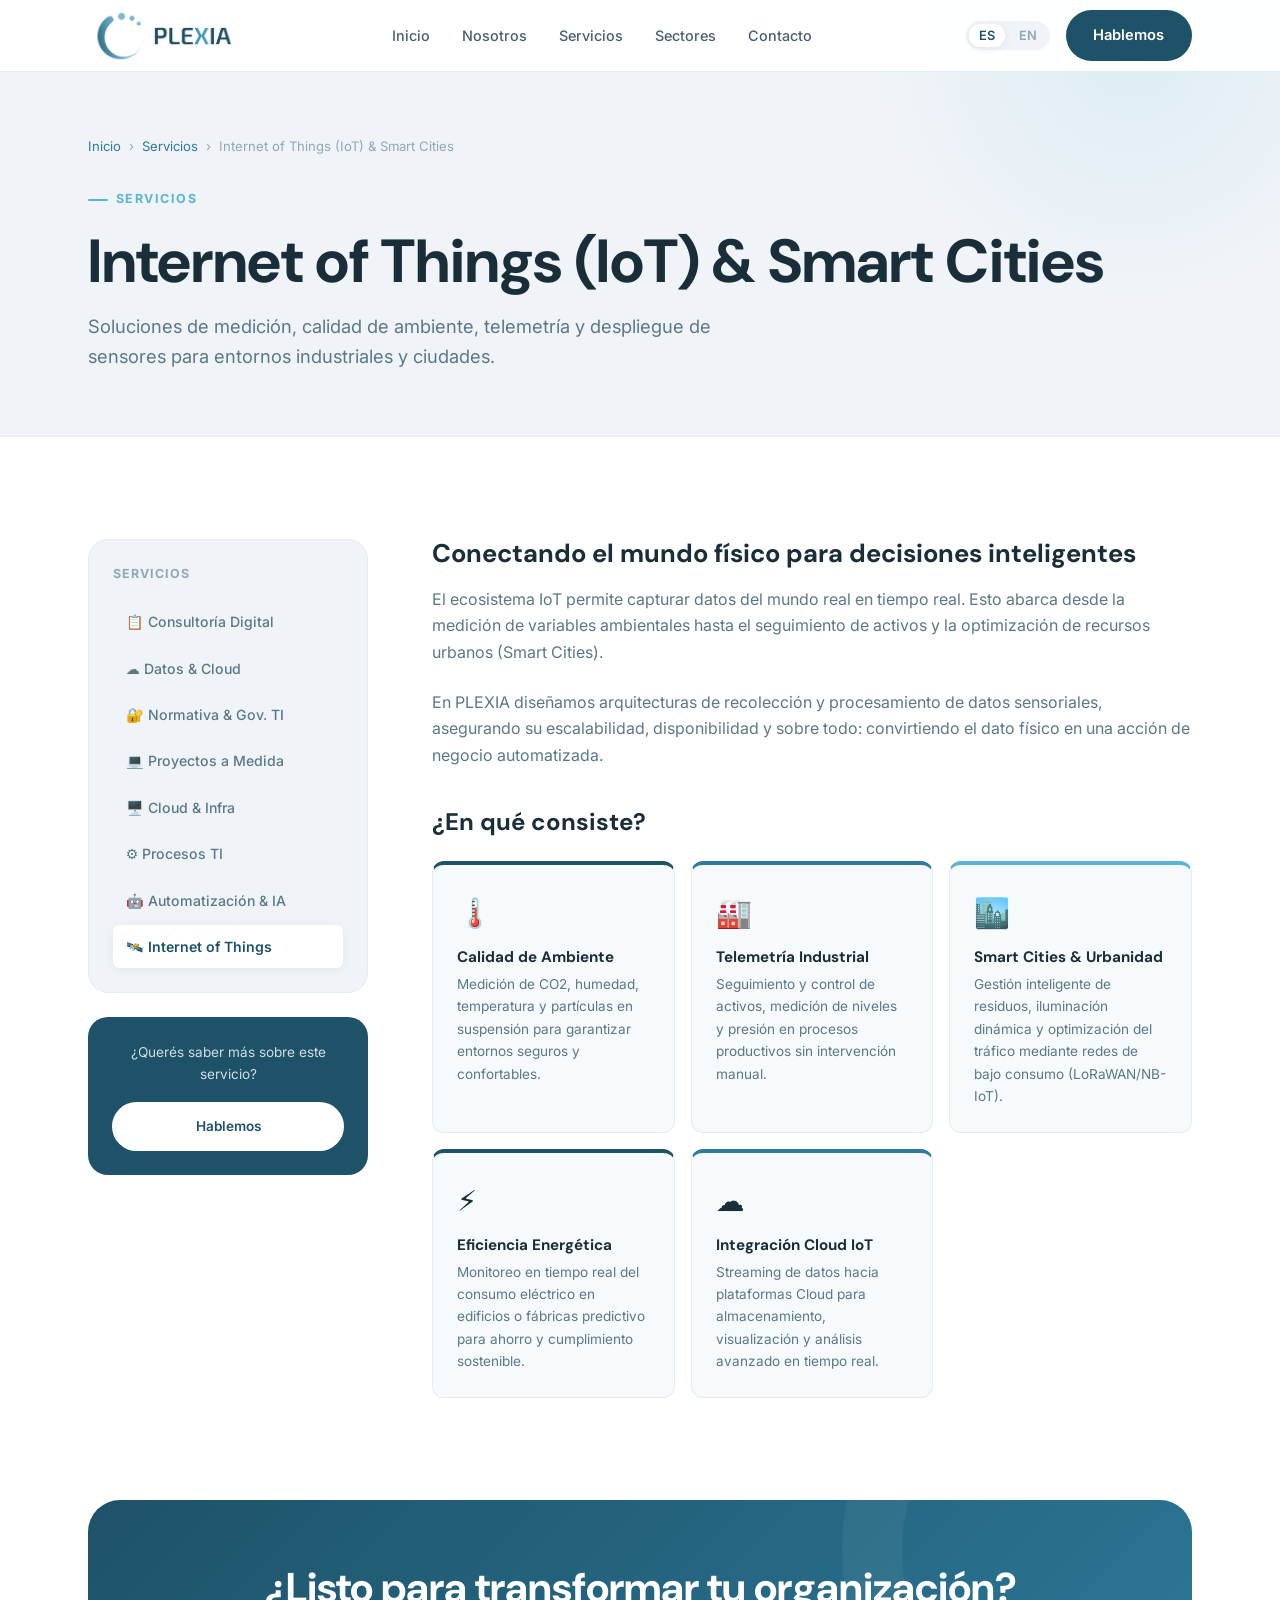
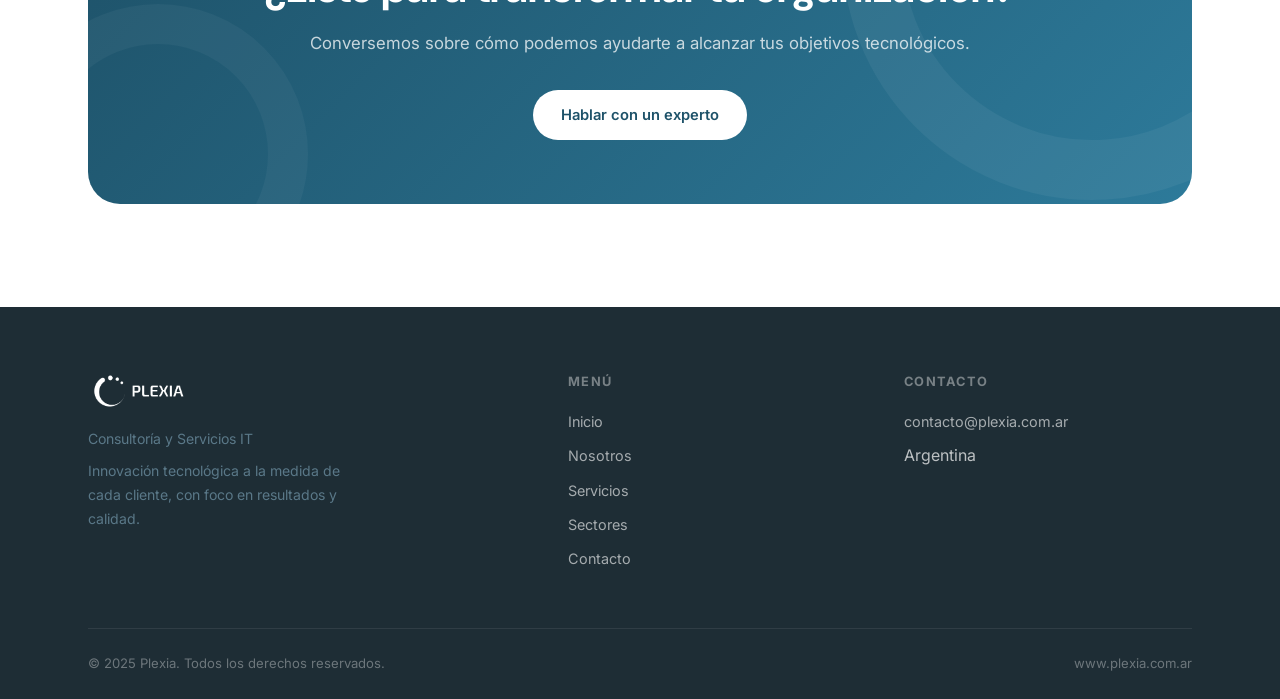
<file: servicio-iot.html>
<!DOCTYPE html>
<html lang="es">
<head>
  <meta charset="UTF-8" /><meta name="viewport" content="width=device-width, initial-scale=1.0" />
  <title>Internet of Things (IoT) & Smart Cities – PLEXIA</title>
  <meta name="description" content="Soluciones de medición, calidad de ambiente, telemetría y despliegue de sensores para entornos industriales y ciudades." />
  <link rel="icon" type="image/png" href="img/logo.png" /><link rel="stylesheet" href="css/styles.css" />
</head>
<body>
<plexia-header></plexia-header>

<header class="page-header">
  <div class="container">
    <nav class="breadcrumb" aria-label="Breadcrumb">
      <a href="index.html" data-i18n="nav_home">Inicio</a><span>›</span>
      <a href="servicios.html" data-i18n="nav_services">Servicios</a><span>›</span>
      <span data-i18n="s8_h1">Internet of Things (IoT) & Smart Cities</span>
    </nav>
    <p class="section-label" data-i18n="sd_title">Servicios</p>
    <h1 data-i18n="svc8_title">Internet of Things (IoT) & Smart Cities</h1>
    <p class="lead" data-i18n="svc8_text">Soluciones de medición, calidad de ambiente, telemetría y despliegue de sensores para entornos industriales y ciudades.</p>
  </div>
</header>

<section class="section">
  <div class="container">
    <div class="service-detail-grid">
      <aside class="service-sidebar">
        <div class="service-sidebar__nav">
          <p class="service-sidebar__title" data-i18n="sd_title">Servicios</p>
          <div class="service-sidebar__links">
            <a href="servicio-consultoria.html" class="service-sidebar__link" data-i18n="sd_consultoria">📋 Consultoría Digital</a>
            <a href="servicio-datos-cloud.html" class="service-sidebar__link" data-i18n="sd_datos">☁️ Datos & Cloud</a>
            <a href="servicio-normativa.html" class="service-sidebar__link" data-i18n="sd_normativa">🔐 Normativa & Gov. TI</a>
            <a href="servicio-proyectos.html" class="service-sidebar__link" data-i18n="sd_proyectos">💻 Proyectos a Medida</a>
            <a href="servicio-cloud-infra.html" class="service-sidebar__link" data-i18n="sd_cloud">🖥️ Cloud & Infra</a>
            <a href="servicio-procesos.html" class="service-sidebar__link" data-i18n="sd_procesos">⚙️ Procesos TI</a>
            <a href="servicio-ia.html" class="service-sidebar__link" data-i18n="sd_ia">🤖 Automatización & IA</a>
            <a href="servicio-iot.html" class="service-sidebar__link active" data-i18n="sd_iot" style="display:block;white-space:nowrap;overflow:hidden;text-overflow:ellipsis;">🛰️ Internet of Things</a>
          </div>
        </div>
        <div style="margin-top:1.5rem;background:var(--blue-dark);border-radius:var(--radius-lg);padding:1.5rem;color:white;text-align:center;">
          <p style="font-size:.85rem;margin-bottom:1rem;color:rgba(255,255,255,.8);"><span data-i18n="sd_contact_prompt1">¿Querés saber más sobre este servicio?</span></p>
          <a href="contacto.html" class="btn btn-light" style="width:100%;justify-content:center;font-size:.85rem;" data-i18n="sd_hablemos_btn">Hablemos</a>
        </div>
      </aside>

      <main>
        <div class="fade-up">
          <h2 style="font-size:1.6rem;margin-bottom:1rem;" data-i18n="s8_h2">Conectando el mundo físico para decisiones inteligentes</h2>
          <p style="font-size:1rem;margin-bottom:1.5rem;" data-i18n="s8_p1">El ecosistema IoT permite capturar datos del mundo real en tiempo real. Esto abarca desde la medición de variables ambientales hasta el seguimiento de activos y la optimización de recursos urbanos (Smart Cities).</p>
          <p style="font-size:1rem;" data-i18n="s8_p2">En PLEXIA diseñamos arquitecturas de recolección y procesamiento de datos sensoriales, asegurando su escalabilidad, disponibilidad y sobre todo: convirtiendo el dato físico en una acción de negocio automatizada.</p>
        </div>

        <div style="margin-top:2.5rem;">
          <h3 style="margin-bottom:1.5rem;" data-i18n="gen_h2_consiste">¿En qué consiste?</h3>
          <div style="display:grid;grid-template-columns:repeat(auto-fill,minmax(230px,1fr));gap:1rem;">
            <div style="padding:1.5rem;background:var(--off-white);border-radius:var(--radius-md);border:1px solid var(--gray-200);border-top:4px solid var(--blue-dark);">
              <div style="font-size:1.8rem;margin-bottom:.75rem;">🌡️</div>
              <h4 style="font-size:.95rem;margin-bottom:.4rem;" data-i18n="s8_f1_tit">Calidad de Ambiente</h4>
              <p style="font-size:.85rem;" data-i18n="s8_f1_txt">Medición de CO2, humedad, temperatura y partículas en suspensión para garantizar entornos seguros y confortables.</p>
            </div>
            <div style="padding:1.5rem;background:var(--off-white);border-radius:var(--radius-md);border:1px solid var(--gray-200);border-top:4px solid var(--blue-mid);">
              <div style="font-size:1.8rem;margin-bottom:.75rem;">🏭</div>
              <h4 style="font-size:.95rem;margin-bottom:.4rem;" data-i18n="s8_f2_tit">Telemetría Industrial</h4>
              <p style="font-size:.85rem;" data-i18n="s8_f2_txt">Seguimiento y control de activos, medición de niveles y presión en procesos productivos sin intervención manual.</p>
            </div>
            <div style="padding:1.5rem;background:var(--off-white);border-radius:var(--radius-md);border:1px solid var(--gray-200);border-top:4px solid var(--blue-light);">
              <div style="font-size:1.8rem;margin-bottom:.75rem;">🏙️</div>
              <h4 style="font-size:.95rem;margin-bottom:.4rem;" data-i18n="s8_f3_tit">Smart Cities & Urbanidad</h4>
              <p style="font-size:.85rem;" data-i18n="s8_f3_txt">Gestión inteligente de residuos, iluminación dinámica y optimización del tráfico mediante redes de bajo consumo (LoRaWAN/NB-IoT).</p>
            </div>
            <div style="padding:1.5rem;background:var(--off-white);border-radius:var(--radius-md);border:1px solid var(--gray-200);border-top:4px solid var(--blue-dark);">
              <div style="font-size:1.8rem;margin-bottom:.75rem;">⚡</div>
              <h4 style="font-size:.95rem;margin-bottom:.4rem;" data-i18n="s8_f4_tit">Eficiencia Energética</h4>
              <p style="font-size:.85rem;" data-i18n="s8_f4_txt">Monitoreo en tiempo real del consumo eléctrico en edificios o fábricas predictivo para ahorro y cumplimiento sostenible.</p>
            </div>
            <div style="padding:1.5rem;background:var(--off-white);border-radius:var(--radius-md);border:1px solid var(--gray-200);border-top:4px solid var(--blue-mid);">
              <div style="font-size:1.8rem;margin-bottom:.75rem;">☁️</div>
              <h4 style="font-size:.95rem;margin-bottom:.4rem;" data-i18n="s8_f5_tit">Integración Cloud IoT</h4>
              <p style="font-size:.85rem;" data-i18n="s8_f5_txt">Streaming de datos hacia plataformas Cloud para almacenamiento, visualización y análisis avanzado en tiempo real.</p>
            </div>
          </div>
        </div>
      </main>
    </div>
  </div>
</section>

<section class="section" style="padding-top:0;">
  <div class="container">
    <div class="cta-banner fade-up">
      <h2 data-i18n="cta_title">¿Listo para transformar tu organización?</h2>
      <p data-i18n="cta_text">Conversemos sobre cómo podemos ayudarte.</p>
      <a href="contacto.html" class="btn btn-light" data-i18n="cta_btn">Hablar con un experto</a>
    </div>
  </div>
</section>

<plexia-footer></plexia-footer>
<script src="js/components.js"></script>
<script src="js/main.js"></script>
</body>
</html>
</file>
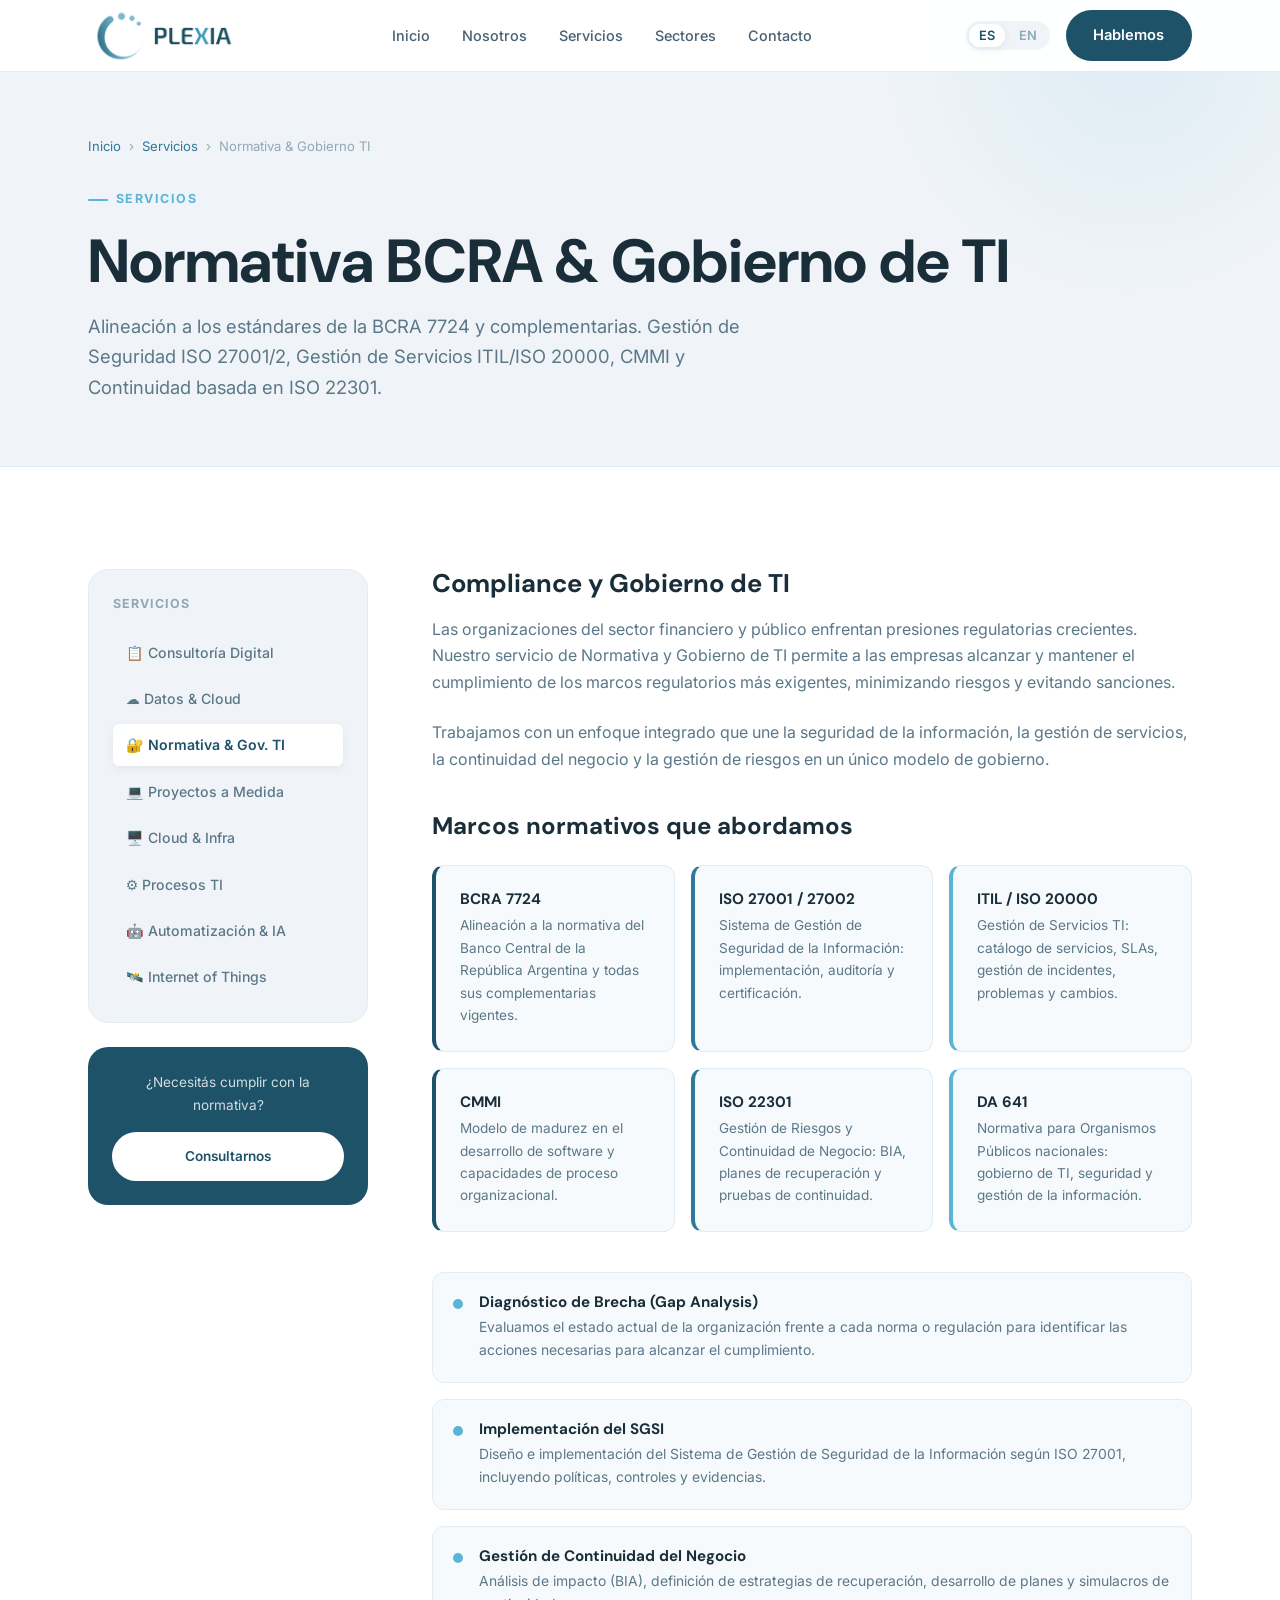
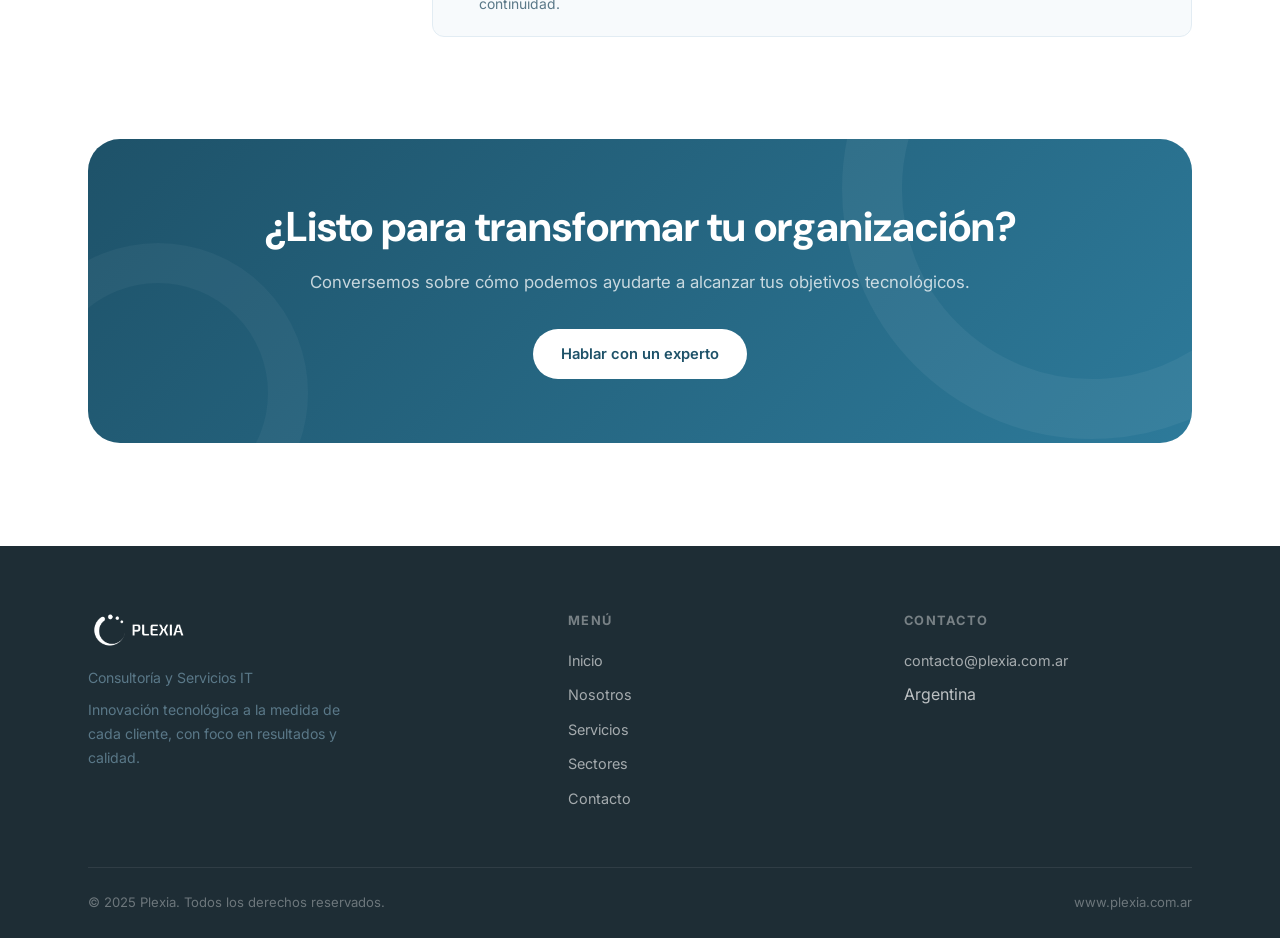
<file: servicio-normativa.html>
﻿<!DOCTYPE html>
<html lang="es">
<head>
  <meta charset="UTF-8" /><meta name="viewport" content="width=device-width, initial-scale=1.0" />
  <title>Normativa BCRA & Gobierno de TI – PLEXIA</title>
  <meta name="description" content="Alineación a estándares BCRA 7724, ISO 27001/2, ITIL/ISO 20000, CMMI y gestión de riesgos ISO 22301." />
  <link rel="icon" type="image/png" href="img/logo.png" /><link rel="stylesheet" href="css/styles.css" />
</head>
<body>
<plexia-header></plexia-header>

<header class="page-header">
  <div class="container">
    <nav class="breadcrumb" aria-label="Breadcrumb">
      <a href="index.html" data-i18n="nav_home">Inicio</a><span>›</span>
      <a href="servicios.html" data-i18n="nav_services">Servicios</a><span>›</span>
      <span>Normativa &amp; Gobierno TI</span>
    </nav>
    <p class="section-label" data-i18n="sd_title">Servicios</p>
    <h1 data-i18n="svc3_title">Normativa BCRA &amp; Gobierno de TI</h1>
    <p class="lead">Alineación a los estándares de la BCRA 7724 y complementarias. Gestión de Seguridad ISO 27001/2, Gestión de Servicios ITIL/ISO 20000, CMMI y Continuidad basada en ISO 22301.</p>
  </div>
</header>

<section class="section">
  <div class="container">
    <div class="service-detail-grid">
      <aside class="service-sidebar">
        <div class="service-sidebar__nav">
          <p class="service-sidebar__title" data-i18n="sd_title">Servicios</p>
          <div class="service-sidebar__links">
            <a href="servicio-consultoria.html" class="service-sidebar__link" data-i18n="sd_consultoria">📋 Consultoría Digital</a>
            <a href="servicio-datos-cloud.html" class="service-sidebar__link" data-i18n="sd_datos">☁️ Datos & Cloud</a>
            <a href="servicio-normativa.html" class="service-sidebar__link active" data-i18n="sd_normativa">🔐 Normativa & Gov. TI</a>
            <a href="servicio-proyectos.html" class="service-sidebar__link" data-i18n="sd_proyectos">💻 Proyectos a Medida</a>
            <a href="servicio-cloud-infra.html" class="service-sidebar__link" data-i18n="sd_cloud">🖥️ Cloud & Infra</a>
            <a href="servicio-procesos.html" class="service-sidebar__link" data-i18n="sd_procesos">⚙️ Procesos TI</a>
            <a href="servicio-ia.html" class="service-sidebar__link" data-i18n="sd_ia">🤖 Automatización & IA</a>
            <a href="servicio-iot.html" class="service-sidebar__link" data-i18n="sd_iot" style="display:block;white-space:nowrap;overflow:hidden;text-overflow:ellipsis;">🛰️ Internet of Things</a>
          </div>
        </div>
        <div style="margin-top:1.5rem;background:var(--blue-dark);border-radius:var(--radius-lg);padding:1.5rem;color:white;text-align:center;">
          <p style="font-size:.85rem;margin-bottom:1rem;color:rgba(255,255,255,.8);"><span data-i18n="sd_contact_prompt3">¿Necesitás cumplir con la normativa?</span></p>
          <a href="contacto.html" class="btn btn-light" style="width:100%;justify-content:center;font-size:.85rem;">Consultarnos</a>
        </div>
      </aside>

      <main>
        <div class="fade-up">
          <h2 style="font-size:1.6rem;margin-bottom:1rem;" data-i18n="s3_h2">Compliance y Gobierno de TI</h2>
          <p style="font-size:1rem;margin-bottom:1.5rem;" data-i18n="s3_p1">Las organizaciones del sector financiero y público enfrentan presiones regulatorias crecientes. Nuestro servicio de Normativa y Gobierno de TI permite a las empresas alcanzar y mantener el cumplimiento de los marcos regulatorios más exigentes, minimizando riesgos y evitando sanciones.</p>
          <p style="font-size:1rem;" data-i18n="s3_p2">Trabajamos con un enfoque integrado que une la seguridad de la información, la gestión de servicios, la continuidad del negocio y la gestión de riesgos en un único modelo de gobierno.</p>
        </div>

        <!-- Standards grid -->
        <div style="margin-top:2.5rem;">
          <h3 style="margin-bottom:1.5rem;" data-i18n="s3_h3">Marcos normativos que abordamos</h3>
          <div style="display:grid;grid-template-columns:repeat(auto-fill,minmax(240px,1fr));gap:1rem;">
            <div style="padding:1.5rem;background:var(--off-white);border-radius:var(--radius-md);border:1px solid var(--gray-200);border-left:4px solid var(--blue-dark);">
              <h4 style="font-size:.95rem;margin-bottom:.4rem;">BCRA 7724</h4>
              <p style="font-size:.85rem;" data-i18n="s3_l1">Alineación a la normativa del Banco Central de la República Argentina y todas sus complementarias vigentes.</p>
            </div>
            <div style="padding:1.5rem;background:var(--off-white);border-radius:var(--radius-md);border:1px solid var(--gray-200);border-left:4px solid var(--blue-mid);">
              <h4 style="font-size:.95rem;margin-bottom:.4rem;">ISO 27001 / 27002</h4>
              <p style="font-size:.85rem;" data-i18n="s3_l2">Sistema de Gestión de Seguridad de la Información: implementación, auditoría y certificación.</p>
            </div>
            <div style="padding:1.5rem;background:var(--off-white);border-radius:var(--radius-md);border:1px solid var(--gray-200);border-left:4px solid var(--blue-light);">
              <h4 style="font-size:.95rem;margin-bottom:.4rem;">ITIL / ISO 20000</h4>
              <p style="font-size:.85rem;" data-i18n="s3_l3">Gestión de Servicios TI: catálogo de servicios, SLAs, gestión de incidentes, problemas y cambios.</p>
            </div>
            <div style="padding:1.5rem;background:var(--off-white);border-radius:var(--radius-md);border:1px solid var(--gray-200);border-left:4px solid var(--blue-dark);">
              <h4 style="font-size:.95rem;margin-bottom:.4rem;">CMMI</h4>
              <p style="font-size:.85rem;" data-i18n="s3_l4">Modelo de madurez en el desarrollo de software y capacidades de proceso organizacional.</p>
            </div>
            <div style="padding:1.5rem;background:var(--off-white);border-radius:var(--radius-md);border:1px solid var(--gray-200);border-left:4px solid var(--blue-mid);">
              <h4 style="font-size:.95rem;margin-bottom:.4rem;">ISO 22301</h4>
              <p style="font-size:.85rem;" data-i18n="s3_l5">Gestión de Riesgos y Continuidad de Negocio: BIA, planes de recuperación y pruebas de continuidad.</p>
            </div>
            <div style="padding:1.5rem;background:var(--off-white);border-radius:var(--radius-md);border:1px solid var(--gray-200);border-left:4px solid var(--blue-light);">
              <h4 style="font-size:.95rem;margin-bottom:.4rem;">DA 641</h4>
              <p style="font-size:.85rem;" data-i18n="s3_l6">Normativa para Organismos Públicos nacionales: gobierno de TI, seguridad y gestión de la información.</p>
            </div>
          </div>
        </div>

        <div class="feature-list" style="margin-top:2.5rem;">
          <div class="feature-item fade-up">
            <div class="feature-dot"></div>
            <div>
              <h4 data-i18n="s3_f1_tit">Diagnóstico de Brecha (Gap Analysis)</h4>
              <p data-i18n="s3_f1_txt">Evaluamos el estado actual de la organización frente a cada norma o regulación para identificar las acciones necesarias para alcanzar el cumplimiento.</p>
            </div>
          </div>
          <div class="feature-item fade-up">
            <div class="feature-dot"></div>
            <div>
              <h4 data-i18n="s3_f2_tit">Implementación del SGSI</h4>
              <p data-i18n="s3_f2_txt">Diseño e implementación del Sistema de Gestión de Seguridad de la Información según ISO 27001, incluyendo políticas, controles y evidencias.</p>
            </div>
          </div>
          <div class="feature-item fade-up">
            <div class="feature-dot"></div>
            <div>
              <h4 data-i18n="s3_f3_tit">Gestión de Continuidad del Negocio</h4>
              <p data-i18n="s3_f3_txt">Análisis de impacto (BIA), definición de estrategias de recuperación, desarrollo de planes y simulacros de continuidad.</p>
            </div>
          </div>
        </div>
      </main>
    </div>
  </div>
</section>

<section class="section" style="padding-top:0;">
  <div class="container">
    <div class="cta-banner fade-up">
      <h2 data-i18n="cta_title">¿Listo para transformar tu organización?</h2>
      <p data-i18n="cta_text">Conversemos sobre cómo podemos ayudarte.</p>
      <a href="contacto.html" class="btn btn-light" data-i18n="cta_btn">Hablar con un experto</a>
    </div>
  </div>
</section>

<plexia-footer></plexia-footer>
<script src="js/components.js"></script>
<script src="js/main.js"></script>
</body>
</html>
</file>
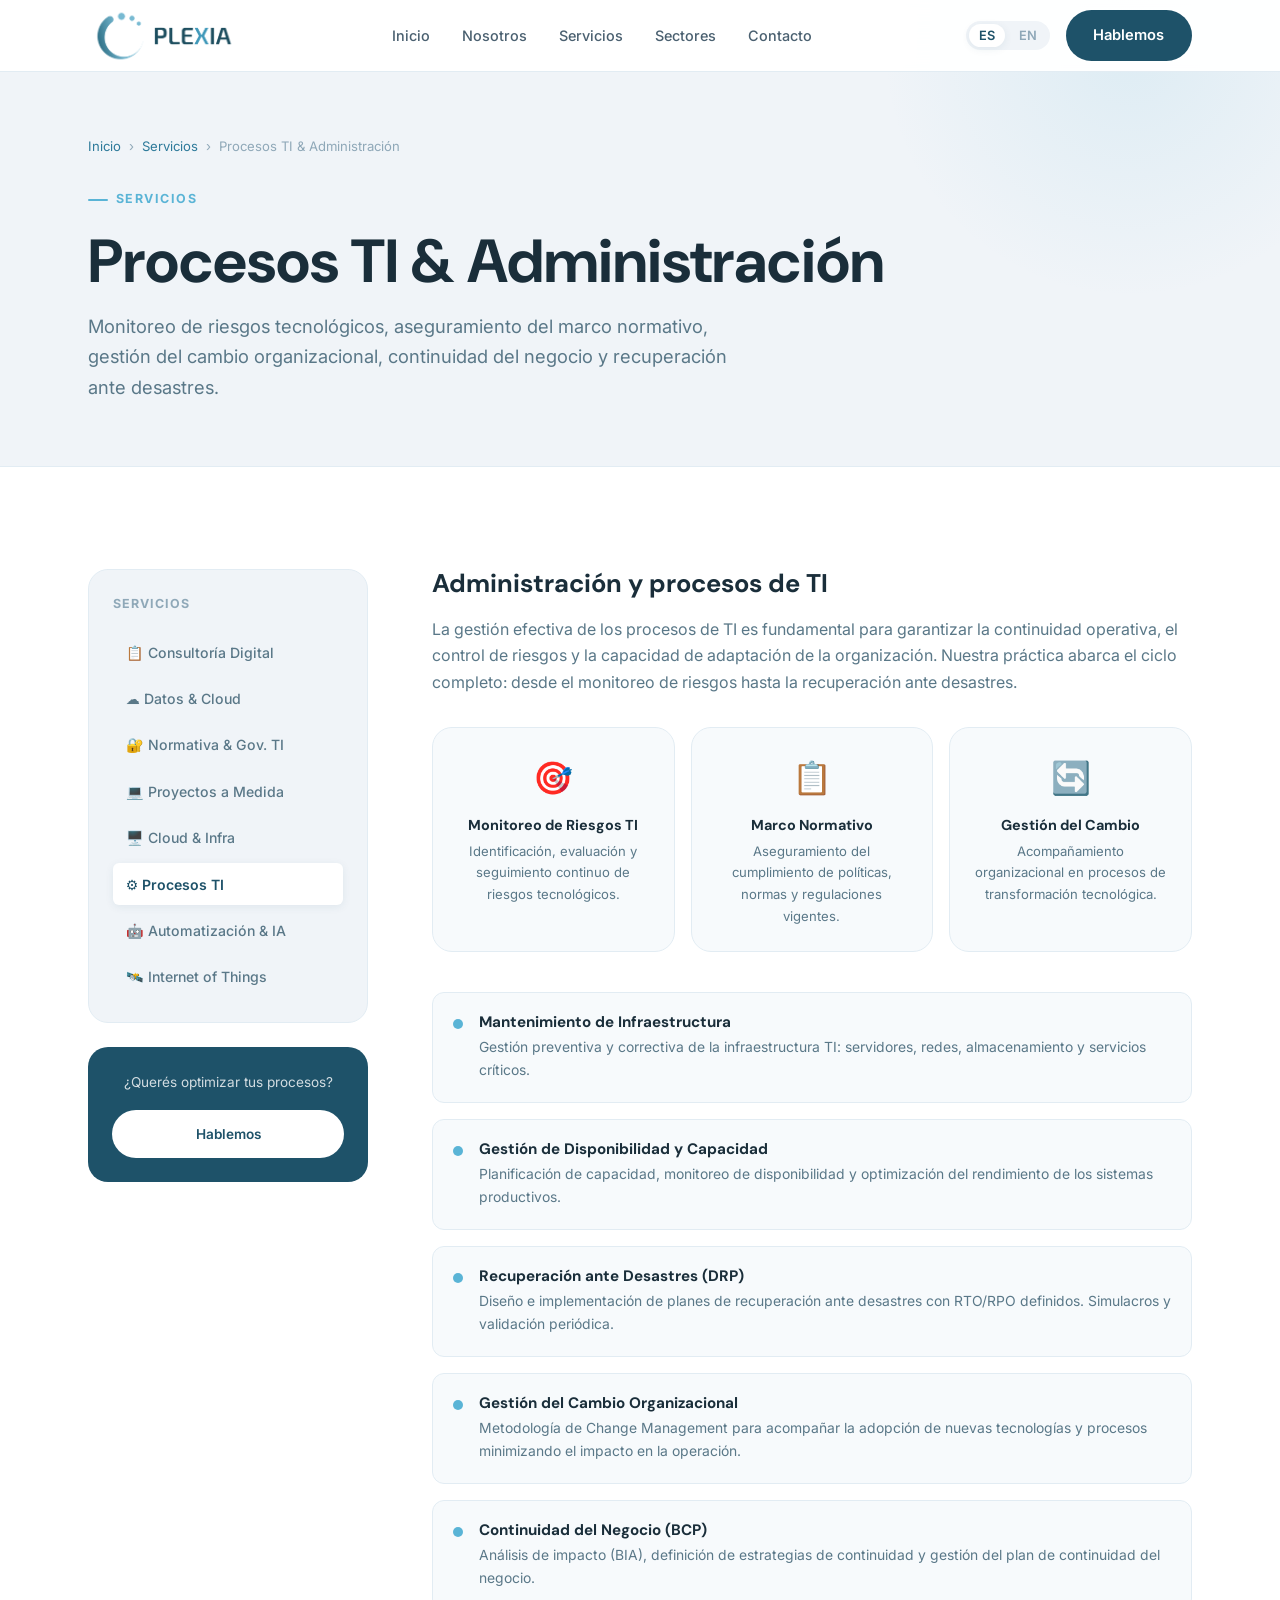
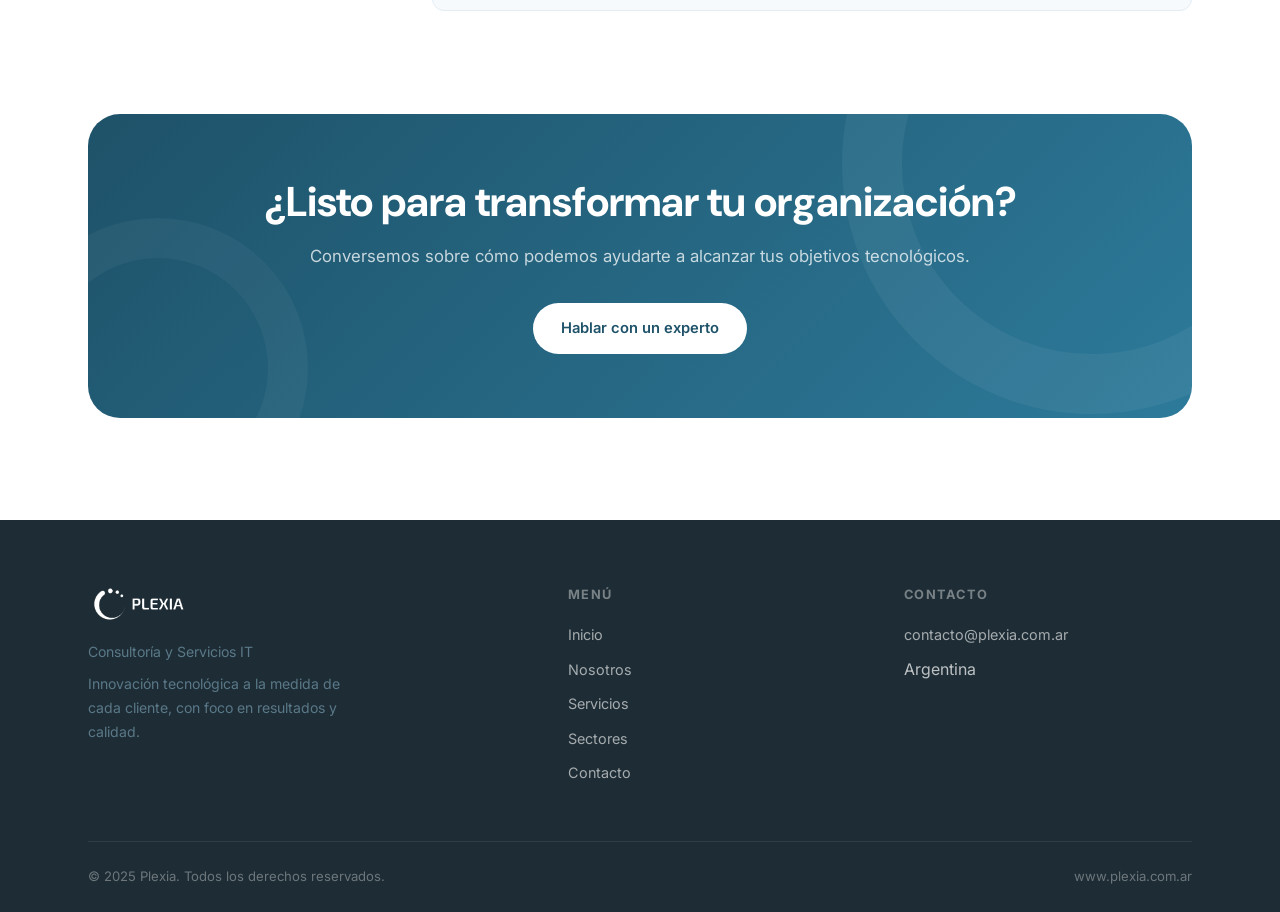
<file: servicio-procesos.html>
﻿<!DOCTYPE html>
<html lang="es">
<head>
  <meta charset="UTF-8" /><meta name="viewport" content="width=device-width, initial-scale=1.0" />
  <title>Procesos TI & Administración – PLEXIA</title>
  <meta name="description" content="Monitoreo de riesgos TI, gestión del cambio organizacional, continuidad del negocio y recuperación ante desastres." />
  <link rel="icon" type="image/png" href="img/logo.png" /><link rel="stylesheet" href="css/styles.css" />
</head>
<body>
<plexia-header></plexia-header>

<header class="page-header">
  <div class="container">
    <nav class="breadcrumb" aria-label="Breadcrumb">
      <a href="index.html" data-i18n="nav_home">Inicio</a><span>›</span>
      <a href="servicios.html" data-i18n="nav_services">Servicios</a><span>›</span>
      <span>Procesos TI &amp; Administración</span>
    </nav>
    <p class="section-label" data-i18n="sd_title">Servicios</p>
    <h1 data-i18n="svc6_title">Procesos TI &amp; Administración</h1>
    <p class="lead">Monitoreo de riesgos tecnológicos, aseguramiento del marco normativo, gestión del cambio organizacional, continuidad del negocio y recuperación ante desastres.</p>
  </div>
</header>

<section class="section">
  <div class="container">
    <div class="service-detail-grid">
      <aside class="service-sidebar">
        <div class="service-sidebar__nav">
          <p class="service-sidebar__title" data-i18n="sd_title">Servicios</p>
          <div class="service-sidebar__links">
            <a href="servicio-consultoria.html" class="service-sidebar__link" data-i18n="sd_consultoria">📋 Consultoría Digital</a>
            <a href="servicio-datos-cloud.html" class="service-sidebar__link" data-i18n="sd_datos">☁️ Datos & Cloud</a>
            <a href="servicio-normativa.html" class="service-sidebar__link" data-i18n="sd_normativa">🔐 Normativa & Gov. TI</a>
            <a href="servicio-proyectos.html" class="service-sidebar__link" data-i18n="sd_proyectos">💻 Proyectos a Medida</a>
            <a href="servicio-cloud-infra.html" class="service-sidebar__link" data-i18n="sd_cloud">🖥️ Cloud & Infra</a>
            <a href="servicio-procesos.html" class="service-sidebar__link active" data-i18n="sd_procesos">⚙️ Procesos TI</a>
            <a href="servicio-ia.html" class="service-sidebar__link" data-i18n="sd_ia">🤖 Automatización & IA</a>
            <a href="servicio-iot.html" class="service-sidebar__link" data-i18n="sd_iot" style="display:block;white-space:nowrap;overflow:hidden;text-overflow:ellipsis;">🛰️ Internet of Things</a>
          </div>
        </div>
        <div style="margin-top:1.5rem;background:var(--blue-dark);border-radius:var(--radius-lg);padding:1.5rem;color:white;text-align:center;">
          <p style="font-size:.85rem;margin-bottom:1rem;color:rgba(255,255,255,.8);"><span data-i18n="sd_contact_prompt5">¿Querés optimizar tus procesos?</span></p>
          <a href="contacto.html" class="btn btn-light" style="width:100%;justify-content:center;font-size:.85rem;" data-i18n="sd_hablemos_btn">Hablemos</a>
        </div>
      </aside>

      <main>
        <div class="fade-up">
          <h2 style="font-size:1.6rem;margin-bottom:1rem;" data-i18n="s6_h2">Administración y procesos de TI</h2>
          <p style="font-size:1rem;margin-bottom:1.5rem;" data-i18n="s6_p1">La gestión efectiva de los procesos de TI es fundamental para garantizar la continuidad operativa, el control de riesgos y la capacidad de adaptación de la organización. Nuestra práctica abarca el ciclo completo: desde el monitoreo de riesgos hasta la recuperación ante desastres.</p>
        </div>

        <div style="margin-top:2rem;display:grid;grid-template-columns:1fr 1fr 1fr;gap:1rem;" class="fade-up">
          <div style="padding:1.5rem;background:var(--off-white);border-radius:var(--radius-lg);border:1px solid var(--gray-200);text-align:center;">
            <div style="font-size:2rem;margin-bottom:.75rem;">🎯</div>
            <h4 style="font-size:.9rem;margin-bottom:.4rem;" data-i18n="s6_f1_tit">Monitoreo de Riesgos TI</h4>
            <p style="font-size:.82rem;" data-i18n="s6_f1_txt">Identificación, evaluación y seguimiento continuo de riesgos tecnológicos.</p>
          </div>
          <div style="padding:1.5rem;background:var(--off-white);border-radius:var(--radius-lg);border:1px solid var(--gray-200);text-align:center;">
            <div style="font-size:2rem;margin-bottom:.75rem;">📋</div>
            <h4 style="font-size:.9rem;margin-bottom:.4rem;">Marco Normativo</h4>
            <p style="font-size:.82rem;" data-i18n="s6_f2_txt">Aseguramiento del cumplimiento de políticas, normas y regulaciones vigentes.</p>
          </div>
          <div style="padding:1.5rem;background:var(--off-white);border-radius:var(--radius-lg);border:1px solid var(--gray-200);text-align:center;">
            <div style="font-size:2rem;margin-bottom:.75rem;">🔄</div>
            <h4 style="font-size:.9rem;margin-bottom:.4rem;">Gestión del Cambio</h4>
            <p style="font-size:.82rem;" data-i18n="s6_f3_txt">Acompañamiento organizacional en procesos de transformación tecnológica.</p>
          </div>
        </div>

        <div class="feature-list" style="margin-top:2.5rem;">
          <div class="feature-item fade-up">
            <div class="feature-dot"></div>
            <div>
              <h4 data-i18n="s6_f4_tit">Mantenimiento de Infraestructura</h4>
              <p data-i18n="s6_f4_txt">Gestión preventiva y correctiva de la infraestructura TI: servidores, redes, almacenamiento y servicios críticos.</p>
            </div>
          </div>
          <div class="feature-item fade-up">
            <div class="feature-dot"></div>
            <div>
              <h4 data-i18n="s6_f5_tit">Gestión de Disponibilidad y Capacidad</h4>
              <p data-i18n="s6_f5_txt">Planificación de capacidad, monitoreo de disponibilidad y optimización del rendimiento de los sistemas productivos.</p>
            </div>
          </div>
          <div class="feature-item fade-up">
            <div class="feature-dot"></div>
            <div>
              <h4 data-i18n="s6_f6_tit">Recuperación ante Desastres (DRP)</h4>
              <p data-i18n="s6_f6_txt">Diseño e implementación de planes de recuperación ante desastres con RTO/RPO definidos. Simulacros y validación periódica.</p>
            </div>
          </div>
          <div class="feature-item fade-up">
            <div class="feature-dot"></div>
            <div>
              <h4 data-i18n="s6_f7_tit">Gestión del Cambio Organizacional</h4>
              <p data-i18n="s6_f7_txt">Metodología de Change Management para acompañar la adopción de nuevas tecnologías y procesos minimizando el impacto en la operación.</p>
            </div>
          </div>
          <div class="feature-item fade-up">
            <div class="feature-dot"></div>
            <div>
              <h4 data-i18n="s6_f8_tit">Continuidad del Negocio (BCP)</h4>
              <p data-i18n="s6_f8_txt">Análisis de impacto (BIA), definición de estrategias de continuidad y gestión del plan de continuidad del negocio.</p>
            </div>
          </div>
        </div>
      </main>
    </div>
  </div>
</section>

<section class="section" style="padding-top:0;">
  <div class="container">
    <div class="cta-banner fade-up">
      <h2 data-i18n="cta_title">¿Listo para transformar tu organización?</h2>
      <p data-i18n="cta_text">Conversemos sobre cómo podemos ayudarte.</p>
      <a href="contacto.html" class="btn btn-light" data-i18n="cta_btn">Hablar con un experto</a>
    </div>
  </div>
</section>

<plexia-footer></plexia-footer>
<script src="js/components.js"></script>
<script src="js/main.js"></script>
</body>
</html>
</file>
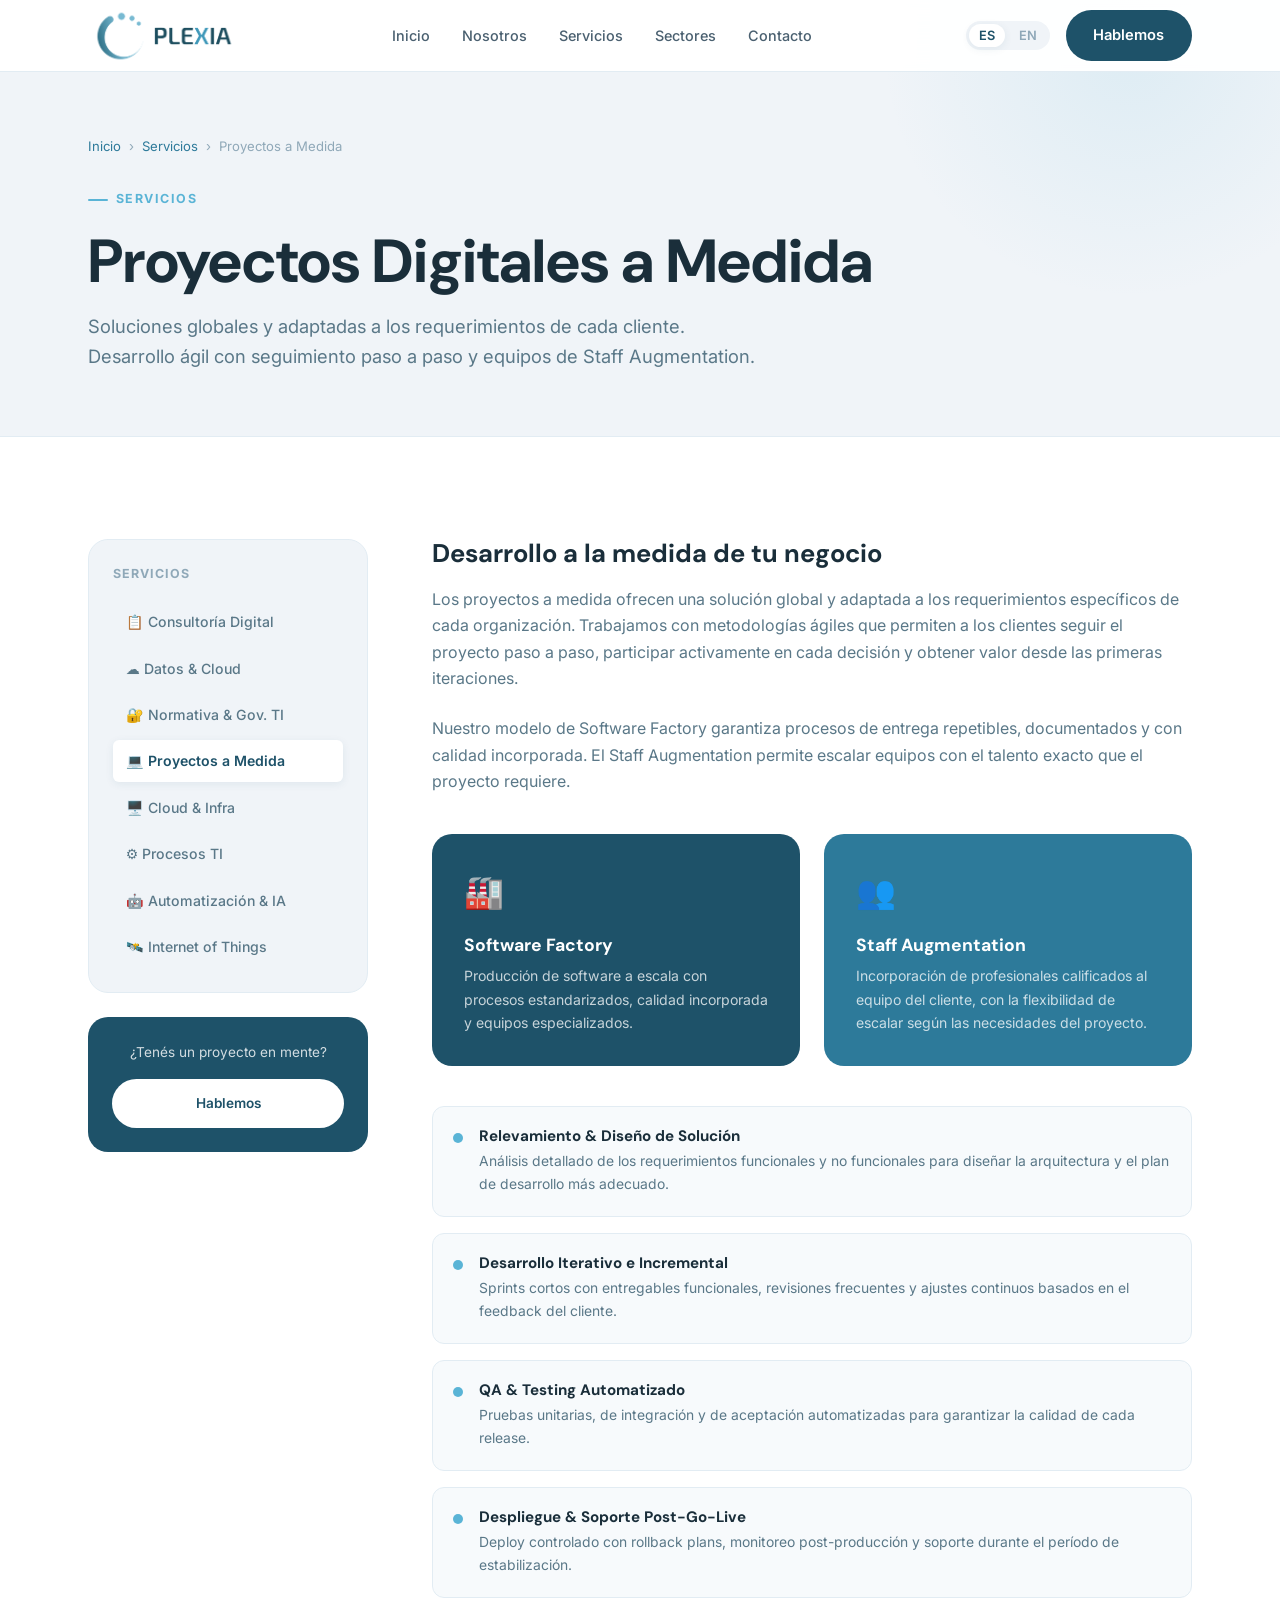
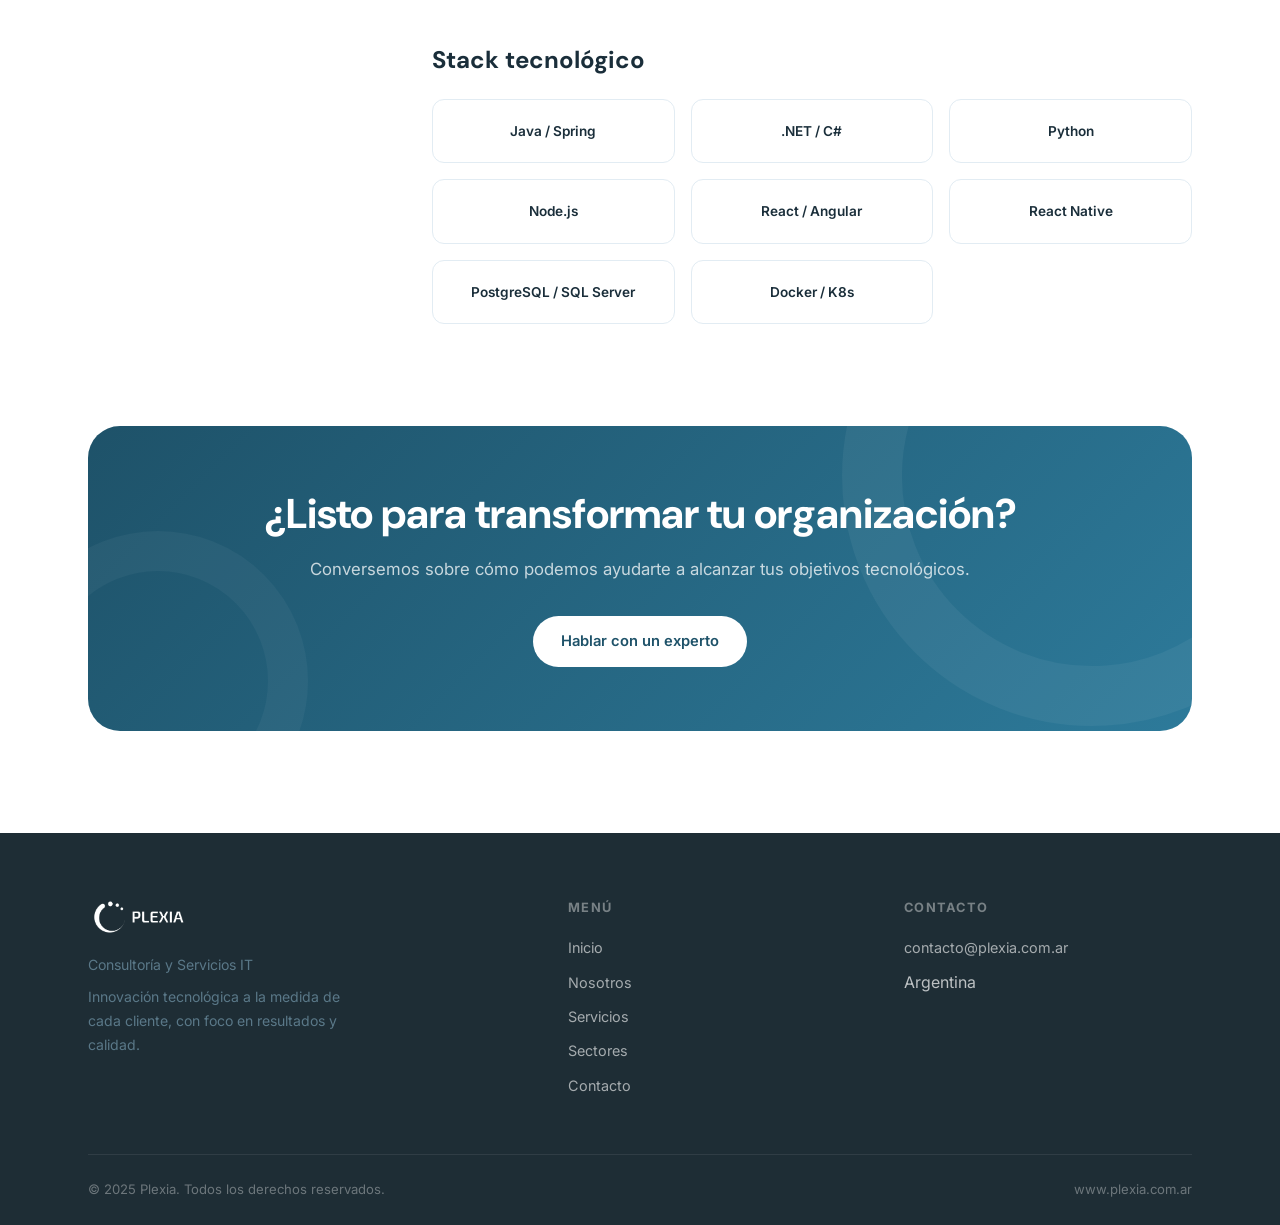
<file: servicio-proyectos.html>
﻿<!DOCTYPE html>
<html lang="es">
<head>
  <meta charset="UTF-8" /><meta name="viewport" content="width=device-width, initial-scale=1.0" />
  <title>Proyectos Digitales a Medida – PLEXIA</title>
  <meta name="description" content="Software Factory, desarrollo a medida y Staff Augmentation con metodologías ágiles para cada cliente." />
  <link rel="icon" type="image/png" href="img/logo.png" /><link rel="stylesheet" href="css/styles.css" />
</head>
<body>
<plexia-header></plexia-header>

<header class="page-header">
  <div class="container">
    <nav class="breadcrumb" aria-label="Breadcrumb">
      <a href="index.html" data-i18n="nav_home">Inicio</a><span>›</span>
      <a href="servicios.html" data-i18n="nav_services">Servicios</a><span>›</span>
      <span>Proyectos a Medida</span>
    </nav>
    <p class="section-label" data-i18n="sd_title">Servicios</p>
    <h1 data-i18n="svc4_title">Proyectos Digitales a Medida</h1>
    <p class="lead">Soluciones globales y adaptadas a los requerimientos de cada cliente. Desarrollo ágil con seguimiento paso a paso y equipos de Staff Augmentation.</p>
  </div>
</header>

<section class="section">
  <div class="container">
    <div class="service-detail-grid">
      <aside class="service-sidebar">
        <div class="service-sidebar__nav">
          <p class="service-sidebar__title" data-i18n="sd_title">Servicios</p>
          <div class="service-sidebar__links">
            <a href="servicio-consultoria.html" class="service-sidebar__link" data-i18n="sd_consultoria">📋 Consultoría Digital</a>
            <a href="servicio-datos-cloud.html" class="service-sidebar__link" data-i18n="sd_datos">☁️ Datos & Cloud</a>
            <a href="servicio-normativa.html" class="service-sidebar__link" data-i18n="sd_normativa">🔐 Normativa & Gov. TI</a>
            <a href="servicio-proyectos.html" class="service-sidebar__link active" data-i18n="sd_proyectos">💻 Proyectos a Medida</a>
            <a href="servicio-cloud-infra.html" class="service-sidebar__link" data-i18n="sd_cloud">🖥️ Cloud & Infra</a>
            <a href="servicio-procesos.html" class="service-sidebar__link" data-i18n="sd_procesos">⚙️ Procesos TI</a>
            <a href="servicio-ia.html" class="service-sidebar__link" data-i18n="sd_ia">🤖 Automatización & IA</a>
            <a href="servicio-iot.html" class="service-sidebar__link" data-i18n="sd_iot" style="display:block;white-space:nowrap;overflow:hidden;text-overflow:ellipsis;">🛰️ Internet of Things</a>
          </div>
        </div>
        <div style="margin-top:1.5rem;background:var(--blue-dark);border-radius:var(--radius-lg);padding:1.5rem;color:white;text-align:center;">
          <p style="font-size:.85rem;margin-bottom:1rem;color:rgba(255,255,255,.8);"><span data-i18n="sd_contact_prompt2">¿Tenés un proyecto en mente?</span></p>
          <a href="contacto.html" class="btn btn-light" style="width:100%;justify-content:center;font-size:.85rem;" data-i18n="sd_hablemos_btn">Hablemos</a>
        </div>
      </aside>

      <main>
        <div class="fade-up">
          <h2 style="font-size:1.6rem;margin-bottom:1rem;" data-i18n="s4_h2">Desarrollo a la medida de tu negocio</h2>
          <p style="font-size:1rem;margin-bottom:1.5rem;" data-i18n="s4_p1">Los proyectos a medida ofrecen una solución global y adaptada a los requerimientos específicos de cada organización. Trabajamos con metodologías ágiles que permiten a los clientes seguir el proyecto paso a paso, participar activamente en cada decisión y obtener valor desde las primeras iteraciones.</p>
          <p style="font-size:1rem;" data-i18n="s4_p2">Nuestro modelo de Software Factory garantiza procesos de entrega repetibles, documentados y con calidad incorporada. El Staff Augmentation permite escalar equipos con el talento exacto que el proyecto requiere.</p>
        </div>

        <div style="margin-top:2.5rem;display:grid;grid-template-columns:1fr 1fr;gap:1.5rem;" class="fade-up">
          <div style="background:var(--blue-dark);border-radius:var(--radius-lg);padding:2rem;color:white;">
            <div style="font-size:2rem;margin-bottom:1rem;">🏭</div>
            <h3 style="color:white;font-size:1.1rem;margin-bottom:.5rem;" data-i18n="pill_sf">Software Factory</h3>
            <p style="color:rgba(255,255,255,.75);font-size:.88rem;" data-i18n="s4_b1_txt">Producción de software a escala con procesos estandarizados, calidad incorporada y equipos especializados.</p>
          </div>
          <div style="background:var(--blue-mid);border-radius:var(--radius-lg);padding:2rem;color:white;">
            <div style="font-size:2rem;margin-bottom:1rem;">👥</div>
            <h3 style="color:white;font-size:1.1rem;margin-bottom:.5rem;" data-i18n="pill_sa">Staff Augmentation</h3>
            <p style="color:rgba(255,255,255,.75);font-size:.88rem;" data-i18n="s4_b2_txt">Incorporación de profesionales calificados al equipo del cliente, con la flexibilidad de escalar según las necesidades del proyecto.</p>
          </div>
        </div>

        <div class="feature-list" style="margin-top:2.5rem;">
          <div class="feature-item fade-up">
            <div class="feature-dot"></div>
            <div>
              <h4 data-i18n="s4_f1_tit">Relevamiento & Diseño de Solución</h4>
              <p data-i18n="s4_f1_txt">Análisis detallado de los requerimientos funcionales y no funcionales para diseñar la arquitectura y el plan de desarrollo más adecuado.</p>
            </div>
          </div>
          <div class="feature-item fade-up">
            <div class="feature-dot"></div>
            <div>
              <h4 data-i18n="s4_f2_tit">Desarrollo Iterativo e Incremental</h4>
              <p data-i18n="s4_f2_txt">Sprints cortos con entregables funcionales, revisiones frecuentes y ajustes continuos basados en el feedback del cliente.</p>
            </div>
          </div>
          <div class="feature-item fade-up">
            <div class="feature-dot"></div>
            <div>
              <h4 data-i18n="s4_f3_tit">QA & Testing Automatizado</h4>
              <p data-i18n="s4_f3_txt">Pruebas unitarias, de integración y de aceptación automatizadas para garantizar la calidad de cada release.</p>
            </div>
          </div>
          <div class="feature-item fade-up">
            <div class="feature-dot"></div>
            <div>
              <h4 data-i18n="s4_f4_tit">Despliegue & Soporte Post-Go-Live</h4>
              <p data-i18n="s4_f4_txt">Deploy controlado con rollback plans, monitoreo post-producción y soporte durante el período de estabilización.</p>
            </div>
          </div>
        </div>

        <div style="margin-top:3rem;">
          <h3 style="margin-bottom:1.5rem;" data-i18n="gen_h3_stack">Stack tecnológico</h3>
          <div class="catalog-grid">
            <div class="catalog-item"><p>Java / Spring</p></div>
            <div class="catalog-item"><p>.NET / C#</p></div>
            <div class="catalog-item"><p>Python</p></div>
            <div class="catalog-item"><p>Node.js</p></div>
            <div class="catalog-item"><p>React / Angular</p></div>
            <div class="catalog-item"><p>React Native</p></div>
            <div class="catalog-item"><p>PostgreSQL / SQL Server</p></div>
            <div class="catalog-item"><p>Docker / K8s</p></div>
          </div>
        </div>
      </main>
    </div>
  </div>
</section>

<section class="section" style="padding-top:0;">
  <div class="container">
    <div class="cta-banner fade-up">
      <h2 data-i18n="cta_title">¿Listo para transformar tu organización?</h2>
      <p data-i18n="cta_text">Conversemos sobre cómo podemos ayudarte.</p>
      <a href="contacto.html" class="btn btn-light" data-i18n="cta_btn">Hablar con un experto</a>
    </div>
  </div>
</section>

<plexia-footer></plexia-footer>
<script src="js/components.js"></script>
<script src="js/main.js"></script>
</body>
</html>
</file>
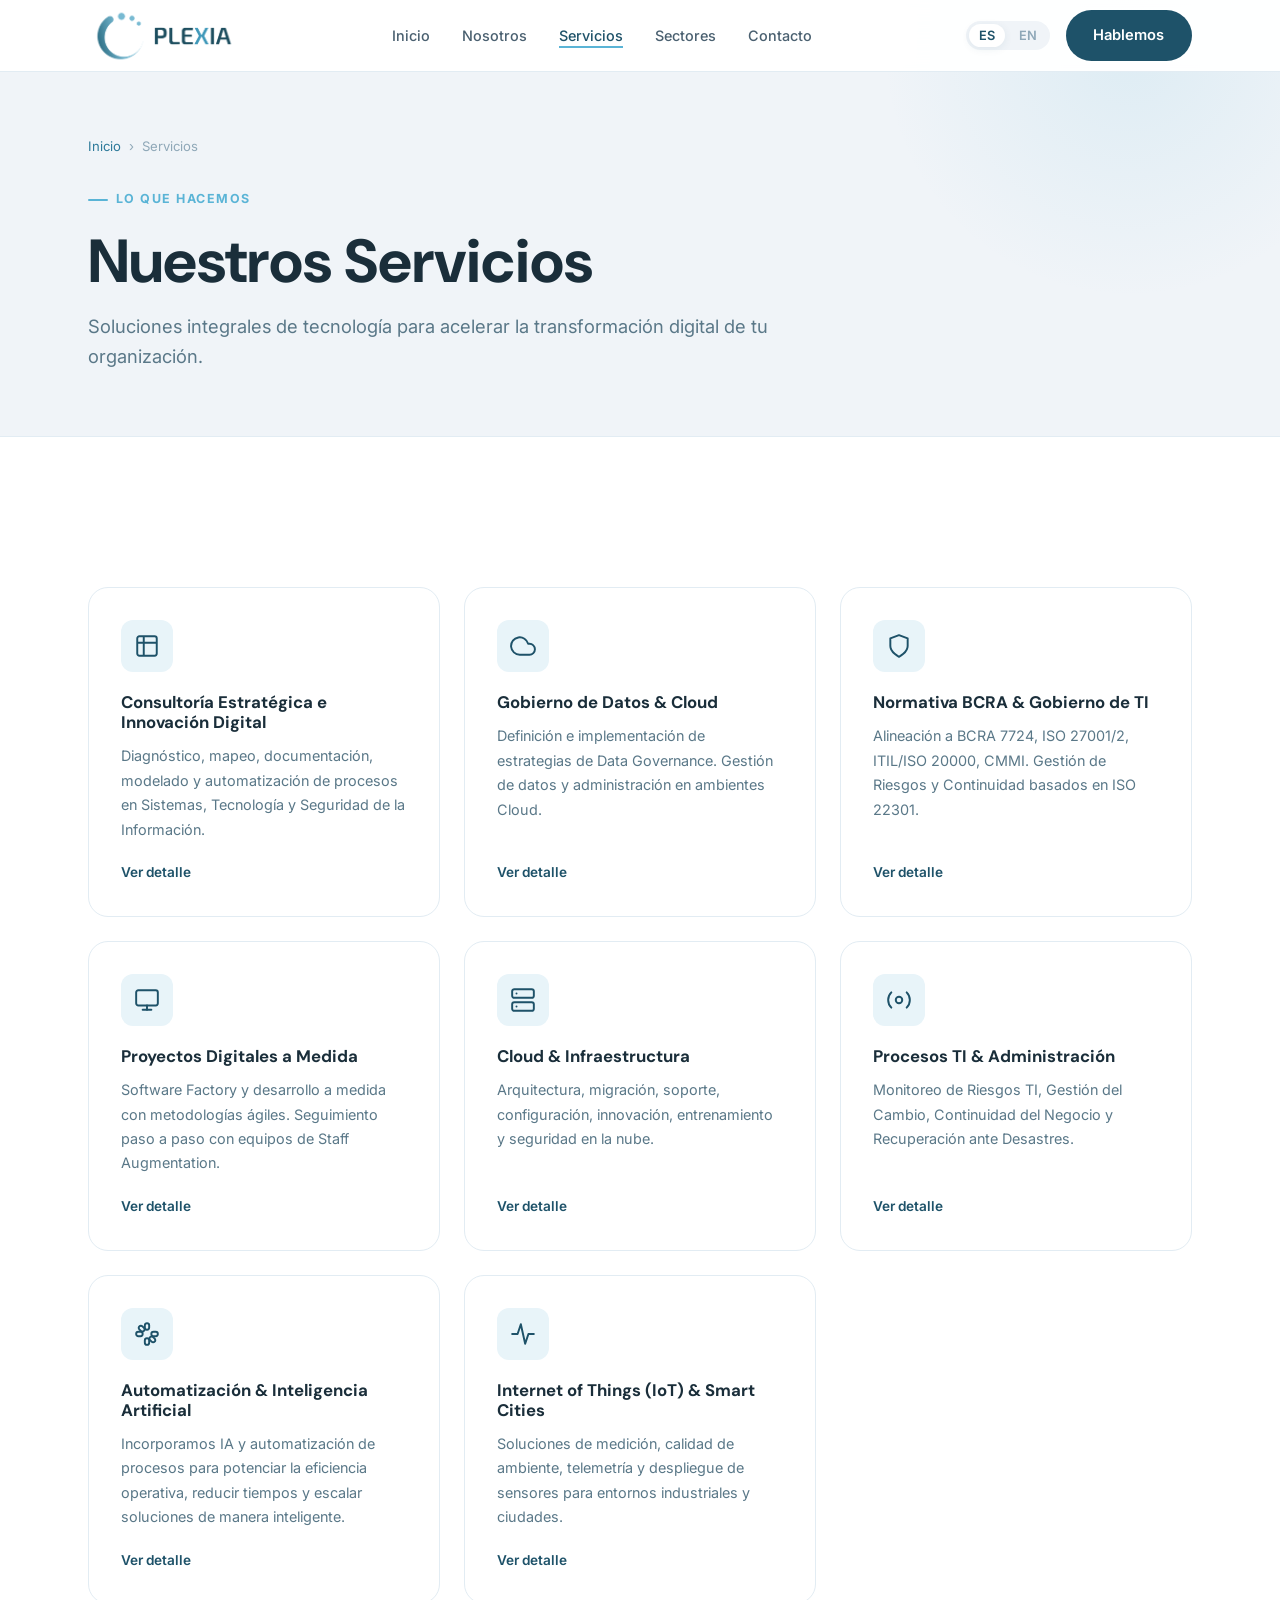
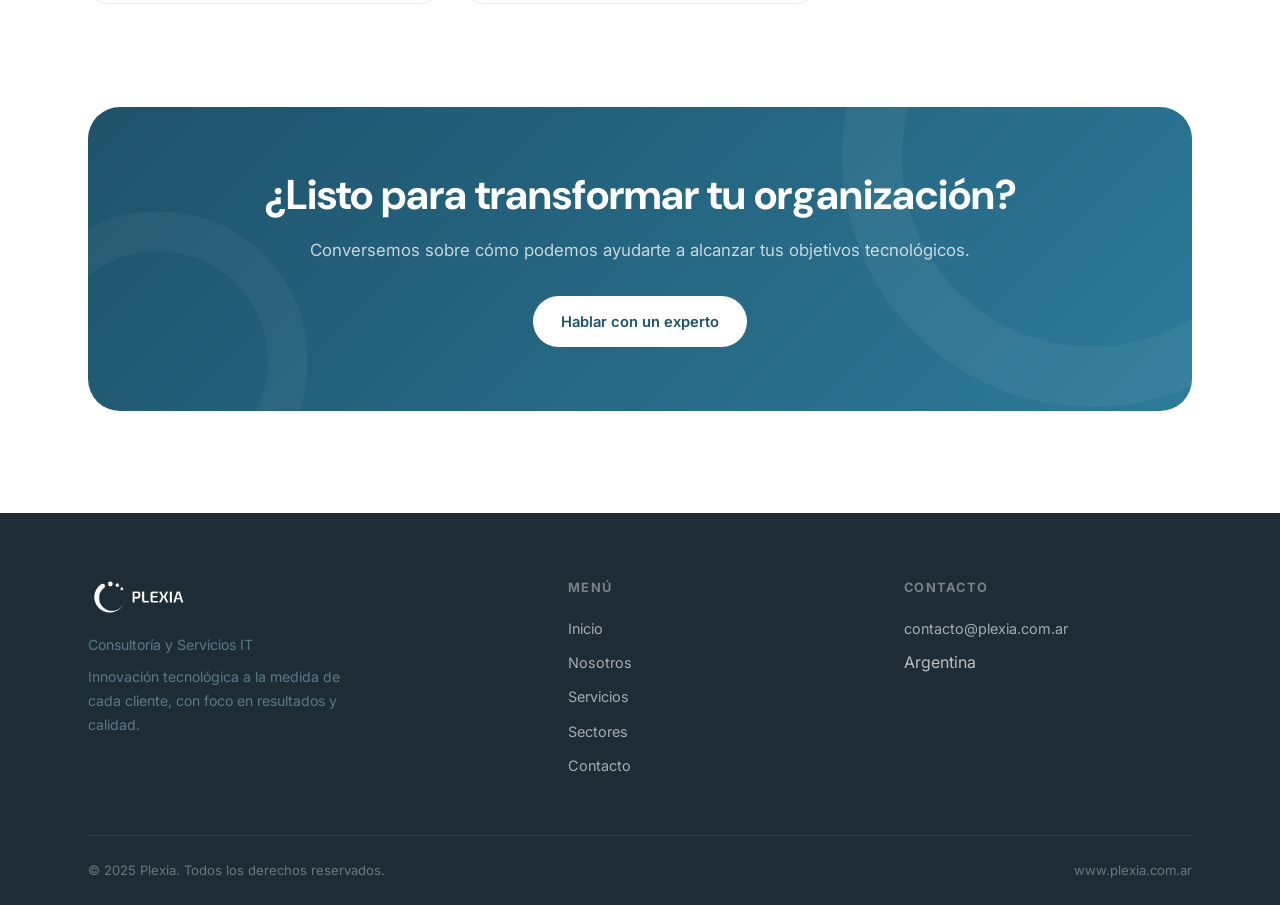
<file: servicios.html>
<!DOCTYPE html>
<html lang="es">
<head>
  <meta charset="UTF-8" />
  <meta name="viewport" content="width=device-width, initial-scale=1.0" />
  <title>Servicios – PLEXIA</title>
  <meta name="description" content="Servicios IT de PLEXIA: Consultoría estratégica, Cloud, Gobierno de TI, desarrollo a medida, normativa BCRA y más." />
  <link rel="icon" type="image/png" href="img/logo.png" />
  <link rel="stylesheet" href="css/styles.css" />
</head>
<body>

<!-- NAV -->
<plexia-header></plexia-header>

<!-- PAGE HEADER -->
<header class="page-header">
  <div class="container">
    <nav class="breadcrumb" aria-label="Breadcrumb">
      <a href="index.html" data-i18n="nav_home">Inicio</a>
      <span>›</span>
      <span data-i18n="nav_services">Servicios</span>
    </nav>
    <p class="section-label" data-i18n="services_label">Lo que hacemos</p>
    <h1 data-i18n="services_title">Nuestros Servicios</h1>
    <p class="lead" data-i18n="services_subtitle">Soluciones integrales de tecnología para acelerar la transformación digital de tu organización.</p>
  </div>
</header>

<!-- ALL SERVICES -->
<section class="section">
  <div class="container">
    <div class="services-grid">

      <a href="servicio-consultoria.html" class="service-card fade-up" id="svc-overview-1">
        <div class="service-card__icon">
          <svg viewBox="0 0 24 24" fill="none" stroke-width="1.8" stroke-linecap="round" stroke-linejoin="round">
            <path d="M9 3H5a2 2 0 00-2 2v4m6-6h10a2 2 0 012 2v4M9 3v18m0 0h10a2 2 0 002-2V9M9 21H5a2 2 0 01-2-2V9m0 0h18"/>
          </svg>
        </div>
        <h3 class="service-card__title" data-i18n="svc1_title">Consultoría Estratégica e Innovación Digital</h3>
        <p class="service-card__text" data-i18n="svc1_text">Diagnóstico, mapeo, documentación, modelado y automatización de procesos en Sistemas, Tecnología y Seguridad de la Información.</p>
        <span class="service-card__link" data-i18n="svc_more">Ver detalle →</span>
      </a>

      <a href="servicio-datos-cloud.html" class="service-card fade-up" id="svc-overview-2">
        <div class="service-card__icon">
          <svg viewBox="0 0 24 24" fill="none" stroke-width="1.8" stroke-linecap="round" stroke-linejoin="round">
            <path d="M18 10h-1.26A8 8 0 109 20h9a5 5 0 000-10z"/>
          </svg>
        </div>
        <h3 class="service-card__title" data-i18n="svc2_title">Gobierno de Datos &amp; Cloud</h3>
        <p class="service-card__text" data-i18n="svc2_text">Definición e implementación de estrategias de Data Governance. Gestión de datos y administración en ambientes Cloud.</p>
        <span class="service-card__link" data-i18n="svc_more">Ver detalle →</span>
      </a>

      <a href="servicio-normativa.html" class="service-card fade-up" id="svc-overview-3">
        <div class="service-card__icon">
          <svg viewBox="0 0 24 24" fill="none" stroke-width="1.8" stroke-linecap="round" stroke-linejoin="round">
            <path d="M12 22s8-4 8-10V5l-8-3-8 3v7c0 6 8 10 8 10z"/>
          </svg>
        </div>
        <h3 class="service-card__title" data-i18n="svc3_title">Normativa BCRA &amp; Gobierno de TI</h3>
        <p class="service-card__text" data-i18n="svc3_text">Alineación a BCRA 7724, ISO 27001/2, ITIL/ISO 20000, CMMI. Gestión de Riesgos y Continuidad basados en ISO 22301.</p>
        <span class="service-card__link" data-i18n="svc_more">Ver detalle →</span>
      </a>

      <a href="servicio-proyectos.html" class="service-card fade-up" id="svc-overview-4">
        <div class="service-card__icon">
          <svg viewBox="0 0 24 24" fill="none" stroke-width="1.8" stroke-linecap="round" stroke-linejoin="round">
            <rect x="2" y="3" width="20" height="14" rx="2"/><line x1="8" y1="21" x2="16" y2="21"/><line x1="12" y1="17" x2="12" y2="21"/>
          </svg>
        </div>
        <h3 class="service-card__title" data-i18n="svc4_title">Proyectos Digitales a Medida</h3>
        <p class="service-card__text" data-i18n="svc4_text">Software Factory y desarrollo a medida con metodologías ágiles. Seguimiento paso a paso con equipos de Staff Augmentation.</p>
        <span class="service-card__link" data-i18n="svc_more">Ver detalle →</span>
      </a>

      <a href="servicio-cloud-infra.html" class="service-card fade-up" id="svc-overview-5">
        <div class="service-card__icon">
          <svg viewBox="0 0 24 24" fill="none" stroke-width="1.8" stroke-linecap="round" stroke-linejoin="round">
            <rect x="2" y="2" width="20" height="8" rx="2"/><rect x="2" y="14" width="20" height="8" rx="2"/>
            <line x1="6" y1="6" x2="6.01" y2="6"/><line x1="6" y1="18" x2="6.01" y2="18"/>
          </svg>
        </div>
        <h3 class="service-card__title" data-i18n="svc5_title">Cloud &amp; Infraestructura</h3>
        <p class="service-card__text" data-i18n="svc5_text">Arquitectura, migración, soporte, configuración, innovación, entrenamiento y seguridad en la nube.</p>
        <span class="service-card__link" data-i18n="svc_more">Ver detalle →</span>
      </a>

      <a href="servicio-procesos.html" class="service-card fade-up" id="svc-overview-6">
        <div class="service-card__icon">
          <svg viewBox="0 0 24 24" fill="none" stroke-width="1.8" stroke-linecap="round" stroke-linejoin="round">
            <circle cx="12" cy="12" r="3"/><path d="M19.07 4.93a10 10 0 010 14.14M4.93 4.93a10 10 0 000 14.14"/>
          </svg>
        </div>
        <h3 class="service-card__title" data-i18n="svc6_title">Procesos TI &amp; Administración</h3>
        <p class="service-card__text" data-i18n="svc6_text">Monitoreo de Riesgos TI, Gestión del Cambio, Continuidad del Negocio y Recuperación ante Desastres.</p>
        <span class="service-card__link" data-i18n="svc_more">Ver detalle →</span>
      </a>

      <a href="servicio-ia.html" class="service-card fade-up" id="svc-overview-7">
        <div class="service-card__icon">
          <svg viewBox="0 0 24 24" fill="none" stroke-width="1.8" stroke-linecap="round" stroke-linejoin="round">
            <path d="M12 2a2 2 0 012 2v2a2 2 0 01-2 2 2 2 0 01-2-2V4a2 2 0 012-2z"/>
            <path d="M12 16a2 2 0 012 2v2a2 2 0 01-2 2 2 2 0 01-2-2v-2a2 2 0 012-2z"/>
            <path d="M4.93 4.93a2 2 0 012.83 0l1.41 1.41a2 2 0 010 2.83 2 2 0 01-2.83 0L4.93 7.76a2 2 0 010-2.83z"/>
            <path d="M14.83 14.83a2 2 0 012.83 0l1.41 1.41a2 2 0 010 2.83 2 2 0 01-2.83 0l-1.41-1.41a2 2 0 010-2.83z"/>
            <path d="M2 12a2 2 0 012-2h2a2 2 0 012 2 2 2 0 01-2 2H4a2 2 0 01-2-2z"/>
            <path d="M16 12a2 2 0 012-2h2a2 2 0 012 2 2 2 0 01-2 2h-2a2 2 0 01-2-2z"/>
          </svg>
        </div>
        <h3 class="service-card__title" data-i18n="svc7_title">Automatización &amp; Inteligencia Artificial</h3>
        <p class="service-card__text" data-i18n="svc7_text">Incorporamos IA y automatización de procesos para potenciar la eficiencia operativa, reducir tiempos y escalar soluciones de manera inteligente.</p>
        <span class="service-card__link" data-i18n="svc_more">Ver detalle →</span>
      </a>

      <a href="servicio-iot.html" class="service-card fade-up" id="svc-overview-8">
        <div class="service-card__icon">
          <svg viewBox="0 0 24 24" fill="none" stroke-width="1.8" stroke-linecap="round" stroke-linejoin="round">
            <polyline points="2 12 7 12 10 3 14 21 17 12 22 12"></polyline>
          </svg>
        </div>
        <h3 class="service-card__title" data-i18n="svc8_title">Internet of Things (IoT) &amp; Smart Cities</h3>
        <p class="service-card__text" data-i18n="svc8_text">Soluciones de medición, calidad de ambiente, telemetría y despliegue de sensores para entornos industriales y ciudades.</p>
        <span class="service-card__link" data-i18n="svc_more">Ver detalle →</span>
      </a>


    </div>
  </div>
</section>

<!-- CTA -->
<section class="section" style="padding-top:0;">
  <div class="container">
    <div class="cta-banner fade-up">
      <h2 data-i18n="cta_title">¿Listo para transformar tu organización?</h2>
      <p data-i18n="cta_text">Conversemos sobre cómo podemos ayudarte a alcanzar tus objetivos tecnológicos.</p>
      <a href="contacto.html" class="btn btn-light" data-i18n="cta_btn">Hablar con un experto</a>
    </div>
  </div>
</section>

<!-- FOOTER -->
<plexia-footer></plexia-footer>
<script src="js/components.js"></script>
<script src="js/main.js"></script>
</body>
</html>
</file>
<file: css/styles.css>
/* =========================================================
   PLEXIA - Main Stylesheet
   ========================================================= */

@import url('https://fonts.googleapis.com/css2?family=Inter:wght@300;400;500;600;700;800&family=DM+Sans:wght@300;400;500;600;700&display=swap');

/* ─── CSS Variables ─────────────────────────────────────── */
:root {
  --blue-dark:   #1e5269;
  --blue-mid:    #2d7a9a;
  --blue-light:  #5ab4d6;
  --blue-pale:   #e8f4f9;
  --accent:      #5ab4d6;
  --white:       #ffffff;
  --off-white:   #f7fafc;
  --gray-100:    #f0f4f8;
  --gray-200:    #e2ecf3;
  --gray-400:    #8fa8b8;
  --gray-600:    #4a6070;
  --gray-800:    #1e2d35;
  --text-main:   #1a2e3a;
  --text-muted:  #5a7888;
  --shadow-sm:   0 2px 8px rgba(30,82,105,.08);
  --shadow-md:   0 8px 32px rgba(30,82,105,.12);
  --shadow-lg:   0 20px 60px rgba(30,82,105,.15);
  --radius-sm:   6px;
  --radius-md:   12px;
  --radius-lg:   20px;
  --radius-xl:   32px;
  --transition:  .3s cubic-bezier(.4,0,.2,1);
  --font-main:   'Inter', system-ui, sans-serif;
  --font-alt:    'DM Sans', system-ui, sans-serif;
  --nav-height:  72px;
}

/* ─── Reset & Base ──────────────────────────────────────── */
*, *::before, *::after { box-sizing: border-box; margin: 0; padding: 0; }

html {
  font-size: 16px;
  scroll-behavior: smooth;
}

body {
  font-family: var(--font-main);
  color: var(--text-main);
  background: var(--white);
  line-height: 1.65;
  overflow-x: hidden;
  -webkit-font-smoothing: antialiased;
}

img { max-width: 100%; height: auto; display: block; }
a  { color: inherit; text-decoration: none; }
ul { list-style: none; }

/* ─── Typography ────────────────────────────────────────── */
h1,h2,h3,h4,h5 { font-family: var(--font-alt); line-height: 1.2; font-weight: 700; color: var(--text-main); }
h1 { font-size: clamp(2.2rem, 5vw, 3.8rem); }
h2 { font-size: clamp(1.7rem, 3.5vw, 2.6rem); }
h3 { font-size: clamp(1.2rem, 2vw, 1.5rem); }
h4 { font-size: 1.1rem; }
p  { color: var(--text-muted); font-size: 1rem; }

.lead { font-size: 1.15rem; color: var(--text-muted); max-width: 680px; }

/* ─── Layout ────────────────────────────────────────────── */
.container {
  width: 100%;
  max-width: 1200px;
  margin-inline: auto;
  padding-inline: clamp(1rem, 4vw, 3rem);
}

.section { padding-block: clamp(4rem, 8vw, 7rem); }

/* ─── Navigation ────────────────────────────────────────── */
.nav {
  position: fixed;
  top: 0; left: 0; right: 0;
  z-index: 1000;
  height: var(--nav-height);
  background: rgba(255,255,255,.95);
  backdrop-filter: blur(16px);
  -webkit-backdrop-filter: blur(16px);
  border-bottom: 1px solid var(--gray-200);
  transition: box-shadow var(--transition);
}
.nav.scrolled { box-shadow: var(--shadow-md); }

.nav__inner {
  display: flex;
  align-items: center;
  justify-content: space-between;
  height: 100%;
}

.nav__logo {
  display: flex;
  align-items: center;
  gap: .75rem;
}
.nav__logo img { height: 38px; width: auto; }

.nav__links {
  display: flex;
  align-items: center;
  gap: 2rem;
}

.nav__link {
  font-size: .9rem;
  font-weight: 500;
  color: var(--gray-600);
  position: relative;
  padding-bottom: 2px;
  transition: color var(--transition);
}
.nav__link::after {
  content: '';
  position: absolute;
  bottom: -2px; left: 0; right: 100%;
  height: 2px;
  background: var(--blue-light);
  transition: right var(--transition);
}
.nav__link:hover,
.nav__link.active { color: var(--blue-dark); }
.nav__link:hover::after,
.nav__link.active::after { right: 0; }

.nav__actions {
  display: flex;
  align-items: center;
  gap: 1rem;
}

/* Language switcher */
.lang-switcher {
  display: flex;
  align-items: center;
  gap: 4px;
  background: var(--gray-100);
  border-radius: 100px;
  padding: 3px;
}
.lang-btn {
  border: none;
  background: transparent;
  cursor: pointer;
  padding: 4px 10px;
  border-radius: 100px;
  font-size: .8rem;
  font-weight: 600;
  color: var(--gray-400);
  transition: all var(--transition);
  font-family: var(--font-main);
}
.lang-btn.active {
  background: var(--white);
  color: var(--blue-dark);
  box-shadow: var(--shadow-sm);
}

/* Hamburger (mobile) */
.nav__burger {
  display: none;
  flex-direction: column;
  gap: 5px;
  cursor: pointer;
  padding: 4px;
  background: none;
  border: none;
}
.nav__burger span {
  display: block;
  width: 24px; height: 2px;
  background: var(--blue-dark);
  border-radius: 2px;
  transition: all var(--transition);
}

/* ─── Buttons ───────────────────────────────────────────── */
.btn {
  display: inline-flex;
  align-items: center;
  gap: .5rem;
  padding: .7rem 1.6rem;
  border-radius: 100px;
  font-family: var(--font-main);
  font-size: .92rem;
  font-weight: 600;
  cursor: pointer;
  border: 2px solid transparent;
  transition: all var(--transition);
  white-space: nowrap;
}
.btn-primary {
  background: var(--blue-dark);
  color: var(--white);
}
.btn-primary:hover {
  background: var(--blue-mid);
  transform: translateY(-2px);
  box-shadow: 0 8px 24px rgba(30,82,105,.25);
}
.btn-outline {
  background: transparent;
  border-color: var(--blue-dark);
  color: var(--blue-dark);
}
.btn-outline:hover {
  background: var(--blue-dark);
  color: var(--white);
  transform: translateY(-2px);
}
.btn-light {
  background: var(--white);
  color: var(--blue-dark);
}
.btn-light:hover {
  background: var(--blue-pale);
  transform: translateY(-2px);
  box-shadow: var(--shadow-md);
}

/* ─── Section Labels ────────────────────────────────────── */
.section-label {
  display: inline-flex;
  align-items: center;
  gap: .5rem;
  font-size: .78rem;
  font-weight: 700;
  letter-spacing: .12em;
  text-transform: uppercase;
  color: var(--blue-light);
  margin-bottom: 1rem;
}
.section-label::before {
  content: '';
  display: block;
  width: 20px; height: 2px;
  background: var(--blue-light);
  border-radius: 2px;
}

/* ─── Hero Section ──────────────────────────────────────── */
.hero {
  padding-top: calc(var(--nav-height) + 5rem);
  padding-bottom: 5rem;
  position: relative;
  overflow: hidden;
}

.hero__bg {
  position: absolute;
  inset: 0;
  background: 
    radial-gradient(ellipse 800px 600px at 110% 50%, rgba(90,180,214,.08) 0%, transparent 70%),
    radial-gradient(ellipse 500px 400px at -10% 80%, rgba(30,82,105,.05) 0%, transparent 70%);
  pointer-events: none;
}

.hero__grid {
  display: grid;
  grid-template-columns: 1fr 1fr;
  gap: 4rem;
  align-items: center;
}

.hero__subtitle {
  font-size: .85rem;
  font-weight: 700;
  letter-spacing: .15em;
  text-transform: uppercase;
  color: var(--blue-light);
  margin-bottom: 1.2rem;
}

.hero__title {
  margin-bottom: 1.5rem;
  color: var(--text-main);
}
.hero__title em {
  font-style: normal;
  color: var(--blue-dark);
  position: relative;
}
.hero__title em::after {
  content: '';
  position: absolute;
  bottom: 4px; left: 0; right: 0;
  height: 4px;
  background: var(--blue-light);
  border-radius: 2px;
  opacity: .4;
}

.hero__text { font-size: 1.1rem; margin-bottom: 2.5rem; max-width: 520px; }

.hero__actions { display: flex; gap: 1rem; flex-wrap: wrap; }

.hero__visual {
  position: relative;
  display: flex;
  justify-content: flex-end;
}

.hero__card-stack {
  position: relative;
  width: 100%;
  max-width: 460px;
}

/* Floating cards in hero */
.hero-card {
  background: var(--white);
  border-radius: var(--radius-lg);
  box-shadow: var(--shadow-lg);
  padding: 1.5rem;
  border: 1px solid var(--gray-200);
  animation: float 6s ease-in-out infinite;
}
.hero-card--main { animation-delay: 0s; }
.hero-card--secondary {
  position: absolute;
  animation-delay: -3s;
}

@keyframes float {
  0%, 100% { transform: translateY(0); }
  50% { transform: translateY(-12px); }
}

/* Hexagon grid pattern */
.hero__pattern {
  position: absolute;
  width: 340px; height: 340px;
  right: -60px; top: -60px;
  opacity: .06;
  background-image: radial-gradient(circle, var(--blue-dark) 1px, transparent 1px);
  background-size: 28px 28px;
  border-radius: 50%;
  pointer-events: none;
}

/* ─── Stats Strip ───────────────────────────────────────── */
.stats-strip {
  background: var(--gray-100);
  padding-block: 2.5rem;
  border-top: 1px solid var(--gray-200);
  border-bottom: 1px solid var(--gray-200);
}
.stats-grid {
  display: grid;
  grid-template-columns: repeat(4, 1fr);
  gap: 2rem;
  text-align: center;
}
.stat__number {
  font-family: var(--font-alt);
  font-size: 2.4rem;
  font-weight: 800;
  color: var(--blue-dark);
  line-height: 1;
  margin-bottom: .3rem;
}
.stat__label {
  font-size: .85rem;
  color: var(--text-muted);
  font-weight: 500;
}

/* ─── Services Overview Grid ────────────────────────────── */
.services-grid {
  display: grid;
  grid-template-columns: repeat(auto-fit, minmax(280px, 1fr));
  gap: 1.5rem;
  margin-top: 3rem;
}

.service-card {
  background: var(--white);
  border: 1px solid var(--gray-200);
  border-radius: var(--radius-lg);
  padding: 2rem;
  transition: all var(--transition);
  cursor: pointer;
  position: relative;
  overflow: hidden;
  display: flex;
  flex-direction: column;
}

.service-card::before {
  content: '';
  position: absolute;
  inset: 0;
  background: linear-gradient(135deg, rgba(90,180,214,.05) 0%, transparent 60%);
  opacity: 0;
  transition: opacity var(--transition);
}

.service-card:hover {
  transform: translateY(-6px);
  box-shadow: var(--shadow-lg);
  border-color: var(--blue-light);
}
.service-card:hover::before { opacity: 1; }

.service-card__icon {
  width: 52px; height: 52px;
  border-radius: var(--radius-md);
  background: var(--blue-pale);
  display: flex;
  align-items: center;
  justify-content: center;
  margin-bottom: 1.25rem;
  transition: background var(--transition);
}
.service-card__icon svg {
  width: 26px; height: 26px;
  color: var(--blue-dark);
  stroke: var(--blue-dark);
}
.service-card:hover .service-card__icon {
  background: var(--blue-dark);
}
.service-card:hover .service-card__icon svg { color: var(--white); stroke: var(--white); }

.service-card__title {
  font-size: 1.05rem;
  font-weight: 700;
  margin-bottom: .75rem;
  color: var(--text-main);
}
.service-card__text { font-size: .9rem; line-height: 1.7; flex: 1; }
.service-card__link {
  display: inline-flex;
  align-items: center;
  gap: .4rem;
  margin-top: 1.2rem;
  font-size: .85rem;
  font-weight: 600;
  color: var(--blue-dark);
  transition: gap var(--transition);
}
.service-card:hover .service-card__link { gap: .65rem; }

/* ─── About Section ─────────────────────────────────────── */
.about-grid {
  display: grid;
  grid-template-columns: 1fr 1fr;
  gap: 5rem;
  align-items: center;
}

.about__visual {
  position: relative;
}

.methodology-pills {
  display: flex;
  flex-wrap: wrap;
  gap: .6rem;
  margin-top: 1.5rem;
}
.pill {
  display: inline-flex;
  align-items: center;
  gap: .4rem;
  padding: .45rem 1rem;
  border-radius: 100px;
  font-size: .82rem;
  font-weight: 600;
  background: var(--blue-pale);
  color: var(--blue-dark);
  border: 1px solid var(--gray-200);
}

.about__blocks { display: flex; flex-direction: column; gap: 1.5rem; }
.about__block {
  display: flex;
  gap: 1rem;
  padding: 1.25rem;
  border-radius: var(--radius-md);
  background: var(--off-white);
  border: 1px solid var(--gray-200);
  transition: all var(--transition);
}
.about__block:hover { background: var(--blue-pale); border-color: var(--blue-light); }
.about__block-icon {
  width: 44px; height: 44px; min-width: 44px;
  border-radius: 10px;
  background: var(--white);
  display: flex;
  align-items: center;
  justify-content: center;
  box-shadow: var(--shadow-sm);
}
.about__block-icon svg { width: 22px; height: 22px; stroke: var(--blue-dark); }
.about__block-title { font-weight: 700; font-size: .9rem; margin-bottom: .25rem; }
.about__block-text { font-size: .85rem; color: var(--text-muted); }

/* ─── Industries ─────────────────────────────────────────── */
.industries-section { background: var(--gray-100); }

.industries-grid {
  display: grid;
  grid-template-columns: repeat(5, 1fr);
  gap: 1rem;
  margin-top: 3rem;
}

.industry-card {
  background: var(--white);
  border-radius: var(--radius-lg);
  padding: 2rem 1.25rem;
  text-align: center;
  border: 1px solid var(--gray-200);
  transition: all var(--transition);
}
.industry-card:hover {
  background: var(--blue-dark);
  border-color: var(--blue-dark);
  transform: translateY(-4px);
  box-shadow: var(--shadow-md);
}
.industry-card__icon {
  font-size: 2rem;
  margin-bottom: 1rem;
  display: block;
  transition: transform var(--transition);
}
.industry-card:hover .industry-card__icon { transform: scale(1.15); }
.industry-card__name {
  font-size: .9rem;
  font-weight: 700;
  color: var(--text-main);
  transition: color var(--transition);
}
.industry-card:hover .industry-card__name { color: var(--white); }

/* ─── CTA Banner ─────────────────────────────────────────── */
.cta-banner {
  background: linear-gradient(135deg, var(--blue-dark) 0%, var(--blue-mid) 100%);
  border-radius: var(--radius-xl);
  padding: 4rem 3rem;
  text-align: center;
  position: relative;
  overflow: hidden;
}
.cta-banner::before {
  content: '';
  position: absolute;
  width: 500px; height: 500px;
  border-radius: 50%;
  border: 60px solid rgba(255,255,255,.05);
  right: -150px; top: -200px;
  pointer-events: none;
}
.cta-banner::after {
  content: '';
  position: absolute;
  width: 300px; height: 300px;
  border-radius: 50%;
  border: 40px solid rgba(255,255,255,.04);
  left: -80px; bottom: -100px;
  pointer-events: none;
}
.cta-banner h2 { color: var(--white); margin-bottom: 1rem; }
.cta-banner p { color: rgba(255,255,255,.75); margin-bottom: 2rem; font-size: 1.05rem; }
.cta-banner .btn-light:hover { box-shadow: 0 8px 32px rgba(0,0,0,.2); }

/* ─── Footer ─────────────────────────────────────────────── */
.footer {
  background: var(--gray-800);
  color: rgba(255,255,255,.7);
  padding-top: 4rem;
}
.footer__grid {
  display: grid;
  grid-template-columns: 1.5fr 1fr 1fr;
  gap: 3rem;
  padding-bottom: 3rem;
  border-bottom: 1px solid rgba(255,255,255,.08);
}
.footer__brand img { height: 36px; margin-bottom: 1rem; filter: brightness(0) invert(1); }
.footer__brand p { font-size: .88rem; line-height: 1.7; max-width: 280px; }
.footer__heading {
  font-size: .8rem;
  font-weight: 700;
  letter-spacing: .1em;
  text-transform: uppercase;
  color: rgba(255,255,255,.4);
  margin-bottom: 1rem;
}
.footer__links li { margin-bottom: .5rem; }
.footer__links a {
  font-size: .9rem;
  color: rgba(255,255,255,.6);
  transition: color var(--transition);
}
.footer__links a:hover { color: var(--blue-light); }
.footer__bottom {
  display: flex;
  justify-content: space-between;
  align-items: center;
  padding-block: 1.5rem;
  font-size: .82rem;
  color: rgba(255,255,255,.35);
}

/* ─── Page Header (inner pages) ─────────────────────────── */
.page-header {
  padding-top: calc(var(--nav-height) + 4rem);
  padding-bottom: 4rem;
  background: var(--gray-100);
  border-bottom: 1px solid var(--gray-200);
  position: relative;
  overflow: hidden;
}
.page-header::after {
  content: '';
  position: absolute;
  width: 500px; height: 500px;
  border-radius: 50%;
  background: radial-gradient(circle, rgba(90,180,214,.12) 0%, transparent 70%);
  right: -100px; top: -200px;
  pointer-events: none;
}
.page-header h1 { margin-bottom: .75rem; }
.page-header .lead { color: var(--text-muted); }
.breadcrumb {
  display: flex;
  gap: .5rem;
  align-items: center;
  font-size: .82rem;
  color: var(--text-muted);
  margin-bottom: 1.5rem;
}
.breadcrumb a { color: var(--blue-mid); }
.breadcrumb span { color: var(--gray-400); }

/* ─── Service Detail ─────────────────────────────────────── */
.service-detail-grid {
  display: grid;
  grid-template-columns: 280px 1fr;
  gap: 4rem;
  align-items: start;
}
.service-sidebar {
  position: sticky;
  top: calc(var(--nav-height) + 2rem);
}
.service-sidebar__nav {
  background: var(--gray-100);
  border-radius: var(--radius-lg);
  padding: 1.5rem;
  border: 1px solid var(--gray-200);
}
.service-sidebar__title {
  font-size: .78rem;
  font-weight: 700;
  letter-spacing: .08em;
  text-transform: uppercase;
  color: var(--gray-400);
  margin-bottom: 1rem;
}
.service-sidebar__links { display: flex; flex-direction: column; gap: .25rem; }
.service-sidebar__link {
  display: flex;
  align-items: center;
  gap: .6rem;
  padding: .6rem .8rem;
  border-radius: var(--radius-sm);
  font-size: .88rem;
  font-weight: 500;
  color: var(--text-muted);
  transition: all var(--transition);
}
.service-sidebar__link:hover,
.service-sidebar__link.active {
  background: var(--white);
  color: var(--blue-dark);
  font-weight: 600;
  box-shadow: var(--shadow-sm);
}

.feature-list { 
  display: flex;
  flex-direction: column;
  gap: 1rem;
  margin-top: 1.5rem;
}
.feature-item {
  display: flex;
  gap: 1rem;
  padding: 1.25rem;
  border-radius: var(--radius-md);
  border: 1px solid var(--gray-200);
  background: var(--off-white);
  transition: all var(--transition);
}
.feature-item:hover { background: var(--blue-pale); border-color: var(--blue-light); }
.feature-dot {
  width: 10px; height: 10px; min-width: 10px;
  border-radius: 50%;
  background: var(--blue-light);
  margin-top: 6px;
}
.feature-item h4 { font-size: .95rem; margin-bottom: .3rem; }
.feature-item p { font-size: .87rem; }

.catalog-grid {
  display: grid;
  grid-template-columns: repeat(auto-fill, minmax(200px, 1fr));
  gap: 1rem;
  margin-top: 1.5rem;
}
.catalog-item {
  background: var(--white);
  border: 1px solid var(--gray-200);
  border-radius: var(--radius-md);
  padding: 1.25rem;
  text-align: center;
  transition: all var(--transition);
}
.catalog-item:hover {
  background: var(--blue-pale);
  border-color: var(--blue-light);
  transform: translateY(-3px);
  box-shadow: var(--shadow-sm);
}
.catalog-item svg { width: 28px; height: 28px; stroke: var(--blue-dark); margin: 0 auto .6rem; }
.catalog-item p { font-size: .85rem; font-weight: 600; color: var(--text-main); }

/* ─── Contact ────────────────────────────────────────────── */
.contact-grid {
  display: grid;
  grid-template-columns: 1fr 1fr;
  gap: 5rem;
  align-items: start;
}
.contact-info { display: flex; flex-direction: column; gap: 2rem; }
.contact-card {
  display: flex;
  gap: 1.25rem;
  align-items: flex-start;
  padding: 1.5rem;
  background: var(--off-white);
  border-radius: var(--radius-md);
  border: 1px solid var(--gray-200);
  transition: all var(--transition);
}
.contact-card:hover { background: var(--blue-pale); border-color: var(--blue-light); }
.contact-card__icon {
  width: 48px; height: 48px; min-width: 48px;
  border-radius: 12px;
  background: var(--white);
  display: flex;
  align-items: center;
  justify-content: center;
  box-shadow: var(--shadow-sm);
}
.contact-card__icon svg { width: 22px; height: 22px; stroke: var(--blue-dark); }
.contact-card__title {
  font-size: .82rem;
  font-weight: 700;
  letter-spacing: .06em;
  text-transform: uppercase;
  color: var(--gray-400);
  margin-bottom: .3rem;
}
.contact-card__value {
  font-size: 1rem;
  font-weight: 600;
  color: var(--text-main);
}
.contact-card__value a:hover { color: var(--blue-dark); }
.contact-visual {
  background: var(--gray-100);
  border-radius: var(--radius-xl);
  padding: 3rem;
  border: 1px solid var(--gray-200);
  text-align: center;
}

/* ─── Mobile Menu ────────────────────────────────────────── */
.mobile-menu {
  display: none;
  position: fixed;
  top: var(--nav-height);
  left: 0; right: 0;
  background: var(--white);
  border-bottom: 1px solid var(--gray-200);
  box-shadow: var(--shadow-md);
  padding: 1.5rem;
  z-index: 999;
  flex-direction: column;
  gap: .25rem;
}
.mobile-menu.open { display: flex; }
.mobile-menu__link {
  display: block;
  padding: .75rem 1rem;
  border-radius: var(--radius-sm);
  font-size: .95rem;
  font-weight: 500;
  color: var(--gray-600);
  transition: all var(--transition);
}
.mobile-menu__link:hover,
.mobile-menu__link.active { background: var(--blue-pale); color: var(--blue-dark); }
.mobile-menu__divider { height: 1px; background: var(--gray-200); margin: .5rem 0; }
.mobile-lang { display: flex; gap: .5rem; padding: .5rem 1rem; }

/* ─── Animations ─────────────────────────────────────────── */
.fade-up {
  opacity: 0;
  transform: translateY(30px);
  transition: opacity .7s ease, transform .7s ease;
}
.fade-up.visible { opacity: 1; transform: translateY(0); }

/* ─── Responsive ─────────────────────────────────────────── */
@media (max-width: 1024px) {
  .industries-grid { grid-template-columns: repeat(3, 1fr); }
  .service-detail-grid { grid-template-columns: 1fr; }
  .service-sidebar { position: static; }
}

@media (max-width: 768px) {
  .nav__links { display: none; }
  .nav__burger { display: flex; }
  .nav__actions .btn-primary { display: none; } /* Hide 'Hablemos' top bar button to save space */
  .nav__logo img {
    height: auto !important;
    max-height: 48px;
    max-width: 140px;
    object-fit: contain;
    flex-shrink: 0;
  }
  
  .hero__grid { grid-template-columns: 1fr; gap: 3rem; }
  .hero__visual { justify-content: center; }
  .hero__card-stack { max-width: 100%; }
  
  .about-grid { grid-template-columns: 1fr; gap: 3rem; }
  
  .stats-grid { grid-template-columns: repeat(2, 1fr); }
  
  .industries-grid { grid-template-columns: repeat(2, 1fr); }
  
  .contact-grid { grid-template-columns: 1fr; gap: 3rem; }
  
  .footer__grid { grid-template-columns: 1fr; gap: 2rem; }
  .footer__bottom { flex-direction: column; gap: .5rem; text-align: center; }
  
  .cta-banner { padding: 3rem 1.5rem; }
  
  .catalog-grid { grid-template-columns: repeat(2, 1fr); }
}

@media (max-width: 480px) {
  .stats-grid { grid-template-columns: repeat(2, 1fr); }
  .industries-grid { grid-template-columns: repeat(2, 1fr); }
  .services-grid { grid-template-columns: 1fr; }
}
</file>
<file: diakos/diakos.css>
/* =========================================================
   DIAKOS · by Plexia — landing de producto
   Reutiliza css/styles.css y re-tematiza con la paleta Diakos.
   ========================================================= */

@import url('https://fonts.googleapis.com/css2?family=Instrument+Sans:wght@400;500;600;700&family=IBM+Plex+Mono:wght@500;600&display=swap');

/* ─── Tema Diakos (sobre-escribe variables de Plexia) ───── */
body.dk {
  --blue-dark:  #1F5F5B;   /* teal primario */
  --blue-mid:   #2A7A74;
  --blue-light: #E0A54A;   /* dorado acento */
  --blue-pale:  #E7F0EF;
  --accent:     #E0A54A;
  --gray-800:   #141A2E;   /* navy (footer) */
  --navy:       #141A2E;
  --navy-2:     #1D2540;
  --gold:       #E0A54A;
  --danger:     #C2493D;
  --warning:    #D08A2E;
  --success:    #2F8F5B;
  --text-main:  #16202A;
  --text-muted: #56666F;
  --gray-200:   #E2E8E7;
  --off-white:  #F6F8F8;
  --shadow-lg:  0 20px 60px rgba(20,26,46,.16);
  --font-alt:   'Instrument Sans', 'DM Sans', system-ui, sans-serif;
  --font-mono:  'IBM Plex Mono', ui-monospace, monospace;
}
.dk .num { font-family: var(--font-mono); font-variant-numeric: tabular-nums; }
.dk .section-label { color: var(--blue-dark); }
.dk .section-label::before { background: var(--gold); }
.dk .center-head { text-align: center; max-width: 640px; margin: 0 auto 3rem; }
.dk .center-head p { margin-top: .75rem; }

/* ─── Nav ───────────────────────────────────────────────── */
.dk-brand { display: flex; align-items: center; gap: .9rem; }
.dk-brand__logo { display: flex; align-items: center; gap: .55rem; font-family: var(--font-alt); font-weight: 700; font-size: 1.35rem; color: var(--navy); letter-spacing: -.01em; }
.dk-brand__logo img { width: 30px; height: 30px; }
.dk-brand__sep { width: 1px; height: 26px; background: var(--gray-200); }
.dk-brand__by { display: flex; align-items: center; gap: .35rem; font-size: .72rem; color: var(--text-muted); font-weight: 500; }
.dk-brand__by img { height: 40px; width: auto; }
.dk .nav__links { gap: 1.75rem; }
.dk .nav__link { white-space: nowrap; }

/* ─── Hero ──────────────────────────────────────────────── */
.dk-hero {
  padding-top: calc(var(--nav-height) + 4.5rem);
  padding-bottom: 5rem;
  position: relative;
  overflow: hidden;
  background:
    radial-gradient(ellipse 700px 500px at 105% 30%, rgba(31,95,91,.10) 0%, transparent 70%),
    radial-gradient(ellipse 500px 400px at -10% 90%, rgba(224,165,74,.10) 0%, transparent 70%);
}
.dk-hero__grid { display: grid; grid-template-columns: 1.05fr 1fr; gap: 4rem; align-items: center; }
.dk-hero__eyebrow {
  display: inline-flex; align-items: center; gap: .5rem;
  padding: .35rem .85rem; border-radius: 100px;
  background: var(--blue-pale); color: var(--blue-dark);
  font-size: .78rem; font-weight: 700; letter-spacing: .06em; text-transform: uppercase;
  margin-bottom: 1.4rem;
}
.dk-hero__eyebrow::before { content: ''; width: 7px; height: 7px; border-radius: 50%; background: var(--gold); }
.dk-hero h1 { margin-bottom: 1.4rem; letter-spacing: -.02em; }
.dk-hero h1 .hl { color: var(--blue-dark); display: block; }
.dk-hero__text { font-size: 1.12rem; max-width: 540px; margin-bottom: 2.2rem; }
.dk-hero__actions { display: flex; gap: 1rem; flex-wrap: wrap; }
.dk-hero__note { margin-top: 1.4rem; font-size: .85rem; display: flex; gap: 1.2rem; flex-wrap: wrap; }
.dk-hero__note span { display: inline-flex; align-items: center; gap: .4rem; }
.dk-hero__note svg { width: 16px; height: 16px; stroke: var(--blue-dark); }

/* Mock de ficha (hero) */
.dk-mock { position: relative; max-width: 500px; margin-left: auto; min-width: 0; }
.dk-window {
  background: #fff; border: 1px solid var(--gray-200); border-radius: 18px;
  box-shadow: var(--shadow-lg); overflow: hidden;
}
.dk-window__bar { display: flex; align-items: center; gap: 6px; padding: .7rem 1rem; background: var(--off-white); border-bottom: 1px solid var(--gray-200); }
.dk-window__bar i { width: 10px; height: 10px; border-radius: 50%; background: #D9DFDE; display: block; }
.dk-window__bar b { margin-left: .6rem; font-size: .72rem; font-weight: 500; color: var(--text-muted); font-family: var(--font-mono); }
.dk-window__body { padding: 1.25rem 1.25rem 4.5rem; }
.dk-case__head { display: flex; gap: .85rem; align-items: center; margin-bottom: 1.1rem; }
.dk-avatar { width: 42px; height: 42px; min-width: 42px; border-radius: 11px; background: var(--navy); color: #fff; display: flex; align-items: center; justify-content: center; font-weight: 700; font-family: var(--font-alt); }
.dk-case__eyebrow { font-size: .65rem; font-weight: 700; letter-spacing: .1em; text-transform: uppercase; color: var(--text-muted); }
.dk-case__name { font-weight: 700; font-family: var(--font-alt); color: var(--text-main); font-size: 1rem; }
.dk-badge { display: inline-block; padding: .15rem .55rem; border-radius: 100px; font-size: .68rem; font-weight: 700; }
.dk-badge--danger { background: #FBE9E7; color: var(--danger); }
.dk-badge--warn { background: #FDF2E2; color: #9A6417; }
.dk-badge--ok { background: #E4F3EA; color: var(--success); }
.dk-kpis { display: grid; grid-template-columns: 1.5fr 1fr 1fr; gap: .6rem; margin-bottom: 1rem; }
.dk-kpi { background: var(--off-white); border: 1px solid var(--gray-200); border-radius: 10px; padding: .6rem .7rem; min-width: 0; }
.dk-kpi small { display: block; font-size: .62rem; font-weight: 600; text-transform: uppercase; letter-spacing: .06em; color: var(--text-muted); }
.dk-kpi strong { display: block; font-size: .86rem; color: var(--text-main); white-space: nowrap; overflow: hidden; text-overflow: ellipsis; }
.dk-timeline { display: flex; flex-direction: column; gap: .5rem; }
.dk-tl { display: flex; gap: .6rem; align-items: flex-start; font-size: .78rem; color: var(--text-muted); }
.dk-tl::before { content: ''; width: 8px; height: 8px; min-width: 8px; border-radius: 50%; background: var(--blue-dark); margin-top: 5px; }
.dk-tl.gold::before { background: var(--gold); }
.dk-tl b { color: var(--text-main); font-weight: 600; }
.dk-suggest {
  position: absolute; left: -2.2rem; bottom: -2rem; max-width: 270px;
  background: var(--navy); color: #fff; border-radius: 14px; padding: .95rem 1.1rem;
  box-shadow: var(--shadow-lg); animation: float 6s ease-in-out infinite; animation-delay: -3s;
}
.dk-suggest small { display: flex; align-items: center; gap: .4rem; font-size: .64rem; font-weight: 700; letter-spacing: .1em; text-transform: uppercase; color: var(--gold); margin-bottom: .3rem; }
.dk-suggest p { color: rgba(255,255,255,.9); font-size: .82rem; line-height: 1.45; }

/* ─── Problema ──────────────────────────────────────────── */
.dk-problems { display: grid; grid-template-columns: repeat(3, 1fr); gap: 1.25rem; }
.dk-problem { background: #fff; border: 1px solid var(--gray-200); border-radius: var(--radius-lg); padding: 1.75rem; }
.dk-problem__icon { font-size: 1.6rem; margin-bottom: .8rem; }
.dk-problem h3 { font-size: 1.08rem; margin-bottom: .45rem; }
.dk-problem p { font-size: .92rem; }
.dk-answer { margin-top: 2.5rem; text-align: center; font-family: var(--font-alt); font-size: clamp(1.15rem, 2.2vw, 1.45rem); font-weight: 600; color: var(--text-main); }
.dk-answer strong { color: var(--blue-dark); }

/* ─── Cómo funciona ─────────────────────────────────────── */
.dk-steps { display: grid; grid-template-columns: repeat(4, 1fr); gap: 1.25rem; counter-reset: step; }
.dk-step { position: relative; padding: 1.75rem 1.5rem; background: #fff; border-radius: var(--radius-lg); border: 1px solid var(--gray-200); }
.dk-step__n { font-family: var(--font-mono); font-size: .8rem; font-weight: 600; color: var(--blue-dark); background: var(--blue-pale); border-radius: 100px; padding: .2rem .7rem; display: inline-block; margin-bottom: 1rem; }
.dk-step h3 { font-size: 1.08rem; margin-bottom: .45rem; }
.dk-step p { font-size: .9rem; }

/* ─── Funcionalidades ───────────────────────────────────── */
.dk-features { display: grid; grid-template-columns: repeat(4, 1fr); gap: 1.25rem; }
.dk-feature { padding: 1.6rem; border-radius: var(--radius-lg); border: 1px solid var(--gray-200); background: #fff; transition: all var(--transition); min-width: 0; }
.dk-feature:hover { transform: translateY(-4px); box-shadow: var(--shadow-md); border-color: var(--blue-dark); }
.dk-feature__icon { width: 46px; height: 46px; border-radius: 12px; background: var(--blue-pale); display: flex; align-items: center; justify-content: center; margin-bottom: 1rem; }
.dk-feature__icon svg { width: 22px; height: 22px; stroke: var(--blue-dark); }
.dk-feature h3 { font-size: 1.02rem; margin-bottom: .4rem; }
.dk-feature p { font-size: .88rem; }

/* ─── Bloque IA ─────────────────────────────────────────── */
.dk-ai { background: var(--navy); color: #fff; position: relative; overflow: hidden; }
.dk-ai::before { content: ''; position: absolute; width: 600px; height: 600px; border-radius: 50%; right: -200px; top: -250px; background: radial-gradient(circle, rgba(224,165,74,.16) 0%, transparent 65%); pointer-events: none; }
.dk-ai .section-label { color: var(--gold); }
.dk-ai h2 { color: #fff; }
.dk-ai p { color: rgba(255,255,255,.72); }
.dk-ai__grid { display: grid; grid-template-columns: 1fr 1fr; gap: 4rem; align-items: center; position: relative; }
.dk-ai__list { margin-top: 2rem; display: flex; flex-direction: column; gap: 1rem; }
.dk-ai__item { display: flex; gap: .9rem; }
.dk-ai__item-icon { width: 36px; height: 36px; min-width: 36px; border-radius: 10px; background: rgba(255,255,255,.08); display: flex; align-items: center; justify-content: center; font-size: 1rem; }
.dk-ai__item h4 { color: #fff; font-size: .98rem; margin-bottom: .15rem; }
.dk-ai__item p { font-size: .88rem; }
.dk-ai__trust { margin-top: 2rem; padding: 1.1rem 1.25rem; border-radius: 14px; border: 1px solid rgba(224,165,74,.35); background: rgba(224,165,74,.07); }
.dk-ai__trust strong { color: var(--gold); display: block; margin-bottom: .25rem; font-family: var(--font-alt); }
.dk-ai__trust p { font-size: .88rem; }

.dk-chat { background: var(--navy-2); border: 1px solid rgba(255,255,255,.08); border-radius: 18px; padding: 1.25rem; box-shadow: 0 30px 80px rgba(0,0,0,.35); min-width: 0; }
.dk-chat__head { display: flex; align-items: center; gap: .6rem; padding-bottom: .9rem; margin-bottom: 1rem; border-bottom: 1px solid rgba(255,255,255,.08); font-size: .85rem; font-weight: 600; }
.dk-chat__ico { width: 28px; height: 28px; border-radius: 8px; background: var(--gold); color: var(--navy); display: flex; align-items: center; justify-content: center; font-size: .9rem; }
.dk-msg { max-width: 88%; padding: .7rem .9rem; border-radius: 14px; font-size: .85rem; line-height: 1.5; margin-bottom: .7rem; }
.dk-msg--user { margin-left: auto; background: var(--blue-dark); color: #fff; border-bottom-right-radius: 4px; }
.dk-msg--bot { background: rgba(255,255,255,.06); color: rgba(255,255,255,.88); border-bottom-left-radius: 4px; }
.dk-msg--bot ol { padding-left: 1.1rem; margin-top: .35rem; list-style: decimal; }
.dk-msg--bot li { margin-bottom: .2rem; }
.dk-msg--bot a { color: var(--gold); text-decoration: underline; text-underline-offset: 2px; }
.dk-chat__input { margin-top: .9rem; display: flex; align-items: center; justify-content: space-between; padding: .6rem .9rem; border-radius: 100px; background: rgba(255,255,255,.05); border: 1px solid rgba(255,255,255,.08); font-size: .8rem; color: rgba(255,255,255,.4); }
.dk-chat__input b { width: 26px; height: 26px; border-radius: 50%; background: var(--gold); color: var(--navy); display: flex; align-items: center; justify-content: center; font-size: .8rem; }

/* ─── Para quién ────────────────────────────────────────── */
.dk-audience { display: grid; grid-template-columns: repeat(5, 1fr); gap: 1rem; }
.dk-aud { text-align: center; padding: 1.6rem 1rem; border-radius: var(--radius-lg); background: #fff; border: 1px solid var(--gray-200); transition: all var(--transition); }
.dk-aud:hover { border-color: var(--blue-dark); transform: translateY(-3px); }
.dk-aud__icon { font-size: 1.8rem; margin-bottom: .6rem; }
.dk-aud h3 { font-size: .98rem; margin-bottom: .3rem; }
.dk-aud p { font-size: .82rem; }

/* ─── Split (configurable / seguridad) ──────────────────── */
.dk-split { display: grid; grid-template-columns: 1fr 1fr; gap: 1.5rem; }
.dk-panel { padding: 2.25rem; border-radius: var(--radius-xl); border: 1px solid var(--gray-200); background: #fff; min-width: 0; }
.dk-panel--tint { background: var(--blue-pale); border-color: transparent; }
.dk-panel h2 { font-size: clamp(1.4rem, 2.6vw, 1.9rem); margin-bottom: .75rem; }
.dk-checks { margin-top: 1.5rem; display: flex; flex-direction: column; gap: .8rem; }
.dk-check { display: flex; gap: .7rem; align-items: flex-start; font-size: .93rem; color: var(--text-main); }
.dk-check svg { width: 20px; height: 20px; min-width: 20px; stroke: var(--blue-dark); margin-top: 1px; }
.dk-check span { color: var(--text-muted); }
.dk-check b { color: var(--text-main); font-weight: 600; }

/* ─── Implementación ────────────────────────────────────── */
.dk-impl { display: grid; grid-template-columns: 1fr 1.3fr; gap: 3.5rem; align-items: center; }
.dk-impl__cards { display: grid; grid-template-columns: repeat(2, 1fr); gap: 1rem; }
.dk-impl__card { padding: 1.4rem; border-radius: var(--radius-md); background: var(--off-white); border: 1px solid var(--gray-200); border-top: 4px solid var(--blue-dark); }
.dk-impl__card:nth-child(2), .dk-impl__card:nth-child(3) { border-top-color: var(--gold); }
.dk-impl__card h4 { font-size: .98rem; margin-bottom: .35rem; }
.dk-impl__card p { font-size: .86rem; }

/* ─── FAQ ───────────────────────────────────────────────── */
.dk-faq { max-width: 820px; margin: 0 auto; display: flex; flex-direction: column; gap: .75rem; }
.dk-faq details { border: 1px solid var(--gray-200); border-radius: var(--radius-md); background: #fff; padding: 0 1.3rem; transition: border-color var(--transition); }
.dk-faq details[open] { border-color: var(--blue-dark); }
.dk-faq summary { cursor: pointer; list-style: none; padding: 1.1rem 0; font-weight: 600; font-family: var(--font-alt); display: flex; justify-content: space-between; gap: 1rem; color: var(--text-main); }
.dk-faq summary::-webkit-details-marker { display: none; }
.dk-faq summary::after { content: '+'; font-size: 1.3rem; line-height: 1; color: var(--blue-dark); transition: transform var(--transition); }
.dk-faq details[open] summary::after { transform: rotate(45deg); }
.dk-faq details p { padding-bottom: 1.1rem; font-size: .93rem; }

/* ─── CTA ───────────────────────────────────────────────── */
.dk .cta-banner { background: linear-gradient(135deg, var(--navy) 0%, var(--blue-dark) 100%); }
.dk .cta-banner .btn-light { color: var(--navy); }
.dk-cta__actions { display: flex; gap: 1rem; justify-content: center; flex-wrap: wrap; position: relative; z-index: 1; }
.dk-cta__ghost { color: #fff; border-color: rgba(255,255,255,.4); }
.dk-cta__ghost:hover { background: rgba(255,255,255,.1); color: #fff; }

.section--tint { background: var(--off-white); border-top: 1px solid var(--gray-200); border-bottom: 1px solid var(--gray-200); }

/* ─── Responsive ────────────────────────────────────────── */
@media (max-width: 1100px) {
  .dk .nav__links { display: none; }
  .dk .nav__burger { display: flex; }
}
@media (max-width: 1024px) {
  .dk-features { grid-template-columns: repeat(2, 1fr); }
  .dk-steps { grid-template-columns: repeat(2, 1fr); }
  .dk-audience { grid-template-columns: repeat(3, 1fr); }
  .dk-impl { grid-template-columns: 1fr; gap: 2rem; }
}
@media (max-width: 768px) {
  .dk-hero__grid, .dk-ai__grid, .dk-split { grid-template-columns: 1fr; gap: 3rem; }
  .dk-mock { margin: 0 auto; max-width: 100%; }
  .dk-window__body { padding-bottom: 1.25rem; }
  .dk-suggest { position: relative; left: auto; bottom: auto; margin: -1rem 0 0 1rem; max-width: 85%; }
  .dk-problems { grid-template-columns: 1fr; }
  .dk-audience { grid-template-columns: repeat(2, 1fr); }
  .dk-brand__sep, .dk-brand__by span { display: none; }
  .dk-panel { padding: 1.6rem; }
}
@media (max-width: 480px) {
  .dk-features, .dk-steps, .dk-impl__cards { grid-template-columns: 1fr; }
  .dk-kpis { grid-template-columns: repeat(2, 1fr); }
  .dk-kpi:first-child { grid-column: 1 / -1; }
  .dk-case__head { flex-wrap: wrap; }
  .dk-case__head .dk-badge { order: 3; }
  .dk-brand__by { display: none; }
}

/* ─── Motor de estados ──────────────────────────────────── */
.dk-flow { background: #fff; border: 1px solid var(--gray-200); border-radius: var(--radius-xl); padding: 1.75rem; box-shadow: var(--shadow-sm); }
.dk-flow__scroll { overflow-x: auto; -webkit-overflow-scrolling: touch; }
.dk-flow__svg { display: block; width: 100%; min-width: 760px; height: auto; font-family: var(--font-alt); }
.dk-flow__edge { fill: none; stroke: var(--blue-dark); stroke-width: 2.2; }
.dk-flow__edge--alt { stroke: var(--gold); stroke-dasharray: 6 5; }
.dk-flow__head { fill: var(--blue-dark); }
.dk-flow__head--alt { fill: var(--gold); }
.dk-flow__label { font-size: 13px; font-weight: 600; fill: var(--text-muted); }
.dk-flow__label--alt { fill: #9A6417; }
.dk-flow__node rect { fill: var(--blue-pale); stroke: var(--blue-dark); stroke-width: 1.6; }
.dk-flow__node text { font-size: 15px; font-weight: 700; fill: var(--navy); }
.dk-flow__node--start rect { fill: #FBE9E7; stroke: var(--danger); }
.dk-flow__node--ok rect { fill: var(--blue-dark); stroke: var(--blue-dark); }
.dk-flow__node--ok text { fill: #fff; }
.dk-flow__node--legal rect { fill: #EEEAF7; stroke: #5B4B9A; }
.dk-flow__node--end rect { fill: #EEF0F2; stroke: #8A949C; }
.dk-flow__node--end text { fill: #56666F; }
.dk-flow__legend { display: flex; flex-wrap: wrap; gap: 1.25rem; align-items: center; margin-top: 1rem; font-size: .84rem; color: var(--text-muted); }
.dk-flow__legend > span { display: inline-flex; align-items: center; gap: .5rem; }
.dk-flow__sw { display: inline-block; width: 26px; height: 0; border-top: 2.5px solid var(--blue-dark); }
.dk-flow__sw--alt { border-top: 2.5px dashed var(--gold); }
.dk-flow__hint { margin-left: auto; font-style: italic; }
.dk-st-grid { display: grid; grid-template-columns: repeat(3, 1fr); gap: 1.25rem; margin-top: 2rem; }
.dk-st-item { padding: 1.4rem 1.5rem; border-radius: var(--radius-lg); background: var(--off-white); border: 1px solid var(--gray-200); }
.dk-st-item > span { font-size: 1.4rem; display: block; margin-bottom: .5rem; }
.dk-st-item h3 { font-size: 1rem; margin-bottom: .3rem; }
.dk-st-item p { font-size: .88rem; }

/* ─── Externos ──────────────────────────────────────────── */
.dk-ext { display: grid; grid-template-columns: 1fr 1fr; gap: 3.5rem; align-items: center; }
.dk-ext > * { min-width: 0; }
.dk-ext .dk-window__body.dk-ext__body { padding: .5rem 1.25rem 1rem; }
.dk-ext__row { display: grid; grid-template-columns: 2.2fr .8fr 1fr 1.1fr; gap: .75rem; align-items: center; padding: .85rem 0; border-bottom: 1px solid var(--gray-200); font-size: .85rem; color: var(--text-main); }
.dk-ext__row:last-child { border-bottom: 0; }
.dk-ext__row > span { min-width: 0; }
.dk-ext__row b { display: block; font-weight: 600; white-space: nowrap; overflow: hidden; text-overflow: ellipsis; }
.dk-ext__row small { display: block; font-size: .72rem; color: var(--text-muted); }
.dk-ext__row em { font-style: normal; }
.dk-ext__row--head { font-size: .66rem; font-weight: 700; letter-spacing: .08em; text-transform: uppercase; color: var(--text-muted); padding: .6rem 0; }
.dk-badge--teal { background: var(--blue-pale); color: var(--blue-dark); }

/* ─── Integraciones ─────────────────────────────────────── */
.dk-integ { display: grid; grid-template-columns: 1fr 1fr; gap: 3.5rem; align-items: center; }
.dk-integ__hub { position: relative; height: 300px; }
.dk-integ__hub::before { content: ''; position: absolute; inset: 40px 70px; border: 2px dashed rgba(31,95,91,.25); border-radius: 50%; }
.dk-integ__core { position: absolute; left: 50%; top: 50%; transform: translate(-50%,-50%); display: flex; align-items: center; gap: .55rem; background: var(--navy); color: #fff; padding: .9rem 1.3rem; border-radius: 16px; font-family: var(--font-alt); font-weight: 700; font-size: 1.1rem; box-shadow: var(--shadow-lg); }
.dk-integ__core img { width: 28px; height: 28px; }
.dk-integ__sat { position: absolute; display: flex; align-items: center; gap: .5rem; background: #fff; border: 1px solid var(--gray-200); border-radius: 100px; padding: .5rem .95rem; box-shadow: var(--shadow-sm); font-size: .82rem; white-space: nowrap; animation: float 6s ease-in-out infinite; }
.dk-integ__sat b { font-weight: 600; color: var(--text-main); }
.dk-integ__sat--1 { left: 50%; top: 10px; transform: translateX(-50%); }
.dk-integ__sat--2 { right: 0; top: 50%; margin-top: -20px; animation-delay: -1.5s; }
.dk-integ__sat--3 { left: 50%; bottom: 10px; transform: translateX(-50%); animation-delay: -3s; }
.dk-integ__sat--4 { left: 0; top: 50%; margin-top: -20px; animation-delay: -4.5s; }
.dk-integ__sat--1, .dk-integ__sat--3 { animation: none; }
.dk-integ__cards { display: grid; grid-template-columns: repeat(4, 1fr); gap: 1rem; margin-top: 2.5rem; }
.dk-integ__card { padding: 1.3rem; border-radius: var(--radius-md); background: #fff; border: 1px solid var(--gray-200); border-left: 4px solid var(--blue-dark); }
.dk-integ__card:nth-child(even) { border-left-color: var(--gold); }
.dk-integ__card h4 { font-size: .96rem; margin-bottom: .3rem; }
.dk-integ__card p { font-size: .86rem; }

/* ─── FAQ con más onda ──────────────────────────────────── */
.dk-faq-section { background: linear-gradient(180deg, var(--off-white) 0%, #fff 100%); border-top: 1px solid var(--gray-200); }
.dk-faq-wrap { display: grid; grid-template-columns: .85fr 1.15fr; gap: 3.5rem; align-items: start; }
.dk-faq-wrap > * { min-width: 0; }
.dk-faq-intro { position: sticky; top: calc(var(--nav-height) + 2rem); }
.dk-faq-more { margin-top: 2rem; display: flex; gap: 1rem; padding: 1.4rem; border-radius: var(--radius-lg); background: var(--navy); color: #fff; }
.dk-faq-more__icon { font-size: 1.6rem; line-height: 1; }
.dk-faq-more b { font-family: var(--font-alt); font-size: 1.05rem; }
.dk-faq-more p { color: rgba(255,255,255,.72); font-size: .88rem; margin: .25rem 0 1rem; }
.dk-faq-more .btn-primary { background: var(--gold); color: var(--navy); }
.dk-faq-more .btn-primary:hover { background: #EDB968; }
.dk .dk-faq { max-width: none; margin: 0; }
.dk .dk-faq details { border-radius: 16px; padding: 0 1.25rem; box-shadow: var(--shadow-sm); border-left: 4px solid transparent; }
.dk .dk-faq details[open] { border-color: var(--gray-200); border-left-color: var(--blue-dark); box-shadow: var(--shadow-md); }
.dk .dk-faq summary { align-items: center; justify-content: flex-start; }
.dk .dk-faq summary::after { margin-left: auto; width: 28px; height: 28px; min-width: 28px; border-radius: 50%; background: var(--blue-pale); display: flex; align-items: center; justify-content: center; font-size: 1.1rem; }
.dk .dk-faq details[open] summary::after { background: var(--blue-dark); color: #fff; }
.dk-faq__emoji { width: 38px; height: 38px; min-width: 38px; border-radius: 12px; background: var(--off-white); border: 1px solid var(--gray-200); display: flex; align-items: center; justify-content: center; font-size: 1.1rem; }
.dk .dk-faq details p { padding-left: calc(38px + 1rem); }

@media (max-width: 1024px) {
  .dk-st-grid { grid-template-columns: repeat(2, 1fr); }
  .dk-integ__cards { grid-template-columns: repeat(2, 1fr); }
}
@media (max-width: 768px) {
  .dk-ext, .dk-integ, .dk-faq-wrap { grid-template-columns: 1fr; gap: 2.5rem; }
  .dk-faq-intro { position: static; }
  .dk-flow { padding: 1.1rem; }
  .dk-flow__hint { margin-left: 0; }
  .dk-integ__hub { height: 260px; max-width: 420px; margin: 0 auto; width: 100%; }
}
@media (max-width: 480px) {
  .dk-st-grid, .dk-integ__cards { grid-template-columns: 1fr; }
  .dk-ext__row { grid-template-columns: 1.8fr .7fr 1fr; }
  .dk-ext__row > span:nth-child(3) { display: none; }
  .dk-integ__hub::before { inset: 40px 30px; }
  .dk .dk-faq details p { padding-left: 0; }
}

/* ─── Tramos de atraso ──────────────────────────────────── */
.dk-tramos__title { margin-top: 3.5rem; margin-bottom: 1.25rem; font-size: 1.25rem; }
.dk-tramos { display: grid; grid-template-columns: repeat(4, 1fr); gap: 1.25rem; }
.dk-tramo > span { display: block; font-size: .9rem; font-weight: 600; letter-spacing: .04em; padding-bottom: .6rem; border-bottom: 6px solid; border-radius: 0 0 3px 3px; margin-bottom: .8rem; }
.dk-tramo h4 { font-size: 1rem; margin-bottom: .3rem; }
.dk-tramo p { font-size: .88rem; }
.dk-tramo--1 > span { color: #1E7A4C; border-color: #1E7A4C; }
.dk-tramo--2 > span { color: #C77A1E; border-color: #D08A2E; }
.dk-tramo--3 > span { color: #A82A22; border-color: #A82A22; }
.dk-tramo--4 > span { color: #5B4B9A; border-color: #5B4B9A; }
.dk-tramos__note { margin-top: 1rem; font-size: .82rem; font-style: italic; }

/* ─── Capturas reales ───────────────────────────────────── */
.dk-shot { margin: 0; min-width: 0; }
.dk-shot img { display: block; width: 100%; height: auto; }
.dk-shot figcaption { margin-top: .8rem; font-size: .85rem; color: var(--text-muted); text-align: center; }
.dk-shot--wide { max-width: 1000px; margin: 0 auto 3rem; }

/* ─── Motor de deuda ────────────────────────────────────── */
.dk-debt { display: grid; grid-template-columns: .95fr 1.05fr; gap: 3.5rem; align-items: center; }
.dk-debt > * { min-width: 0; }
.dk-formula { margin-top: 1.5rem; display: flex; flex-wrap: wrap; align-items: center; gap: .4rem; }
.dk-formula span { padding: .35rem .75rem; border-radius: 8px; background: var(--off-white); border: 1px solid var(--gray-200); font-size: .86rem; font-weight: 500; color: var(--text-main); }
.dk-formula i { font-style: normal; color: var(--text-muted); font-weight: 600; }
.dk-formula strong { padding: .35rem .8rem; border-radius: 8px; background: var(--blue-dark); color: #fff; font-size: .88rem; }

/* ─── Editor de workflows ───────────────────────────────── */
.dk-wf { display: grid; grid-template-columns: .7fr 1.3fr; gap: 2.5rem; align-items: center; margin-top: 3rem; }
.dk-wf > * { min-width: 0; }
.dk-wf h3 { margin-bottom: .6rem; }

/* ─── Chips ─────────────────────────────────────────────── */
.dk-chips { display: flex; flex-wrap: wrap; gap: .5rem; margin-top: 1.25rem; }
.dk-chips span { padding: .3rem .8rem; border-radius: 100px; border: 1px solid var(--gray-200); background: #fff; font-size: .8rem; font-weight: 500; color: var(--text-main); }
.dk-panel--tint .dk-chips span { border-color: rgba(31,95,91,.2); }

@media (max-width: 1024px) {
  .dk-tramos { grid-template-columns: repeat(2, 1fr); }
  .dk-debt, .dk-wf { grid-template-columns: 1fr; gap: 2rem; }
}
@media (max-width: 480px) {
  .dk-tramos { grid-template-columns: 1fr; }
}

/* ─── Franja de marca / WhatsApp ────────────────────────── */
.dk-strip { background: var(--navy); color: #fff; padding-block: 1.4rem; }
.dk-strip__inner { display: flex; flex-wrap: wrap; align-items: baseline; gap: .5rem 1.25rem; justify-content: center; }
.dk-strip__inner span { font-family: var(--font-alt); font-size: clamp(1.2rem, 2.4vw, 1.6rem); font-weight: 700; }
.dk-strip__inner span:nth-child(2) { color: var(--gold); }
.dk-strip__inner em { font-style: normal; color: rgba(255,255,255,.7); font-size: .95rem; flex-basis: 100%; text-align: center; }

/* ─── Mock: listado de clientes (ilustrativo) ───────────── */
.dk-list { padding: 1.1rem 1.25rem .6rem; }
.dk-list__tools { display: flex; flex-wrap: wrap; gap: .5rem; align-items: center; margin-bottom: .9rem; }
.dk-list__search { flex: 1 1 240px; padding: .5rem .9rem; border-radius: 100px; background: var(--off-white); border: 1px solid var(--gray-200); font-size: .8rem; color: var(--text-muted); }
.dk-list__chip { padding: .35rem .8rem; border-radius: 100px; border: 1px solid var(--gray-200); font-size: .76rem; font-weight: 600; color: var(--text-muted); }
.dk-list__chip--on { background: var(--navy); border-color: var(--navy); color: #fff; }
.dk-list__row { display: grid; grid-template-columns: 2.4fr 1.1fr 1.2fr 1.1fr; gap: 1rem; align-items: center; padding: .8rem .25rem; border-top: 1px solid var(--gray-200); font-size: .86rem; color: var(--text-main); }
.dk-list__row > span { min-width: 0; }
.dk-list__row--head { border-top: 0; font-size: .66rem; font-weight: 700; letter-spacing: .08em; text-transform: uppercase; color: var(--text-muted); padding-block: .4rem; }
.dk-list__who { display: flex; gap: .7rem; align-items: center; }
.dk-list__who > i { width: 34px; height: 34px; min-width: 34px; border-radius: 10px; color: #fff; font-style: normal; font-size: .72rem; font-weight: 700; display: flex; align-items: center; justify-content: center; }
.dk-list__who > span { min-width: 0; }
.dk-list__who b { display: block; font-weight: 600; white-space: nowrap; overflow: hidden; text-overflow: ellipsis; }
.dk-list__who small, .dk-list__row small { display: block; font-size: .72rem; color: var(--text-muted); }
.dk-list__late { display: block; height: 6px; border-radius: 100px; background: var(--gray-200); position: relative; overflow: hidden; margin-bottom: .3rem; max-width: 110px; }
.dk-list__late::after { content: ''; position: absolute; inset: 0 auto 0 0; width: var(--w); background: var(--c); border-radius: 100px; }
.dk-list__row em { font-style: normal; }
.dk-badge--legal { background: #EEEAF7; color: #5B4B9A; }

/* ─── Mock: calculadora (ilustrativo) ───────────────────── */
.dk-cal { display: grid; grid-template-columns: .85fr 1.15fr; gap: 1rem; padding: 1.1rem; background: var(--off-white); }
.dk-cal > * { min-width: 0; }
.dk-cal__form { background: #fff; border: 1px solid var(--gray-200); border-radius: 14px; padding: 1rem; display: flex; flex-direction: column; gap: .85rem; }
.dk-cal__form label { display: block; }
.dk-cal__form span { display: block; font-size: .68rem; font-weight: 600; text-transform: uppercase; letter-spacing: .06em; color: var(--text-muted); margin-bottom: .25rem; }
.dk-cal__form b { display: block; padding: .45rem .7rem; border-radius: 9px; border: 1px solid var(--gray-200); font-size: .85rem; color: var(--text-main); }
.dk-cal__slider { display: block; height: 6px; margin-top: .55rem; border-radius: 100px; background: var(--gray-200); position: relative; }
.dk-cal__slider i { position: absolute; inset: 0 auto 0 0; background: var(--blue-dark); border-radius: 100px; }
.dk-cal__slider i::after { content: ''; position: absolute; right: -7px; top: -4px; width: 14px; height: 14px; border-radius: 50%; background: #fff; border: 3px solid var(--blue-dark); }
.dk-cal__out { display: flex; flex-direction: column; gap: .8rem; }
.dk-cal__kpis { display: grid; grid-template-columns: 1fr 1fr; gap: .5rem; background: var(--navy); border-radius: 14px; padding: .8rem; }
.dk-cal__kpis > div { min-width: 0; }
.dk-cal__kpis small { display: block; font-size: .6rem; font-weight: 600; text-transform: uppercase; letter-spacing: .06em; color: rgba(255,255,255,.55); }
.dk-cal__kpis strong { display: block; color: #fff; font-size: .9rem; white-space: nowrap; }
.dk-cal__kpis > div:nth-child(3) { grid-column: 1 / -1; display: flex; justify-content: space-between; align-items: baseline; padding-top: .5rem; border-top: 1px solid rgba(255,255,255,.1); }
.dk-cal__kpis strong.gold { color: var(--gold); }
.dk-cal__chart { background: #fff; border: 1px solid var(--gray-200); border-radius: 14px; padding: .9rem .9rem .7rem; }
.dk-cal__bars { display: flex; align-items: flex-end; gap: 5px; height: 130px; }
.dk-cal__bar { flex: 1; height: 100%; display: flex; flex-direction: column-reverse; border-radius: 5px 5px 2px 2px; overflow: hidden; }
.dk-cal__bar b { display: block; background: var(--blue-dark); }
.dk-cal__bar i { display: block; background: var(--gold); }
.dk-cal__legend { display: flex; gap: 1rem; margin-top: .6rem; font-size: .72rem; color: var(--text-muted); }
.dk-cal__legend > span { display: inline-flex; align-items: center; gap: .35rem; }
.dk-cal__legend i { width: 10px; height: 10px; border-radius: 3px; display: inline-block; }
.dk-cal__legend i.cap { background: var(--blue-dark); }
.dk-cal__legend i.int { background: var(--gold); }
.dk-cal__actions { display: flex; gap: .5rem; flex-wrap: wrap; }
.dk-cal__btn { padding: .5rem 1rem; border-radius: 100px; background: var(--blue-dark); color: #fff; font-size: .78rem; font-weight: 600; }
.dk-cal__btn--ghost { background: #fff; color: var(--blue-dark); border: 1px solid var(--gray-200); }

@media (max-width: 640px) {
  .dk-list__row { grid-template-columns: 1.5fr 1.1fr 1fr; gap: .6rem; }
  .dk-list__row > span:nth-child(2) { display: none; }
  .dk-list__row .num { font-size: .74rem; white-space: nowrap; }
  .dk-list__who > i { display: none; }
  .dk-list { padding-inline: .9rem; }
  .dk-cal { grid-template-columns: 1fr; }
}
</file>
<file: kratos/kratos.css>
/* =========================================================
   KRATOS · by Plexia — landing de producto
   Reutiliza css/styles.css y re-tematiza con la paleta Kratos.
   Las "pantallas" son ilustraciones en HTML/SVG con datos ficticios.
   ========================================================= */

@import url('https://fonts.googleapis.com/css2?family=Instrument+Sans:wght@400;500;600;700&family=IBM+Plex+Mono:wght@500;600&display=swap');

/* ─── Tema Kratos ───────────────────────────────────────── */
body.kr {
  --blue-dark:  #1F4F60;
  --blue-mid:   #3F98BA;
  --blue-light: #9FD3E8;
  --blue-pale:  #E6F2F7;
  --accent:     #3F98BA;
  --kr-1:       #1F4F60;
  --kr-2:       #3F98BA;
  --kr-3:       #9FD3E8;
  --gray-800:   #0E2731;
  --navy:       #0E2731;
  --navy-2:     #163746;
  --danger:     #C2493D;
  --warning:    #D08A2E;
  --success:    #2F8F5B;
  --text-main:  #13242C;
  --text-muted: #557080;
  --gray-200:   #E0EAEF;
  --off-white:  #F5F9FB;
  --shadow-lg:  0 20px 60px rgba(14,39,49,.16);
  --kr-grad:    linear-gradient(135deg, #1F4F60 0%, #3F98BA 100%);
  --font-alt:   'Instrument Sans', 'DM Sans', system-ui, sans-serif;
  --font-mono:  'IBM Plex Mono', ui-monospace, monospace;
}
.kr .num { font-family: var(--font-mono); font-variant-numeric: tabular-nums; }
.kr .section-label { color: var(--kr-1); }
.kr .section-label::before { background: var(--kr-2); }
.kr .center-head { text-align: center; max-width: 660px; margin: 0 auto 3rem; }
.kr .center-head p { margin-top: .75rem; }
.kr .section--tint { background: var(--off-white); border-top: 1px solid var(--gray-200); border-bottom: 1px solid var(--gray-200); }
.kr-hl { color: var(--kr-2); }

/* ─── Nav ───────────────────────────────────────────────── */
.kr-brand { display: flex; align-items: center; gap: .9rem; }
.kr-brand__logo { display: flex; align-items: center; gap: .55rem; font-family: var(--font-alt); font-weight: 700; font-size: 1.35rem; color: var(--navy); letter-spacing: -.01em; }
.kr-brand__logo img { width: 30px; height: 30px; }
.kr-brand__sep { width: 1px; height: 26px; background: var(--gray-200); }
.kr-brand__by { display: flex; align-items: center; gap: .35rem; font-size: .72rem; color: var(--text-muted); font-weight: 500; }
.kr-brand__by img { height: 40px; width: auto; }
.kr .nav__links { gap: 1.6rem; }
.kr .nav__link { white-space: nowrap; }

/* ─── Piezas comunes de las ilustraciones ───────────────── */
.kr-window { background: #fff; border: 1px solid var(--gray-200); border-radius: 18px; box-shadow: var(--shadow-lg); overflow: hidden; min-width: 0; }
.kr-window__bar { display: flex; align-items: center; gap: 6px; padding: .7rem 1rem; background: var(--off-white); border-bottom: 1px solid var(--gray-200); }
.kr-window__bar i { width: 10px; height: 10px; border-radius: 50%; background: #D3DFE5; display: block; }
.kr-window__bar b { margin-left: .6rem; font-size: .72rem; font-weight: 500; color: var(--text-muted); font-family: var(--font-mono); white-space: nowrap; overflow: hidden; text-overflow: ellipsis; }
.kr-window__body { padding: 1.2rem 1.25rem; }
.kr-tabs { display: flex; gap: .35rem; margin-bottom: 1rem; flex-wrap: wrap; }
.kr-tab { font-size: .72rem; font-weight: 600; padding: .3rem .75rem; border-radius: 100px; color: var(--text-muted); border: 1px solid var(--gray-200); }
.kr-tab--on { background: var(--kr-1); border-color: var(--kr-1); color: #fff; }
.kr-eyebrow { font-size: .64rem; font-weight: 700; letter-spacing: .1em; text-transform: uppercase; color: var(--text-muted); }
.kr-title-sm { font-family: var(--font-alt); font-weight: 700; color: var(--text-main); font-size: 1rem; }
.kr-badge { display: inline-block; padding: .15rem .55rem; border-radius: 100px; font-size: .66rem; font-weight: 700; white-space: nowrap; }
.kr-badge--ok { background: #E4F3EA; color: var(--success); }
.kr-badge--warn { background: #FDF2E2; color: #9A6417; }
.kr-badge--danger { background: #FBE9E7; color: var(--danger); }
.kr-badge--info { background: var(--blue-pale); color: var(--kr-1); }
.kr-badge--mute { background: var(--off-white); color: var(--text-muted); border: 1px solid var(--gray-200); }
.kr-av { width: 28px; height: 28px; min-width: 28px; border-radius: 50%; color: #fff; font-size: .62rem; font-weight: 700; display: inline-flex; align-items: center; justify-content: center; font-family: var(--font-alt); }
.kr-av--1 { background: #1F4F60; } .kr-av--2 { background: #3F98BA; } .kr-av--3 { background: #6B5CA5; } .kr-av--4 { background: #2F8F5B; } .kr-av--5 { background: #C27B3D; }
.kr-svg { display: block; width: 100%; height: auto; font-family: var(--font-alt); }
.kr-svg text { font-family: var(--font-alt); }

/* ─── Hero ──────────────────────────────────────────────── */
.kr-hero {
  padding-top: calc(var(--nav-height) + 4.5rem);
  padding-bottom: 5.5rem;
  position: relative; overflow: hidden;
  background:
    radial-gradient(ellipse 720px 520px at 105% 30%, rgba(63,152,186,.14) 0%, transparent 70%),
    radial-gradient(ellipse 520px 400px at -10% 90%, rgba(159,211,232,.22) 0%, transparent 70%);
}
.kr-hero__grid { display: grid; grid-template-columns: 1fr 1.05fr; gap: 4rem; align-items: center; }
.kr-hero__eyebrow {
  display: inline-flex; align-items: center; gap: .5rem;
  padding: .35rem .85rem; border-radius: 100px;
  background: var(--blue-pale); color: var(--kr-1);
  font-size: .78rem; font-weight: 700; letter-spacing: .06em; text-transform: uppercase; margin-bottom: 1.4rem;
}
.kr-hero__eyebrow::before { content: ''; width: 7px; height: 7px; border-radius: 50%; background: var(--kr-2); }
.kr-hero h1 { margin-bottom: 1.4rem; letter-spacing: -.02em; }
.kr-hero h1 .hl { display: block; background: var(--kr-grad); -webkit-background-clip: text; background-clip: text; color: transparent; }
.kr-hero__text { font-size: 1.12rem; max-width: 540px; margin-bottom: 2.2rem; }
.kr-hero__actions { display: flex; gap: 1rem; flex-wrap: wrap; }
.kr-hero__note { margin-top: 1.4rem; font-size: .85rem; display: flex; gap: 1.2rem; flex-wrap: wrap; }
.kr-hero__note span { display: inline-flex; align-items: center; gap: .4rem; }
.kr-hero__note svg { width: 16px; height: 16px; stroke: var(--kr-2); }

.kr-mock { position: relative; min-width: 0; }
.kr-window.hero-card { padding: 0; border-radius: 18px; }
.kr-mock .kr-window__body { padding-bottom: 4rem; }
.kr-proc-head { display: flex; justify-content: space-between; align-items: flex-start; gap: 1rem; margin-bottom: .9rem; }
.kr-lane-label { font-size: 9.5px; font-weight: 700; fill: var(--text-muted); letter-spacing: .06em; text-transform: uppercase; }
.kr-node { fill: #fff; stroke: var(--kr-1); stroke-width: 1.6; }
.kr-node--done { fill: var(--blue-pale); }
.kr-node--now { fill: var(--kr-1); }
.kr-node-t { font-size: 9.5px; font-weight: 600; fill: var(--text-main); }
.kr-node-t--w { fill: #fff; }
.kr-edge { stroke: var(--kr-2); stroke-width: 1.6; fill: none; }
.kr-token { fill: #fff; stroke: var(--kr-2); stroke-width: 3; }
.kr-float {
  position: absolute; background: var(--navy); color: #fff; border-radius: 14px; padding: .9rem 1.05rem;
  box-shadow: var(--shadow-lg); animation: float 6s ease-in-out infinite; min-width: 0;
}
.kr-float small { display: block; font-size: .62rem; font-weight: 700; letter-spacing: .1em; text-transform: uppercase; color: var(--kr-3); margin-bottom: .3rem; }
.kr-float p { color: rgba(255,255,255,.92); font-size: .82rem; line-height: 1.4; }
.kr-float--exec { left: -2rem; bottom: -2.2rem; width: 260px; animation-delay: -3s; }
.kr-float--read { right: -1.2rem; top: -1.6rem; background: #fff; color: var(--text-main); border: 1px solid var(--gray-200); display: flex; align-items: center; gap: .7rem; padding: .7rem .95rem; }
.kr-float--read b { font-family: var(--font-alt); font-size: 1.1rem; color: var(--kr-1); display: block; line-height: 1.1; }
.kr-float--read span { font-size: .72rem; color: var(--text-muted); }
.kr-float__ok { width: 32px; height: 32px; border-radius: 50%; background: #E4F3EA; color: var(--success); display: flex; align-items: center; justify-content: center; font-weight: 700; }
.kr-prog { height: 6px; border-radius: 100px; background: rgba(255,255,255,.14); overflow: hidden; margin-top: .55rem; }
.kr-prog > i { display: block; height: 100%; width: 80%; background: var(--kr-3); border-radius: 100px; }
.kr-float__meta { display: flex; justify-content: space-between; margin-top: .45rem; font-size: .7rem; color: rgba(255,255,255,.65); }

/* ─── Franja ────────────────────────────────────────────── */
.kr-strip { background: var(--navy); color: #fff; padding-block: 1.4rem; }
.kr-strip__inner { display: flex; flex-wrap: wrap; align-items: baseline; gap: .5rem 1.25rem; justify-content: center; }
.kr-strip__inner span { font-family: var(--font-alt); font-size: clamp(1.2rem, 2.4vw, 1.6rem); font-weight: 700; }
.kr-strip__inner span:nth-child(2) { color: var(--kr-3); }
.kr-strip__inner span:nth-child(3) { color: var(--kr-2); }
.kr-strip__inner em { font-style: normal; color: rgba(255,255,255,.7); font-size: .95rem; flex-basis: 100%; text-align: center; }

/* ─── Problema ──────────────────────────────────────────── */
.kr-problems { display: grid; grid-template-columns: repeat(3, 1fr); gap: 1.25rem; }
.kr-problem { background: #fff; border: 1px solid var(--gray-200); border-radius: var(--radius-lg); padding: 1.75rem; }
.kr-problem__icon { font-size: 1.6rem; margin-bottom: .8rem; }
.kr-problem h3 { font-size: 1.08rem; margin-bottom: .45rem; }
.kr-problem p { font-size: .92rem; }
.kr-answer { margin-top: 2.5rem; text-align: center; font-family: var(--font-alt); font-size: clamp(1.15rem, 2.2vw, 1.45rem); font-weight: 600; color: var(--text-main); }
.kr-answer strong { color: var(--kr-2); }

/* ─── Ciclo (cómo funciona) ─────────────────────────────── */
.kr-cycle { display: grid; grid-template-columns: repeat(4, 1fr); gap: 1.25rem; position: relative; }
.kr-cycle::before { content: ''; position: absolute; left: 12%; right: 12%; top: 34px; height: 2px; background: repeating-linear-gradient(90deg, var(--kr-3) 0 8px, transparent 8px 14px); }
.kr-cstep { position: relative; text-align: center; padding: 0 .5rem; }
.kr-cstep__ico { width: 68px; height: 68px; margin: 0 auto 1.1rem; border-radius: 20px; background: var(--kr-grad); display: flex; align-items: center; justify-content: center; box-shadow: 0 10px 26px rgba(31,79,96,.25); position: relative; }
.kr-cstep__ico svg { width: 30px; height: 30px; stroke: #fff; }
.kr-cstep__n { position: absolute; top: -8px; right: -8px; width: 24px; height: 24px; border-radius: 50%; background: #fff; border: 2px solid var(--kr-2); color: var(--kr-1); font-size: .72rem; font-weight: 700; display: flex; align-items: center; justify-content: center; font-family: var(--font-mono); }
.kr-cstep h3 { font-size: 1.08rem; margin-bottom: .45rem; }
.kr-cstep p { font-size: .9rem; }

/* ─── Funcionalidades ───────────────────────────────────── */
.kr-features { display: grid; grid-template-columns: repeat(4, 1fr); gap: 1.25rem; }
.kr-feature { padding: 1.6rem; border-radius: var(--radius-lg); border: 1px solid var(--gray-200); background: #fff; transition: all var(--transition); min-width: 0; }
.kr-feature:hover { transform: translateY(-4px); box-shadow: var(--shadow-md); border-color: var(--kr-2); }
.kr-feature__icon { width: 46px; height: 46px; border-radius: 12px; background: var(--blue-pale); display: flex; align-items: center; justify-content: center; margin-bottom: 1rem; }
.kr-feature__icon svg { width: 22px; height: 22px; stroke: var(--kr-1); }
.kr-feature h3 { font-size: 1.02rem; margin-bottom: .4rem; }
.kr-feature p { font-size: .88rem; }

/* ─── Bloques de dos columnas ───────────────────────────── */
.kr-duo { display: grid; grid-template-columns: 1fr 1.15fr; gap: 3.5rem; align-items: center; }
.kr-duo--rev { grid-template-columns: 1.15fr 1fr; }
.kr-duo--rev > :first-child { order: 2; }
.kr-duo > * { min-width: 0; }
.kr-duo h2 { margin-bottom: .9rem; }
.kr-checks { margin-top: 1.5rem; display: flex; flex-direction: column; gap: .8rem; }
.kr-check { display: flex; gap: .7rem; align-items: flex-start; font-size: .93rem; color: var(--text-main); }
.kr-check svg { width: 20px; height: 20px; min-width: 20px; stroke: var(--kr-2); margin-top: 1px; }
.kr-check span { color: var(--text-muted); }
.kr-check b { color: var(--text-main); font-weight: 600; }

/* Mock: actividades + RACI */
.kr-acts { display: flex; flex-direction: column; gap: .45rem; margin-bottom: 1.1rem; }
.kr-act { display: grid; grid-template-columns: 26px 1fr auto; gap: .7rem; align-items: center; padding: .55rem .7rem; border: 1px solid var(--gray-200); border-radius: 10px; font-size: .82rem; background: #fff; }
.kr-act__n { width: 26px; height: 26px; border-radius: 8px; background: var(--blue-pale); color: var(--kr-1); font-family: var(--font-mono); font-size: .72rem; font-weight: 600; display: flex; align-items: center; justify-content: center; }
.kr-act b { display: block; font-weight: 600; color: var(--text-main); white-space: nowrap; overflow: hidden; text-overflow: ellipsis; }
.kr-act small { display: block; font-size: .7rem; color: var(--text-muted); white-space: nowrap; overflow: hidden; text-overflow: ellipsis; }
.kr-act > span { min-width: 0; }
.kr-act--drag { border-color: var(--kr-2); box-shadow: 0 8px 20px rgba(63,152,186,.18); transform: translateX(8px) rotate(-.6deg); }
.kr-raci { width: 100%; border-collapse: separate; border-spacing: 4px; font-size: .72rem; }
.kr-raci th { font-weight: 600; color: var(--text-muted); text-align: center; font-size: .66rem; padding: .2rem; }
.kr-raci th:first-child { text-align: left; }
.kr-raci td { text-align: center; }
.kr-raci td:first-child { text-align: left; color: var(--text-main); font-weight: 500; white-space: nowrap; }
.kr-raci i { display: inline-flex; width: 24px; height: 24px; border-radius: 7px; align-items: center; justify-content: center; font-style: normal; font-weight: 700; font-family: var(--font-mono); font-size: .7rem; }
.kr-raci .r { background: var(--kr-1); color: #fff; }
.kr-raci .a { background: var(--kr-2); color: #fff; }
.kr-raci .c { background: var(--blue-pale); color: var(--kr-1); }
.kr-raci .i { background: var(--off-white); color: var(--text-muted); border: 1px solid var(--gray-200); }

/* Mapa de procesos */
.kr-map { margin-top: 3rem; background: #fff; border: 1px solid var(--gray-200); border-radius: var(--radius-xl); padding: 1.75rem; box-shadow: var(--shadow-sm); }
.kr-map__head { display: flex; justify-content: space-between; align-items: baseline; flex-wrap: wrap; gap: .5rem; margin-bottom: 1.2rem; }
.kr-map__head small { color: var(--text-muted); font-size: .82rem; }
.kr-map__rows { display: grid; grid-template-columns: 150px 1fr; gap: .7rem 1rem; align-items: stretch; }
.kr-map__lbl { display: flex; align-items: center; font-size: .72rem; font-weight: 700; letter-spacing: .08em; text-transform: uppercase; color: #fff; border-radius: 12px; padding: .6rem .9rem; }
.kr-map__lbl--1 { background: var(--kr-1); } .kr-map__lbl--2 { background: var(--kr-2); } .kr-map__lbl--3 { background: #6FB7D3; }
.kr-map__chips { display: flex; flex-wrap: wrap; gap: .5rem; align-items: center; padding: .55rem; border-radius: 12px; background: var(--off-white); border: 1px dashed var(--gray-200); }
.kr-map__chip { position: relative; padding: .45rem .85rem .45rem 1.6rem; border-radius: 100px; background: #fff; border: 1px solid var(--gray-200); font-size: .8rem; font-weight: 500; color: var(--text-main); }
.kr-map__chip::before { content: ''; position: absolute; left: .7rem; top: 50%; width: 7px; height: 7px; margin-top: -3.5px; border-radius: 50%; background: var(--success); }
.kr-map__chip--w::before { background: var(--warning); }
.kr-map__chip--d::before { background: var(--kr-3); }
.kr-map__legend { display: flex; gap: 1.2rem; flex-wrap: wrap; margin-top: 1rem; font-size: .74rem; color: var(--text-muted); }
.kr-map__legend span { display: inline-flex; align-items: center; gap: .4rem; }
.kr-map__legend i { width: 8px; height: 8px; border-radius: 50%; display: inline-block; }

/* ─── Aprobación y versiones ────────────────────────────── */
.kr-flow { display: grid; grid-template-columns: repeat(4, 1fr); gap: 0; margin-bottom: 2.5rem; position: relative; }
.kr-fstep { position: relative; text-align: center; padding: 0 .75rem; }
.kr-fstep::after { content: ''; position: absolute; top: 23px; left: calc(50% + 28px); right: calc(-50% + 28px); height: 3px; border-radius: 3px; background: var(--kr-2); }
.kr-fstep:last-child::after { display: none; }
.kr-fstep__dot { width: 48px; height: 48px; margin: 0 auto .8rem; border-radius: 50%; display: flex; align-items: center; justify-content: center; background: #fff; border: 3px solid var(--kr-2); color: var(--kr-1); font-size: 1.1rem; position: relative; z-index: 1; }
.kr-fstep--last .kr-fstep__dot { background: var(--kr-grad); border-color: transparent; color: #fff; box-shadow: 0 0 0 8px rgba(63,152,186,.15); }
.kr-fstep h4 { font-size: 1rem; margin-bottom: .2rem; }
.kr-fstep p { font-size: .82rem; }
.kr-fstep__who { margin-top: .6rem; display: inline-flex; align-items: center; gap: .4rem; font-size: .72rem; color: var(--text-muted); background: #fff; border: 1px solid var(--gray-200); border-radius: 100px; padding: .2rem .65rem .2rem .25rem; }
.kr-fstep__who .kr-av { width: 20px; height: 20px; min-width: 20px; font-size: .52rem; }

.kr-docs { display: grid; grid-template-columns: 1.1fr 1fr; gap: 1.5rem; align-items: stretch; }
.kr-docs > * { min-width: 0; }
.kr-card { background: #fff; border: 1px solid var(--gray-200); border-radius: var(--radius-lg); padding: 1.5rem; box-shadow: var(--shadow-sm); min-width: 0; }
.kr-card h3 { font-size: 1.05rem; margin-bottom: .3rem; }
.kr-card > p { font-size: .88rem; margin-bottom: 1.1rem; }
.kr-vers { display: flex; flex-direction: column; gap: 0; position: relative; }
.kr-ver { display: grid; grid-template-columns: 64px 1fr; gap: .9rem; position: relative; padding-bottom: 1rem; }
.kr-ver::before { content: ''; position: absolute; left: 31px; top: 28px; bottom: 0; width: 2px; background: var(--gray-200); }
.kr-ver:last-child::before { display: none; }
.kr-ver__tag { height: 28px; border-radius: 100px; background: var(--off-white); border: 1px solid var(--gray-200); font-family: var(--font-mono); font-size: .72rem; font-weight: 600; color: var(--text-muted); display: flex; align-items: center; justify-content: center; position: relative; z-index: 1; }
.kr-ver--now .kr-ver__tag { background: var(--kr-1); color: #fff; border-color: var(--kr-1); }
.kr-ver b { font-size: .86rem; color: var(--text-main); font-weight: 600; display: block; }
.kr-ver small { font-size: .74rem; color: var(--text-muted); display: block; margin-top: .1rem; }
.kr-diff { display: flex; flex-wrap: wrap; gap: .35rem; margin-top: .4rem; }
.kr-diff span { font-size: .68rem; font-weight: 600; padding: .12rem .5rem; border-radius: 6px; }
.kr-diff .add { background: #E4F3EA; color: var(--success); }
.kr-diff .chg { background: #FDF2E2; color: #9A6417; }
.kr-diff .del { background: #FBE9E7; color: var(--danger); }

.kr-pdf { display: flex; gap: 1.25rem; align-items: center; }
.kr-pdf__page { flex: 0 0 180px; aspect-ratio: 1 / 1.35; background: #fff; border: 1px solid var(--gray-200); border-radius: 8px; box-shadow: 0 14px 34px rgba(14,39,49,.14); padding: .9rem; position: relative; transform: rotate(-2deg); }
.kr-pdf__page::after { content: ''; position: absolute; inset: 6px -6px -6px 6px; background: #fff; border: 1px solid var(--gray-200); border-radius: 8px; z-index: -1; }
.kr-pdf__top { display: flex; align-items: center; gap: .4rem; padding-bottom: .5rem; border-bottom: 2px solid var(--kr-1); margin-bottom: .55rem; }
.kr-pdf__top img { width: 16px; height: 16px; }
.kr-pdf__top b { font-size: .5rem; font-weight: 700; color: var(--kr-1); letter-spacing: .04em; }
.kr-pdf__top em { margin-left: auto; font-style: normal; font-family: var(--font-mono); font-size: .45rem; color: var(--text-muted); }
.kr-pdf__h { font-family: var(--font-alt); font-size: .68rem; font-weight: 700; color: var(--text-main); margin-bottom: .45rem; line-height: 1.2; }
.kr-pdf__ln { height: 4px; border-radius: 2px; background: var(--gray-200); margin-bottom: 4px; }
.kr-pdf__mini { margin: .45rem 0; height: 34px; border-radius: 4px; background: var(--blue-pale); position: relative; overflow: hidden; }
.kr-pdf__mini::before, .kr-pdf__mini::after { content: ''; position: absolute; top: 11px; width: 26px; height: 12px; border-radius: 3px; background: #fff; border: 1.5px solid var(--kr-1); }
.kr-pdf__mini::before { left: 12px; } .kr-pdf__mini::after { left: 58px; }
.kr-pdf__foot { position: absolute; left: .9rem; right: .9rem; bottom: .8rem; display: flex; align-items: flex-end; justify-content: space-between; }
.kr-pdf__sign { font-size: .42rem; color: var(--text-muted); line-height: 1.4; }
.kr-pdf__sign b { color: var(--success); font-size: .46rem; }
.kr-qr { width: 34px; height: 34px; display: grid; grid-template-columns: repeat(9, 1fr); gap: 0; }
.kr-qr i { display: block; }
.kr-qr i.on { background: var(--navy); }
.kr-pdf__txt { display: flex; flex-direction: column; gap: .7rem; min-width: 0; }
.kr-pdf__txt .kr-check { font-size: .86rem; }

/* ─── Portal ────────────────────────────────────────────── */
.kr-portal { display: grid; grid-template-columns: auto 1fr; gap: 2rem; align-items: center; }
.kr-portal > * { min-width: 0; }
.kr-phone { width: 250px; border-radius: 36px; background: var(--navy); padding: 10px; box-shadow: 0 30px 70px rgba(14,39,49,.28); position: relative; }
.kr-phone::before { content: ''; position: absolute; top: 18px; left: 50%; width: 70px; height: 18px; margin-left: -35px; border-radius: 100px; background: var(--navy); z-index: 2; }
.kr-phone__screen { background: var(--off-white); border-radius: 28px; overflow: hidden; height: 500px; display: flex; flex-direction: column; }
.kr-phone__top { background: var(--kr-grad); color: #fff; padding: 2.6rem 1rem 1rem; }
.kr-phone__top small { display: block; font-size: .66rem; opacity: .8; }
.kr-phone__top b { font-family: var(--font-alt); font-size: 1.05rem; }
.kr-phone__search { margin-top: .7rem; background: rgba(255,255,255,.18); border-radius: 100px; padding: .4rem .8rem; font-size: .68rem; color: rgba(255,255,255,.85); }
.kr-phone__body { padding: .8rem; display: flex; flex-direction: column; gap: .55rem; }
.kr-phone__sec { font-size: .6rem; font-weight: 700; letter-spacing: .08em; text-transform: uppercase; color: var(--text-muted); margin-top: .2rem; }
.kr-pitem { background: #fff; border: 1px solid var(--gray-200); border-radius: 12px; padding: .6rem .7rem; display: flex; gap: .55rem; align-items: center; }
.kr-pitem__ico { width: 28px; height: 28px; min-width: 28px; border-radius: 8px; background: var(--blue-pale); display: flex; align-items: center; justify-content: center; font-size: .8rem; }
.kr-pitem > span { min-width: 0; flex: 1; }
.kr-pitem b { display: block; font-size: .72rem; color: var(--text-main); white-space: nowrap; overflow: hidden; text-overflow: ellipsis; }
.kr-pitem small { display: block; font-size: .6rem; color: var(--text-muted); }
.kr-pitem--must { border-color: var(--kr-2); box-shadow: 0 6px 16px rgba(63,152,186,.15); flex-direction: column; align-items: stretch; }
.kr-pitem--must > div { display: flex; gap: .55rem; align-items: center; }
.kr-phone__btn { margin-top: .5rem; text-align: center; background: var(--kr-1); color: #fff; font-size: .68rem; font-weight: 600; border-radius: 100px; padding: .45rem; }

.kr-reads { display: flex; flex-direction: column; gap: 1.25rem; }
.kr-donut { display: flex; align-items: center; gap: 1.25rem; }
.kr-donut svg { width: 120px; height: 120px; flex: 0 0 120px; }
.kr-donut__bg { fill: none; stroke: var(--gray-200); stroke-width: 12; }
.kr-donut__fg { fill: none; stroke: url(#kr-g-donut); stroke-width: 12; stroke-linecap: round; transform: rotate(-90deg); transform-origin: 60px 60px; stroke-dasharray: 289; stroke-dashoffset: 289; transition: stroke-dashoffset 1.6s cubic-bezier(.4,0,.2,1) .2s; }
.visible .kr-donut__fg { stroke-dashoffset: 37.6; }
.kr-donut__val { font-family: var(--font-alt); font-weight: 700; font-size: 22px; fill: var(--text-main); }
.kr-donut__sub { font-size: 9px; fill: var(--text-muted); }
.kr-donut p { font-size: .88rem; }
.kr-hbars { display: flex; flex-direction: column; gap: .65rem; }
.kr-hbar { display: grid; grid-template-columns: 110px 1fr 42px; gap: .7rem; align-items: center; font-size: .8rem; color: var(--text-main); }
.kr-hbar > span:first-child { white-space: nowrap; overflow: hidden; text-overflow: ellipsis; }
.kr-hbar__track { height: 10px; border-radius: 100px; background: var(--off-white); border: 1px solid var(--gray-200); overflow: hidden; }
.kr-hbar__track i { display: block; height: 100%; width: 0; border-radius: 100px; background: var(--kr-grad); transition: width 1.3s cubic-bezier(.4,0,.2,1) .3s; }
.visible .kr-hbar__track i { width: var(--w); }
.kr-hbar__track i.w { background: linear-gradient(90deg, #E8B062, var(--warning)); }
.kr-hbar__track i.d { background: linear-gradient(90deg, #E07A6E, var(--danger)); }
.kr-hbar .num { font-size: .76rem; text-align: right; color: var(--text-muted); }
.kr-suggest { display: flex; gap: .75rem; align-items: flex-start; padding: .9rem 1rem; border-radius: 14px; background: var(--blue-pale); }
.kr-suggest p { font-size: .84rem; color: var(--text-main); }
.kr-suggest small { display: block; font-size: .72rem; color: var(--text-muted); margin-top: .2rem; }

/* ─── Ejecución ─────────────────────────────────────────── */
.kr-exec { position: relative; overflow: hidden; background: linear-gradient(180deg, #fff 0%, var(--blue-pale) 100%); }
.kr-exec__badge { display: inline-flex; align-items: center; gap: .45rem; padding: .3rem .8rem; border-radius: 100px; background: var(--kr-grad); color: #fff; font-size: .72rem; font-weight: 700; letter-spacing: .06em; text-transform: uppercase; margin-bottom: 1rem; }
.kr-tasks__kpis { display: grid; grid-template-columns: repeat(4, 1fr); gap: .55rem; margin-bottom: 1rem; }
.kr-tkpi { border-radius: 12px; padding: .65rem .7rem; background: var(--off-white); border: 1px solid var(--gray-200); min-width: 0; }
.kr-tkpi small { display: block; font-size: .6rem; font-weight: 700; letter-spacing: .06em; text-transform: uppercase; color: var(--text-muted); white-space: nowrap; overflow: hidden; text-overflow: ellipsis; }
.kr-tkpi strong { display: block; font-family: var(--font-alt); font-size: 1.35rem; color: var(--text-main); line-height: 1.2; }
.kr-tkpi--d { background: #FBE9E7; border-color: #F3CFC9; } .kr-tkpi--d strong { color: var(--danger); }
.kr-tkpi--w { background: #FDF2E2; border-color: #F3DDB8; } .kr-tkpi--w strong { color: #9A6417; }
.kr-tkpi--ok { background: #E4F3EA; border-color: #C6E5D2; } .kr-tkpi--ok strong { color: var(--success); }
.kr-task { display: grid; grid-template-columns: 4px 1fr auto; gap: .8rem; align-items: center; padding: .7rem .4rem .7rem 0; border-top: 1px solid var(--gray-200); }
.kr-task::before { content: ''; align-self: stretch; border-radius: 4px; background: var(--c, var(--kr-2)); }
.kr-task > span { min-width: 0; }
.kr-task b { display: block; font-size: .85rem; font-weight: 600; color: var(--text-main); white-space: nowrap; overflow: hidden; text-overflow: ellipsis; }
.kr-task small { display: block; font-size: .72rem; color: var(--text-muted); white-space: nowrap; overflow: hidden; text-overflow: ellipsis; }
.kr-task__r { display: flex; flex-direction: column; align-items: flex-end; gap: .25rem; }
.kr-task__btn { font-size: .68rem; font-weight: 600; color: var(--kr-1); border: 1px solid var(--gray-200); border-radius: 100px; padding: .15rem .6rem; background: #fff; }

.kr-run { margin-top: 3rem; }
.kr-run__head { display: flex; flex-wrap: wrap; gap: 1rem; justify-content: space-between; align-items: center; margin-bottom: 1.4rem; }
.kr-run__head > div:first-child { min-width: 0; }
.kr-run__data { display: flex; flex-wrap: wrap; gap: .5rem; }
.kr-run__data > span { font-size: .74rem; background: var(--off-white); border: 1px solid var(--gray-200); border-radius: 8px; padding: .3rem .6rem; color: var(--text-muted); }
.kr-run__data b { color: var(--text-main); font-weight: 600; }
.kr-stepper { display: grid; grid-template-columns: repeat(5, 1fr); position: relative; }
.kr-sstep { text-align: center; position: relative; padding: 0 .4rem; min-width: 0; }
.kr-sstep::after { content: ''; position: absolute; top: 19px; left: calc(50% + 22px); right: calc(-50% + 22px); height: 3px; border-radius: 3px; background: var(--gray-200); }
.kr-sstep--done::after { background: var(--kr-2); }
.kr-sstep:last-child::after { display: none; }
.kr-sstep__dot { width: 40px; height: 40px; margin: 0 auto .65rem; border-radius: 50%; display: flex; align-items: center; justify-content: center; font-size: .85rem; font-weight: 700; background: #fff; border: 2px solid var(--gray-200); color: var(--text-muted); font-family: var(--font-mono); position: relative; z-index: 1; }
.kr-sstep--done .kr-sstep__dot { background: var(--kr-2); border-color: var(--kr-2); color: #fff; }
.kr-sstep--now .kr-sstep__dot { background: var(--kr-1); border-color: var(--kr-1); color: #fff; animation: kr-pulse 2s ease-out infinite; }
@keyframes kr-pulse { 0% { box-shadow: 0 0 0 0 rgba(63,152,186,.5); } 100% { box-shadow: 0 0 0 16px rgba(63,152,186,0); } }
.kr-sstep b { display: block; font-size: .8rem; color: var(--text-main); font-weight: 600; line-height: 1.3; }
.kr-sstep small { display: block; font-size: .7rem; color: var(--text-muted); margin-top: .2rem; line-height: 1.35; }
.kr-sstep .kr-badge { margin-top: .4rem; }

.kr-exec__extras { display: grid; grid-template-columns: repeat(3, 1fr); gap: 1.25rem; margin-top: 2.5rem; }
.kr-xcard { background: #fff; border: 1px solid var(--gray-200); border-radius: var(--radius-lg); padding: 1.4rem; min-width: 0; }
.kr-xcard h4 { font-size: 1rem; margin: .8rem 0 .3rem; }
.kr-xcard p { font-size: .86rem; }
.kr-xcard__art { height: 104px; border-radius: 12px; background: var(--off-white); border: 1px solid var(--gray-200); display: flex; align-items: center; justify-content: center; padding: .75rem; overflow: hidden; }
/* mail con enlace */
.kr-mail { width: 100%; max-width: 230px; background: #fff; border-radius: 10px; border: 1px solid var(--gray-200); padding: .55rem .65rem; font-size: .64rem; color: var(--text-muted); box-shadow: var(--shadow-sm); }
.kr-mail b { display: block; color: var(--text-main); font-size: .7rem; margin-bottom: .2rem; }
.kr-mail__btn { display: inline-block; margin-top: .4rem; background: var(--kr-1); color: #fff; border-radius: 100px; padding: .2rem .65rem; font-weight: 600; }
/* planilla */
.kr-sheet { display: grid; grid-template-columns: 18px repeat(3, 1fr); gap: 2px; width: 100%; max-width: 230px; font-size: .56rem; font-family: var(--font-mono); }
.kr-sheet span { background: #fff; border: 1px solid var(--gray-200); padding: .18rem .3rem; white-space: nowrap; overflow: hidden; }
.kr-sheet span.h { background: #E4F3EA; color: var(--success); font-weight: 600; }
.kr-sheet span.ok::before { content: '✓'; color: var(--success); }
.kr-sheet span.er::before { content: '!'; color: var(--danger); font-weight: 700; }
/* calendario */
.kr-cal { display: grid; grid-template-columns: repeat(7, 1fr); gap: 3px; width: 100%; max-width: 200px; font-size: .56rem; text-align: center; font-family: var(--font-mono); }
.kr-cal span { padding: .16rem 0; border-radius: 4px; background: #fff; color: var(--text-main); }
.kr-cal span.h { background: transparent; color: var(--text-muted); font-weight: 600; }
.kr-cal span.we { color: var(--gray-400, #8fa8b8); background: transparent; }
.kr-cal span.fer { background: #FBE9E7; color: var(--danger); font-weight: 600; }
.kr-cal span.due { background: var(--kr-1); color: #fff; font-weight: 600; }

/* ─── Tablero ───────────────────────────────────────────── */
.kr-dash { background: #fff; border: 1px solid var(--gray-200); border-radius: var(--radius-xl); box-shadow: var(--shadow-lg); overflow: hidden; }
.kr-dash__filters { display: flex; flex-wrap: wrap; gap: .5rem; align-items: center; }
.kr-select { font-size: .74rem; padding: .3rem .7rem; border-radius: 8px; border: 1px solid var(--gray-200); color: var(--text-main); background: #fff; white-space: nowrap; }
.kr-select::after { content: ' ▾'; color: var(--text-muted); }
.kr-dash__body { padding: 1.4rem; display: flex; flex-direction: column; gap: 1.2rem; }
.kr-kpis { display: grid; grid-template-columns: repeat(4, 1fr); gap: .8rem; }
.kr-kpi { border: 1px solid var(--gray-200); border-radius: 14px; padding: .9rem 1rem; min-width: 0; }
.kr-kpi small { display: block; font-size: .66rem; font-weight: 700; letter-spacing: .06em; text-transform: uppercase; color: var(--text-muted); }
.kr-kpi strong { display: block; font-family: var(--font-alt); font-size: 1.6rem; color: var(--text-main); line-height: 1.2; margin: .15rem 0; }
.kr-kpi em { font-style: normal; font-size: .72rem; font-weight: 600; }
.kr-kpi em.up { color: var(--success); } .kr-kpi em.dn { color: var(--danger); } .kr-kpi em.mu { color: var(--text-muted); font-weight: 500; }
.kr-dash__row { display: grid; grid-template-columns: 1.4fr 1fr; gap: 1.2rem; }
.kr-dash__row > * { min-width: 0; }
.kr-panel { border: 1px solid var(--gray-200); border-radius: 14px; padding: 1rem 1.1rem; }
.kr-panel__h { display: flex; justify-content: space-between; align-items: baseline; gap: .5rem; flex-wrap: wrap; margin-bottom: .8rem; }
.kr-panel__h b { font-size: .86rem; color: var(--text-main); font-family: var(--font-alt); }
.kr-legend { display: flex; gap: .8rem; font-size: .68rem; color: var(--text-muted); }
.kr-legend span { display: inline-flex; align-items: center; gap: .3rem; }
.kr-legend i { width: 9px; height: 9px; border-radius: 3px; display: inline-block; }
.kr-chart-bar { transform-box: fill-box; transform-origin: bottom; transform: scaleY(0); transition: transform 1s cubic-bezier(.4,0,.2,1); }
.visible .kr-chart-bar { transform: scaleY(1); }
.kr-axis { font-size: 9px; fill: var(--text-muted); font-family: var(--font-mono); }
.kr-grid { stroke: var(--gray-200); stroke-width: 1; }
.kr-line { fill: none; stroke: var(--navy); stroke-width: 2; stroke-dasharray: 3 3; }
.kr-stuck { display: flex; flex-direction: column; gap: .6rem; }
.kr-stuck .kr-hbar { grid-template-columns: 1fr 90px 56px; }
.kr-inds { display: grid; grid-template-columns: repeat(3, 1fr); gap: .8rem; }
.kr-ind { border: 1px solid var(--gray-200); border-radius: 14px; padding: .9rem 1rem; display: flex; flex-direction: column; gap: .3rem; min-width: 0; }
.kr-ind__top { display: flex; justify-content: space-between; gap: .5rem; align-items: flex-start; }
.kr-ind b { font-size: .82rem; color: var(--text-main); font-weight: 600; }
.kr-ind strong { font-family: var(--font-alt); font-size: 1.4rem; color: var(--text-main); }
.kr-ind small { font-size: .7rem; color: var(--text-muted); }
.kr-spark { width: 100%; height: 34px; }
.kr-spark path { fill: none; stroke-width: 2; stroke-linecap: round; stroke-linejoin: round; }
.kr-spark .goal { stroke: var(--gray-200); stroke-width: 1.5; stroke-dasharray: 3 3; }

/* ─── Integraciones ─────────────────────────────────────── */
.kr-hub { position: relative; }
.kr-hub svg { max-width: 520px; margin: 0 auto; }
.kr-hub__node rect { fill: #fff; stroke: var(--gray-200); stroke-width: 1.5; }
.kr-hub__node text { font-size: 11px; font-weight: 600; fill: var(--text-main); }
.kr-hub__node .ico { font-size: 16px; }
.kr-hub__link { stroke: var(--kr-3); stroke-width: 2; stroke-dasharray: 5 5; fill: none; animation: kr-dash 1.2s linear infinite; }
@keyframes kr-dash { to { stroke-dashoffset: -20; } }
.kr-hub__pulse { fill: var(--kr-2); }

/* ─── IA ────────────────────────────────────────────────── */
.kr-ai { background: var(--navy); color: #fff; position: relative; overflow: hidden; }
.kr-ai::before { content: ''; position: absolute; width: 640px; height: 640px; border-radius: 50%; right: -220px; top: -260px; background: radial-gradient(circle, rgba(63,152,186,.28) 0%, transparent 65%); pointer-events: none; }
.kr-ai .section-label { color: var(--kr-3); }
.kr-ai .section-label::before { background: var(--kr-3); }
.kr-ai h2 { color: #fff; }
.kr-ai p { color: rgba(255,255,255,.72); }
.kr-ai__grid { display: grid; grid-template-columns: 1fr 1fr; gap: 4rem; align-items: center; position: relative; }
.kr-ai__grid > * { min-width: 0; }
.kr-ai__list { margin-top: 2rem; display: flex; flex-direction: column; gap: 1rem; }
.kr-ai__item { display: flex; gap: .9rem; }
.kr-ai__item-icon { width: 36px; height: 36px; min-width: 36px; border-radius: 10px; background: rgba(255,255,255,.08); display: flex; align-items: center; justify-content: center; font-size: 1rem; }
.kr-ai__item h4 { color: #fff; font-size: .98rem; margin-bottom: .15rem; }
.kr-ai__item p { font-size: .88rem; }
.kr-chat { background: var(--navy-2); border: 1px solid rgba(255,255,255,.08); border-radius: 18px; padding: 1.25rem; box-shadow: 0 30px 80px rgba(0,0,0,.35); }
.kr-chat__head { display: flex; align-items: center; gap: .6rem; padding-bottom: .9rem; margin-bottom: 1rem; border-bottom: 1px solid rgba(255,255,255,.08); font-size: .85rem; font-weight: 600; }
.kr-chat__ico { width: 28px; height: 28px; border-radius: 8px; background: var(--kr-3); color: var(--navy); display: flex; align-items: center; justify-content: center; font-size: .9rem; }
.kr-msg { max-width: 90%; padding: .7rem .9rem; border-radius: 14px; font-size: .85rem; line-height: 1.5; margin-bottom: .7rem; }
.kr-msg--user { margin-left: auto; background: var(--kr-2); color: #fff; border-bottom-right-radius: 4px; }
.kr-msg--bot { background: rgba(255,255,255,.06); color: rgba(255,255,255,.88); border-bottom-left-radius: 4px; }
.kr-msg--bot ol { padding-left: 1.1rem; margin-top: .35rem; list-style: decimal; }
.kr-msg--bot li { margin-bottom: .2rem; }
.kr-msg--bot a { color: var(--kr-3); text-decoration: underline; text-underline-offset: 2px; }
.kr-conv { display: grid; grid-template-columns: 1fr auto 1fr; gap: .8rem; align-items: center; margin-top: 1rem; }
.kr-conv > * { min-width: 0; }
.kr-conv__doc { background: #fff; border-radius: 10px; padding: .7rem; position: relative; }
.kr-conv__doc em { position: absolute; top: -8px; left: 8px; font-style: normal; font-size: .58rem; font-weight: 700; background: #2B5797; color: #fff; border-radius: 4px; padding: .05rem .35rem; }
.kr-conv__doc i { display: block; height: 4px; border-radius: 2px; background: #DDE5EA; margin-bottom: 4px; }
.kr-conv__arrow { width: 38px; height: 38px; border-radius: 50%; background: var(--kr-3); color: var(--navy); display: flex; align-items: center; justify-content: center; font-weight: 700; animation: kr-pulse 2s ease-out infinite; }
.kr-conv__out { display: flex; flex-direction: column; gap: 4px; }
.kr-conv__out > span { display: flex; align-items: center; gap: .35rem; background: rgba(255,255,255,.08); border-radius: 6px; padding: .25rem .4rem; font-size: .62rem; color: rgba(255,255,255,.88); white-space: nowrap; overflow: hidden; text-overflow: ellipsis; }
.kr-conv__out b { width: 14px; height: 14px; min-width: 14px; border-radius: 4px; background: var(--kr-2); color: #fff; font-size: .5rem; display: inline-flex; align-items: center; justify-content: center; font-family: var(--font-mono); }

/* ─── Para quién ────────────────────────────────────────── */
.kr-audience { display: grid; grid-template-columns: repeat(5, 1fr); gap: 1rem; }
.kr-aud { text-align: center; padding: 1.6rem 1rem; border-radius: var(--radius-lg); background: #fff; border: 1px solid var(--gray-200); transition: all var(--transition); }
.kr-aud:hover { border-color: var(--kr-2); transform: translateY(-3px); }
.kr-aud__icon { font-size: 1.8rem; margin-bottom: .6rem; }
.kr-aud h3 { font-size: .98rem; margin-bottom: .3rem; }
.kr-aud p { font-size: .82rem; }

/* ─── Split (organización / seguridad) ──────────────────── */
.kr-split { display: grid; grid-template-columns: 1fr 1fr; gap: 1.5rem; }
.kr-split__panel { padding: 2.25rem; border-radius: var(--radius-xl); border: 1px solid var(--gray-200); background: #fff; min-width: 0; }
.kr-split__panel--tint { background: var(--blue-pale); border-color: transparent; }
.kr-split__panel h2 { font-size: clamp(1.4rem, 2.6vw, 1.9rem); margin-bottom: .75rem; }
.kr-org { margin-top: 1.5rem; display: flex; flex-direction: column; align-items: center; gap: 0; }
.kr-org__lvl { display: flex; gap: .6rem; justify-content: center; position: relative; padding-top: 14px; flex-wrap: wrap; }
.kr-org__lvl::before { content: ''; position: absolute; top: 0; left: 50%; width: 2px; height: 14px; background: var(--kr-3); }
.kr-org__lvl:first-child { padding-top: 0; } .kr-org__lvl:first-child::before { display: none; }
.kr-org__box { background: #fff; border: 1px solid var(--gray-200); border-top: 3px solid var(--kr-2); border-radius: 10px; padding: .45rem .8rem; font-size: .76rem; font-weight: 600; color: var(--text-main); text-align: center; }
.kr-org__box small { display: block; font-weight: 400; color: var(--text-muted); font-size: .66rem; }
.kr-org__box--top { border-top-color: var(--kr-1); background: var(--kr-1); color: #fff; }
.kr-org__box--top small { color: rgba(255,255,255,.75); }

/* ─── Implementación ────────────────────────────────────── */
.kr-impl { display: grid; grid-template-columns: 1fr 1.3fr; gap: 3.5rem; align-items: center; }
.kr-impl > * { min-width: 0; }
.kr-impl__cards { display: grid; grid-template-columns: repeat(2, 1fr); gap: 1rem; }
.kr-impl__card { padding: 1.4rem; border-radius: var(--radius-md); background: var(--off-white); border: 1px solid var(--gray-200); border-top: 4px solid var(--kr-1); }
.kr-impl__card:nth-child(2), .kr-impl__card:nth-child(3) { border-top-color: var(--kr-2); }
.kr-impl__card h4 { font-size: .98rem; margin-bottom: .35rem; }
.kr-impl__card p { font-size: .86rem; }

/* ─── FAQ ───────────────────────────────────────────────── */
.kr-faq { max-width: 820px; margin: 0 auto; display: flex; flex-direction: column; gap: .75rem; }
.kr-faq details { border: 1px solid var(--gray-200); border-radius: var(--radius-md); background: #fff; padding: 0 1.3rem; transition: border-color var(--transition); }
.kr-faq details[open] { border-color: var(--kr-2); }
.kr-faq summary { cursor: pointer; list-style: none; padding: 1.1rem 0; font-weight: 600; font-family: var(--font-alt); display: flex; justify-content: space-between; gap: 1rem; color: var(--text-main); }
.kr-faq summary::-webkit-details-marker { display: none; }
.kr-faq summary::after { content: '+'; font-size: 1.3rem; line-height: 1; color: var(--kr-2); transition: transform var(--transition); }
.kr-faq details[open] summary::after { transform: rotate(45deg); }
.kr-faq details p { padding-bottom: 1.1rem; font-size: .93rem; }

/* ─── CTA ───────────────────────────────────────────────── */
.kr .cta-banner { background: linear-gradient(135deg, var(--navy) 0%, var(--kr-1) 55%, var(--kr-2) 100%); }
.kr .cta-banner .btn-light { color: var(--navy); }
.kr-cta__actions { display: flex; gap: 1rem; justify-content: center; flex-wrap: wrap; position: relative; z-index: 1; }
.kr-cta__ghost { color: #fff; border-color: rgba(255,255,255,.4); }
.kr-cta__ghost:hover { background: rgba(255,255,255,.1); color: #fff; }

/* ─── Movimiento reducido ───────────────────────────────── */
@media (prefers-reduced-motion: reduce) {
  .kr-float, .kr-sstep--now .kr-sstep__dot, .kr-conv__arrow, .kr-hub__link { animation: none; }
  .kr-chart-bar, .kr-hbar__track i, .kr-donut__fg { transition: none; }
}

/* ─── Responsive ────────────────────────────────────────── */
@media (max-width: 1100px) {
  .kr .nav__links { display: none; }
  .kr .nav__burger { display: flex; }
}
@media (max-width: 1024px) {
  .kr-features { grid-template-columns: repeat(2, 1fr); }
  .kr-audience { grid-template-columns: repeat(3, 1fr); }
  .kr-impl, .kr-duo, .kr-duo--rev { grid-template-columns: 1fr; gap: 2.5rem; }
  .kr-duo--rev > :first-child { order: 0; }
  .kr-dash__row { grid-template-columns: 1fr; }
  .kr-exec__extras { grid-template-columns: 1fr 1fr; }
  .kr-portal { grid-template-columns: 1fr; justify-items: center; }
  .kr-portal .kr-reads { width: 100%; }
}
@media (max-width: 860px) {
  .kr-hero__grid, .kr-ai__grid, .kr-split, .kr-docs { grid-template-columns: 1fr; gap: 3rem; }
  .kr-mock { max-width: 560px; margin: 0 auto; width: 100%; }
  .kr-cycle { grid-template-columns: repeat(2, 1fr); row-gap: 2rem; }
  .kr-cycle::before { display: none; }
  .kr-kpis { grid-template-columns: repeat(2, 1fr); }
  .kr-inds { grid-template-columns: 1fr; }
}
@media (max-width: 768px) {
  .kr-mock .kr-window__body { padding-bottom: 1.25rem; }
  .kr-float--exec { position: relative; left: auto; bottom: auto; margin: -1rem 0 0 1rem; width: auto; max-width: 85%; }
  .kr-float--read { right: .5rem; top: -1.2rem; }
  .kr-problems { grid-template-columns: 1fr; }
  .kr-audience { grid-template-columns: repeat(2, 1fr); }
  .kr-brand__sep, .kr-brand__by span { display: none; }
  .kr-split__panel { padding: 1.6rem; }
  .kr-flow { grid-template-columns: 1fr 1fr; row-gap: 2rem; }
  .kr-flow .kr-fstep:nth-child(2)::after { display: none; }
  .kr-stepper { grid-template-columns: 1fr; gap: 0; }
  .kr-sstep { display: grid; grid-template-columns: 40px 1fr; gap: .9rem; text-align: left; padding: 0 0 1.1rem; }
  .kr-sstep__dot { margin: 0; }
  .kr-sstep::after { top: 42px; bottom: 0; left: 19px; right: auto; width: 3px; height: auto; }
  .kr-sstep .kr-badge { justify-self: start; }
  .kr-exec__extras { grid-template-columns: 1fr; }
  .kr-map__rows { grid-template-columns: 1fr; }
  .kr-tasks__kpis { grid-template-columns: repeat(2, 1fr); }
  .kr-pdf { flex-direction: column; align-items: flex-start; }
  .kr-pdf__page { margin: .5rem auto 1rem; }
}
@media (max-width: 480px) {
  .kr-features, .kr-impl__cards, .kr-cycle { grid-template-columns: 1fr; }
  .kr-audience { grid-template-columns: 1fr 1fr; }
  .kr-brand__by { display: none; }
  .kr-hbar { grid-template-columns: 86px 1fr 38px; }
  .kr-stuck .kr-hbar { grid-template-columns: 1fr 60px 48px; }
  .kr-task { grid-template-columns: 4px 1fr; }
  .kr-task__r { grid-column: 2; flex-direction: row; align-items: center; justify-content: flex-start; }
  .kr-act { grid-template-columns: 26px 1fr; }
  .kr-act > .kr-badge { display: none; }
  .kr-dash__body, .kr-window__body { padding: 1rem; }
  .kr-conv { grid-template-columns: 1fr; }
  .kr-conv__arrow { margin: 0 auto; transform: rotate(90deg); }
  .kr-phone { width: 236px; }
}

/* ─── Ajustes finos ─────────────────────────────────────── */
.kr-pitem .kr-pitem__ico { flex: 0 0 28px; }
.kr-pitem > .kr-badge { flex: 0 0 auto; }
.kr-duo--wide { grid-template-columns: 1.55fr 1fr; }
.kr-stuck .kr-hbar { grid-template-columns: 1fr 1.3fr 50px; }
.kr-stuck { gap: .9rem; }
.kr-kpi strong.num, .kr-ind strong.num, .kr-tkpi strong.num { font-family: var(--font-alt); }
.kr-impl h2, .kr-ai h2 { margin-bottom: .9rem; }
@media (max-width: 1024px) { .kr-duo--wide { grid-template-columns: 1fr; } }
</file>
